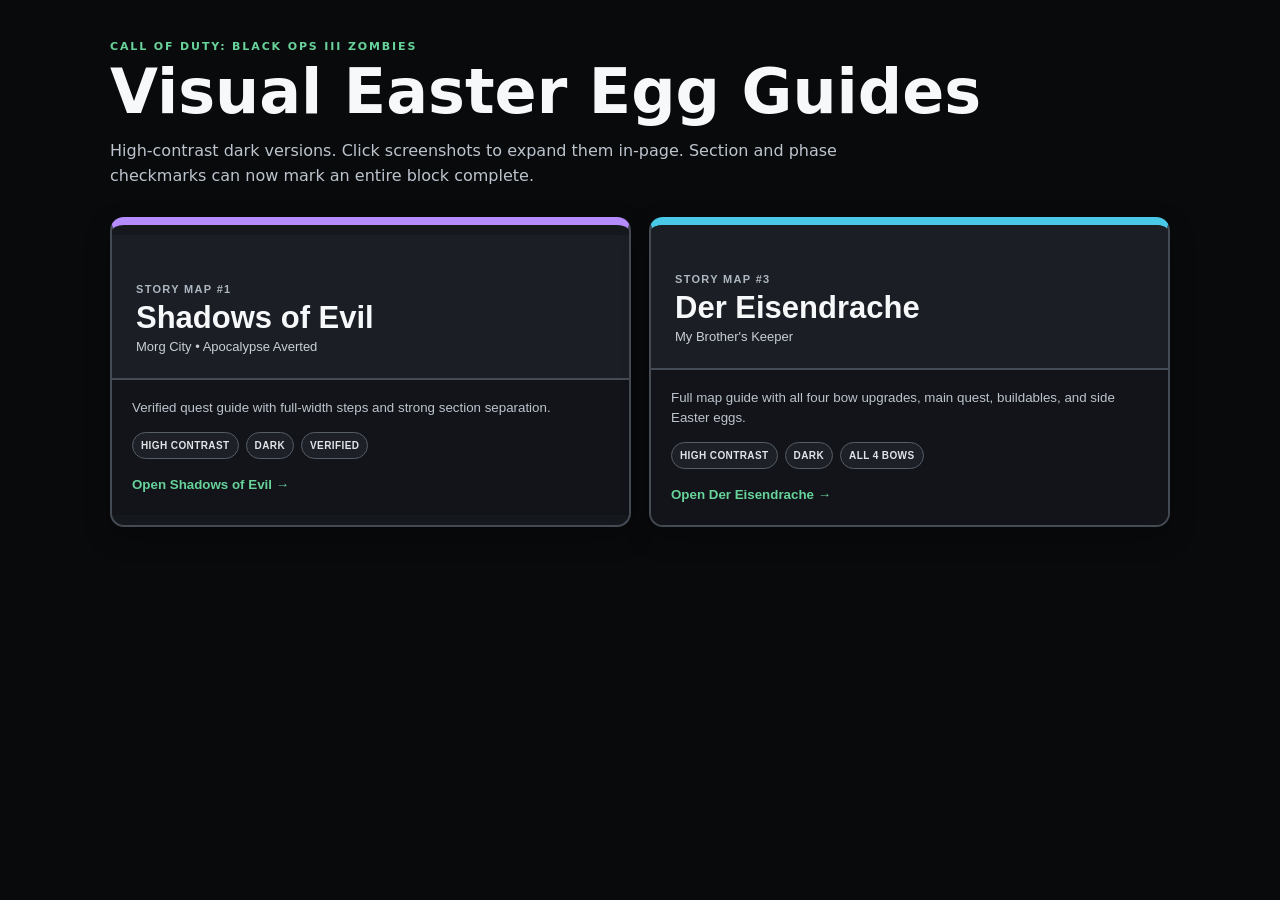
<file: index.html>
<!doctype html>
<html lang="en">
<head>
<meta charset="utf-8"><meta name="viewport" content="width=device-width,initial-scale=1">
<title>BO3 Zombies Visual Easter Egg Guides — High Contrast v6</title>
<style>
:root{--bg:#090a0c;--panel:#15181d;--panel2:#20242b;--line:#444b55;--text:#f7f8fa;--muted:#bcc4cd;--cyan:#49c8e8;--purple:#b58cff;--green:#67d39a}
*{box-sizing:border-box}
html,body{margin:0;min-height:100%;background:var(--bg);color:var(--text);font-family:Inter,system-ui,-apple-system,"Segoe UI",Arial,sans-serif}
body{overflow:hidden}
#chooser{height:100vh;overflow:auto;background:#090a0c}
.wrap{max-width:1100px;margin:auto;padding:40px 20px 70px}
.eyebrow{font-size:11px;letter-spacing:.17em;text-transform:uppercase;color:var(--green);font-weight:900}
h1{font-size:clamp(36px,6vw,62px);line-height:1;margin:8px 0 12px}
.lead{max-width:760px;color:var(--muted);font-size:16px;line-height:1.55}
.grid{display:grid;grid-template-columns:repeat(2,minmax(0,1fr));gap:18px;margin-top:28px}
.mapbtn{width:100%;text-align:left;cursor:pointer;color:var(--text);border:2px solid var(--line);border-radius:14px;background:var(--panel);padding:0;overflow:hidden;box-shadow:0 10px 26px rgba(0,0,0,.28);transition:.15s}
.mapbtn:hover{transform:translateY(-3px);border-color:#78828d}
.mapbtn.soe{border-top:8px solid var(--purple)}.mapbtn.de{border-top:8px solid var(--cyan)}
.top{min-height:145px;padding:24px;display:flex;flex-direction:column;justify-content:flex-end;background:#1b1f25;border-bottom:2px solid var(--line)}
.order{font-size:11px;text-transform:uppercase;letter-spacing:.12em;font-weight:900;color:#aeb7c1}
.mapbtn h2{font-size:31px;line-height:1.05;margin:7px 0 4px}
.tagline{color:#c8cfd6;font-size:13px}
.body{padding:18px 20px 20px;color:var(--muted);line-height:1.5;background:#121419}
.pills{display:flex;flex-wrap:wrap;gap:7px;margin:14px 0 16px}
.pill{font-size:10px;font-weight:800;letter-spacing:.04em;text-transform:uppercase;border:1px solid #555d67;border-radius:999px;padding:5px 8px;color:#e0e4e8;background:#1d2026}
.open{font-weight:900;color:var(--green)}
#viewer{display:none;height:100vh;background:#000}
.viewerbar{height:52px;display:flex;align-items:center;gap:10px;padding:8px 12px;background:#0d0f12;border-bottom:2px solid var(--line)}
.back{border:1px solid #555d67;background:#191c21;color:#fff;border-radius:7px;padding:8px 11px;font-weight:850;cursor:pointer}
#viewtitle{font-weight:900}
iframe{width:100%;height:calc(100vh - 52px);border:0;background:#090a0c}
@media(max-width:760px){.grid{grid-template-columns:1fr}}
</style>
</head>
<body>
<section id="chooser"><div class="wrap">
  <div class="eyebrow">Call of Duty: Black Ops III Zombies</div>
  <h1>Visual Easter Egg Guides</h1>
  <p class="lead">High-contrast dark versions. Click screenshots to expand them in-page. Section and phase checkmarks can now mark an entire block complete.</p>
  <div class="grid">
    <button class="mapbtn soe" onclick="openGuide('soe')">
      <div class="top"><div class="order">Story Map #1</div><h2>Shadows of Evil</h2><div class="tagline">Morg City • Apocalypse Averted</div></div>
      <div class="body">Verified quest guide with full-width steps and strong section separation.
        <div class="pills"><span class="pill">High Contrast</span><span class="pill">Dark</span><span class="pill">Verified</span></div>
        <div class="open">Open Shadows of Evil →</div>
      </div>
    </button>
    <button class="mapbtn de" onclick="openGuide('de')">
      <div class="top"><div class="order">Story Map #3</div><h2>Der Eisendrache</h2><div class="tagline">My Brother's Keeper</div></div>
      <div class="body">Full map guide with all four bow upgrades, main quest, buildables, and side Easter eggs.
        <div class="pills"><span class="pill">High Contrast</span><span class="pill">Dark</span><span class="pill">All 4 Bows</span></div>
        <div class="open">Open Der Eisendrache →</div>
      </div>
    </button>
  </div>
</div></section>

<section id="viewer">
  <div class="viewerbar"><button class="back" onclick="backToMaps()">← All Maps</button><div id="viewtitle"></div></div>
  <iframe id="guideframe" sandbox="allow-scripts allow-same-origin allow-popups"></iframe>
</section>

<template id="soe-template">&lt;!doctype html&gt;
&lt;html lang=&quot;en&quot;&gt;&lt;head&gt;
&lt;meta charset=&quot;utf-8&quot;&gt;&lt;meta name=&quot;viewport&quot; content=&quot;width=device-width,initial-scale=1&quot;&gt;
&lt;title&gt;Shadows of Evil Visual Easter Egg Guide — High Contrast v6&lt;/title&gt;
&lt;style&gt;
:root{
 --bg:#080c11;--panel:#101820;--panel2:#17212b;--zebra1:#101820;--zebra2:#1a2530;
 --sub1:#0d151d;--sub2:#141e27;--line:#2a3b4a;--text:#f2f5f7;--muted:#aab5c0;
 --accent:#88cfff;--green:#8fe3b3;--gold:#e9c878;--red:#ff9a8e;--shadow:0 10px 28px rgba(0,0,0,.25)
}
*{box-sizing:border-box}html{scroll-behavior:smooth}
body{margin:0;background:linear-gradient(#080c11,#0b1117 42%,#070a0e);color:var(--text);font-family:Inter,system-ui,-apple-system,Segoe UI,Arial,sans-serif;line-height:1.48}
a{color:#8ed6ff}header{position:sticky;top:0;z-index:40;background:rgba(8,12,17,.95);backdrop-filter:blur(12px);border-bottom:1px solid var(--line)}
.top{max-width:1500px;margin:auto;padding:15px 18px 11px}.eyebrow{font-size:11px;letter-spacing:.16em;text-transform:uppercase;color:var(--green);font-weight:900}
h1{margin:3px 0 6px;font-size:clamp(28px,4vw,44px);line-height:1}.sub{font-size:13px;color:var(--muted);margin-bottom:10px}
.controls{display:flex;gap:7px;flex-wrap:wrap}.search{flex:1;min-width:230px;padding:10px 12px;border:1px solid var(--line);border-radius:10px;background:#090f15;color:var(--text)}
button{font:inherit}.btn{border:1px solid var(--line);background:#111a23;color:var(--text);border-radius:10px;padding:9px 11px;cursor:pointer;font-weight:780}.btn:hover{border-color:var(--accent)}
.progressbar{height:3px;background:#161b22}.progressfill{height:100%;width:0;background:linear-gradient(90deg,var(--accent),var(--green))}
main{max-width:1500px;margin:auto;padding:20px 18px 70px}.callout{padding:14px 16px;border:1px solid #365064;border-radius:13px;background:#101922;color:#c9d6df;margin-bottom:13px}
.callout strong{color:#fff}.warning{border-color:#76523f;background:#231913;color:#efd2c0}.verified{border-color:#39634d;background:#102119;color:#cce7d6}

details.section,details.group,details.quick{border:1px solid var(--line);border-radius:14px;margin:12px 0;overflow:hidden;background:#0d141b}
summary{list-style:none;cursor:pointer}summary::-webkit-details-marker{display:none}
.sectionhead,.grouphead,.quickhead{display:flex;justify-content:space-between;gap:14px;align-items:center;padding:15px}
#content &gt; details.section:nth-of-type(odd) &gt; .sectionhead{background:var(--zebra1);border-left:5px solid #55728b}
#content &gt; details.section:nth-of-type(even) &gt; .sectionhead{background:var(--zebra2);border-left:5px solid #788995}
#content &gt; details.section:nth-of-type(odd)[open] &gt; .sectionhead,
#content &gt; details.section:nth-of-type(even)[open] &gt; .sectionhead{border-bottom:1px solid var(--line)}
.sectionbody &gt; details.group:nth-of-type(odd) &gt; .grouphead{background:var(--sub1)}
.sectionbody &gt; details.group:nth-of-type(even) &gt; .grouphead{background:var(--sub2)}
.sectionhead:hover,.grouphead:hover,.quickhead:hover{filter:brightness(1.08)}
.quickhead{background:#111a23;border-left:5px solid #55728b}
.sectionname{font-size:clamp(21px,2.5vw,30px);font-weight:900}.num{color:var(--accent);margin-right:8px}.desc{font-size:13px;color:var(--muted);margin-top:3px}
.chev{font-size:23px;color:var(--accent);transition:.18s}details[open]&gt;.sectionhead .chev,details[open]&gt;.grouphead .chev,details[open]&gt;.quickhead .chev{transform:rotate(90deg)}
.sectionbody{padding:0 11px 13px;background:#0a1117}.groupbody{padding:0 11px 11px;background:#0b1218}.grouptitle{font-size:18px;font-weight:880}
.effect{margin-top:7px;padding:8px 10px;border-left:3px solid var(--green);background:#102019;border-radius:0 8px 8px 0;color:#cce9d8;font-size:12.5px}

.cards{display:grid;grid-template-columns:repeat(auto-fit,minmax(310px,1fr));gap:11px;padding-top:11px}
.card{border:1px solid #263746;border-radius:12px;background:#111a23;overflow:hidden;box-shadow:var(--shadow)}
.cards .card:nth-child(even){background:#17212a}.card.done{opacity:.62;border-color:#31674d}
.cardhead{display:flex;gap:10px;padding:13px 13px 8px}.cbwrap{width:23px;height:23px;min-width:23px;position:relative}.cbwrap input{position:absolute;opacity:0}
.fake{width:23px;height:23px;border:2px solid #5a6f82;border-radius:7px;display:block}.cbwrap input:checked+.fake{border-color:var(--green);background:#153526}
.cbwrap input:checked+.fake:after{content:&quot;✓&quot;;position:absolute;left:3px;top:-5px;font-size:22px;color:var(--green);font-weight:900}
.code{font-size:10px;color:#90cbff;font-weight:900;letter-spacing:.12em}.card h3{font-size:17px;line-height:1.25;margin:2px 0}.card.done h3{text-decoration:line-through}
.badge{display:inline-block;margin-top:6px;border:1px solid var(--line);border-radius:999px;padding:2px 7px;font-size:9.5px;text-transform:uppercase;letter-spacing:.08em;color:var(--gold)}
.body{padding:0 13px 13px}.label{font-size:10px;text-transform:uppercase;letter-spacing:.12em;color:#8497a8;font-weight:900;margin-top:8px}
.todo{padding-left:20px;margin:4px 0}.todo li{margin:5px 0;font-size:13.5px}.todo li::marker{color:var(--green)}.look{color:var(--muted);font-size:13px;margin:4px 0}
.warn,.note{padding:8px 10px;border-radius:8px;margin-top:9px;font-size:12.5px}.warn{border:1px solid #76483f;background:#251513;color:#ffd0c6}.note{border:1px solid #405568;background:#101b25;color:#cce0f0}
.img{display:block;border-top:1px solid #1b2a38;background:#05080c}.img img{display:block;width:100%;aspect-ratio:16/9;object-fit:cover}
.img .fallback{display:none;padding:30px;text-align:center;color:#ffb4aa}.img.failed img{display:none}.img.failed .fallback{display:block}.credit{display:flex;justify-content:space-between;padding:7px 9px;font-size:10px;color:#74889b;background:#081019}.credit span:last-child{color:#8bd8ff}
.quickgrid{display:grid;grid-template-columns:repeat(auto-fit,minmax(290px,1fr));gap:3px 18px;padding:0 15px 15px;background:#0b1218}.q{display:flex;gap:8px;color:var(--muted);font-size:14px;padding:4px}.qn{color:var(--green);font-weight:900}
.sources{border-top:1px solid var(--line);margin-top:36px;padding-top:22px}.source{padding:12px;border:1px solid var(--line);border-radius:10px;background:#111a23;margin:8px 0}.source:nth-child(even){background:#18232d}.source h3{margin:0 0 3px;font-size:15px}.source p{margin:0;color:var(--muted);font-size:13px}.hidden{display:none!important}
@media(max-width:750px){header{position:relative}.cards{grid-template-columns:1fr}.quickgrid{grid-template-columns:1fr}}
&lt;/style&gt;
&lt;style id=&quot;readability-v3&quot;&gt;
/* ===== Readability v3: stronger hierarchy, full-width steps, light theme ===== */
:root{
  --bg:#eef2f5 !important;
  --panel:#ffffff !important;
  --panel2:#f7f9fb !important;
  --zebra1:#ffffff !important;
  --zebra2:#e9eef3 !important;
  --sub1:#f4f7f9 !important;
  --sub2:#e8eef3 !important;
  --line:#c7d0d8 !important;
  --text:#17212b !important;
  --muted:#566675 !important;
  --accent:#1769aa !important;
  --green:#276d49 !important;
  --gold:#7b5b13 !important;
  --red:#9b302b !important;
  --shadow:0 3px 12px rgba(20,35,50,.10) !important;
}
body{
  background:#eef2f5 !important;
  color:var(--text) !important;
}
header{
  background:rgba(255,255,255,.97) !important;
  border-bottom:1px solid var(--line) !important;
  box-shadow:0 2px 8px rgba(20,35,50,.08);
}
.eyebrow{color:#1769aa !important}
.sub{color:#566675 !important}
.search,.btn{
  background:#fff !important;
  color:#17212b !important;
  border-color:#bfc9d2 !important;
}
.progressbar{background:#dfe5ea !important}
.progressfill{background:#1769aa !important}

main{max-width:1280px !important}

.callout{
  background:#fff !important;
  color:#283745 !important;
  border:1px solid #c7d0d8 !important;
  border-left:6px solid #1769aa !important;
  box-shadow:0 2px 8px rgba(20,35,50,.07);
}
.callout.warning{
  background:#fff4d6 !important;
  border-left-color:#d2a51f !important;
  color:#553f12 !important;
}
.callout.verified{
  background:#eaf6ef !important;
  border-left-color:#4d986d !important;
  color:#234d36 !important;
}

/* FAST RUN: make it read like a numbered checklist instead of a loose grid */
details.quick{
  background:#fff !important;
  border:1px solid #c7d0d8 !important;
  box-shadow:0 3px 12px rgba(20,35,50,.08) !important;
}
.quickhead{
  background:#1d2b38 !important;
  color:#fff !important;
  border-left:0 !important;
}
.quickhead .sectionname,.quickhead .desc{color:#fff !important}
.quickgrid{
  display:block !important;
  padding:0 !important;
  background:#fff !important;
}
.q{
  display:grid !important;
  grid-template-columns:46px 1fr !important;
  gap:10px !important;
  padding:12px 16px !important;
  border-top:1px solid #d5dde4 !important;
  color:#263746 !important;
  font-size:14px !important;
}
.q:nth-child(even){background:#eef2f5 !important}
.qn{
  display:grid !important;
  place-items:center !important;
  width:30px !important;height:30px !important;
  border-radius:50% !important;
  background:#1769aa !important;color:#fff !important;
}

/* MAIN SECTION HEADERS: solid, unmistakable bands */
details.section{
  background:#fff !important;
  border:1px solid #bfc9d2 !important;
  box-shadow:0 4px 14px rgba(20,35,50,.09) !important;
  margin:20px 0 !important;
}
#content &gt; details.section &gt; .sectionhead{
  background:#1d2b38 !important;
  border-left:0 !important;
  color:#fff !important;
  padding:20px !important;
}
#content &gt; details.section:nth-of-type(even) &gt; .sectionhead{
  background:#294155 !important;
}
.sectionhead .sectionname{color:#fff !important}
.sectionhead .desc{color:#d7e1e8 !important}
.sectionhead .num{
  display:inline-grid !important;
  place-items:center !important;
  width:34px !important;height:34px !important;
  margin-right:10px !important;
  border-radius:7px !important;
  background:#fff !important;
  color:#1d2b38 !important;
}
.sectionhead .chev{color:#fff !important}
.sectionbody{
  background:#f3f6f8 !important;
  padding:16px !important;
}

/* SUBSECTION HEADERS: another strong visual level */
details.group{
  background:#fff !important;
  border:1px solid #c5cfd7 !important;
  margin:0 0 18px !important;
  box-shadow:none !important;
}
.sectionbody &gt; details.group &gt; .grouphead{
  background:#dfe7ed !important;
  padding:15px 17px !important;
  border-left:6px solid #57748a !important;
}
.sectionbody &gt; details.group:nth-of-type(even) &gt; .grouphead{
  background:#cfdbe4 !important;
  border-left-color:#7b8f9d !important;
}
.grouptitle{
  color:#17212b !important;
  font-size:19px !important;
}
.grouphead .desc{color:#4f6070 !important}
.grouphead .chev{color:#294155 !important}
.effect{
  background:#e7f5ec !important;
  color:#254f38 !important;
  border-left-color:#4b9a6a !important;
}
.groupbody{
  background:#fff !important;
  padding:0 !important;
}

/* BIG CHANGE: one full-width step per row, no dense card grid */
.cards{
  display:block !important;
  padding:0 !important;
}
.card{
  display:grid !important;
  grid-template-columns:minmax(0,1fr) minmax(280px,390px) !important;
  grid-template-rows:auto 1fr !important;
  column-gap:22px !important;
  margin:0 !important;
  border:0 !important;
  border-top:1px solid #cbd4dc !important;
  border-radius:0 !important;
  background:#fff !important;
  box-shadow:none !important;
  overflow:hidden !important;
}
.card:first-child{border-top:0 !important}
.card:nth-child(even){background:#edf2f6 !important}
.card:not(:has(.img)){
  grid-template-columns:1fr !important;
}
.cardhead{
  grid-column:1 !important;
  grid-row:1 !important;
  padding:18px 18px 6px !important;
  gap:12px !important;
}
.body{
  grid-column:1 !important;
  grid-row:2 !important;
  padding:0 18px 20px !important;
}
.img{
  grid-column:2 !important;
  grid-row:1 / span 2 !important;
  align-self:center !important;
  margin:18px !important;
  border:1px solid #bdc8d1 !important;
  border-radius:9px !important;
  overflow:hidden !important;
  background:#fff !important;
  box-shadow:0 2px 7px rgba(20,35,50,.10) !important;
}
.img img{
  aspect-ratio:16/9 !important;
}
.credit{
  background:#fff !important;
  color:#5c6d7c !important;
  border-top:1px solid #d4dce2 !important;
}
.credit span:last-child{color:#1769aa !important}

.code{
  display:inline-block !important;
  background:#1769aa !important;
  color:#fff !important;
  padding:3px 7px !important;
  border-radius:5px !important;
  letter-spacing:.08em !important;
  margin-bottom:4px !important;
}
.card h3{
  color:#17212b !important;
  font-size:19px !important;
  margin:3px 0 !important;
}
.badge{
  background:#fff !important;
  border-color:#bac5ce !important;
  color:#5a4a1c !important;
}
.label{
  color:#50606f !important;
  margin-top:14px !important;
}
.todo li{
  font-size:14px !important;
  margin:8px 0 !important;
  color:#1c2833 !important;
}
.todo li::marker{color:#276d49 !important}
.look{color:#4f6070 !important}
.warn{
  background:#fff4d6 !important;
  color:#5d4512 !important;
  border:0 !important;
  border-left:5px solid #d2a51f !important;
}
.note{
  background:#e9f3fa !important;
  color:#294b60 !important;
  border:0 !important;
  border-left:5px solid #68a6cc !important;
}
.card.done{
  opacity:.55 !important;
}
.card.done h3{color:#53616c !important}

/* SOURCES */
.sources{color:#17212b !important}
.source{
  background:#fff !important;
  border-color:#c5cfd7 !important;
  color:#17212b !important;
}
.source:nth-child(even){background:#edf2f6 !important}
.source p{color:#566675 !important}

/* Mobile: keep the same strong hierarchy, put image below text */
@media(max-width:820px){
  header{position:relative !important}
  .card,.card:not(:has(.img)){
    grid-template-columns:1fr !important;
  }
  .cardhead{grid-column:1 !important;grid-row:1 !important}
  .body{grid-column:1 !important;grid-row:2 !important}
  .img{
    grid-column:1 !important;
    grid-row:3 !important;
    margin:0 18px 18px !important;
  }
}
&lt;/style&gt;


&lt;style id=&quot;high-contrast-v4&quot;&gt;
/* HIGH-CONTRAST DARK READABILITY PASS
   One section = one accent color. Neutral content areas. Hard visual separators. */
:root{
  --hc-bg:#090a0c;
  --hc-surface:#131519;
  --hc-surface2:#1d2026;
  --hc-surface3:#262a31;
  --hc-line:#444a53;
  --hc-line-strong:#606874;
  --hc-text:#f7f8fa;
  --hc-muted:#c2c8d0;
  --hc-dim:#9099a4;
  --hc-cyan:#49c8e8;
  --hc-amber:#f0b84b;
  --hc-green:#67d39a;
  --hc-purple:#b58cff;
  --hc-coral:#ff8178;
  --hc-yellow:#ffd86b;
  --hc-blue:#79cfff;
}
html{background:var(--hc-bg)!important}
body{
  background:var(--hc-bg)!important;
  color:var(--hc-text)!important;
  font-size:15px!important;
}
header{
  background:rgba(9,10,12,.97)!important;
  border-bottom:2px solid var(--hc-line)!important;
  box-shadow:0 3px 12px rgba(0,0,0,.35)!important;
}
h1{color:#fff!important}
.search{
  background:#101216!important;
  color:#fff!important;
  border:1px solid #59616c!important;
}
.search::placeholder{color:#8e98a4!important}
.btn,.navbtn,.toolbtn{
  background:#171a1f!important;
  color:#f4f6f8!important;
  border:1px solid #505761!important;
  box-shadow:none!important;
}
.btn:hover,.navbtn:hover,.toolbtn:hover{background:#22262d!important}
button[data-go=&quot;setup&quot;]{border-bottom:4px solid var(--hc-cyan)!important}
button[data-go=&quot;pap&quot;],button[data-go=&quot;buildables&quot;]{border-bottom:4px solid var(--hc-amber)!important}
button[data-go=&quot;bows&quot;]{border-bottom:4px solid var(--hc-green)!important}
button[data-go=&quot;main&quot;]{border-bottom:4px solid var(--hc-purple)!important}
button[data-go=&quot;side&quot;]{border-bottom:4px solid var(--hc-coral)!important}
.progressbar{background:#20242a!important;height:5px!important}
.progressfill{background:#79cfff!important}

main{max-width:1320px!important}

/* Keep the opening area quiet. Technical/meta boxes are hidden so the quest starts sooner. */
.readability-key{
  display:flex;flex-wrap:wrap;gap:8px 14px;
  margin:2px 0 18px;padding:11px 13px;
  background:#111318;border:1px solid #3d434c;border-radius:10px;
  color:#c8ced5;font-size:12px;font-weight:750
}
.readability-key span{display:inline-flex;align-items:center;gap:6px}
.readability-key i{width:10px;height:10px;border-radius:3px;display:inline-block}
.readability-key .c1 i{background:var(--hc-cyan)}
.readability-key .c2 i{background:var(--hc-amber)}
.readability-key .c3 i{background:var(--hc-green)}
.readability-key .c4 i{background:var(--hc-purple)}
.readability-key .c5 i{background:var(--hc-coral)}

/* Fast route: a real numbered list instead of floating tiles */
details.quick{
  background:#111318!important;
  border:2px solid #414751!important;
  box-shadow:none!important;
  border-radius:12px!important
}
.quick-summary,.quickhead{
  background:#181b20!important;
  color:#fff!important;
  border:0!important;
  padding:16px 18px!important
}
.quick-grid,.quickgrid{
  display:block!important;
  background:#0f1114!important;
  padding:0!important
}
.quick-item,.q{
  display:grid!important;
  grid-template-columns:48px 1fr!important;
  gap:10px!important;
  align-items:start!important;
  margin:0!important;
  padding:11px 16px!important;
  color:#e8ebef!important;
  border-top:1px solid #3a4048!important
}
.quick-item:nth-child(even),.q:nth-child(even){background:#191c21!important}
.quick-num,.qn{
  display:grid!important;place-items:center!important;
  width:31px!important;height:31px!important;
  border-radius:7px!important;
  background:#303640!important;
  color:#fff!important;font-weight:900!important
}

/* Notes and warnings are deliberately different from normal content */
.warn{
  background:#332a12!important;
  color:#ffe7a5!important;
  border:1px solid #8c7022!important;
  border-left:6px solid var(--hc-yellow)!important;
  border-radius:7px!important
}
.note{
  background:#112637!important;
  color:#d5edff!important;
  border:1px solid #345c79!important;
  border-left:6px solid var(--hc-blue)!important;
  border-radius:7px!important
}
.group-effect,.effect{
  background:#12291f!important;
  color:#d6f3e2!important;
  border-left:6px solid var(--hc-green)!important;
  border-radius:7px!important
}

/* Stronger text hierarchy */
.label{
  color:#b9c1ca!important;
  font-size:11px!important;
  letter-spacing:.13em!important;
  font-weight:900!important;
  margin-top:14px!important
}
.todo li{
  color:#f2f4f6!important;
  font-size:14.5px!important;
  margin:8px 0!important;
  line-height:1.52!important
}
.look{
  color:#c4cbd3!important;
  line-height:1.5!important
}
.badge{background:#0f1114!important;border-color:#59616c!important;color:#e5e8eb!important}
.fake{border-color:#77818c!important}
.card.done{opacity:.55!important}

/* Mobile */
@media(max-width:850px){
  header{position:relative!important}
}
&lt;/style&gt;

&lt;style&gt;
main &gt; .callout:not(.warning){display:none!important}
.sitebar{display:none!important}
&lt;/style&gt;

&lt;style id=&quot;soe-high-contrast-layout&quot;&gt;
/* Per-section accent identity */
#content &gt; details.section:nth-of-type(1){--section-accent:var(--hc-cyan)}
#content &gt; details.section:nth-of-type(2){--section-accent:var(--hc-amber)}
#content &gt; details.section:nth-of-type(3){--section-accent:var(--hc-green)}
#content &gt; details.section:nth-of-type(4){--section-accent:var(--hc-purple)}
#content &gt; details.section:nth-of-type(5){--section-accent:var(--hc-coral)}

details.section{
  background:#0e1013!important;
  border:2px solid #40464f!important;
  box-shadow:0 6px 18px rgba(0,0,0,.28)!important;
  border-radius:12px!important;
  margin:20px 0!important
}
#content &gt; details.section &gt; .sectionhead{
  background:#15181d!important;
  border:0!important;
  border-left:9px solid var(--section-accent)!important;
  padding:19px 20px!important
}
.sectionname{color:#fff!important;font-size:clamp(22px,2.4vw,30px)!important}
.sectionhead .desc{color:#bcc4cd!important}
.num{
  display:inline-grid!important;place-items:center!important;
  width:34px!important;height:34px!important;
  border-radius:7px!important;margin-right:10px!important;
  background:var(--section-accent)!important;color:#08090b!important;
  font-weight:950!important
}
.sectionhead .chev{color:var(--section-accent)!important}
.sectionbody{background:#0b0d10!important;padding:16px!important}

details.group{
  background:#121419!important;
  border:1px solid #464d56!important;
  border-radius:10px!important;
  margin:0 0 18px!important;
  overflow:hidden!important
}
.sectionbody &gt; details.group &gt; .grouphead,
.sectionbody &gt; details.group:nth-of-type(even) &gt; .grouphead{
  background:#22262c!important;
  border:0!important;
  border-left:5px solid var(--section-accent)!important;
  padding:14px 16px!important
}
.grouptitle{color:#fff!important;font-size:18px!important}
.grouphead .desc{color:#b8c0c9!important}
.grouphead .chev{color:var(--section-accent)!important}
.groupbody{background:#0d0f12!important;padding:0!important}

/* One step per horizontal row */
.cards{display:block!important;padding:0!important}
.card{
  display:grid!important;
  grid-template-columns:minmax(0,1fr) minmax(280px,400px)!important;
  grid-template-rows:auto 1fr!important;
  column-gap:22px!important;
  border:0!important;
  border-left:6px solid var(--section-accent)!important;
  border-top:2px solid #383e46!important;
  border-radius:0!important;
  background:#131519!important;
  box-shadow:none!important;
  transform:none!important
}
.card:first-child{border-top:0!important}
.card:nth-child(even){background:#1d2026!important}
.cardhead{
  grid-column:1!important;grid-row:1!important;
  padding:18px 18px 6px!important
}
.body{
  grid-column:1!important;grid-row:2!important;
  padding:0 18px 20px!important
}
.img{
  grid-column:2!important;grid-row:1 / span 2!important;
  align-self:center!important;
  margin:18px!important;
  border:2px solid #4d555f!important;
  border-radius:8px!important;
  overflow:hidden!important;
  background:#08090b!important
}
.credit{background:#101216!important;color:#aeb7c1!important;border-top:1px solid #3d444d!important}
.code{
  display:inline-block!important;
  background:var(--section-accent)!important;
  color:#08090b!important;
  border-radius:5px!important;
  padding:3px 7px!important;
  margin-bottom:4px!important;
  font-weight:950!important
}
.card h3{color:#fff!important;font-size:19px!important}
.card:not(:has(.img)){grid-template-columns:1fr!important}

@media(max-width:850px){
  .card,.card:not(:has(.img)){grid-template-columns:1fr!important}
  .cardhead{grid-column:1!important;grid-row:1!important}
  .body{grid-column:1!important;grid-row:2!important}
  .img{grid-column:1!important;grid-row:3!important;margin:0 18px 18px!important}
}
&lt;/style&gt;


&lt;style id=&quot;image-lightbox-v5&quot;&gt;
/* In-page image expansion */
.img, .imgwrap {
  cursor: zoom-in !important;
}
.img .credit span:last-child,
.imgwrap .imgcredit span:last-child {
  color: #aeb8c2 !important;
}
.image-lightbox {
  position: fixed;
  inset: 0;
  z-index: 99999;
  display: none;
  align-items: center;
  justify-content: center;
  padding: 26px;
  background: rgba(0,0,0,.90);
  backdrop-filter: blur(5px);
}
.image-lightbox.open { display: flex; }
.image-lightbox-inner {
  position: relative;
  width: min(96vw, 1500px);
  height: min(94vh, 1000px);
  display: flex;
  align-items: center;
  justify-content: center;
}
.image-lightbox-img {
  display: block;
  max-width: 100%;
  max-height: 100%;
  width: auto;
  height: auto;
  object-fit: contain;
  border: 2px solid #626b76;
  border-radius: 10px;
  background: #07080a;
  box-shadow: 0 18px 60px rgba(0,0,0,.65);
  cursor: zoom-out;
}
.image-lightbox-close {
  position: fixed;
  top: 16px;
  right: 20px;
  z-index: 100000;
  width: 44px;
  height: 44px;
  border: 1px solid #6b747f;
  border-radius: 50%;
  background: #16191e;
  color: #fff;
  font-size: 28px;
  line-height: 1;
  font-weight: 700;
  cursor: pointer;
}
.image-lightbox-close:hover { background: #292e35; }
.image-lightbox-hint {
  position: fixed;
  left: 50%;
  bottom: 14px;
  transform: translateX(-50%);
  padding: 7px 11px;
  border: 1px solid #4e5660;
  border-radius: 999px;
  background: rgba(17,20,24,.92);
  color: #c9d0d7;
  font-size: 12px;
  white-space: nowrap;
}
body.lightbox-open { overflow: hidden !important; }

@media (max-width: 700px) {
  .image-lightbox { padding: 12px; }
  .image-lightbox-inner {
    width: 100vw;
    height: 90vh;
  }
  .image-lightbox-close {
    top: 10px;
    right: 10px;
  }
}
&lt;/style&gt;


&lt;style id=&quot;bulk-check-zebra-v6&quot;&gt;
/* ===== v6: zebra subsection headers + whole-section / whole-phase checkboxes ===== */

/* Stronger zebra separation for subsection / phase headers */
.sectionbody &gt; details.group:nth-of-type(odd) &gt; .grouphead,
.section-inner &gt; details.group:nth-of-type(odd) &gt; .group-head {
  background:#20242a !important;
}
.sectionbody &gt; details.group:nth-of-type(even) &gt; .grouphead,
.section-inner &gt; details.group:nth-of-type(even) &gt; .group-head {
  background:#2c3138 !important;
}

/* Main Quest phases get a subtle purple zebra identity instead of one flat purple look */
#content &gt; details.section:nth-of-type(4) .sectionbody &gt; details.group:nth-of-type(odd) &gt; .grouphead,
#content &gt; details.big-section:nth-of-type(4) .section-inner &gt; details.group:nth-of-type(odd) &gt; .group-head {
  background:#26202f !important;
}
#content &gt; details.section:nth-of-type(4) .sectionbody &gt; details.group:nth-of-type(even) &gt; .grouphead,
#content &gt; details.big-section:nth-of-type(4) .section-inner &gt; details.group:nth-of-type(even) &gt; .group-head {
  background:#342a40 !important;
}

/* Bulk check control used in top-level sections and subsection/phase headers */
.bulk-check-wrap {
  display:inline-flex;
  align-items:center;
  gap:7px;
  flex:0 0 auto;
  padding:6px 9px;
  border:1px solid #626b76;
  border-radius:8px;
  background:#101216;
  color:#e6ebef;
  font-size:11px;
  font-weight:900;
  letter-spacing:.04em;
  text-transform:uppercase;
  cursor:pointer;
  user-select:none;
}
.bulk-check-wrap:hover {
  background:#1b1f24;
  border-color:#89939e;
}
.bulk-check-wrap input {
  appearance:none;
  -webkit-appearance:none;
  width:19px;
  height:19px;
  margin:0;
  border:2px solid #89939e;
  border-radius:5px;
  background:#08090b;
  display:grid;
  place-content:center;
  cursor:pointer;
}
.bulk-check-wrap input::before {
  content:&quot;&quot;;
  width:10px;
  height:10px;
  transform:scale(0);
  transition:transform .08s ease-in-out;
  clip-path:polygon(14% 44%,0 59%,39% 100%,100% 18%,84% 3%,37% 70%);
  background:#08100b;
}
.bulk-check-wrap input:checked {
  background:#77dda3;
  border-color:#77dda3;
}
.bulk-check-wrap input:checked::before {
  transform:scale(1);
}
.bulk-check-wrap input:indeterminate {
  background:#f0b84b;
  border-color:#f0b84b;
}
.bulk-check-wrap input:indeterminate::before {
  transform:scale(1);
  clip-path:none;
  width:10px;
  height:3px;
  background:#17120a;
}
.bulk-check-wrap.complete {
  border-color:#5ca77a;
  background:#13261c;
  color:#bde9cd;
}
.bulk-check-wrap.partial {
  border-color:#997c35;
  background:#292313;
  color:#f3dda6;
}

/* Keep controls and chevrons visually separated */
.bulk-right {
  display:flex;
  align-items:center;
  gap:9px;
  flex:0 0 auto;
}

/* On narrow screens, do not let the header controls crush the title */
@media(max-width:720px){
  .bulk-check-wrap .bulk-label-text { display:none; }
  .bulk-check-wrap { padding:6px; }
  .bulk-right { gap:6px; }
}
&lt;/style&gt;

&lt;/head&gt;&lt;body&gt;
&lt;header&gt;&lt;div class=&quot;top&quot;&gt;&lt;div class=&quot;eyebrow&quot;&gt;Black Ops III Zombies • Morg City&lt;/div&gt;&lt;h1&gt;Shadows of Evil Visual Easter Egg Guide&lt;/h1&gt;
&lt;div class=&quot;sub&quot;&gt;Readability v3 • full-width steps • strong hierarchy • zebra rows&lt;/div&gt;
&lt;div class=&quot;controls&quot;&gt;&lt;input id=&quot;search&quot; class=&quot;search&quot; placeholder=&quot;Search: ritual, sword, flag, Margwa, Shield...&quot;&gt;
&lt;button class=&quot;btn nav&quot; data-go=&quot;setup&quot;&gt;1 Setup&lt;/button&gt;&lt;button class=&quot;btn nav&quot; data-go=&quot;pap&quot;&gt;2 PaP&lt;/button&gt;&lt;button class=&quot;btn nav&quot; data-go=&quot;buildables&quot;&gt;3 Gear&lt;/button&gt;
&lt;button class=&quot;btn nav&quot; data-go=&quot;main&quot;&gt;4 Main EE&lt;/button&gt;&lt;button class=&quot;btn nav&quot; data-go=&quot;side&quot;&gt;5 Side EEs&lt;/button&gt;&lt;button id=&quot;expand&quot; class=&quot;btn&quot;&gt;Expand all&lt;/button&gt;&lt;button id=&quot;reset&quot; class=&quot;btn&quot;&gt;Reset checks&lt;/button&gt;&lt;/div&gt;&lt;/div&gt;
&lt;div class=&quot;progressbar&quot;&gt;&lt;div id=&quot;progress&quot; class=&quot;progressfill&quot;&gt;&lt;/div&gt;&lt;/div&gt;&lt;/header&gt;
&lt;main&gt;

&lt;div class=&quot;readability-key&quot; aria-label=&quot;Section color key&quot;&gt;
  &lt;span class=&quot;c1&quot;&gt;&lt;i&gt;&lt;/i&gt;1 Setup&lt;/span&gt;
  &lt;span class=&quot;c2&quot;&gt;&lt;i&gt;&lt;/i&gt;2 Pack-a-Punch&lt;/span&gt;
  &lt;span class=&quot;c3&quot;&gt;&lt;i&gt;&lt;/i&gt;3 Gear&lt;/span&gt;
  &lt;span class=&quot;c4&quot;&gt;&lt;i&gt;&lt;/i&gt;4 Main Easter Egg&lt;/span&gt;
  &lt;span class=&quot;c5&quot;&gt;&lt;i&gt;&lt;/i&gt;5 Side Easter Eggs&lt;/span&gt;
&lt;/div&gt;

&lt;div class=&quot;callout&quot;&gt;&lt;strong&gt;READABILITY REDESIGN:&lt;/strong&gt; One step now uses one full-width row. Main sections use solid dark headers, subsections use gray headers, and individual steps alternate white/gray so your eye has a clear place to land.&lt;/div&gt;
&lt;div class=&quot;callout verified&quot;&gt;&lt;strong&gt;VERIFICATION PASS COMPLETE:&lt;/strong&gt; Core quest flow, PaP rituals, Sword + upgrade, Shield/Civil Protector, Flag mechanics, Shadowman fight, 4-player finale, and the listed side Easter eggs were cross-checked against the current MMMR Kennedy visual guide, the Steam 2024-updated community guide, CallOfDutyZombies, and a July 2026 Shadows main-quest guide.&lt;/div&gt;
&lt;div class=&quot;callout warning&quot;&gt;&lt;strong&gt;FULL STORY ENDING:&lt;/strong&gt; You still need &lt;strong&gt;4 players&lt;/strong&gt; for the Giant Gateworm finale and ending cutscene. With 1–3 players, the quest stops after capturing the Shadowman.&lt;/div&gt;
&lt;div class=&quot;callout&quot;&gt;&lt;strong&gt;Important verified clarifications:&lt;/strong&gt; the four PaP character rituals can be done in any order; the four Flag districts can also be completed in any order; a failed Flag can be retried immediately in the same round; only a successfully completed Flag district forces the next round.&lt;/div&gt;
&lt;details class=&quot;quick&quot;&gt;&lt;summary class=&quot;quickhead&quot;&gt;&lt;div&gt;&lt;div class=&quot;sectionname&quot;&gt;Fast Run Order&lt;/div&gt;&lt;div class=&quot;desc&quot;&gt;High-level verified route.&lt;/div&gt;&lt;/div&gt;&lt;div class=&quot;chev&quot;&gt;›&lt;/div&gt;&lt;/summary&gt;&lt;div id=&quot;quick&quot; class=&quot;quickgrid&quot;&gt;&lt;/div&gt;&lt;/details&gt;
&lt;div id=&quot;content&quot;&gt;&lt;/div&gt;
&lt;section class=&quot;sources&quot;&gt;&lt;h2&gt;Sources &amp; Cross-References&lt;/h2&gt;&lt;div id=&quot;sources&quot;&gt;&lt;/div&gt;&lt;/section&gt;
&lt;/main&gt;
&lt;script&gt;
const DATA=[{&quot;id&quot;: &quot;setup&quot;, &quot;number&quot;: &quot;1&quot;, &quot;title&quot;: &quot;Map Setup — Beast Mode, Power &amp; Travel&quot;, &quot;subtitle&quot;: &quot;Shadows of Evil has NO normal power switch. You power individual machines/doors with Beast Mode.&quot;, &quot;groups&quot;: [{&quot;title&quot;: &quot;How Power Works&quot;, &quot;summary&quot;: &quot;Use Beast Mode to shock fuse boxes beside perks and special doors.&quot;, &quot;effect&quot;: &quot;This is the map&#x27;s power system. Once you shock a fuse box, that perk/door stays powered for the rest of the game.&quot;, &quot;steps&quot;: [{&quot;id&quot;: &quot;SET-01&quot;, &quot;title&quot;: &quot;Enter Beast Mode&quot;, &quot;do&quot;: [&quot;Interact with a flaming purple Beast Mode chalice.&quot;, &quot;Beast Mode lasts about 25 seconds.&quot;, &quot;Use SHOCK on fuse boxes.&quot;, &quot;Use MELEE on Beast-marked crates and doors.&quot;, &quot;Use GRAPPLE on glowing grapple points.&quot;], &quot;look&quot;: &quot;A purple-flamed chalice like this one.&quot;, &quot;image&quot;: &quot;https://mmmrkennedy.com/games/BO3/shadows_of_evil/pictures/beast_mode/beast_mode_chalice.webp&quot;, &quot;tag&quot;: &quot;required&quot;, &quot;warn&quot;: &quot;&quot;, &quot;note&quot;: &quot;Verified charge rule: in co-op, a player normally gets one Beast charge per round. In solo you can hold up to 3 charges, but only 1 charge is replenished at the start of each round. A chalice that has been used stays inactive for the rest of that round.&quot;, &quot;source&quot;: &quot;MMMR Kennedy&quot;, &quot;asset&quot;: &quot;assets/soe_001_82f4a45e.webp&quot;}, {&quot;id&quot;: &quot;SET-02&quot;, &quot;title&quot;: &quot;Power each perk machine individually&quot;, &quot;do&quot;: [&quot;Find the fuse box beside the perk machine.&quot;, &quot;Enter Beast Mode.&quot;, &quot;Shock the fuse box.&quot;, &quot;The perk is now powered permanently for that game.&quot;], &quot;look&quot;: &quot;A small electrical box with a lightning-bolt symbol.&quot;, &quot;image&quot;: &quot;https://mmmrkennedy.com/games/BO3/shadows_of_evil/pictures/power/fuse_box.webp&quot;, &quot;tag&quot;: &quot;required&quot;, &quot;warn&quot;: &quot;&quot;, &quot;note&quot;: &quot;Juggernog, Speed Cola, and Double Tap rotate between Canals / Waterfront / Footlight. The broken bottle sign at each district entrance tells you which perk is there: red = Jug, green = Speed, orange = Double Tap.&quot;, &quot;source&quot;: &quot;MMMR Kennedy&quot;, &quot;asset&quot;: &quot;assets/soe_002_009d9d8b.webp&quot;}, {&quot;id&quot;: &quot;SET-03&quot;, &quot;title&quot;: &quot;Open the district power staircases&quot;, &quot;do&quot;: [&quot;Each major district has a staircase/door that only Beast Mode can power.&quot;, &quot;Grapple to the upper route.&quot;, &quot;Shock the district fuse box.&quot;, &quot;The staircase opens permanently.&quot;], &quot;look&quot;: &quot;These powered routes are important for Shield pieces, Fumigators, perk access, and side quests.&quot;, &quot;image&quot;: &quot;https://mmmrkennedy.com/games/BO3/shadows_of_evil/pictures/power/fuse_box.webp&quot;, &quot;tag&quot;: &quot;required&quot;, &quot;warn&quot;: &quot;&quot;, &quot;note&quot;: &quot;&quot;, &quot;source&quot;: &quot;MMMR Kennedy&quot;, &quot;asset&quot;: &quot;assets/soe_002_009d9d8b.webp&quot;}]}, {&quot;title&quot;: &quot;Rift Portals / Underground Access&quot;, &quot;summary&quot;: &quot;Open each Rift door in Beast Mode, then activate the portal normally.&quot;, &quot;effect&quot;: &quot;Rifts connect Canals, Waterfront, and Footlight directly to the Underground / Pack-a-Punch area.&quot;, &quot;steps&quot;: [{&quot;id&quot;: &quot;SET-R1&quot;, &quot;title&quot;: &quot;Canals Rift&quot;, &quot;do&quot;: [&quot;Go into the canal near the Mystery Box location.&quot;, &quot;In Beast Mode, melee the Rift door open.&quot;, &quot;Return to normal and interact with the portal to activate it.&quot;], &quot;look&quot;: &quot;Orange circular Rift portal.&quot;, &quot;image&quot;: &quot;https://mmmrkennedy.com/games/BO3/shadows_of_evil/pictures/rift_portals/rift.webp&quot;, &quot;tag&quot;: &quot;required&quot;, &quot;warn&quot;: &quot;&quot;, &quot;note&quot;: &quot;&quot;, &quot;source&quot;: &quot;MMMR Kennedy&quot;, &quot;asset&quot;: &quot;assets/soe_003_1b86ef3a.webp&quot;}, {&quot;id&quot;: &quot;SET-R2&quot;, &quot;title&quot;: &quot;Waterfront Rift&quot;, &quot;do&quot;: [&quot;Find the alley to the right of the Waterfront Mystery Box area.&quot;, &quot;Melee the Rift door open in Beast Mode.&quot;, &quot;Activate the Rift normally.&quot;], &quot;look&quot;: &quot;Orange circular Rift portal.&quot;, &quot;image&quot;: &quot;https://mmmrkennedy.com/games/BO3/shadows_of_evil/pictures/rift_portals/rift.webp&quot;, &quot;tag&quot;: &quot;required&quot;, &quot;warn&quot;: &quot;&quot;, &quot;note&quot;: &quot;&quot;, &quot;source&quot;: &quot;MMMR Kennedy&quot;, &quot;asset&quot;: &quot;assets/soe_003_1b86ef3a.webp&quot;}, {&quot;id&quot;: &quot;SET-R3&quot;, &quot;title&quot;: &quot;Footlight Rift&quot;, &quot;do&quot;: [&quot;Find the Rift door near where Jessica&#x27;s ritual-item box falls.&quot;, &quot;Melee the door open in Beast Mode.&quot;, &quot;Activate the Rift normally.&quot;], &quot;look&quot;: &quot;Orange circular Rift portal.&quot;, &quot;image&quot;: &quot;https://mmmrkennedy.com/games/BO3/shadows_of_evil/pictures/rift_portals/rift.webp&quot;, &quot;tag&quot;: &quot;required&quot;, &quot;warn&quot;: &quot;&quot;, &quot;note&quot;: &quot;&quot;, &quot;source&quot;: &quot;MMMR Kennedy&quot;, &quot;asset&quot;: &quot;assets/soe_003_1b86ef3a.webp&quot;}]}, {&quot;title&quot;: &quot;Fumigator &amp; Harvest Pods&quot;, &quot;summary&quot;: &quot;Each player needs a Fumigator to open Harvest Pods.&quot;, &quot;effect&quot;: &quot;Purple pods can give weapons, power-ups, and the Margwa Tentacle required for the Apothicon Servant.&quot;, &quot;steps&quot;: [{&quot;id&quot;: &quot;SET-F1&quot;, &quot;title&quot;: &quot;Find a Fumigator&quot;, &quot;do&quot;: [&quot;Pick up one Fumigator per player.&quot;, &quot;There are multiple possible spawn points around Spawn/Junction and the districts.&quot;], &quot;look&quot;: &quot;It is a small handheld fumigation device. Common early spawns include the truck near Quick Revive and the metal grate by Nero&#x27;s stairs.&quot;, &quot;image&quot;: &quot;https://mmmrkennedy.com/games/BO3/shadows_of_evil/pictures/fumigator_pods/spawn_quick.webp&quot;, &quot;tag&quot;: &quot;utility&quot;, &quot;warn&quot;: &quot;&quot;, &quot;note&quot;: &quot;&quot;, &quot;source&quot;: &quot;MMMR Kennedy&quot;, &quot;asset&quot;: &quot;assets/soe_004_da177377.webp&quot;}, {&quot;id&quot;: &quot;SET-F2&quot;, &quot;title&quot;: &quot;Let pods grow for better loot&quot;, &quot;do&quot;: [&quot;Green pods are the lowest tier.&quot;, &quot;Red pods are better.&quot;, &quot;Purple pods give the best loot and are the only ones that can drop the Margwa Tentacle.&quot;, &quot;Use the Fumigator to open the pod.&quot;], &quot;look&quot;: &quot;Harvest Pods change color as they mature.&quot;, &quot;image&quot;: &quot;https://mmmrkennedy.com/games/BO3/shadows_of_evil/pictures/fumigator_pods/purple_pod.webp&quot;, &quot;tag&quot;: &quot;utility&quot;, &quot;warn&quot;: &quot;&quot;, &quot;note&quot;: &quot;&quot;, &quot;source&quot;: &quot;MMMR Kennedy&quot;, &quot;asset&quot;: &quot;assets/soe_005_0edc05e8.webp&quot;}]}]}, {&quot;id&quot;: &quot;pap&quot;, &quot;number&quot;: &quot;2&quot;, &quot;title&quot;: &quot;Unlock Pack-a-Punch — All 5 Rituals&quot;, &quot;subtitle&quot;: &quot;Summoning Key → 4 character rituals (ANY order) → 4 Gateworms → final Underground ritual. This guide lists a clean route; the four character rituals are not order-locked.&quot;, &quot;groups&quot;: [{&quot;title&quot;: &quot;Start — Get the Summoning Key&quot;, &quot;summary&quot;: &quot;You need the Summoning Key before ANY ritual can be started.&quot;, &quot;steps&quot;: [{&quot;id&quot;: &quot;PAP-00&quot;, &quot;title&quot;: &quot;Ritual order — what is actually fixed&quot;, &quot;do&quot;: [&quot;Get the Summoning Key before starting any ritual.&quot;, &quot;Complete the four character rituals in ANY order.&quot;, &quot;Only one ritual can be active on the map at a time.&quot;, &quot;A Margwa spawns after the 2nd completed character ritual.&quot;, &quot;Another Margwa spawns after the 4th completed character ritual.&quot;, &quot;A third Margwa spawns after the final Underground Pack-a-Punch ritual.&quot;], &quot;look&quot;: &quot;The guide uses Nero → Jack → Floyd → Jessica only to keep the walkthrough easy to follow.&quot;, &quot;image&quot;: &quot;&quot;, &quot;tag&quot;: &quot;verified&quot;, &quot;warn&quot;: &quot;&quot;, &quot;note&quot;: &quot;The order shown below is a recommended organizational route, not a quest requirement.&quot;, &quot;source&quot;: &quot;Verified cross-reference&quot;}, {&quot;id&quot;: &quot;PAP-01&quot;, &quot;title&quot;: &quot;Open the Summoning Key crate&quot;, &quot;do&quot;: [&quot;In Spawn, enter Beast Mode.&quot;, &quot;Go to the truck left of the RK5 wallbuy.&quot;, &quot;Melee the marked crate on the back of the truck.&quot;], &quot;look&quot;: &quot;The chained/marked crate on the truck.&quot;, &quot;image&quot;: &quot;https://mmmrkennedy.com/games/BO3/shadows_of_evil/pictures/pap/summoning_key_crate.webp&quot;, &quot;tag&quot;: &quot;required&quot;, &quot;warn&quot;: &quot;&quot;, &quot;note&quot;: &quot;&quot;, &quot;source&quot;: &quot;MMMR Kennedy&quot;, &quot;asset&quot;: &quot;assets/soe_006_8f306569.webp&quot;}, {&quot;id&quot;: &quot;PAP-02&quot;, &quot;title&quot;: &quot;Pick up the Summoning Key&quot;, &quot;do&quot;: [&quot;Return to normal form.&quot;, &quot;Pick up the glowing Summoning Key from the opened crate.&quot;], &quot;look&quot;: &quot;Small glowing orb/key in the truck crate.&quot;, &quot;image&quot;: &quot;https://mmmrkennedy.com/games/BO3/shadows_of_evil/pictures/pap/summoning_key.webp&quot;, &quot;tag&quot;: &quot;required&quot;, &quot;warn&quot;: &quot;&quot;, &quot;note&quot;: &quot;&quot;, &quot;source&quot;: &quot;MMMR Kennedy&quot;, &quot;asset&quot;: &quot;assets/soe_007_2cbbe714.webp&quot;}]}, {&quot;title&quot;: &quot;Ritual 1 — Nero / Junction — Lawyer&#x27;s Pen&quot;, &quot;summary&quot;: &quot;Crane fuse → Pen → Nero&#x27;s ritual room → Gateworm.&quot;, &quot;steps&quot;: [{&quot;id&quot;: &quot;PAP-N1&quot;, &quot;title&quot;: &quot;Shock the crane fuse&quot;, &quot;do&quot;: [&quot;Enter Beast Mode in Junction.&quot;, &quot;Shock the crane&#x27;s fuse box.&quot;, &quot;The crane moves and drops the Lawyer&#x27;s Pen box.&quot;], &quot;look&quot;: &quot;Fuse box in the Junction tied to the crane.&quot;, &quot;image&quot;: &quot;https://mmmrkennedy.com/games/BO3/shadows_of_evil/pictures/pap/nero_spawn/crane_fuse.webp&quot;, &quot;tag&quot;: &quot;required&quot;, &quot;warn&quot;: &quot;&quot;, &quot;note&quot;: &quot;&quot;, &quot;source&quot;: &quot;MMMR Kennedy&quot;, &quot;asset&quot;: &quot;assets/soe_008_6710854d.webp&quot;}, {&quot;id&quot;: &quot;PAP-N2&quot;, &quot;title&quot;: &quot;Open Nero&#x27;s route&quot;, &quot;do&quot;: [&quot;While still in Beast Mode, grapple to Nero&#x27;s upper room.&quot;, &quot;Shock the fuse box outside his room to open the staircase from Spawn.&quot;], &quot;look&quot;: &quot;The fire escape / upper route above the Spawn exit.&quot;, &quot;image&quot;: &quot;https://mmmrkennedy.com/games/BO3/shadows_of_evil/pictures/power/spawn_grapple.webp&quot;, &quot;tag&quot;: &quot;required&quot;, &quot;warn&quot;: &quot;&quot;, &quot;note&quot;: &quot;&quot;, &quot;source&quot;: &quot;MMMR Kennedy&quot;, &quot;asset&quot;: &quot;assets/soe_009_3e4684c5.webp&quot;}, {&quot;id&quot;: &quot;PAP-N3&quot;, &quot;title&quot;: &quot;Pick up the Lawyer&#x27;s Pen&quot;, &quot;do&quot;: [&quot;Return to normal.&quot;, &quot;Pick up the Lawyer&#x27;s Pen from the box dropped by the crane.&quot;], &quot;look&quot;: &quot;Glowing ritual item in the fallen box.&quot;, &quot;image&quot;: &quot;https://mmmrkennedy.com/games/BO3/shadows_of_evil/pictures/pap/nero_spawn/lawyers_pen.webp&quot;, &quot;tag&quot;: &quot;required&quot;, &quot;warn&quot;: &quot;&quot;, &quot;note&quot;: &quot;&quot;, &quot;source&quot;: &quot;MMMR Kennedy&quot;, &quot;asset&quot;: &quot;assets/soe_010_c4386b30.webp&quot;}, {&quot;id&quot;: &quot;PAP-N4&quot;, &quot;title&quot;: &quot;Complete Nero&#x27;s ritual&quot;, &quot;do&quot;: [&quot;Bring the Pen to Nero&#x27;s ritual table.&quot;, &quot;Place the item.&quot;, &quot;Start the ritual.&quot;, &quot;Survive the Keepers until the ritual ends.&quot;, &quot;Pick up the Gateworm.&quot;], &quot;look&quot;: &quot;Ritual table in Nero&#x27;s room.&quot;, &quot;image&quot;: &quot;https://mmmrkennedy.com/games/BO3/shadows_of_evil/pictures/pap/nero_spawn/ritual_table.webp&quot;, &quot;tag&quot;: &quot;required&quot;, &quot;warn&quot;: &quot;Players cannot enter the ritual room after the ritual starts. Get everyone inside first.&quot;, &quot;note&quot;: &quot;&quot;, &quot;source&quot;: &quot;MMMR Kennedy&quot;, &quot;asset&quot;: &quot;assets/soe_011_952e6a39.webp&quot;}]}, {&quot;title&quot;: &quot;Ritual 2 — Jack Vincent / Canals — Detective&#x27;s Badge&quot;, &quot;summary&quot;: &quot;Ethereal-wall fuse → Badge box → Ruby Rabbit → Gateworm.&quot;, &quot;steps&quot;: [{&quot;id&quot;: &quot;PAP-C1&quot;, &quot;title&quot;: &quot;Shock the fuse through the ethereal wall&quot;, &quot;do&quot;: [&quot;Go to the far end of Canals.&quot;, &quot;Enter Beast Mode.&quot;, &quot;Shock the fuse box through the see-through ethereal wall.&quot;], &quot;look&quot;: &quot;Fuse visible through the wall while in Beast Mode.&quot;, &quot;image&quot;: &quot;https://mmmrkennedy.com/games/BO3/shadows_of_evil/pictures/pap/jack_canals/ethereal_wall.webp&quot;, &quot;tag&quot;: &quot;required&quot;, &quot;warn&quot;: &quot;&quot;, &quot;note&quot;: &quot;&quot;, &quot;source&quot;: &quot;MMMR Kennedy&quot;, &quot;asset&quot;: &quot;assets/soe_012_310bb455.webp&quot;}, {&quot;id&quot;: &quot;PAP-C2&quot;, &quot;title&quot;: &quot;Melee the Badge box&quot;, &quot;do&quot;: [&quot;While still in Beast Mode, go toward the Rift area.&quot;, &quot;Melee the marked box in the canal wall.&quot;], &quot;look&quot;: &quot;The marked box embedded in the canal wall.&quot;, &quot;image&quot;: &quot;https://mmmrkennedy.com/games/BO3/shadows_of_evil/pictures/pap/jack_canals/badge_box.webp&quot;, &quot;tag&quot;: &quot;required&quot;, &quot;warn&quot;: &quot;&quot;, &quot;note&quot;: &quot;&quot;, &quot;source&quot;: &quot;MMMR Kennedy&quot;, &quot;asset&quot;: &quot;assets/soe_013_2afb8503.webp&quot;}, {&quot;id&quot;: &quot;PAP-C3&quot;, &quot;title&quot;: &quot;Open the Ruby Rabbit stairs&quot;, &quot;do&quot;: [&quot;Grapple to the top of the Ruby Rabbit.&quot;, &quot;Run down inside.&quot;, &quot;Shock the fuse box to open the normal staircase.&quot;], &quot;look&quot;: &quot;Ruby Rabbit grapple route and fuse box.&quot;, &quot;image&quot;: &quot;https://mmmrkennedy.com/games/BO3/shadows_of_evil/pictures/pap/jack_canals/ruby_fuse.webp&quot;, &quot;tag&quot;: &quot;required&quot;, &quot;warn&quot;: &quot;&quot;, &quot;note&quot;: &quot;&quot;, &quot;source&quot;: &quot;MMMR Kennedy&quot;, &quot;asset&quot;: &quot;assets/soe_014_cc9e1ed6.webp&quot;}, {&quot;id&quot;: &quot;PAP-C4&quot;, &quot;title&quot;: &quot;Pick up the Detective&#x27;s Badge&quot;, &quot;do&quot;: [&quot;Return to normal.&quot;, &quot;Pick up the Badge from the broken box in the canal.&quot;], &quot;look&quot;: &quot;Glowing Badge in the opened wall box.&quot;, &quot;image&quot;: &quot;https://mmmrkennedy.com/games/BO3/shadows_of_evil/pictures/pap/jack_canals/badge_pickup.webp&quot;, &quot;tag&quot;: &quot;required&quot;, &quot;warn&quot;: &quot;&quot;, &quot;note&quot;: &quot;&quot;, &quot;source&quot;: &quot;MMMR Kennedy&quot;, &quot;asset&quot;: &quot;assets/soe_015_0307c1ce.webp&quot;}, {&quot;id&quot;: &quot;PAP-C5&quot;, &quot;title&quot;: &quot;Complete Jack&#x27;s ritual&quot;, &quot;do&quot;: [&quot;Take the Badge to the top floor of the Ruby Rabbit.&quot;, &quot;Place it on the ritual table.&quot;, &quot;Start the ritual.&quot;, &quot;Survive the Keepers.&quot;, &quot;Pick up the Gateworm.&quot;], &quot;look&quot;: &quot;Ruby Rabbit ritual table.&quot;, &quot;image&quot;: &quot;https://mmmrkennedy.com/games/BO3/shadows_of_evil/pictures/pap/jack_canals/ritual_table.webp&quot;, &quot;tag&quot;: &quot;required&quot;, &quot;warn&quot;: &quot;&quot;, &quot;note&quot;: &quot;&quot;, &quot;source&quot;: &quot;MMMR Kennedy&quot;, &quot;asset&quot;: &quot;assets/soe_016_be90f7b7.webp&quot;}]}, {&quot;title&quot;: &quot;Ritual 3 — Floyd / Waterfront — Championship Belt&quot;, &quot;summary&quot;: &quot;Grapple → knock Belt box down → open Boxing Gym → ritual → Gateworm.&quot;, &quot;steps&quot;: [{&quot;id&quot;: &quot;PAP-W1&quot;, &quot;title&quot;: &quot;Grapple to the Belt box&quot;, &quot;do&quot;: [&quot;Enter Beast Mode in Waterfront.&quot;, &quot;Grapple to the fire escape above the Mystery Box area.&quot;, &quot;Melee the marked Belt box.&quot;], &quot;look&quot;: &quot;Upper Waterfront grapple point.&quot;, &quot;image&quot;: &quot;https://mmmrkennedy.com/games/BO3/shadows_of_evil/pictures/pap/floyd_waterfront/grapple.webp&quot;, &quot;tag&quot;: &quot;required&quot;, &quot;warn&quot;: &quot;&quot;, &quot;note&quot;: &quot;&quot;, &quot;source&quot;: &quot;MMMR Kennedy&quot;, &quot;asset&quot;: &quot;assets/soe_017_c2161ddb.webp&quot;}, {&quot;id&quot;: &quot;PAP-W2&quot;, &quot;title&quot;: &quot;Open the Boxing Gym&quot;, &quot;do&quot;: [&quot;Drop back down toward the water.&quot;, &quot;Run to the Boxing Gym.&quot;, &quot;Melee the Beast-only gym door open.&quot;], &quot;look&quot;: &quot;Marked door at the front of the Boxing Gym.&quot;, &quot;image&quot;: &quot;https://mmmrkennedy.com/games/BO3/shadows_of_evil/pictures/pap/floyd_waterfront/gym_door.webp&quot;, &quot;tag&quot;: &quot;required&quot;, &quot;warn&quot;: &quot;&quot;, &quot;note&quot;: &quot;&quot;, &quot;source&quot;: &quot;MMMR Kennedy&quot;, &quot;asset&quot;: &quot;assets/soe_018_b6c4ab87.webp&quot;}, {&quot;id&quot;: &quot;PAP-W3&quot;, &quot;title&quot;: &quot;Pick up the Championship Belt&quot;, &quot;do&quot;: [&quot;Return to normal.&quot;, &quot;Pick up the Belt from the fallen box.&quot;], &quot;look&quot;: &quot;Glowing Belt pickup in Waterfront.&quot;, &quot;image&quot;: &quot;https://mmmrkennedy.com/games/BO3/shadows_of_evil/pictures/pap/floyd_waterfront/belt.webp&quot;, &quot;tag&quot;: &quot;required&quot;, &quot;warn&quot;: &quot;&quot;, &quot;note&quot;: &quot;&quot;, &quot;source&quot;: &quot;MMMR Kennedy&quot;, &quot;asset&quot;: &quot;assets/soe_019_ddf7d2e5.webp&quot;}, {&quot;id&quot;: &quot;PAP-W4&quot;, &quot;title&quot;: &quot;Complete Floyd&#x27;s ritual&quot;, &quot;do&quot;: [&quot;Bring the Belt into the Boxing Gym.&quot;, &quot;Place it on the ritual table in the ring.&quot;, &quot;Start the ritual.&quot;, &quot;Survive the Keepers.&quot;, &quot;Pick up the Gateworm.&quot;], &quot;look&quot;: &quot;Ritual table in the boxing ring.&quot;, &quot;image&quot;: &quot;https://mmmrkennedy.com/games/BO3/shadows_of_evil/pictures/pap/floyd_waterfront/ritual_table.webp&quot;, &quot;tag&quot;: &quot;required&quot;, &quot;warn&quot;: &quot;&quot;, &quot;note&quot;: &quot;&quot;, &quot;source&quot;: &quot;MMMR Kennedy&quot;, &quot;asset&quot;: &quot;assets/soe_020_50656d94.webp&quot;}]}, {&quot;title&quot;: &quot;Ritual 4 — Jessica / Footlight — Producer&#x27;s Toupee&quot;, &quot;summary&quot;: &quot;Upper route → knock Toupee box down → power Black Lace → ritual → Gateworm.&quot;, &quot;steps&quot;: [{&quot;id&quot;: &quot;PAP-F1&quot;, &quot;title&quot;: &quot;Reach the upper Footlight route&quot;, &quot;do&quot;: [&quot;Enter Beast Mode near the district entrance.&quot;, &quot;Grapple to the upper level.&quot;, &quot;Use the ramp to jump to the ledge holding the ritual-item box.&quot;], &quot;look&quot;: &quot;Upper Footlight ledge beside the Mystery Box route.&quot;, &quot;image&quot;: &quot;https://mmmrkennedy.com/games/BO3/shadows_of_evil/pictures/pap/jessica_footlight/box.webp&quot;, &quot;tag&quot;: &quot;required&quot;, &quot;warn&quot;: &quot;&quot;, &quot;note&quot;: &quot;&quot;, &quot;source&quot;: &quot;MMMR Kennedy&quot;, &quot;asset&quot;: &quot;assets/soe_021_d91eeea2.webp&quot;}, {&quot;id&quot;: &quot;PAP-F2&quot;, &quot;title&quot;: &quot;Knock down the Toupee box&quot;, &quot;do&quot;: [&quot;Melee the marked box while in Beast Mode.&quot;, &quot;The box falls to street level.&quot;], &quot;look&quot;: &quot;Marked ritual-item box on the ledge.&quot;, &quot;image&quot;: &quot;https://mmmrkennedy.com/games/BO3/shadows_of_evil/pictures/pap/jessica_footlight/box.webp&quot;, &quot;tag&quot;: &quot;required&quot;, &quot;warn&quot;: &quot;&quot;, &quot;note&quot;: &quot;&quot;, &quot;source&quot;: &quot;MMMR Kennedy&quot;, &quot;asset&quot;: &quot;assets/soe_021_d91eeea2.webp&quot;}, {&quot;id&quot;: &quot;PAP-F3&quot;, &quot;title&quot;: &quot;Power/open Black Lace&quot;, &quot;do&quot;: [&quot;Jump back across.&quot;, &quot;Go toward Black Lace Burlesque.&quot;, &quot;Grapple over.&quot;, &quot;Shock the fuse box on the back of the sign.&quot;], &quot;look&quot;: &quot;Electrical box behind the Black Lace sign.&quot;, &quot;image&quot;: &quot;https://mmmrkennedy.com/games/BO3/shadows_of_evil/pictures/pap/jessica_footlight/black_lace_fuse_box.webp&quot;, &quot;tag&quot;: &quot;required&quot;, &quot;warn&quot;: &quot;&quot;, &quot;note&quot;: &quot;&quot;, &quot;source&quot;: &quot;MMMR Kennedy&quot;, &quot;asset&quot;: &quot;assets/soe_022_d594707a.webp&quot;}, {&quot;id&quot;: &quot;PAP-F4&quot;, &quot;title&quot;: &quot;Pick up the Producer&#x27;s Toupee&quot;, &quot;do&quot;: [&quot;Return to normal.&quot;, &quot;Pick up the Toupee from the fallen box.&quot;], &quot;look&quot;: &quot;Glowing Toupee ritual item.&quot;, &quot;image&quot;: &quot;https://mmmrkennedy.com/games/BO3/shadows_of_evil/pictures/pap/jessica_footlight/toupee.webp&quot;, &quot;tag&quot;: &quot;required&quot;, &quot;warn&quot;: &quot;&quot;, &quot;note&quot;: &quot;&quot;, &quot;source&quot;: &quot;MMMR Kennedy&quot;, &quot;asset&quot;: &quot;assets/soe_023_fe75e4ad.webp&quot;}, {&quot;id&quot;: &quot;PAP-F5&quot;, &quot;title&quot;: &quot;Complete Jessica&#x27;s ritual&quot;, &quot;do&quot;: [&quot;Take the Toupee onto the Black Lace stage.&quot;, &quot;Place it on the ritual table.&quot;, &quot;Start the ritual.&quot;, &quot;Survive the Keepers.&quot;, &quot;Pick up the Gateworm.&quot;], &quot;look&quot;: &quot;Black Lace ritual table on the stage.&quot;, &quot;image&quot;: &quot;https://mmmrkennedy.com/games/BO3/shadows_of_evil/pictures/pap/jessica_footlight/ritual_table.webp&quot;, &quot;tag&quot;: &quot;required&quot;, &quot;warn&quot;: &quot;&quot;, &quot;note&quot;: &quot;&quot;, &quot;source&quot;: &quot;MMMR Kennedy&quot;, &quot;asset&quot;: &quot;assets/soe_024_9007ce1d.webp&quot;}]}, {&quot;title&quot;: &quot;Final Ritual — Underground&quot;, &quot;summary&quot;: &quot;Use all 4 Gateworms to rebuild the room and activate Pack-a-Punch.&quot;, &quot;steps&quot;: [{&quot;id&quot;: &quot;PAP-X1&quot;, &quot;title&quot;: &quot;Enter the Underground with all 4 Gateworms&quot;, &quot;do&quot;: [&quot;Use any Rift portal to reach the Underground.&quot;, &quot;Approach the wall covered in glowing symbols.&quot;, &quot;The wall dissolves once the four district rituals are complete.&quot;], &quot;look&quot;: &quot;Glowing-symbol wall leading to the final ritual room.&quot;, &quot;image&quot;: &quot;https://mmmrkennedy.com/games/BO3/shadows_of_evil/pictures/pap/glowing_symbols.webp&quot;, &quot;tag&quot;: &quot;required&quot;, &quot;warn&quot;: &quot;&quot;, &quot;note&quot;: &quot;&quot;, &quot;source&quot;: &quot;MMMR Kennedy&quot;, &quot;asset&quot;: &quot;assets/soe_025_b442ad44.webp&quot;}, {&quot;id&quot;: &quot;PAP-X2&quot;, &quot;title&quot;: &quot;Place all 4 Gateworms&quot;, &quot;do&quot;: [&quot;Place one Gateworm on each pedestal.&quot;, &quot;Two repair the wall-run sections.&quot;, &quot;Two repair the center bridge.&quot;], &quot;look&quot;: &quot;Follow the blue energy beams to the four pedestals.&quot;, &quot;image&quot;: &quot;https://mmmrkennedy.com/games/BO3/shadows_of_evil/pictures/pap/gateworm_pedistals.webp&quot;, &quot;tag&quot;: &quot;required&quot;, &quot;warn&quot;: &quot;You can fall into the pit while wall-running. Keep moving and jump the final gap.&quot;, &quot;note&quot;: &quot;&quot;, &quot;source&quot;: &quot;MMMR Kennedy&quot;, &quot;asset&quot;: &quot;assets/soe_026_7d6bba95.webp&quot;}, {&quot;id&quot;: &quot;PAP-X3&quot;, &quot;title&quot;: &quot;Start the final ritual&quot;, &quot;do&quot;: [&quot;Cross to the ritual table near the entrance side.&quot;, &quot;Interact to start the fifth ritual.&quot;, &quot;Survive the Keepers until it completes.&quot;], &quot;look&quot;: &quot;Final ritual table in the Pack-a-Punch room.&quot;, &quot;image&quot;: &quot;https://mmmrkennedy.com/games/BO3/shadows_of_evil/pictures/pap/ritual_table.webp&quot;, &quot;tag&quot;: &quot;required&quot;, &quot;warn&quot;: &quot;&quot;, &quot;note&quot;: &quot;&quot;, &quot;source&quot;: &quot;MMMR Kennedy&quot;, &quot;asset&quot;: &quot;assets/soe_027_09c771fd.webp&quot;}, {&quot;id&quot;: &quot;PAP-X4&quot;, &quot;title&quot;: &quot;Pack-a-Punch unlocked&quot;, &quot;do&quot;: [&quot;After the final ritual, a Margwa spawns.&quot;, &quot;The blue Pack-a-Punch Rift becomes usable on the far side of the room.&quot;], &quot;look&quot;: &quot;Large blue Rift used as Pack-a-Punch.&quot;, &quot;image&quot;: &quot;https://mmmrkennedy.com/games/BO3/shadows_of_evil/pictures/pap/pap.webp&quot;, &quot;tag&quot;: &quot;required&quot;, &quot;warn&quot;: &quot;&quot;, &quot;note&quot;: &quot;This completion is also required before obtaining the Apothicon Sword.&quot;, &quot;source&quot;: &quot;MMMR Kennedy&quot;, &quot;asset&quot;: &quot;assets/soe_028_d72f2902.webp&quot;}]}]}, {&quot;id&quot;: &quot;buildables&quot;, &quot;number&quot;: &quot;3&quot;, &quot;title&quot;: &quot;Weapons &amp; Buildables&quot;, &quot;subtitle&quot;: &quot;Apothicon Sword • Keeper Sword upgrade • Rocket Shield • Civil Protector • Apothicon Servant&quot;, &quot;groups&quot;: [{&quot;title&quot;: &quot;Apothicon Sword — Every Player Needs One&quot;, &quot;summary&quot;: &quot;Ride the train to read 3 symbols → open the Sword wall → charge an Egg at 4 statues.&quot;, &quot;effect&quot;: &quot;Required for the main quest. The Sword is a rechargeable Specialist weapon with powerful melee and slam attacks.&quot;, &quot;steps&quot;: [{&quot;id&quot;: &quot;SW-01&quot;, &quot;title&quot;: &quot;Train Ride 1 — Waterfront → Footlight — get TWO symbols&quot;, &quot;do&quot;: [&quot;Start at the Waterfront train station.&quot;, &quot;Send the train to Footlight.&quot;, &quot;Face the direction the train is moving.&quot;, &quot;Watch out the RIGHT side.&quot;, &quot;Record the Waterfront symbol.&quot;, &quot;Keep watching the RIGHT side and record the Footlight symbol before the train stops.&quot;], &quot;look&quot;: &quot;Two separate red Apothicon symbols appear in building windows during this single ride.&quot;, &quot;image&quot;: &quot;https://mmmrkennedy.com/games/BO3/shadows_of_evil/pictures/apothicon_sword/symbol_canals.webp&quot;, &quot;tag&quot;: &quot;sword&quot;, &quot;warn&quot;: &quot;&quot;, &quot;note&quot;: &quot;This two-ride route is easier for a first-time player than trying to associate every symbol with a separate train ride.&quot;, &quot;source&quot;: &quot;MMMR Kennedy&quot;, &quot;asset&quot;: &quot;assets/soe_029_6aab6315.webp&quot;}, {&quot;id&quot;: &quot;SW-02&quot;, &quot;title&quot;: &quot;Train Ride 2 — Footlight → Canals — get the LAST symbol&quot;, &quot;do&quot;: [&quot;From Footlight, send the train to Canals.&quot;, &quot;Face the direction of travel.&quot;, &quot;Watch out the RIGHT side.&quot;, &quot;Record the remaining Canals symbol.&quot;], &quot;look&quot;: &quot;You should now have all 3 red symbols written down.&quot;, &quot;image&quot;: &quot;https://mmmrkennedy.com/games/BO3/shadows_of_evil/pictures/apothicon_sword/symbol_waterfront.webp&quot;, &quot;tag&quot;: &quot;sword&quot;, &quot;warn&quot;: &quot;&quot;, &quot;note&quot;: &quot;&quot;, &quot;source&quot;: &quot;MMMR Kennedy&quot;, &quot;asset&quot;: &quot;assets/soe_030_81d5485c.webp&quot;}, {&quot;id&quot;: &quot;SW-03&quot;, &quot;title&quot;: &quot;Verify all 3 symbols before leaving the train system&quot;, &quot;do&quot;: [&quot;Confirm you wrote down 3 different symbol shapes.&quot;, &quot;Do NOT copy symbols from the screenshots — they randomize every match.&quot;, &quot;Only one player needs to identify the symbols and open the Egg chamber for the team.&quot;], &quot;look&quot;: &quot;Your three recorded symbols will be selected from the 9-symbol wall Underground.&quot;, &quot;image&quot;: &quot;https://mmmrkennedy.com/games/BO3/shadows_of_evil/pictures/apothicon_sword/symbol_footlight.webp&quot;, &quot;tag&quot;: &quot;sword&quot;, &quot;warn&quot;: &quot;The screenshots are location references only. The actual symbol shapes in your match will be different.&quot;, &quot;note&quot;: &quot;&quot;, &quot;source&quot;: &quot;MMMR Kennedy&quot;, &quot;asset&quot;: &quot;assets/soe_031_069d6ef3.webp&quot;}, {&quot;id&quot;: &quot;SW-04&quot;, &quot;title&quot;: &quot;Shock the 3 matching symbols underground&quot;, &quot;do&quot;: [&quot;Go to the Underground.&quot;, &quot;Enter Beast Mode.&quot;, &quot;Shock ONLY the 3 symbols you saw from the train.&quot;], &quot;look&quot;: &quot;Symbol wall left of the GobbleGum machine.&quot;, &quot;image&quot;: &quot;https://mmmrkennedy.com/games/BO3/shadows_of_evil/pictures/apothicon_sword/wall_with_symbols.webp&quot;, &quot;tag&quot;: &quot;sword&quot;, &quot;warn&quot;: &quot;If you shock a wrong symbol, the board resets. Retry on the next round.&quot;, &quot;note&quot;: &quot;&quot;, &quot;source&quot;: &quot;MMMR Kennedy&quot;, &quot;asset&quot;: &quot;assets/soe_032_a314b296.webp&quot;}, {&quot;id&quot;: &quot;SW-05&quot;, &quot;title&quot;: &quot;Pick up your Egg&quot;, &quot;do&quot;: [&quot;The symbol wall disappears.&quot;, &quot;Approach the stone Sword structure.&quot;, &quot;Each player takes their own Egg.&quot;], &quot;look&quot;: &quot;Stone structure containing the Sword Eggs.&quot;, &quot;image&quot;: &quot;https://mmmrkennedy.com/games/BO3/shadows_of_evil/pictures/apothicon_sword/stone_structure.webp&quot;, &quot;tag&quot;: &quot;sword&quot;, &quot;warn&quot;: &quot;&quot;, &quot;note&quot;: &quot;&quot;, &quot;source&quot;: &quot;MMMR Kennedy&quot;, &quot;asset&quot;: &quot;assets/soe_033_e8452afe.webp&quot;}, {&quot;id&quot;: &quot;SW-06A&quot;, &quot;title&quot;: &quot;Charge Statue 1 — Underground&quot;, &quot;do&quot;: [&quot;Melee open the tall wooden box in Beast Mode.&quot;, &quot;Place the Egg on the Apothicon statue.&quot;, &quot;Kill about 12 zombies near it.&quot;, &quot;Pick the Egg back up when it stops taking souls.&quot;], &quot;look&quot;: &quot;Statue directly in front of the Sword area.&quot;, &quot;image&quot;: &quot;https://mmmrkennedy.com/games/BO3/shadows_of_evil/pictures/apothicon_sword/wooden_box_underground.webp&quot;, &quot;tag&quot;: &quot;sword&quot;, &quot;warn&quot;: &quot;&quot;, &quot;note&quot;: &quot;&quot;, &quot;source&quot;: &quot;MMMR Kennedy&quot;, &quot;asset&quot;: &quot;assets/soe_034_c1eb3c09.webp&quot;}, {&quot;id&quot;: &quot;SW-06B&quot;, &quot;title&quot;: &quot;Charge Statue 2 — Canals&quot;, &quot;do&quot;: [&quot;Open the tall wooden box behind the Ruby Rabbit.&quot;, &quot;Place the Egg.&quot;, &quot;Feed it zombie souls.&quot;, &quot;Pick it back up.&quot;], &quot;look&quot;: &quot;Wooden box at the back of Canals.&quot;, &quot;image&quot;: &quot;https://mmmrkennedy.com/games/BO3/shadows_of_evil/pictures/apothicon_sword/wooden_box_canals.webp&quot;, &quot;tag&quot;: &quot;sword&quot;, &quot;warn&quot;: &quot;&quot;, &quot;note&quot;: &quot;&quot;, &quot;source&quot;: &quot;MMMR Kennedy&quot;, &quot;asset&quot;: &quot;assets/soe_035_73520398.webp&quot;}, {&quot;id&quot;: &quot;SW-06C&quot;, &quot;title&quot;: &quot;Charge Statue 3 — Waterfront&quot;, &quot;do&quot;: [&quot;Open the tall wooden box in the destroyed building at the front of Waterfront.&quot;, &quot;Place the Egg and charge it with zombie kills.&quot;], &quot;look&quot;: &quot;Upper ruined Waterfront building.&quot;, &quot;image&quot;: &quot;https://mmmrkennedy.com/games/BO3/shadows_of_evil/pictures/apothicon_sword/wooden_box_waterfront.webp&quot;, &quot;tag&quot;: &quot;sword&quot;, &quot;warn&quot;: &quot;&quot;, &quot;note&quot;: &quot;&quot;, &quot;source&quot;: &quot;MMMR Kennedy&quot;, &quot;asset&quot;: &quot;assets/soe_036_a2e7fde3.webp&quot;}, {&quot;id&quot;: &quot;SW-06D&quot;, &quot;title&quot;: &quot;Charge Statue 4 — Footlight&quot;, &quot;do&quot;: [&quot;Open the tall wooden box in the covered area near the Vesper wallbuy.&quot;, &quot;Place the Egg and charge it with zombie kills.&quot;], &quot;look&quot;: &quot;Wooden box at the front of Footlight.&quot;, &quot;image&quot;: &quot;https://mmmrkennedy.com/games/BO3/shadows_of_evil/pictures/apothicon_sword/wooden_box_footlight.webp&quot;, &quot;tag&quot;: &quot;sword&quot;, &quot;warn&quot;: &quot;&quot;, &quot;note&quot;: &quot;&quot;, &quot;source&quot;: &quot;MMMR Kennedy&quot;, &quot;asset&quot;: &quot;assets/soe_037_95e383aa.webp&quot;}, {&quot;id&quot;: &quot;SW-07&quot;, &quot;title&quot;: &quot;Claim the Apothicon Sword&quot;, &quot;do&quot;: [&quot;Return the fully charged Egg to the Sword structure Underground.&quot;, &quot;Wait for the animation.&quot;, &quot;Pick up your Sword.&quot;], &quot;look&quot;: &quot;Your character&#x27;s Sword becomes available from the stone structure.&quot;, &quot;image&quot;: &quot;https://mmmrkennedy.com/games/BO3/shadows_of_evil/pictures/apothicon_sword/stone_structure.webp&quot;, &quot;tag&quot;: &quot;sword&quot;, &quot;warn&quot;: &quot;&quot;, &quot;note&quot;: &quot;&quot;, &quot;source&quot;: &quot;MMMR Kennedy&quot;, &quot;asset&quot;: &quot;assets/soe_033_e8452afe.webp&quot;}]}, {&quot;title&quot;: &quot;Upgrade the Sword → Keeper Sword&quot;, &quot;summary&quot;: &quot;Character ritual table → 4 Margwa challenges → return Sword to Ghost Keeper.&quot;, &quot;effect&quot;: &quot;REQUIRED for the main quest. Upgraded secondary attack summons a floating sword that attacks enemies by itself.&quot;, &quot;steps&quot;: [{&quot;id&quot;: &quot;USW-01&quot;, &quot;title&quot;: &quot;Get the upgrade Egg from your character&#x27;s Ghost Keeper&quot;, &quot;do&quot;: [&quot;Go to YOUR character&#x27;s original ritual room.&quot;, &quot;Interact with the Ghost Keeper above/on the ritual table.&quot;, &quot;Take the new Egg.&quot;], &quot;look&quot;: &quot;Ghost Keeper hovering at the ritual table.&quot;, &quot;image&quot;: &quot;https://mmmrkennedy.com/games/BO3/shadows_of_evil/pictures/apothicon_sword/keeper_sword/ghost_keeper.webp&quot;, &quot;tag&quot;: &quot;sword&quot;, &quot;warn&quot;: &quot;&quot;, &quot;note&quot;: &quot;Nero = Junction • Jack = Canals • Floyd = Waterfront • Jessica = Footlight.&quot;, &quot;source&quot;: &quot;MMMR Kennedy&quot;, &quot;asset&quot;: &quot;assets/soe_038_bf658b9c.webp&quot;}, {&quot;id&quot;: &quot;USW-02&quot;, &quot;title&quot;: &quot;Complete 4 Margwa ritual circles&quot;, &quot;do&quot;: [&quot;Place the upgrade Egg on a glowing ritual symbol in a district.&quot;, &quot;A Margwa spawns.&quot;, &quot;Kill the Margwa(s) to charge that location.&quot;, &quot;Repeat for Junction, Canals, Waterfront, and Footlight.&quot;, &quot;Only one upgrade ritual per player can be completed each round.&quot;], &quot;look&quot;: &quot;Ground ritual symbols are near: Junction crane area, Ruby Rabbit entrance, Boxing Gym entrance, and Black Lace entrance.&quot;, &quot;image&quot;: &quot;https://mmmrkennedy.com/games/BO3/shadows_of_evil/pictures/apothicon_sword/keeper_sword/symbol_junction.webp&quot;, &quot;tag&quot;: &quot;sword&quot;, &quot;warn&quot;: &quot;A later ritual can spawn TWO Margwas.&quot;, &quot;note&quot;: &quot;&quot;, &quot;source&quot;: &quot;MMMR Kennedy&quot;, &quot;asset&quot;: &quot;assets/soe_039_0eda9365.webp&quot;}, {&quot;id&quot;: &quot;USW-03&quot;, &quot;title&quot;: &quot;Return the Sword to the Ghost Keeper&quot;, &quot;do&quot;: [&quot;After all 4 upgrade rituals, return to your character&#x27;s ritual room.&quot;, &quot;Interact with the Ghost Keeper to give it your Sword.&quot;, &quot;Wait a few seconds.&quot;, &quot;Take the upgraded Keeper Sword.&quot;], &quot;look&quot;: &quot;Ghost Keeper at your character&#x27;s ritual table.&quot;, &quot;image&quot;: &quot;https://mmmrkennedy.com/games/BO3/shadows_of_evil/pictures/apothicon_sword/keeper_sword/ghost_keeper.webp&quot;, &quot;tag&quot;: &quot;sword&quot;, &quot;warn&quot;: &quot;Do NOT use the upgraded Sword&#x27;s floating-sword secondary inside the Pack-a-Punch room; the visual guide warns this can crash the game.&quot;, &quot;note&quot;: &quot;&quot;, &quot;source&quot;: &quot;MMMR Kennedy&quot;, &quot;asset&quot;: &quot;assets/soe_038_bf658b9c.webp&quot;}]}, {&quot;title&quot;: &quot;Rocket Shield — Part 1: Window — Footlight&quot;, &quot;summary&quot;: &quot;The Window spawns in ONE of these 3 powered upper-Footlight spots.&quot;, &quot;steps&quot;: [{&quot;id&quot;: &quot;SH-F1&quot;, &quot;title&quot;: &quot;Window spawn A — bench across from perk&quot;, &quot;do&quot;: [&quot;Check the bench across from the rotating perk machine.&quot;], &quot;look&quot;: &quot;Upper Footlight perk area.&quot;, &quot;image&quot;: &quot;https://mmmrkennedy.com/games/BO3/shadows_of_evil/pictures/rocket_shield/window_bench.webp&quot;, &quot;tag&quot;: &quot;buildable&quot;, &quot;warn&quot;: &quot;&quot;, &quot;note&quot;: &quot;&quot;, &quot;source&quot;: &quot;MMMR Kennedy&quot;, &quot;asset&quot;: &quot;assets/soe_040_7b70df06.webp&quot;}, {&quot;id&quot;: &quot;SH-F2&quot;, &quot;title&quot;: &quot;Window spawn B — fence left of perk&quot;, &quot;do&quot;: [&quot;Check along the fence to the left of the perk machine.&quot;], &quot;look&quot;: &quot;Upper Footlight.&quot;, &quot;image&quot;: &quot;https://mmmrkennedy.com/games/BO3/shadows_of_evil/pictures/rocket_shield/window_perk.webp&quot;, &quot;tag&quot;: &quot;buildable&quot;, &quot;warn&quot;: &quot;&quot;, &quot;note&quot;: &quot;&quot;, &quot;source&quot;: &quot;MMMR Kennedy&quot;, &quot;asset&quot;: &quot;assets/soe_041_09582d9a.webp&quot;}, {&quot;id&quot;: &quot;SH-F3&quot;, &quot;title&quot;: &quot;Window spawn C — chair in stair room&quot;, &quot;do&quot;: [&quot;Check the chair in the stair room right of the Mystery Box area.&quot;], &quot;look&quot;: &quot;Powered Footlight staircase room.&quot;, &quot;image&quot;: &quot;https://mmmrkennedy.com/games/BO3/shadows_of_evil/pictures/rocket_shield/window_chair.webp&quot;, &quot;tag&quot;: &quot;buildable&quot;, &quot;warn&quot;: &quot;&quot;, &quot;note&quot;: &quot;&quot;, &quot;source&quot;: &quot;MMMR Kennedy&quot;, &quot;asset&quot;: &quot;assets/soe_042_e0fbb898.webp&quot;}]}, {&quot;title&quot;: &quot;Rocket Shield — Part 2: Base — Canals&quot;, &quot;summary&quot;: &quot;The Base spawns in ONE of these 3 powered upper-Canals spots.&quot;, &quot;steps&quot;: [{&quot;id&quot;: &quot;SH-C1&quot;, &quot;title&quot;: &quot;Base spawn A — Lion statue room&quot;, &quot;do&quot;: [&quot;Check the wall left of the Harvest Pod in the room with the lion statues.&quot;], &quot;look&quot;: &quot;Powered Canals room.&quot;, &quot;image&quot;: &quot;https://mmmrkennedy.com/games/BO3/shadows_of_evil/pictures/rocket_shield/base_stairs.webp&quot;, &quot;tag&quot;: &quot;buildable&quot;, &quot;warn&quot;: &quot;&quot;, &quot;note&quot;: &quot;&quot;, &quot;source&quot;: &quot;MMMR Kennedy&quot;, &quot;asset&quot;: &quot;assets/soe_043_75bb559b.webp&quot;}, {&quot;id&quot;: &quot;SH-C2&quot;, &quot;title&quot;: &quot;Base spawn B — elevated bridge&quot;, &quot;do&quot;: [&quot;Check the bridge leading to the perk-machine room.&quot;], &quot;look&quot;: &quot;Upper Canals bridge.&quot;, &quot;image&quot;: &quot;https://mmmrkennedy.com/games/BO3/shadows_of_evil/pictures/rocket_shield/base_bridge.webp&quot;, &quot;tag&quot;: &quot;buildable&quot;, &quot;warn&quot;: &quot;&quot;, &quot;note&quot;: &quot;&quot;, &quot;source&quot;: &quot;MMMR Kennedy&quot;, &quot;asset&quot;: &quot;assets/soe_044_e08de4a3.webp&quot;}, {&quot;id&quot;: &quot;SH-C3&quot;, &quot;title&quot;: &quot;Base spawn C — perk room window&quot;, &quot;do&quot;: [&quot;Check the window inside the perk-machine room.&quot;], &quot;look&quot;: &quot;Upper Canals perk room.&quot;, &quot;image&quot;: &quot;https://mmmrkennedy.com/games/BO3/shadows_of_evil/pictures/rocket_shield/base_window.webp&quot;, &quot;tag&quot;: &quot;buildable&quot;, &quot;warn&quot;: &quot;&quot;, &quot;note&quot;: &quot;&quot;, &quot;source&quot;: &quot;MMMR Kennedy&quot;, &quot;asset&quot;: &quot;assets/soe_045_64a83d9e.webp&quot;}]}, {&quot;title&quot;: &quot;Rocket Shield — Part 3: Rockets — Waterfront&quot;, &quot;summary&quot;: &quot;The Rockets spawn in ONE of these 3 powered upper-Waterfront spots.&quot;, &quot;steps&quot;: [{&quot;id&quot;: &quot;SH-W1&quot;, &quot;title&quot;: &quot;Rockets spawn A — top of powered stairs&quot;, &quot;do&quot;: [&quot;Check immediately at the top of the powered Waterfront staircase.&quot;], &quot;look&quot;: &quot;Upper Waterfront.&quot;, &quot;image&quot;: &quot;https://mmmrkennedy.com/games/BO3/shadows_of_evil/pictures/rocket_shield/rocket_stairs.webp&quot;, &quot;tag&quot;: &quot;buildable&quot;, &quot;warn&quot;: &quot;&quot;, &quot;note&quot;: &quot;&quot;, &quot;source&quot;: &quot;MMMR Kennedy&quot;, &quot;asset&quot;: &quot;assets/soe_046_91c64e7b.webp&quot;}, {&quot;id&quot;: &quot;SH-W2&quot;, &quot;title&quot;: &quot;Rockets spawn B — perk room window&quot;, &quot;do&quot;: [&quot;Check under the window across from the Beast Mode chalice inside the perk room.&quot;], &quot;look&quot;: &quot;Upper Waterfront perk room.&quot;, &quot;image&quot;: &quot;https://mmmrkennedy.com/games/BO3/shadows_of_evil/pictures/rocket_shield/rocket_window.webp&quot;, &quot;tag&quot;: &quot;buildable&quot;, &quot;warn&quot;: &quot;&quot;, &quot;note&quot;: &quot;&quot;, &quot;source&quot;: &quot;MMMR Kennedy&quot;, &quot;asset&quot;: &quot;assets/soe_047_e80f4943.webp&quot;}, {&quot;id&quot;: &quot;SH-W3&quot;, &quot;title&quot;: &quot;Rockets spawn C — ruined room by outside door&quot;, &quot;do&quot;: [&quot;Check the room with the tall wooden Sword-statue box, left of the door outside.&quot;], &quot;look&quot;: &quot;Destroyed upper Waterfront building.&quot;, &quot;image&quot;: &quot;https://mmmrkennedy.com/games/BO3/shadows_of_evil/pictures/rocket_shield/rockets_door.webp&quot;, &quot;tag&quot;: &quot;buildable&quot;, &quot;warn&quot;: &quot;&quot;, &quot;note&quot;: &quot;&quot;, &quot;source&quot;: &quot;MMMR Kennedy&quot;, &quot;asset&quot;: &quot;assets/soe_048_ac280b5c.webp&quot;}, {&quot;id&quot;: &quot;SH-BUILD&quot;, &quot;title&quot;: &quot;Build the Rocket Shield&quot;, &quot;do&quot;: [&quot;Take Window + Base + Rockets to any crafting table.&quot;, &quot;Craft it in Waterfront, Canals, or Footlight.&quot;], &quot;look&quot;: &quot;Rocket Shield blocks hits from behind and has a powerful boost attack.&quot;, &quot;image&quot;: &quot;https://mmmrkennedy.com/games/BO3/shadows_of_evil/pictures/rocket_shield/rockets_door.webp&quot;, &quot;tag&quot;: &quot;buildable&quot;, &quot;warn&quot;: &quot;&quot;, &quot;note&quot;: &quot;&quot;, &quot;source&quot;: &quot;MMMR Kennedy&quot;, &quot;asset&quot;: &quot;assets/soe_048_ac280b5c.webp&quot;}]}, {&quot;title&quot;: &quot;Civil Protector — All Fuse Spawns&quot;, &quot;summary&quot;: &quot;Collect ONE blue fuse from each district, then install them Underground.&quot;, &quot;effect&quot;: &quot;After all 3 fuses are installed, pay 2,000 points at a Civil Protector call box. The robot follows players, kills enemies, and can revive downed players before it eventually expires.&quot;, &quot;steps&quot;: [{&quot;id&quot;: &quot;CP-F1&quot;, &quot;title&quot;: &quot;Footlight fuse A — HVK/crafting-table corner&quot;, &quot;do&quot;: [&quot;Check the corner between the crafting table and HVK-30 wallbuy.&quot;], &quot;look&quot;: &quot;Upper Footlight near train station.&quot;, &quot;image&quot;: &quot;https://mmmrkennedy.com/games/BO3/shadows_of_evil/pictures/civil_protector/footlight_hvk.webp&quot;, &quot;tag&quot;: &quot;buildable&quot;, &quot;warn&quot;: &quot;&quot;, &quot;note&quot;: &quot;&quot;, &quot;source&quot;: &quot;MMMR Kennedy&quot;, &quot;asset&quot;: &quot;assets/soe_049_66b9f793.webp&quot;}, {&quot;id&quot;: &quot;CP-F2&quot;, &quot;title&quot;: &quot;Footlight fuse B — bridge pillar&quot;, &quot;do&quot;: [&quot;Check the pillar on the bridge left of the crafting table.&quot;], &quot;look&quot;: &quot;Upper Footlight bridge.&quot;, &quot;image&quot;: &quot;https://mmmrkennedy.com/games/BO3/shadows_of_evil/pictures/civil_protector/footlight_bridge.webp&quot;, &quot;tag&quot;: &quot;buildable&quot;, &quot;warn&quot;: &quot;&quot;, &quot;note&quot;: &quot;&quot;, &quot;source&quot;: &quot;MMMR Kennedy&quot;, &quot;asset&quot;: &quot;assets/soe_050_b351d095.webp&quot;}, {&quot;id&quot;: &quot;CP-F3&quot;, &quot;title&quot;: &quot;Footlight fuse C — covered barrel&quot;, &quot;do&quot;: [&quot;Check the cloth-covered barrel up the stairs on the perk-machine side.&quot;], &quot;look&quot;: &quot;Upper Footlight.&quot;, &quot;image&quot;: &quot;https://mmmrkennedy.com/games/BO3/shadows_of_evil/pictures/civil_protector/footlight_barrel.webp&quot;, &quot;tag&quot;: &quot;buildable&quot;, &quot;warn&quot;: &quot;&quot;, &quot;note&quot;: &quot;&quot;, &quot;source&quot;: &quot;MMMR Kennedy&quot;, &quot;asset&quot;: &quot;assets/soe_051_5cad5adc.webp&quot;}, {&quot;id&quot;: &quot;CP-C1&quot;, &quot;title&quot;: &quot;Canals fuse A — KN-44 bridge side&quot;, &quot;do&quot;: [&quot;Check the bridge near the train station across from the KN-44 wallbuy.&quot;], &quot;look&quot;: &quot;Upper Canals.&quot;, &quot;image&quot;: &quot;https://mmmrkennedy.com/games/BO3/shadows_of_evil/pictures/civil_protector/canals_kn44.webp&quot;, &quot;tag&quot;: &quot;buildable&quot;, &quot;warn&quot;: &quot;&quot;, &quot;note&quot;: &quot;&quot;, &quot;source&quot;: &quot;MMMR Kennedy&quot;, &quot;asset&quot;: &quot;assets/soe_052_9a34df86.webp&quot;}, {&quot;id&quot;: &quot;CP-C2&quot;, &quot;title&quot;: &quot;Canals fuse B — fruit cart&quot;, &quot;do&quot;: [&quot;Check the fruit cart in the middle of the same bridge.&quot;], &quot;look&quot;: &quot;Upper Canals bridge.&quot;, &quot;image&quot;: &quot;https://mmmrkennedy.com/games/BO3/shadows_of_evil/pictures/civil_protector/canals_bridge.webp&quot;, &quot;tag&quot;: &quot;buildable&quot;, &quot;warn&quot;: &quot;&quot;, &quot;note&quot;: &quot;&quot;, &quot;source&quot;: &quot;MMMR Kennedy&quot;, &quot;asset&quot;: &quot;assets/soe_053_0254c306.webp&quot;}, {&quot;id&quot;: &quot;CP-C3&quot;, &quot;title&quot;: &quot;Canals fuse C — perk-side box&quot;, &quot;do&quot;: [&quot;Check the box on the perk-machine-room side of the bridge.&quot;], &quot;look&quot;: &quot;Upper Canals.&quot;, &quot;image&quot;: &quot;https://mmmrkennedy.com/games/BO3/shadows_of_evil/pictures/civil_protector/canals_perk.webp&quot;, &quot;tag&quot;: &quot;buildable&quot;, &quot;warn&quot;: &quot;&quot;, &quot;note&quot;: &quot;&quot;, &quot;source&quot;: &quot;MMMR Kennedy&quot;, &quot;asset&quot;: &quot;assets/soe_054_d91f13a3.webp&quot;}, {&quot;id&quot;: &quot;CP-W1&quot;, &quot;title&quot;: &quot;Waterfront fuse A — box by Mystery Box&quot;, &quot;do&quot;: [&quot;Check the box left of the Mystery Box location near the train station.&quot;], &quot;look&quot;: &quot;Upper Waterfront.&quot;, &quot;image&quot;: &quot;https://mmmrkennedy.com/games/BO3/shadows_of_evil/pictures/civil_protector/waterfront_box.webp&quot;, &quot;tag&quot;: &quot;buildable&quot;, &quot;warn&quot;: &quot;&quot;, &quot;note&quot;: &quot;&quot;, &quot;source&quot;: &quot;MMMR Kennedy&quot;, &quot;asset&quot;: &quot;assets/soe_055_d630f25e.webp&quot;}, {&quot;id&quot;: &quot;CP-W2&quot;, &quot;title&quot;: &quot;Waterfront fuse B — railing&quot;, &quot;do&quot;: [&quot;Check the railing across from the Mystery Box location.&quot;], &quot;look&quot;: &quot;Upper Waterfront.&quot;, &quot;image&quot;: &quot;https://mmmrkennedy.com/games/BO3/shadows_of_evil/pictures/civil_protector/waterfront_railing.webp&quot;, &quot;tag&quot;: &quot;buildable&quot;, &quot;warn&quot;: &quot;&quot;, &quot;note&quot;: &quot;&quot;, &quot;source&quot;: &quot;MMMR Kennedy&quot;, &quot;asset&quot;: &quot;assets/soe_056_7392fc8c.webp&quot;}, {&quot;id&quot;: &quot;CP-W3&quot;, &quot;title&quot;: &quot;Waterfront fuse C — barrel by Beast chalice&quot;, &quot;do&quot;: [&quot;Check the barrel near the Beast Mode chalice across the M8A7 bridge.&quot;], &quot;look&quot;: &quot;Upper Waterfront.&quot;, &quot;image&quot;: &quot;https://mmmrkennedy.com/games/BO3/shadows_of_evil/pictures/civil_protector/waterfront_barrel.webp&quot;, &quot;tag&quot;: &quot;buildable&quot;, &quot;warn&quot;: &quot;&quot;, &quot;note&quot;: &quot;&quot;, &quot;source&quot;: &quot;MMMR Kennedy&quot;, &quot;asset&quot;: &quot;assets/soe_057_c48595cc.webp&quot;}, {&quot;id&quot;: &quot;CP-10&quot;, &quot;title&quot;: &quot;Install all 3 fuses Underground&quot;, &quot;do&quot;: [&quot;Go Underground.&quot;, &quot;Find the fuse box right of the Footlight Rift.&quot;, &quot;Insert all 3 district fuses.&quot;, &quot;Civil Protector call boxes are now active.&quot;], &quot;look&quot;: &quot;Fuse panel in the Underground.&quot;, &quot;image&quot;: &quot;https://mmmrkennedy.com/games/BO3/shadows_of_evil/pictures/civil_protector/fuse_box.webp&quot;, &quot;tag&quot;: &quot;buildable&quot;, &quot;warn&quot;: &quot;&quot;, &quot;note&quot;: &quot;&quot;, &quot;source&quot;: &quot;MMMR Kennedy&quot;, &quot;asset&quot;: &quot;assets/soe_058_acec447b.webp&quot;}]}, {&quot;title&quot;: &quot;Apothicon Servant&quot;, &quot;summary&quot;: &quot;Margwa Heart + Xenomatter + Margwa Tentacle.&quot;, &quot;effect&quot;: &quot;Wonder Weapon that creates a purple vortex and instantly kills normal zombies sucked into it regardless of round.&quot;, &quot;steps&quot;: [{&quot;id&quot;: &quot;AS-01&quot;, &quot;title&quot;: &quot;Part 1 — Margwa Heart&quot;, &quot;do&quot;: [&quot;Kill your first Margwa.&quot;, &quot;Pick up the Heart it drops.&quot;], &quot;look&quot;: &quot;Heart on the ground after the Margwa dies.&quot;, &quot;image&quot;: &quot;https://mmmrkennedy.com/games/BO3/shadows_of_evil/pictures/apothicon_servant/margwa_heart.webp&quot;, &quot;tag&quot;: &quot;wonder&quot;, &quot;warn&quot;: &quot;&quot;, &quot;note&quot;: &quot;&quot;, &quot;source&quot;: &quot;MMMR Kennedy&quot;, &quot;asset&quot;: &quot;assets/soe_059_d3ee86a8.webp&quot;}, {&quot;id&quot;: &quot;AS-02&quot;, &quot;title&quot;: &quot;Part 2 — Xenomatter&quot;, &quot;do&quot;: [&quot;Starting on Round 13, kill Parasites and Insanity Elementals (Meatballs).&quot;, &quot;Each eligible kill has roughly a 10% chance to drop Xenomatter.&quot;, &quot;Pick up the green Xenomatter before it disappears.&quot;], &quot;look&quot;: &quot;Small alien-material pickup.&quot;, &quot;image&quot;: &quot;https://mmmrkennedy.com/games/BO3/shadows_of_evil/pictures/apothicon_servant/xenomatter.webp&quot;, &quot;tag&quot;: &quot;wonder&quot;, &quot;warn&quot;: &quot;&quot;, &quot;note&quot;: &quot;Cross-checked against the current visual guide and current map references: use Round 13+ as the reliable rule.&quot;, &quot;source&quot;: &quot;MMMR Kennedy&quot;, &quot;asset&quot;: &quot;assets/soe_060_8e1d6e3f.webp&quot;}, {&quot;id&quot;: &quot;AS-03&quot;, &quot;title&quot;: &quot;Part 3 — Margwa Tentacle&quot;, &quot;do&quot;: [&quot;Let Harvest Pods mature to PURPLE.&quot;, &quot;Open purple pods with a Fumigator until a Tentacle drops.&quot;], &quot;look&quot;: &quot;Tentacle reward from a purple pod.&quot;, &quot;image&quot;: &quot;https://mmmrkennedy.com/games/BO3/shadows_of_evil/pictures/apothicon_servant/tentacle.webp&quot;, &quot;tag&quot;: &quot;wonder&quot;, &quot;warn&quot;: &quot;&quot;, &quot;note&quot;: &quot;&quot;, &quot;source&quot;: &quot;MMMR Kennedy&quot;, &quot;asset&quot;: &quot;assets/soe_061_040c5675.webp&quot;}, {&quot;id&quot;: &quot;AS-04&quot;, &quot;title&quot;: &quot;Build the Apothicon Servant&quot;, &quot;do&quot;: [&quot;Craft it at the Waterfront, Canals, or Footlight crafting table.&quot;], &quot;look&quot;: &quot;Only one player can hold the built Servant at a time; additional players can obtain it from the Mystery Box after it has been built.&quot;, &quot;image&quot;: &quot;https://mmmrkennedy.com/games/BO3/shadows_of_evil/pictures/apothicon_servant/tentacle.webp&quot;, &quot;tag&quot;: &quot;wonder&quot;, &quot;warn&quot;: &quot;&quot;, &quot;note&quot;: &quot;On Shadows of Evil it cannot be Pack-a-Punched through normal gameplay.&quot;, &quot;source&quot;: &quot;MMMR Kennedy&quot;, &quot;asset&quot;: &quot;assets/soe_061_040c5675.webp&quot;}]}]}, {&quot;id&quot;: &quot;main&quot;, &quot;number&quot;: &quot;4&quot;, &quot;title&quot;: &quot;Main Quest — Apocalypse Averted&quot;, &quot;subtitle&quot;: &quot;Verified flow: upgraded Swords → Nero&#x27;s book → 4 district Flag completions → Shadowman → 4-player Giant Gateworm finale. Flag DISTRICT order is flexible.&quot;, &quot;groups&quot;: [{&quot;title&quot;: &quot;Prerequisites&quot;, &quot;summary&quot;: &quot;Do these before touching Nero&#x27;s book.&quot;, &quot;steps&quot;: [{&quot;id&quot;: &quot;MQ-00&quot;, &quot;title&quot;: &quot;Have 4 players for the full Easter Egg&quot;, &quot;do&quot;: [&quot;If you want the actual final step and ending cutscene, start with FOUR players.&quot;, &quot;With fewer than 4, you can still complete Pack-a-Punch, upgrade swords, defend flags, and defeat/capture the Shadowman.&quot;, &quot;The quest ends there without the final Gateworm sequence.&quot;], &quot;look&quot;: &quot;&quot;, &quot;image&quot;: &quot;&quot;, &quot;tag&quot;: &quot;required&quot;, &quot;warn&quot;: &quot;For your friend&#x27;s story run, use 4 players.&quot;, &quot;note&quot;: &quot;&quot;, &quot;source&quot;: &quot;MMMR Kennedy&quot;}, {&quot;id&quot;: &quot;MQ-01&quot;, &quot;title&quot;: &quot;Unlock Pack-a-Punch&quot;, &quot;do&quot;: [&quot;Complete all 5 rituals in Section 2.&quot;], &quot;look&quot;: &quot;Pack-a-Punch blue Rift should be active.&quot;, &quot;image&quot;: &quot;https://mmmrkennedy.com/games/BO3/shadows_of_evil/pictures/pap/pap.webp&quot;, &quot;tag&quot;: &quot;required&quot;, &quot;warn&quot;: &quot;&quot;, &quot;note&quot;: &quot;&quot;, &quot;source&quot;: &quot;MMMR Kennedy&quot;, &quot;asset&quot;: &quot;assets/soe_028_d72f2902.webp&quot;}, {&quot;id&quot;: &quot;MQ-02&quot;, &quot;title&quot;: &quot;EVERY player gets an Upgraded Keeper Sword&quot;, &quot;do&quot;: [&quot;Each player must obtain an Apothicon Sword.&quot;, &quot;Each player must complete their own 4 Margwa sword-upgrade rituals.&quot;, &quot;Each player must claim their upgraded Keeper Sword.&quot;], &quot;look&quot;: &quot;All player HUDs should show the upgraded Sword ready.&quot;, &quot;image&quot;: &quot;https://mmmrkennedy.com/games/BO3/shadows_of_evil/pictures/apothicon_sword/keeper_sword/ghost_keeper.webp&quot;, &quot;tag&quot;: &quot;required&quot;, &quot;warn&quot;: &quot;&quot;, &quot;note&quot;: &quot;&quot;, &quot;source&quot;: &quot;MMMR Kennedy&quot;, &quot;asset&quot;: &quot;assets/soe_038_bf658b9c.webp&quot;}]}, {&quot;title&quot;: &quot;Phase 1 — Start the Flag Step&quot;, &quot;summary&quot;: &quot;Nero&#x27;s book → flag drops Underground.&quot;, &quot;steps&quot;: [{&quot;id&quot;: &quot;MQ-03&quot;, &quot;title&quot;: &quot;Interact with Nero&#x27;s floating book&quot;, &quot;do&quot;: [&quot;Go to Nero&#x27;s ritual room.&quot;, &quot;Find the open book on the floor in front of the large bookshelf.&quot;, &quot;Interact with it.&quot;, &quot;The book begins floating.&quot;], &quot;look&quot;: &quot;Open book on the carpet near the bookshelf.&quot;, &quot;image&quot;: &quot;https://mmmrkennedy.com/games/BO3/shadows_of_evil/pictures/main_ee/book.webp&quot;, &quot;tag&quot;: &quot;required&quot;, &quot;warn&quot;: &quot;&quot;, &quot;note&quot;: &quot;&quot;, &quot;source&quot;: &quot;MMMR Kennedy&quot;, &quot;asset&quot;: &quot;assets/soe_062_e63b0d7f.webp&quot;}, {&quot;id&quot;: &quot;MQ-04&quot;, &quot;title&quot;: &quot;Pick up the Flag Underground&quot;, &quot;do&quot;: [&quot;Go Underground near Widow&#x27;s Wine.&quot;, &quot;Pick up the Flag.&quot;, &quot;Normal zombies despawn.&quot;, &quot;Meatballs and Parasites begin spawning rapidly.&quot;, &quot;Choose ANY district that still needs its two Flag defenses.&quot;], &quot;look&quot;: &quot;The Flag falls from the ceiling near Widow&#x27;s Wine.&quot;, &quot;image&quot;: &quot;https://mmmrkennedy.com/games/BO3/shadows_of_evil/pictures/main_ee/flag.webp&quot;, &quot;tag&quot;: &quot;required&quot;, &quot;warn&quot;: &quot;Picking up the Flag despawns normal enemies and starts Meatball + Parasite attacks.&quot;, &quot;note&quot;: &quot;Verified: the 8 spark locations can be tackled in any order. The easiest method is to do BOTH spots in one district, deliver the Flag to that district&#x27;s ritual Keeper, then finish the round.&quot;, &quot;source&quot;: &quot;MMMR Kennedy&quot;, &quot;asset&quot;: &quot;assets/soe_063_be8d706c.webp&quot;}]}, {&quot;title&quot;: &quot;Flag District — Junction (guide order only)&quot;, &quot;summary&quot;: &quot;Two Junction markers → Nero&#x27;s Ghost Keeper. You may do another district first.&quot;, &quot;steps&quot;: [{&quot;id&quot;: &quot;MQ-J1&quot;, &quot;title&quot;: &quot;Junction defense 1 — Footlight entrance&quot;, &quot;do&quot;: [&quot;Place the Flag on the lightning marker.&quot;, &quot;Defend it for about 30 seconds.&quot;, &quot;Kill Meatballs before they reach it.&quot;, &quot;Shoot the Shadowman whenever he appears.&quot;], &quot;look&quot;: &quot;Lightning marker in front of the Footlight entrance.&quot;, &quot;image&quot;: &quot;https://mmmrkennedy.com/games/BO3/shadows_of_evil/pictures/main_ee/footlight_entrance.webp&quot;, &quot;tag&quot;: &quot;flag&quot;, &quot;warn&quot;: &quot;Shoot the Shadowman as soon as he appears; leaving him active makes the defense much harder.&quot;, &quot;note&quot;: &quot;If the Flag is destroyed or the carrier goes down, the Flag reappears Underground and you can retry IMMEDIATELY in the same round. Only a SUCCESSFUL district completion forces you to advance the round.&quot;, &quot;source&quot;: &quot;MMMR Kennedy&quot;, &quot;asset&quot;: &quot;assets/soe_064_139697d6.webp&quot;}, {&quot;id&quot;: &quot;MQ-J2&quot;, &quot;title&quot;: &quot;Junction defense 2 — GobbleGum side&quot;, &quot;do&quot;: [&quot;Move the Flag to the second Junction lightning marker.&quot;, &quot;Defend it again until it pulses red.&quot;], &quot;look&quot;: &quot;Marker near the Junction GobbleGum machine / Stamin-Up side.&quot;, &quot;image&quot;: &quot;https://mmmrkennedy.com/games/BO3/shadows_of_evil/pictures/main_ee/junction_stamin.webp&quot;, &quot;tag&quot;: &quot;flag&quot;, &quot;warn&quot;: &quot;&quot;, &quot;note&quot;: &quot;&quot;, &quot;source&quot;: &quot;MMMR Kennedy&quot;, &quot;asset&quot;: &quot;assets/soe_065_a4609511.webp&quot;}, {&quot;id&quot;: &quot;MQ-J3&quot;, &quot;title&quot;: &quot;Give the Flag to Nero&#x27;s Ghost Keeper&quot;, &quot;do&quot;: [&quot;Carry the charged Flag to Nero&#x27;s ritual room.&quot;, &quot;Place it at the Ghost Keeper.&quot;, &quot;End the current round before the next district Flag will spawn.&quot;], &quot;look&quot;: &quot;Ghost Keeper above Nero&#x27;s ritual table.&quot;, &quot;image&quot;: &quot;https://mmmrkennedy.com/games/BO3/shadows_of_evil/pictures/main_ee/ghost_keeper.webp&quot;, &quot;tag&quot;: &quot;flag&quot;, &quot;warn&quot;: &quot;&quot;, &quot;note&quot;: &quot;&quot;, &quot;source&quot;: &quot;MMMR Kennedy&quot;, &quot;asset&quot;: &quot;assets/soe_066_d6e742d1.webp&quot;}]}, {&quot;title&quot;: &quot;Flag District — Footlight (guide order only)&quot;, &quot;summary&quot;: &quot;Two Footlight markers → Jessica&#x27;s Ghost Keeper. District order is flexible.&quot;, &quot;steps&quot;: [{&quot;id&quot;: &quot;MQ-F1&quot;, &quot;title&quot;: &quot;Footlight defense 1 — Vesper/front entrance&quot;, &quot;do&quot;: [&quot;Defend the Flag on the marker near the Vesper wallbuy at the front of the district.&quot;], &quot;look&quot;: &quot;Lightning marker at the Footlight entrance.&quot;, &quot;image&quot;: &quot;https://mmmrkennedy.com/games/BO3/shadows_of_evil/pictures/main_ee/footlight_entrance.webp&quot;, &quot;tag&quot;: &quot;flag&quot;, &quot;warn&quot;: &quot;&quot;, &quot;note&quot;: &quot;&quot;, &quot;source&quot;: &quot;MMMR Kennedy&quot;, &quot;asset&quot;: &quot;assets/soe_064_139697d6.webp&quot;}, {&quot;id&quot;: &quot;MQ-F2&quot;, &quot;title&quot;: &quot;Footlight defense 2 — KN-44 / Black Lace street&quot;, &quot;do&quot;: [&quot;Move the Flag to the street marker near the KN-44 wallbuy / Black Lace.&quot;, &quot;Defend until it pulses red.&quot;], &quot;look&quot;: &quot;Second Footlight marker.&quot;, &quot;image&quot;: &quot;https://mmmrkennedy.com/games/BO3/shadows_of_evil/pictures/main_ee/footlight_kn44.webp&quot;, &quot;tag&quot;: &quot;flag&quot;, &quot;warn&quot;: &quot;&quot;, &quot;note&quot;: &quot;&quot;, &quot;source&quot;: &quot;MMMR Kennedy&quot;, &quot;asset&quot;: &quot;assets/soe_067_a3c6b56f.webp&quot;}, {&quot;id&quot;: &quot;MQ-F3&quot;, &quot;title&quot;: &quot;Give Flag to Jessica&#x27;s Keeper&quot;, &quot;do&quot;: [&quot;Take it to the Black Lace ritual table.&quot;, &quot;Place it at Jessica&#x27;s Ghost Keeper.&quot;, &quot;End the round.&quot;], &quot;look&quot;: &quot;Black Lace ritual room.&quot;, &quot;image&quot;: &quot;https://mmmrkennedy.com/games/BO3/shadows_of_evil/pictures/pap/jessica_footlight/ritual_table.webp&quot;, &quot;tag&quot;: &quot;flag&quot;, &quot;warn&quot;: &quot;&quot;, &quot;note&quot;: &quot;&quot;, &quot;source&quot;: &quot;MMMR Kennedy&quot;, &quot;asset&quot;: &quot;assets/soe_024_9007ce1d.webp&quot;}]}, {&quot;title&quot;: &quot;Flag District — Waterfront (guide order only)&quot;, &quot;summary&quot;: &quot;Two Waterfront markers → Floyd&#x27;s Ghost Keeper. District order is flexible.&quot;, &quot;steps&quot;: [{&quot;id&quot;: &quot;MQ-W1&quot;, &quot;title&quot;: &quot;Waterfront defense 1 — district entrance&quot;, &quot;do&quot;: [&quot;Defend the Flag immediately inside Waterfront from Junction.&quot;], &quot;look&quot;: &quot;Entrance marker.&quot;, &quot;image&quot;: &quot;https://mmmrkennedy.com/games/BO3/shadows_of_evil/pictures/main_ee/waterfront_stairs.webp&quot;, &quot;tag&quot;: &quot;flag&quot;, &quot;warn&quot;: &quot;&quot;, &quot;note&quot;: &quot;&quot;, &quot;source&quot;: &quot;MMMR Kennedy&quot;, &quot;asset&quot;: &quot;assets/soe_068_594f55d3.webp&quot;}, {&quot;id&quot;: &quot;MQ-W2&quot;, &quot;title&quot;: &quot;Waterfront defense 2 — train-station stairs&quot;, &quot;do&quot;: [&quot;Move to the second marker near the bottom of the train-station stairs.&quot;, &quot;Defend until it pulses red.&quot;], &quot;look&quot;: &quot;Waterfront Mystery Box / station-side marker.&quot;, &quot;image&quot;: &quot;https://mmmrkennedy.com/games/BO3/shadows_of_evil/pictures/main_ee/waterfront_mystery_box.webp&quot;, &quot;tag&quot;: &quot;flag&quot;, &quot;warn&quot;: &quot;&quot;, &quot;note&quot;: &quot;&quot;, &quot;source&quot;: &quot;MMMR Kennedy&quot;, &quot;asset&quot;: &quot;assets/soe_069_a10e9ff9.webp&quot;}, {&quot;id&quot;: &quot;MQ-W3&quot;, &quot;title&quot;: &quot;Give Flag to Floyd&#x27;s Keeper&quot;, &quot;do&quot;: [&quot;Take it to the Boxing Gym ritual table.&quot;, &quot;Give it to Floyd&#x27;s Ghost Keeper.&quot;, &quot;End the round.&quot;], &quot;look&quot;: &quot;Boxing Gym ritual table.&quot;, &quot;image&quot;: &quot;https://mmmrkennedy.com/games/BO3/shadows_of_evil/pictures/pap/floyd_waterfront/ritual_table.webp&quot;, &quot;tag&quot;: &quot;flag&quot;, &quot;warn&quot;: &quot;&quot;, &quot;note&quot;: &quot;&quot;, &quot;source&quot;: &quot;MMMR Kennedy&quot;, &quot;asset&quot;: &quot;assets/soe_020_50656d94.webp&quot;}]}, {&quot;title&quot;: &quot;Flag District — Canals (guide order only)&quot;, &quot;summary&quot;: &quot;Two Canals markers → Jack&#x27;s Ghost Keeper. District order is flexible.&quot;, &quot;steps&quot;: [{&quot;id&quot;: &quot;MQ-C1&quot;, &quot;title&quot;: &quot;Canals defense 1 — district entrance&quot;, &quot;do&quot;: [&quot;Defend the Flag at the marker right inside the Canals entrance from Junction.&quot;], &quot;look&quot;: &quot;Canals entrance marker.&quot;, &quot;image&quot;: &quot;https://mmmrkennedy.com/games/BO3/shadows_of_evil/pictures/main_ee/canals_entrance.webp&quot;, &quot;tag&quot;: &quot;flag&quot;, &quot;warn&quot;: &quot;&quot;, &quot;note&quot;: &quot;&quot;, &quot;source&quot;: &quot;MMMR Kennedy&quot;, &quot;asset&quot;: &quot;assets/soe_070_e3970f4f.webp&quot;}, {&quot;id&quot;: &quot;MQ-C2&quot;, &quot;title&quot;: &quot;Canals defense 2 — across from Ruby Rabbit&quot;, &quot;do&quot;: [&quot;Move to the second marker across the canal from Ruby Rabbit.&quot;, &quot;Defend until the Flag pulses red.&quot;], &quot;look&quot;: &quot;Ruby Rabbit-side Canals marker.&quot;, &quot;image&quot;: &quot;https://mmmrkennedy.com/games/BO3/shadows_of_evil/pictures/main_ee/canals_rabbit.webp&quot;, &quot;tag&quot;: &quot;flag&quot;, &quot;warn&quot;: &quot;&quot;, &quot;note&quot;: &quot;&quot;, &quot;source&quot;: &quot;MMMR Kennedy&quot;, &quot;asset&quot;: &quot;assets/soe_071_ed17b4f2.webp&quot;}, {&quot;id&quot;: &quot;MQ-C3&quot;, &quot;title&quot;: &quot;Give Flag to Jack&#x27;s Keeper&quot;, &quot;do&quot;: [&quot;Take it to the Ruby Rabbit ritual table.&quot;, &quot;Give it to Jack&#x27;s Ghost Keeper.&quot;], &quot;look&quot;: &quot;Ruby Rabbit ritual room.&quot;, &quot;image&quot;: &quot;https://mmmrkennedy.com/games/BO3/shadows_of_evil/pictures/pap/jack_canals/ritual_table.webp&quot;, &quot;tag&quot;: &quot;flag&quot;, &quot;warn&quot;: &quot;&quot;, &quot;note&quot;: &quot;&quot;, &quot;source&quot;: &quot;MMMR Kennedy&quot;, &quot;asset&quot;: &quot;assets/soe_016_be90f7b7.webp&quot;}]}, {&quot;title&quot;: &quot;Phase 6 — Give the Keepers Your Swords&quot;, &quot;summary&quot;: &quot;All 4 Keepers appear in the Pack-a-Punch room.&quot;, &quot;steps&quot;: [{&quot;id&quot;: &quot;MQ-20&quot;, &quot;title&quot;: &quot;Return to Pack-a-Punch&quot;, &quot;do&quot;: [&quot;After all four district Keepers receive a Flag, go to the Pack-a-Punch room.&quot;, &quot;Four Ghost Keepers appear beside the Gateworm pedestals.&quot;], &quot;look&quot;: &quot;Keepers around the Pack-a-Punch room.&quot;, &quot;image&quot;: &quot;https://mmmrkennedy.com/games/BO3/shadows_of_evil/pictures/main_ee/keeper_pap_room.webp&quot;, &quot;tag&quot;: &quot;required&quot;, &quot;warn&quot;: &quot;&quot;, &quot;note&quot;: &quot;&quot;, &quot;source&quot;: &quot;MMMR Kennedy&quot;, &quot;asset&quot;: &quot;assets/soe_072_c6c3a7ce.webp&quot;}, {&quot;id&quot;: &quot;MQ-21&quot;, &quot;title&quot;: &quot;Each player gives one Keeper their upgraded Sword&quot;, &quot;do&quot;: [&quot;Each of the four players chooses a Keeper.&quot;, &quot;Interact to hand over your upgraded Keeper Sword.&quot;, &quot;When the fourth Sword is given, the Shadowman fight starts.&quot;], &quot;look&quot;: &quot;Keeper/Gateworm pedestal positions around the room.&quot;, &quot;image&quot;: &quot;https://mmmrkennedy.com/games/BO3/shadows_of_evil/pictures/main_ee/keeper_pap_room.webp&quot;, &quot;tag&quot;: &quot;required&quot;, &quot;warn&quot;: &quot;&quot;, &quot;note&quot;: &quot;&quot;, &quot;source&quot;: &quot;MMMR Kennedy&quot;, &quot;asset&quot;: &quot;assets/soe_072_c6c3a7ce.webp&quot;}]}, {&quot;title&quot;: &quot;Phase 7 — Shadowman Boss Fight&quot;, &quot;summary&quot;: &quot;Break shield → shoot him around the room → force him above the ritual table → capture him.&quot;, &quot;steps&quot;: [{&quot;id&quot;: &quot;MQ-22&quot;, &quot;title&quot;: &quot;Activate Keepers / break the Shadowman&#x27;s shield&quot;, &quot;do&quot;: [&quot;The Keepers beam the Shadowman and remove his shield.&quot;, &quot;When he is stunned, everyone shoots him immediately.&quot;], &quot;look&quot;: &quot;Shadowman in the center with Keepers firing at him.&quot;, &quot;image&quot;: &quot;https://mmmrkennedy.com/games/BO3/shadows_of_evil/pictures/main_ee/keeper_pap_room.webp&quot;, &quot;tag&quot;: &quot;required&quot;, &quot;warn&quot;: &quot;&quot;, &quot;note&quot;: &quot;&quot;, &quot;source&quot;: &quot;MMMR Kennedy&quot;, &quot;asset&quot;: &quot;assets/soe_072_c6c3a7ce.webp&quot;}, {&quot;id&quot;: &quot;MQ-23&quot;, &quot;title&quot;: &quot;Shoot the Shadowman toward the ritual table&quot;, &quot;do&quot;: [&quot;As soon as the Keepers break his shield, focus-fire the Shadowman.&quot;, &quot;Keep shooting him as he teleports backward around the room.&quot;, &quot;Force him directly above the ritual table near the entrance.&quot;, &quot;You initially have about 9 seconds before he resets.&quot;], &quot;look&quot;: &quot;Shadowman hovering over the table.&quot;, &quot;image&quot;: &quot;https://mmmrkennedy.com/games/BO3/shadows_of_evil/pictures/main_ee/shadowman_above_table.webp&quot;, &quot;tag&quot;: &quot;required&quot;, &quot;warn&quot;: &quot;If the window expires, he returns to the center with his shield and a Margwa spawns.&quot;, &quot;note&quot;: &quot;&quot;, &quot;source&quot;: &quot;MMMR Kennedy&quot;, &quot;asset&quot;: &quot;assets/soe_073_29b08d5e.webp&quot;}, {&quot;id&quot;: &quot;MQ-24&quot;, &quot;title&quot;: &quot;Capture the Shadowman&quot;, &quot;do&quot;: [&quot;When he is directly above the ritual table, interact with the table.&quot;, &quot;The Shadowman is pulled into the Summoning Key.&quot;], &quot;look&quot;: &quot;Ritual table under the Shadowman.&quot;, &quot;image&quot;: &quot;https://mmmrkennedy.com/games/BO3/shadows_of_evil/pictures/main_ee/shadowman_above_table.webp&quot;, &quot;tag&quot;: &quot;required&quot;, &quot;warn&quot;: &quot;&quot;, &quot;note&quot;: &quot;If you fail a capture attempt, reactivate all four Keepers to break his shield again. The game gives roughly 2 additional seconds on each later attempt.&quot;, &quot;source&quot;: &quot;MMMR Kennedy&quot;, &quot;asset&quot;: &quot;assets/soe_073_29b08d5e.webp&quot;}]}, {&quot;title&quot;: &quot;Phase 8 — FINAL 4-Player Gateworm Sequence&quot;, &quot;summary&quot;: &quot;Cleanse corruption → kill purple Margwas → infinite Beast Mode → hit Gateworm with train → electrify rails + all 3 Keepers.&quot;, &quot;effect&quot;: &quot;Completing this step triggers the full ending cutscene and gives the Shadows of Evil Gateworm completion icon.&quot;, &quot;steps&quot;: [{&quot;id&quot;: &quot;MQ-25&quot;, &quot;title&quot;: &quot;Cleanse the red corruption&quot;, &quot;do&quot;: [&quot;After the Shadowman is captured, all four players become corrupted.&quot;, &quot;When red mist appears, find and walk through a WHITE ORB.&quot;, &quot;A white orb always appears on the Pack-a-Punch ritual table.&quot;, &quot;Cleanse within about 15 seconds or you will be downed.&quot;, &quot;Corruption returns roughly every 30–45 seconds until the finale is completed.&quot;], &quot;look&quot;: &quot;Bright white orb in the Underground / ritual area.&quot;, &quot;image&quot;: &quot;https://mmmrkennedy.com/games/BO3/shadows_of_evil/pictures/main_ee/white_orb.webp&quot;, &quot;tag&quot;: &quot;required&quot;, &quot;warn&quot;: &quot;If you fail to cleanse within about 15 seconds, you are downed. Corruption returns periodically.&quot;, &quot;note&quot;: &quot;If corrupted while in Beast Mode and you fail to cleanse, the current visual guide documents a 40% loss to the Beast meter instead of an immediate human-form down.&quot;, &quot;source&quot;: &quot;MMMR Kennedy&quot;, &quot;asset&quot;: &quot;assets/soe_074_c0f4cf60.webp&quot;}, {&quot;id&quot;: &quot;MQ-26&quot;, &quot;title&quot;: &quot;Kill a purple-mouth Margwa to activate Beast chalices&quot;, &quot;do&quot;: [&quot;Normal zombies stop spawning.&quot;, &quot;Purple-mouth Margwas spawn instead.&quot;, &quot;Kill one to activate Beast Mode chalices around the map.&quot;], &quot;look&quot;: &quot;Special purple-mouth Margwa.&quot;, &quot;image&quot;: &quot;https://mmmrkennedy.com/games/BO3/shadows_of_evil/pictures/main_ee/purple_margwa.webp&quot;, &quot;tag&quot;: &quot;required&quot;, &quot;warn&quot;: &quot;&quot;, &quot;note&quot;: &quot;&quot;, &quot;source&quot;: &quot;MMMR Kennedy&quot;, &quot;asset&quot;: &quot;assets/soe_075_945b4a34.webp&quot;}, {&quot;id&quot;: &quot;MQ-27&quot;, &quot;title&quot;: &quot;Use infinite-duration Beast Mode&quot;, &quot;do&quot;: [&quot;During this phase, Beast Mode does not expire from time.&quot;, &quot;Margwas CAN still attack and damage your Beast meter.&quot;, &quot;Position players before calling the train.&quot;], &quot;look&quot;: &quot;Beast Mode is used for rail and Keeper shocks.&quot;, &quot;image&quot;: &quot;https://mmmrkennedy.com/games/BO3/shadows_of_evil/pictures/beast_mode/beast_mode_chalice.webp&quot;, &quot;tag&quot;: &quot;required&quot;, &quot;warn&quot;: &quot;&quot;, &quot;note&quot;: &quot;&quot;, &quot;source&quot;: &quot;MMMR Kennedy&quot;, &quot;asset&quot;: &quot;assets/soe_001_82f4a45e.webp&quot;}, {&quot;id&quot;: &quot;MQ-28&quot;, &quot;title&quot;: &quot;Know the target — Giant Gateworm + 3 Keepers&quot;, &quot;do&quot;: [&quot;The Giant Gateworm sits where the three train tracks meet in Junction.&quot;, &quot;Three Keepers surround it.&quot;, &quot;The train must physically hit and remove the Giant Gateworm.&quot;, &quot;While the Gateworm is gone, ALL 3 train rails must be electrified.&quot;, &quot;At the same time, ALL 3 Keepers must be shocked in Beast Mode.&quot;, &quot;If all conditions overlap, the Keepers fire the final beam.&quot;], &quot;look&quot;: &quot;Giant Gateworm and Keeper setup in Junction.&quot;, &quot;image&quot;: &quot;https://mmmrkennedy.com/games/BO3/shadows_of_evil/pictures/main_ee/keepers_and_big_gateworm.webp&quot;, &quot;tag&quot;: &quot;required&quot;, &quot;warn&quot;: &quot;&quot;, &quot;note&quot;: &quot;If the timing fails, the Giant Gateworm respawns and you can set up another attempt.&quot;, &quot;source&quot;: &quot;MMMR Kennedy&quot;, &quot;asset&quot;: &quot;assets/soe_076_c824f101.webp&quot;}, {&quot;id&quot;: &quot;MQ-29&quot;, &quot;title&quot;: &quot;Players 1 &amp; 2 — wait in train stations in Beast Mode&quot;, &quot;do&quot;: [&quot;Take Beast Mode at two train stations.&quot;, &quot;Wait beside the station rail fuse box.&quot;, &quot;When the train starts moving, repeatedly shock the fuse box.&quot;], &quot;look&quot;: &quot;Station fuse box above/near the train doors.&quot;, &quot;image&quot;: &quot;https://mmmrkennedy.com/games/BO3/shadows_of_evil/pictures/main_ee/train_fuse_example.webp&quot;, &quot;tag&quot;: &quot;role&quot;, &quot;warn&quot;: &quot;&quot;, &quot;note&quot;: &quot;&quot;, &quot;source&quot;: &quot;MMMR Kennedy&quot;, &quot;asset&quot;: &quot;assets/soe_077_01f988b1.webp&quot;}, {&quot;id&quot;: &quot;MQ-30&quot;, &quot;title&quot;: &quot;Player 3 — CALL THE TRAIN, then shock your station&quot;, &quot;do&quot;: [&quot;Stay human until everyone is ready.&quot;, &quot;Call the train from your station.&quot;, &quot;Immediately enter Beast Mode.&quot;, &quot;Shock your rail fuse box while the train is moving.&quot;], &quot;look&quot;: &quot;The rails glow blue when successfully electrified.&quot;, &quot;image&quot;: &quot;https://mmmrkennedy.com/games/BO3/shadows_of_evil/pictures/main_ee/electric_rails.webp&quot;, &quot;tag&quot;: &quot;role&quot;, &quot;warn&quot;: &quot;&quot;, &quot;note&quot;: &quot;&quot;, &quot;source&quot;: &quot;MMMR Kennedy&quot;, &quot;asset&quot;: &quot;assets/soe_078_20751d49.webp&quot;}, {&quot;id&quot;: &quot;MQ-31&quot;, &quot;title&quot;: &quot;Player 4 — shock all 3 Keepers&quot;, &quot;do&quot;: [&quot;Enter Beast Mode.&quot;, &quot;Wait in the Canals below the Giant Gateworm.&quot;, &quot;As soon as the train is called, repeatedly shock the bottom of ALL THREE Keepers.&quot;, &quot;Keep shocking until they fire the final beam.&quot;], &quot;look&quot;: &quot;Canals position below the Junction Gateworm.&quot;, &quot;image&quot;: &quot;https://mmmrkennedy.com/games/BO3/shadows_of_evil/pictures/main_ee/where_to_stand_junction.webp&quot;, &quot;tag&quot;: &quot;role&quot;, &quot;warn&quot;: &quot;&quot;, &quot;note&quot;: &quot;&quot;, &quot;source&quot;: &quot;MMMR Kennedy&quot;, &quot;asset&quot;: &quot;assets/soe_079_e63c30bf.webp&quot;}, {&quot;id&quot;: &quot;MQ-32&quot;, &quot;title&quot;: &quot;Train Station rail fuse — Canals&quot;, &quot;do&quot;: [&quot;Shock the fuse above the back train door while the train is moving.&quot;], &quot;look&quot;: &quot;Canals train fuse box.&quot;, &quot;image&quot;: &quot;https://mmmrkennedy.com/games/BO3/shadows_of_evil/pictures/main_ee/train_fuse_canals.webp&quot;, &quot;tag&quot;: &quot;role&quot;, &quot;warn&quot;: &quot;&quot;, &quot;note&quot;: &quot;&quot;, &quot;source&quot;: &quot;MMMR Kennedy&quot;, &quot;asset&quot;: &quot;assets/soe_080_0ea0442b.webp&quot;}, {&quot;id&quot;: &quot;MQ-33&quot;, &quot;title&quot;: &quot;Train Station rail fuse — Waterfront&quot;, &quot;do&quot;: [&quot;Shock the fuse above the back train door while the train is moving.&quot;], &quot;look&quot;: &quot;Waterfront train fuse box.&quot;, &quot;image&quot;: &quot;https://mmmrkennedy.com/games/BO3/shadows_of_evil/pictures/main_ee/train_fuse_waterfront.webp&quot;, &quot;tag&quot;: &quot;role&quot;, &quot;warn&quot;: &quot;&quot;, &quot;note&quot;: &quot;&quot;, &quot;source&quot;: &quot;MMMR Kennedy&quot;, &quot;asset&quot;: &quot;assets/soe_081_5b6b22eb.webp&quot;}, {&quot;id&quot;: &quot;MQ-34&quot;, &quot;title&quot;: &quot;Train Station rail fuse — Footlight&quot;, &quot;do&quot;: [&quot;Shock the fuse between the train doors while the train is moving.&quot;], &quot;look&quot;: &quot;Footlight train fuse box.&quot;, &quot;image&quot;: &quot;https://mmmrkennedy.com/games/BO3/shadows_of_evil/pictures/main_ee/train_fuse_footlight.webp&quot;, &quot;tag&quot;: &quot;role&quot;, &quot;warn&quot;: &quot;&quot;, &quot;note&quot;: &quot;&quot;, &quot;source&quot;: &quot;MMMR Kennedy&quot;, &quot;asset&quot;: &quot;assets/soe_082_0b1d9954.webp&quot;}, {&quot;id&quot;: &quot;MQ-35&quot;, &quot;title&quot;: &quot;Final beam → cutscene&quot;, &quot;do&quot;: [&quot;If the train destroys the Giant Gateworm while the rails and all three Keepers are electrified, the Keepers fire a beam into the sky.&quot;, &quot;A few seconds later, the ending cutscene starts.&quot;], &quot;look&quot;: &quot;This is the full Shadows of Evil story ending.&quot;, &quot;image&quot;: &quot;https://mmmrkennedy.com/games/BO3/shadows_of_evil/pictures/main_ee/keepers_and_big_gateworm.webp&quot;, &quot;tag&quot;: &quot;required&quot;, &quot;warn&quot;: &quot;&quot;, &quot;note&quot;: &quot;&quot;, &quot;source&quot;: &quot;MMMR Kennedy&quot;, &quot;asset&quot;: &quot;assets/soe_076_c824f101.webp&quot;}]}]}, {&quot;id&quot;: &quot;side&quot;, &quot;number&quot;: &quot;5&quot;, &quot;title&quot;: &quot;Side Easter Eggs &amp; Upgrades&quot;, &quot;subtitle&quot;: &quot;Each section explains WHAT IT DOES before the steps.&quot;, &quot;groups&quot;: [{&quot;title&quot;: &quot;Goddard Apparatus — Upgraded Rocket Shield&quot;, &quot;summary&quot;: &quot;Get 12 consecutive &#x27;bowling strikes&#x27; with the Shield boost.&quot;, &quot;effect&quot;: &quot;Upgrades the Rocket Shield with more durability and FOUR rocket boosts instead of three.&quot;, &quot;steps&quot;: [{&quot;id&quot;: &quot;SE-SH1&quot;, &quot;title&quot;: &quot;Get a 10+ zombie Shield strike&quot;, &quot;do&quot;: [&quot;Line up a large horde.&quot;, &quot;Use the Rocket Shield boost through at least 10 zombies in one charge.&quot;, &quot;Listen for the bowling-strike sound.&quot;], &quot;look&quot;: &quot;A successful charge must kill/hit at least 10 zombies.&quot;, &quot;image&quot;: &quot;https://mmmrkennedy.com/games/BO3/shadows_of_evil/pictures/rocket_shield/rockets_door.webp&quot;, &quot;tag&quot;: &quot;optional&quot;, &quot;warn&quot;: &quot;&quot;, &quot;note&quot;: &quot;&quot;, &quot;source&quot;: &quot;MMMR Kennedy&quot;, &quot;asset&quot;: &quot;assets/soe_048_ac280b5c.webp&quot;}, {&quot;id&quot;: &quot;SE-SH2&quot;, &quot;title&quot;: &quot;Repeat 12 times without failing&quot;, &quot;do&quot;: [&quot;Repeat the 10+ zombie strike 12 times.&quot;, &quot;If a charge hits fewer than 10, the streak resets.&quot;, &quot;After the 12th success, the Shield upgrades automatically.&quot;], &quot;look&quot;: &quot;A cheering sound confirms the upgrade.&quot;, &quot;image&quot;: &quot;https://mmmrkennedy.com/games/BO3/shadows_of_evil/pictures/rocket_shield/rockets_door.webp&quot;, &quot;tag&quot;: &quot;optional&quot;, &quot;warn&quot;: &quot;&quot;, &quot;note&quot;: &quot;&quot;, &quot;source&quot;: &quot;MMMR Kennedy&quot;, &quot;asset&quot;: &quot;assets/soe_048_ac280b5c.webp&quot;}]}, {&quot;title&quot;: &quot;Margwa Mask&quot;, &quot;summary&quot;: &quot;Kill 6 Margwas → shoot 6 hidden hearts from the train in only 2 rides → collect the invisible mask.&quot;, &quot;effect&quot;: &quot;You take 25% LESS damage from Margwa slam attacks and deal 15% MORE damage to Margwas.&quot;, &quot;steps&quot;: [{&quot;id&quot;: &quot;SE-MM1&quot;, &quot;title&quot;: &quot;Kill 6 Margwas&quot;, &quot;do&quot;: [&quot;Accumulate six Margwa kills in the match.&quot;], &quot;look&quot;: &quot;Main quest and Sword upgrades can spawn enough Margwas.&quot;, &quot;image&quot;: &quot;https://mmmrkennedy.com/games/BO3/shadows_of_evil/pictures/main_ee/purple_margwa.webp&quot;, &quot;tag&quot;: &quot;optional&quot;, &quot;warn&quot;: &quot;&quot;, &quot;note&quot;: &quot;&quot;, &quot;source&quot;: &quot;MMMR Kennedy&quot;, &quot;asset&quot;: &quot;assets/soe_075_945b4a34.webp&quot;}, {&quot;id&quot;: &quot;SE-MM2&quot;, &quot;title&quot;: &quot;Shoot all 6 Margwa hearts from the moving train&quot;, &quot;do&quot;: [&quot;The six hearts appear after the kill requirement.&quot;, &quot;Shoot all six within TWO train rides.&quot;, &quot;Recommended route: Waterfront → Footlight, then Footlight → Canals.&quot;], &quot;look&quot;: &quot;Hearts are placed on signs/buildings around the train route.&quot;, &quot;image&quot;: &quot;https://mmmrkennedy.com/games/BO3/shadows_of_evil/pictures/margwa_mask/heart_gas_electric.webp&quot;, &quot;tag&quot;: &quot;optional&quot;, &quot;warn&quot;: &quot;If you do not get all six within two rides, they reset and must all be shot again.&quot;, &quot;note&quot;: &quot;&quot;, &quot;source&quot;: &quot;MMMR Kennedy&quot;, &quot;asset&quot;: &quot;assets/soe_083_8aac62c4.webp&quot;}, {&quot;id&quot;: &quot;SE-MM3&quot;, &quot;title&quot;: &quot;Pick up the invisible Mask&quot;, &quot;do&quot;: [&quot;A Mask spawns in a ritual room.&quot;, &quot;Look for a flashing/glinting spot.&quot;, &quot;Interact with the flash to equip it.&quot;], &quot;look&quot;: &quot;You may need a teammate or your shadow to confirm the mask visually.&quot;, &quot;image&quot;: &quot;https://mmmrkennedy.com/games/BO3/shadows_of_evil/pictures/margwa_mask/mask_flash.webp&quot;, &quot;tag&quot;: &quot;optional&quot;, &quot;warn&quot;: &quot;&quot;, &quot;note&quot;: &quot;&quot;, &quot;source&quot;: &quot;MMMR Kennedy&quot;, &quot;asset&quot;: &quot;assets/soe_084_426f6c87.webp&quot;}]}, {&quot;title&quot;: &quot;Upgraded Lil&#x27; Arnies&quot;, &quot;summary&quot;: &quot;100 Arnie kills → sacrifice Top Hat, Cane, Bow Tie → finish at Black Lace.&quot;, &quot;effect&quot;: &quot;Upgraded Arnies are purple, last longer, deal more damage, and take more damage from Margwas; Max Ammo refills the upgraded version afterward.&quot;, &quot;steps&quot;: [{&quot;id&quot;: &quot;SE-LA1&quot;, &quot;title&quot;: &quot;Get 100 Lil&#x27; Arnie kills&quot;, &quot;do&quot;: [&quot;Obtain Lil&#x27; Arnies from the Mystery Box.&quot;, &quot;Get 100 total Arnie kills across the team.&quot;], &quot;look&quot;: &quot;There is no on-screen confirmation at 100.&quot;, &quot;image&quot;: &quot;https://mmmrkennedy.com/games/BO3/shadows_of_evil/pictures/lil_arnies/top_hat.webp&quot;, &quot;tag&quot;: &quot;optional&quot;, &quot;warn&quot;: &quot;&quot;, &quot;note&quot;: &quot;&quot;, &quot;source&quot;: &quot;MMMR Kennedy&quot;, &quot;asset&quot;: &quot;assets/soe_085_a917acbb.webp&quot;}, {&quot;id&quot;: &quot;SE-LA2&quot;, &quot;title&quot;: &quot;Throw an Arnie at Nero&#x27;s Top Hat&quot;, &quot;do&quot;: [&quot;Find the Top Hat on a mannequin head in Nero&#x27;s room.&quot;, &quot;Throw a Lil&#x27; Arnie directly at it.&quot;], &quot;look&quot;: &quot;The item disappears when accepted.&quot;, &quot;image&quot;: &quot;https://mmmrkennedy.com/games/BO3/shadows_of_evil/pictures/lil_arnies/top_hat.webp&quot;, &quot;tag&quot;: &quot;optional&quot;, &quot;warn&quot;: &quot;&quot;, &quot;note&quot;: &quot;&quot;, &quot;source&quot;: &quot;MMMR Kennedy&quot;, &quot;asset&quot;: &quot;assets/soe_085_a917acbb.webp&quot;}, {&quot;id&quot;: &quot;SE-LA3&quot;, &quot;title&quot;: &quot;Throw an Arnie at the Cane in Ruby Rabbit&quot;, &quot;do&quot;: [&quot;Find the Cane leaning against the green couch on the bottom floor.&quot;, &quot;Throw a Lil&#x27; Arnie at it.&quot;], &quot;look&quot;: &quot;The Cane disappears.&quot;, &quot;image&quot;: &quot;https://mmmrkennedy.com/games/BO3/shadows_of_evil/pictures/lil_arnies/cane.webp&quot;, &quot;tag&quot;: &quot;optional&quot;, &quot;warn&quot;: &quot;&quot;, &quot;note&quot;: &quot;&quot;, &quot;source&quot;: &quot;MMMR Kennedy&quot;, &quot;asset&quot;: &quot;assets/soe_086_4c618b96.webp&quot;}, {&quot;id&quot;: &quot;SE-LA4&quot;, &quot;title&quot;: &quot;Throw an Arnie at the Bow Tie in Boxing Gym&quot;, &quot;do&quot;: [&quot;Find the Bow Tie on a shelf in the back changing room.&quot;, &quot;Throw a Lil&#x27; Arnie at it.&quot;], &quot;look&quot;: &quot;The Bow Tie disappears.&quot;, &quot;image&quot;: &quot;https://mmmrkennedy.com/games/BO3/shadows_of_evil/pictures/lil_arnies/bow_tie.webp&quot;, &quot;tag&quot;: &quot;optional&quot;, &quot;warn&quot;: &quot;&quot;, &quot;note&quot;: &quot;&quot;, &quot;source&quot;: &quot;MMMR Kennedy&quot;, &quot;asset&quot;: &quot;assets/soe_087_c966b407.webp&quot;}, {&quot;id&quot;: &quot;SE-LA5&quot;, &quot;title&quot;: &quot;Finish at Black Lace ritual table&quot;, &quot;do&quot;: [&quot;Throw a Lil&#x27; Arnie at Jessica&#x27;s ritual table in Black Lace.&quot;, &quot;After the animation, collect the three upgraded Arnies.&quot;], &quot;look&quot;: &quot;Upgraded Arnies appear purple.&quot;, &quot;image&quot;: &quot;https://mmmrkennedy.com/games/BO3/shadows_of_evil/pictures/pap/jessica_footlight/ritual_table.webp&quot;, &quot;tag&quot;: &quot;optional&quot;, &quot;warn&quot;: &quot;&quot;, &quot;note&quot;: &quot;&quot;, &quot;source&quot;: &quot;MMMR Kennedy&quot;, &quot;asset&quot;: &quot;assets/soe_024_9007ce1d.webp&quot;}]}, {&quot;title&quot;: &quot;Upgraded Trip Mines — Devil-O-Donuts or Holly&#x27;s Cream Cakes&quot;, &quot;summary&quot;: &quot;Choose a side and destroy the OPPOSING carts with Trip Mine explosions.&quot;, &quot;effect&quot;: &quot;Trip Mines get a stronger, larger explosion and visually turn into donuts or cream cakes. Both paths perform the same; the difference is cosmetic.&quot;, &quot;steps&quot;: [{&quot;id&quot;: &quot;SE-TM1&quot;, &quot;title&quot;: &quot;Buy Trip Mines&quot;, &quot;do&quot;: [&quot;Buy Trip Mines from the wall outside the Boxing Gym in Waterfront.&quot;], &quot;look&quot;: &quot;Trip Mine wallbuy.&quot;, &quot;image&quot;: &quot;https://mmmrkennedy.com/games/BO3/shadows_of_evil/pictures/trip_mines/trip_mine_wallbuy.webp&quot;, &quot;tag&quot;: &quot;optional&quot;, &quot;warn&quot;: &quot;&quot;, &quot;note&quot;: &quot;&quot;, &quot;source&quot;: &quot;MMMR Kennedy&quot;, &quot;asset&quot;: &quot;assets/soe_088_bf1ea58e.webp&quot;}, {&quot;id&quot;: &quot;SE-TM2&quot;, &quot;title&quot;: &quot;Choose your side&quot;, &quot;do&quot;: [&quot;To help DEVIL-O-DONUTS: damage Holly&#x27;s carts.&quot;, &quot;To help HOLLY&#x27;S: damage Devil-O-Donuts carts.&quot;, &quot;Do not damage a cart belonging to the side you are helping.&quot;], &quot;look&quot;: &quot;Correct hits play an audio cue.&quot;, &quot;image&quot;: &quot;https://mmmrkennedy.com/games/BO3/shadows_of_evil/pictures/trip_mines/hollys_cart.webp&quot;, &quot;tag&quot;: &quot;optional&quot;, &quot;warn&quot;: &quot;Hitting your own side&#x27;s cart permanently locks you out of the upgrade for that game.&quot;, &quot;note&quot;: &quot;&quot;, &quot;source&quot;: &quot;MMMR Kennedy&quot;, &quot;asset&quot;: &quot;assets/soe_089_64277238.webp&quot;}, {&quot;id&quot;: &quot;SE-TM3&quot;, &quot;title&quot;: &quot;Destroy all required opposing carts&quot;, &quot;do&quot;: [&quot;Use Trip Mine explosions beside each opposing cart.&quot;, &quot;After the final correct cart, your Trip Mines upgrade automatically.&quot;], &quot;look&quot;: &quot;The placed mines visually become the chosen pastry.&quot;, &quot;image&quot;: &quot;https://mmmrkennedy.com/games/BO3/shadows_of_evil/pictures/trip_mines/devil_cart.webp&quot;, &quot;tag&quot;: &quot;optional&quot;, &quot;warn&quot;: &quot;&quot;, &quot;note&quot;: &quot;&quot;, &quot;source&quot;: &quot;MMMR Kennedy&quot;, &quot;asset&quot;: &quot;assets/soe_090_14f24b46.webp&quot;}]}, {&quot;title&quot;: &quot;Free Mega GobbleGum&quot;, &quot;summary&quot;: &quot;Widow&#x27;s Wine grenades into 4 lion mouths → white gum → Ice Cream Shop → wait 1 round.&quot;, &quot;effect&quot;: &quot;Awards one free random Mega GobbleGum.&quot;, &quot;steps&quot;: [{&quot;id&quot;: &quot;SE-GG1&quot;, &quot;title&quot;: &quot;Get Widow&#x27;s Wine&quot;, &quot;do&quot;: [&quot;Buy Widow&#x27;s Wine in the Underground.&quot;], &quot;look&quot;: &quot;Widow&#x27;s Wine perk machine.&quot;, &quot;image&quot;: &quot;https://mmmrkennedy.com/games/BO3/shadows_of_evil/pictures/free_mega_gobblegum/lions.webp&quot;, &quot;tag&quot;: &quot;optional&quot;, &quot;warn&quot;: &quot;&quot;, &quot;note&quot;: &quot;&quot;, &quot;source&quot;: &quot;MMMR Kennedy&quot;, &quot;asset&quot;: &quot;assets/soe_091_839bdc3e.webp&quot;}, {&quot;id&quot;: &quot;SE-GG2&quot;, &quot;title&quot;: &quot;Grenade all 4 lion statues&quot;, &quot;do&quot;: [&quot;Open the powered Canals staircase room.&quot;, &quot;Throw one Widow&#x27;s Wine grenade into EACH lion statue&#x27;s mouth.&quot;], &quot;look&quot;: &quot;Four lion heads mounted around the room.&quot;, &quot;image&quot;: &quot;https://mmmrkennedy.com/games/BO3/shadows_of_evil/pictures/free_mega_gobblegum/lions.webp&quot;, &quot;tag&quot;: &quot;optional&quot;, &quot;warn&quot;: &quot;&quot;, &quot;note&quot;: &quot;&quot;, &quot;source&quot;: &quot;MMMR Kennedy&quot;, &quot;asset&quot;: &quot;assets/soe_091_839bdc3e.webp&quot;}, {&quot;id&quot;: &quot;SE-GG3&quot;, &quot;title&quot;: &quot;Take the white GobbleGum&quot;, &quot;do&quot;: [&quot;After all four lions are hit, a plain white GobbleGum appears in one lion&#x27;s mouth.&quot;, &quot;Pick it up.&quot;], &quot;look&quot;: &quot;Small white gum in a lion mouth.&quot;, &quot;image&quot;: &quot;https://mmmrkennedy.com/games/BO3/shadows_of_evil/pictures/free_mega_gobblegum/white_gum.webp&quot;, &quot;tag&quot;: &quot;optional&quot;, &quot;warn&quot;: &quot;&quot;, &quot;note&quot;: &quot;&quot;, &quot;source&quot;: &quot;MMMR Kennedy&quot;, &quot;asset&quot;: &quot;assets/soe_092_53fe97ab.webp&quot;}, {&quot;id&quot;: &quot;SE-GG4&quot;, &quot;title&quot;: &quot;Plant it at the Ice Cream Shop&quot;, &quot;do&quot;: [&quot;Go to the Ice Cream Shop in Junction.&quot;, &quot;Interact with the plate in the window.&quot;, &quot;Complete one full round.&quot;, &quot;Return and collect the grown gum.&quot;], &quot;look&quot;: &quot;Plate in the shop window.&quot;, &quot;image&quot;: &quot;https://mmmrkennedy.com/games/BO3/shadows_of_evil/pictures/free_mega_gobblegum/ice_cream.webp&quot;, &quot;tag&quot;: &quot;optional&quot;, &quot;warn&quot;: &quot;&quot;, &quot;note&quot;: &quot;&quot;, &quot;source&quot;: &quot;MMMR Kennedy&quot;, &quot;asset&quot;: &quot;assets/soe_093_768b398d.webp&quot;}]}, {&quot;title&quot;: &quot;Sal&#x27;s Laundry Ticket — Free 500 Points&quot;, &quot;summary&quot;: &quot;Grenade the laundry ticket out of Chang&#x27;s Laundry.&quot;, &quot;effect&quot;: &quot;Gives the player who picks it up 500 points.&quot;, &quot;steps&quot;: [{&quot;id&quot;: &quot;SE-SAL1&quot;, &quot;title&quot;: &quot;Cook a grenade at Chang&#x27;s Laundry&quot;, &quot;do&quot;: [&quot;Just outside Spawn, aim at the piece of paper on the hanging laundry.&quot;, &quot;Cook and throw the grenade so it explodes beside the paper.&quot;], &quot;look&quot;: &quot;Paper/ticket inside Chang&#x27;s Laundry.&quot;, &quot;image&quot;: &quot;https://mmmrkennedy.com/games/BO3/shadows_of_evil/pictures/sals_laundry/ticket.webp&quot;, &quot;tag&quot;: &quot;optional&quot;, &quot;warn&quot;: &quot;&quot;, &quot;note&quot;: &quot;&quot;, &quot;source&quot;: &quot;MMMR Kennedy&quot;, &quot;asset&quot;: &quot;assets/soe_094_37e9f3bf.webp&quot;}, {&quot;id&quot;: &quot;SE-SAL2&quot;, &quot;title&quot;: &quot;Pick up the ticket&quot;, &quot;do&quot;: [&quot;If successful, the paper lands on the box in front of the shop.&quot;, &quot;Pick it up for 500 points.&quot;], &quot;look&quot;: &quot;Ticket on the outside box.&quot;, &quot;image&quot;: &quot;https://mmmrkennedy.com/games/BO3/shadows_of_evil/pictures/sals_laundry/ticket_box.webp&quot;, &quot;tag&quot;: &quot;optional&quot;, &quot;warn&quot;: &quot;&quot;, &quot;note&quot;: &quot;&quot;, &quot;source&quot;: &quot;MMMR Kennedy&quot;, &quot;asset&quot;: &quot;assets/soe_095_3b90d584.webp&quot;}]}, {&quot;title&quot;: &quot;Snakeskin Boots — Secret Song&quot;, &quot;summary&quot;: &quot;Interact with 3 wooden clocks.&quot;, &quot;effect&quot;: &quot;Plays &#x27;Snakeskin Boots&#x27; by Jack Wall / Malukah. Music-only Easter egg.&quot;, &quot;steps&quot;: [{&quot;id&quot;: &quot;SE-SB1&quot;, &quot;title&quot;: &quot;Clock 1 — Ruby Rabbit&quot;, &quot;do&quot;: [&quot;Interact with the wooden clock on the bottom floor of Ruby Rabbit, left of the entrance.&quot;], &quot;look&quot;: &quot;Clock on the table.&quot;, &quot;image&quot;: &quot;https://mmmrkennedy.com/games/BO3/shadows_of_evil/pictures/snakeskin_boots_song/clock_rabbit.webp&quot;, &quot;tag&quot;: &quot;optional&quot;, &quot;warn&quot;: &quot;&quot;, &quot;note&quot;: &quot;&quot;, &quot;source&quot;: &quot;MMMR Kennedy&quot;, &quot;asset&quot;: &quot;assets/soe_096_b049f911.webp&quot;}, {&quot;id&quot;: &quot;SE-SB2&quot;, &quot;title&quot;: &quot;Clock 2 — Footlight train station&quot;, &quot;do&quot;: [&quot;Interact with the clock on the bench right of the GobbleGum machine.&quot;], &quot;look&quot;: &quot;Clock on the train-station bench.&quot;, &quot;image&quot;: &quot;https://mmmrkennedy.com/games/BO3/shadows_of_evil/pictures/snakeskin_boots_song/clock_train.webp&quot;, &quot;tag&quot;: &quot;optional&quot;, &quot;warn&quot;: &quot;&quot;, &quot;note&quot;: &quot;&quot;, &quot;source&quot;: &quot;MMMR Kennedy&quot;, &quot;asset&quot;: &quot;assets/soe_097_76120a48.webp&quot;}, {&quot;id&quot;: &quot;SE-SB3&quot;, &quot;title&quot;: &quot;Clock 3 — Boxing Gym&quot;, &quot;do&quot;: [&quot;Interact with the clock on the desk on the upper level of the Boxing Gym.&quot;], &quot;look&quot;: &quot;Clock on the upstairs desk.&quot;, &quot;image&quot;: &quot;https://mmmrkennedy.com/games/BO3/shadows_of_evil/pictures/snakeskin_boots_song/clock_gym.webp&quot;, &quot;tag&quot;: &quot;optional&quot;, &quot;warn&quot;: &quot;&quot;, &quot;note&quot;: &quot;&quot;, &quot;source&quot;: &quot;MMMR Kennedy&quot;, &quot;asset&quot;: &quot;assets/soe_098_b1499e1e.webp&quot;}]}, {&quot;title&quot;: &quot;Cold Hard Cash — Second Secret Song&quot;, &quot;summary&quot;: &quot;Collect Mic Stand + Wire + Microphone, then activate the Footlight stage.&quot;, &quot;effect&quot;: &quot;Plays &#x27;Cold Hard Cash&#x27;. Music-only Easter egg.&quot;, &quot;steps&quot;: [{&quot;id&quot;: &quot;SE-CH1&quot;, &quot;title&quot;: &quot;Mic Stand — Nero&#x27;s Room&quot;, &quot;do&quot;: [&quot;Pick up the Mic Stand between the large saw and knife-throwing board.&quot;], &quot;look&quot;: &quot;Stage equipment in Nero&#x27;s room.&quot;, &quot;image&quot;: &quot;https://mmmrkennedy.com/games/BO3/shadows_of_evil/pictures/cold_hard_cash_song/mic_stand.webp&quot;, &quot;tag&quot;: &quot;optional&quot;, &quot;warn&quot;: &quot;&quot;, &quot;note&quot;: &quot;&quot;, &quot;source&quot;: &quot;MMMR Kennedy&quot;, &quot;asset&quot;: &quot;assets/soe_099_0f43fb28.webp&quot;}, {&quot;id&quot;: &quot;SE-CH2&quot;, &quot;title&quot;: &quot;Wire — Canals&quot;, &quot;do&quot;: [&quot;Pick up the Wire under the stairs leading down to the canal near the ethereal-wall PAP step.&quot;], &quot;look&quot;: &quot;Wire under the stairs.&quot;, &quot;image&quot;: &quot;https://mmmrkennedy.com/games/BO3/shadows_of_evil/pictures/cold_hard_cash_song/wire.webp&quot;, &quot;tag&quot;: &quot;optional&quot;, &quot;warn&quot;: &quot;&quot;, &quot;note&quot;: &quot;&quot;, &quot;source&quot;: &quot;MMMR Kennedy&quot;, &quot;asset&quot;: &quot;assets/soe_100_0b95fb72.webp&quot;}, {&quot;id&quot;: &quot;SE-CH3&quot;, &quot;title&quot;: &quot;Microphone — Underground&quot;, &quot;do&quot;: [&quot;Pick up the Microphone left of the crafting bench near the Waterfront Rift.&quot;], &quot;look&quot;: &quot;Microphone pickup.&quot;, &quot;image&quot;: &quot;https://mmmrkennedy.com/games/BO3/shadows_of_evil/pictures/cold_hard_cash_song/microphone.webp&quot;, &quot;tag&quot;: &quot;optional&quot;, &quot;warn&quot;: &quot;&quot;, &quot;note&quot;: &quot;&quot;, &quot;source&quot;: &quot;MMMR Kennedy&quot;, &quot;asset&quot;: &quot;assets/soe_101_cf215d32.webp&quot;}, {&quot;id&quot;: &quot;SE-CH4&quot;, &quot;title&quot;: &quot;Activate the stage&quot;, &quot;do&quot;: [&quot;The 3 items automatically appear on the Black Lace stage.&quot;, &quot;Interact with the Mic Stand to start the song.&quot;], &quot;look&quot;: &quot;Stage in front of Jessica&#x27;s ritual table.&quot;, &quot;image&quot;: &quot;https://mmmrkennedy.com/games/BO3/shadows_of_evil/pictures/cold_hard_cash_song/stage.webp&quot;, &quot;tag&quot;: &quot;optional&quot;, &quot;warn&quot;: &quot;&quot;, &quot;note&quot;: &quot;&quot;, &quot;source&quot;: &quot;MMMR Kennedy&quot;, &quot;asset&quot;: &quot;assets/soe_102_f6ba0832.webp&quot;}]}, {&quot;title&quot;: &quot;Noire Mode&quot;, &quot;summary&quot;: &quot;Hidden interaction in the Boxing Gym.&quot;, &quot;effect&quot;: &quot;Turns the entire game view black-and-white for the rest of the match. It cannot be turned off.&quot;, &quot;steps&quot;: [{&quot;id&quot;: &quot;SE-NR1&quot;, &quot;title&quot;: &quot;Go upstairs in the Boxing Gym&quot;, &quot;do&quot;: [&quot;Find the row of boxer photographs above the window overlooking the ring.&quot;], &quot;look&quot;: &quot;Photo row above the ring.&quot;, &quot;image&quot;: &quot;https://mmmrkennedy.com/games/BO3/shadows_of_evil/pictures/noire_mode/pictures.webp&quot;, &quot;tag&quot;: &quot;optional&quot;, &quot;warn&quot;: &quot;&quot;, &quot;note&quot;: &quot;&quot;, &quot;source&quot;: &quot;MMMR Kennedy&quot;, &quot;asset&quot;: &quot;assets/soe_103_bb558313.webp&quot;}, {&quot;id&quot;: &quot;SE-NR2&quot;, &quot;title&quot;: &quot;Perform the hidden reload interaction&quot;, &quot;do&quot;: [&quot;Crouch at the front-right corner of the desk.&quot;, &quot;Hold Reload while looking at your feet.&quot;, &quot;Slowly move your crosshair straight upward toward the specified photo.&quot;], &quot;look&quot;: &quot;The correct photo is left of the cipher picture.&quot;, &quot;image&quot;: &quot;https://mmmrkennedy.com/games/BO3/shadows_of_evil/pictures/noire_mode/picture.webp&quot;, &quot;tag&quot;: &quot;optional&quot;, &quot;warn&quot;: &quot;Noire Mode cannot be deactivated once triggered.&quot;, &quot;note&quot;: &quot;&quot;, &quot;source&quot;: &quot;MMMR Kennedy&quot;, &quot;asset&quot;: &quot;assets/soe_104_bfe649d1.webp&quot;}]}, {&quot;title&quot;: &quot;Richtofen Jump Scare&quot;, &quot;summary&quot;: &quot;Pack-a-Punch + scoped sniper → aim at the glowing ship window.&quot;, &quot;effect&quot;: &quot;Triggers a brief Richtofen face/jump-scare visual.&quot;, &quot;steps&quot;: [{&quot;id&quot;: &quot;SE-JS1&quot;, &quot;title&quot;: &quot;Get a scoped sniper&quot;, &quot;do&quot;: [&quot;Unlock Pack-a-Punch.&quot;, &quot;Get a scoped sniper from the Mystery Box.&quot;], &quot;look&quot;: &quot;There are no sniper wallbuys on the map.&quot;, &quot;image&quot;: &quot;https://mmmrkennedy.com/games/BO3/shadows_of_evil/pictures/jumpscare/ship_window.webp&quot;, &quot;tag&quot;: &quot;optional&quot;, &quot;warn&quot;: &quot;&quot;, &quot;note&quot;: &quot;&quot;, &quot;source&quot;: &quot;MMMR Kennedy&quot;, &quot;asset&quot;: &quot;assets/soe_105_72b4394d.webp&quot;}, {&quot;id&quot;: &quot;SE-JS2&quot;, &quot;title&quot;: &quot;Aim at the glowing ship window&quot;, &quot;do&quot;: [&quot;From Waterfront near the Boxing Gym, aim at the glowing window on the large ship in the harbor.&quot;, &quot;Zoom in with the sniper scope.&quot;], &quot;look&quot;: &quot;Small glowing window on the distant ship.&quot;, &quot;image&quot;: &quot;https://mmmrkennedy.com/games/BO3/shadows_of_evil/pictures/jumpscare/ship_window.webp&quot;, &quot;tag&quot;: &quot;optional&quot;, &quot;warn&quot;: &quot;&quot;, &quot;note&quot;: &quot;&quot;, &quot;source&quot;: &quot;MMMR Kennedy&quot;, &quot;asset&quot;: &quot;assets/soe_105_72b4394d.webp&quot;}]}, {&quot;title&quot;: &quot;Mob of the Dead Plane Fly-Over&quot;, &quot;summary&quot;: &quot;Automatic visual Easter egg after Pack-a-Punch is opened.&quot;, &quot;effect&quot;: &quot;The Mob of the Dead plane flies over Morg City — a story/reference Easter egg.&quot;, &quot;steps&quot;: [{&quot;id&quot;: &quot;SE-PLANE1&quot;, &quot;title&quot;: &quot;Unlock Pack-a-Punch&quot;, &quot;do&quot;: [&quot;Complete the 5 rituals.&quot;], &quot;look&quot;: &quot;Pack-a-Punch must be active.&quot;, &quot;image&quot;: &quot;https://mmmrkennedy.com/games/BO3/shadows_of_evil/pictures/pap/pap.webp&quot;, &quot;tag&quot;: &quot;optional&quot;, &quot;warn&quot;: &quot;&quot;, &quot;note&quot;: &quot;&quot;, &quot;source&quot;: &quot;MMMR Kennedy&quot;, &quot;asset&quot;: &quot;assets/soe_028_d72f2902.webp&quot;}, {&quot;id&quot;: &quot;SE-PLANE2&quot;, &quot;title&quot;: &quot;Return to Junction&quot;, &quot;do&quot;: [&quot;The first time any player enters Junction after PaP is opened, look overhead.&quot;, &quot;The plane flies roughly Waterfront → Canals.&quot;], &quot;look&quot;: &quot;Watch the sky above Junction.&quot;, &quot;image&quot;: &quot;https://mmmrkennedy.com/games/BO3/shadows_of_evil/pictures/plane_flyover/plane.webp&quot;, &quot;tag&quot;: &quot;optional&quot;, &quot;warn&quot;: &quot;&quot;, &quot;note&quot;: &quot;&quot;, &quot;source&quot;: &quot;MMMR Kennedy&quot;, &quot;asset&quot;: &quot;assets/soe_106_467ed76a.webp&quot;}]}, {&quot;title&quot;: &quot;Shadowman Round Skip&quot;, &quot;summary&quot;: &quot;At the VERY START of the match, shoot the Shadowman above Spawn.&quot;, &quot;effect&quot;: &quot;Lets you instantly jump to Round 5, 10, or 15 and awards increasing starting points.&quot;, &quot;steps&quot;: [{&quot;id&quot;: &quot;SE-RS1&quot;, &quot;title&quot;: &quot;Shoot the Shadowman before he disappears&quot;, &quot;do&quot;: [&quot;At Round 1, look at the fire escape above the door from Spawn to Junction.&quot;, &quot;Shoot the Shadowman repeatedly.&quot;], &quot;look&quot;: &quot;Shadowman standing above the Spawn exit.&quot;, &quot;image&quot;: &quot;https://mmmrkennedy.com/games/BO3/shadows_of_evil/pictures/round_skip/shadowman.webp&quot;, &quot;tag&quot;: &quot;optional&quot;, &quot;warn&quot;: &quot;If nobody damages him for about 5 seconds, he disappears and the skip is locked for that match.&quot;, &quot;note&quot;: &quot;&quot;, &quot;source&quot;: &quot;MMMR Kennedy&quot;, &quot;asset&quot;: &quot;assets/soe_107_ff5ae155.webp&quot;}, {&quot;id&quot;: &quot;SE-RS2&quot;, &quot;title&quot;: &quot;Choose how far to skip&quot;, &quot;do&quot;: [&quot;Stop after Round 5 for 1000 points.&quot;, &quot;Keep shooting to Round 10 for 4000 total points.&quot;, &quot;Keep shooting to Round 15 for 11000 total points.&quot;], &quot;look&quot;: &quot;The round number jumps immediately as damage thresholds are reached.&quot;, &quot;image&quot;: &quot;https://mmmrkennedy.com/games/BO3/shadows_of_evil/pictures/round_skip/shadowman.webp&quot;, &quot;tag&quot;: &quot;optional&quot;, &quot;warn&quot;: &quot;&quot;, &quot;note&quot;: &quot;&quot;, &quot;source&quot;: &quot;MMMR Kennedy&quot;, &quot;asset&quot;: &quot;assets/soe_107_ff5ae155.webp&quot;}]}]}], QUICK=[&quot;Beast Mode → power/open the routes you need&quot;, &quot;Summoning Key → complete all 4 character rituals in ANY order&quot;, &quot;Underground → place 4 Gateworms → final ritual → Pack-a-Punch&quot;, &quot;Sword symbols: Waterfront → Footlight (2 symbols, look RIGHT), then Footlight → Canals (1 symbol, look RIGHT)&quot;, &quot;Every player: Egg → charge all 4 statues → claim Apothicon Sword&quot;, &quot;Every player: Arch-Ovum → 4 Margwa rituals (max 1 successful upgrade ritual per player per round) → upgraded Keeper Sword&quot;, &quot;Nero&#x27;s book → Flag appears Underground&quot;, &quot;Choose any unfinished district → defend BOTH spark locations → deliver Flag to that district Keeper&quot;, &quot;Repeat one successful district per round until all 4 Keepers are complete&quot;, &quot;Pack-a-Punch room → each player gives one Keeper their upgraded Sword&quot;, &quot;Shadowman → break shield → push him above ritual table → capture him&quot;, &quot;4-player finale: cleanse corruption → kill purple Margwa → infinite Beast Mode&quot;, &quot;Call train → electrify all 3 rails → train hits Giant Gateworm → shock all 3 Keepers&quot;, &quot;Final beam → ending cutscene&quot;], SOURCES=[{&quot;name&quot;: &quot;Verification pass — Call of Duty: Zombies Guides (updated July 2026)&quot;, &quot;url&quot;: &quot;https://www.codzombiesguides.com/main-quests/black-ops-3/shadows-of-evil/&quot;, &quot;purpose&quot;: &quot;Current independent cross-check for the 4-player requirement, flexible Flag location order, same-round Flag retries, and main-quest sequence.&quot;}, {&quot;name&quot;: &quot;MMMR Kennedy — Shadows of Evil Visual Guide&quot;, &quot;url&quot;: &quot;https://mmmrkennedy.com/games/BO3/shadows_of_evil/shadows_of_evil_guide&quot;, &quot;purpose&quot;: &quot;Primary screenshot source; map setup, buildables, full main quest, and side Easter eggs.&quot;}, {&quot;name&quot;: &quot;Steam Community — Guide for Shadows of Evil [2020 updated]&quot;, &quot;url&quot;: &quot;https://steamcommunity.com/sharedfiles/filedetails/?id=550319350&quot;, &quot;purpose&quot;: &quot;Cross-reference for rituals, Sword, Flag step, Shadowman fight, equipment, and side Easter eggs.&quot;}, {&quot;name&quot;: &quot;NoodlesRuns — Complete Easter Egg Guide&quot;, &quot;url&quot;: &quot;https://www.youtube.com/watch?v=d80-tFA3idg&quot;, &quot;purpose&quot;: &quot;Video cross-reference for practical gameplay order and main-quest flow.&quot;}, {&quot;name&quot;: &quot;CodeNamePizza — Shadows of Evil EE Guide&quot;, &quot;url&quot;: &quot;https://www.youtube.com/watch?v=7drZa5q8OEk&quot;, &quot;purpose&quot;: &quot;Additional main-quest / Sword / Flag / boss cross-reference.&quot;}]; const KEY=&quot;soe_visual_guide_readability_v3&quot;;
const esc=s=&gt;String(s??&quot;&quot;).replace(/[&amp;&lt;&gt;&quot;&#x27;]/g,m=&gt;({&quot;&amp;&quot;:&quot;&amp;amp;&quot;,&quot;&lt;&quot;:&quot;&amp;lt;&quot;,&quot;&gt;&quot;:&quot;&amp;gt;&quot;,&#x27;&quot;&#x27;:&quot;&amp;quot;&quot;,&quot;&#x27;&quot;:&quot;&amp;#39;&quot;}[m]));
function img(s){if(!s.image)return &quot;&quot;;return `&lt;a class=&quot;img&quot; href=&quot;${esc(s.image)}&quot;&gt;&lt;img loading=&quot;lazy&quot; src=&quot;${esc(s.asset||s.image)}&quot; data-remote=&quot;${esc(s.image)}&quot; data-f=&quot;0&quot; onerror=&quot;if(this.dataset.f===&#x27;0&#x27;&amp;&amp;this.src!==this.dataset.remote){this.dataset.f=&#x27;1&#x27;;this.src=this.dataset.remote}else{this.parentElement.classList.add(&#x27;failed&#x27;)}&quot;&gt;&lt;div class=&quot;fallback&quot;&gt;Image could not be loaded. Click to open the source screenshot.&lt;/div&gt;&lt;div class=&quot;credit&quot;&gt;&lt;span&gt;${esc(s.source||&quot;source&quot;)}&lt;/span&gt;&lt;span&gt;Click to enlarge&lt;/span&gt;&lt;/div&gt;&lt;/a&gt;`}
function card(s){return `&lt;article class=&quot;card&quot; data-search=&quot;${esc((s.id+&quot; &quot;+s.title+&quot; &quot;+s.do.join(&quot; &quot;)+&quot; &quot;+s.look+&quot; &quot;+s.warn+&quot; &quot;+s.note).toLowerCase())}&quot;&gt;&lt;div class=&quot;cardhead&quot;&gt;&lt;label class=&quot;cbwrap&quot;&gt;&lt;input class=&quot;cb&quot; data-k=&quot;${esc(s.id)}&quot; type=&quot;checkbox&quot;&gt;&lt;span class=&quot;fake&quot;&gt;&lt;/span&gt;&lt;/label&gt;&lt;div&gt;&lt;div class=&quot;code&quot;&gt;${esc(s.id)}&lt;/div&gt;&lt;h3&gt;${esc(s.title)}&lt;/h3&gt;&lt;span class=&quot;badge&quot;&gt;${esc(s.tag)}&lt;/span&gt;&lt;/div&gt;&lt;/div&gt;&lt;div class=&quot;body&quot;&gt;&lt;div class=&quot;label&quot;&gt;Do this&lt;/div&gt;&lt;ul class=&quot;todo&quot;&gt;${s.do.map(x=&gt;`&lt;li&gt;${esc(x)}&lt;/li&gt;`).join(&quot;&quot;)}&lt;/ul&gt;${s.look?`&lt;div class=&quot;label&quot;&gt;Look for&lt;/div&gt;&lt;p class=&quot;look&quot;&gt;${esc(s.look)}&lt;/p&gt;`:&quot;&quot;}${s.warn?`&lt;div class=&quot;warn&quot;&gt;&lt;strong&gt;IMPORTANT:&lt;/strong&gt; ${esc(s.warn)}&lt;/div&gt;`:&quot;&quot;}${s.note?`&lt;div class=&quot;note&quot;&gt;&lt;strong&gt;NOTE:&lt;/strong&gt; ${esc(s.note)}&lt;/div&gt;`:&quot;&quot;}&lt;/div&gt;${img(s)}&lt;/article&gt;`}
function render(){document.getElementById(&quot;content&quot;).innerHTML=DATA.map(sec=&gt;`&lt;details class=&quot;section&quot; id=&quot;${esc(sec.id)}&quot;&gt;&lt;summary class=&quot;sectionhead&quot;&gt;&lt;div&gt;&lt;div class=&quot;sectionname&quot;&gt;&lt;span class=&quot;num&quot;&gt;${sec.number}.&lt;/span&gt;${esc(sec.title)}&lt;/div&gt;&lt;div class=&quot;desc&quot;&gt;${esc(sec.subtitle)}&lt;/div&gt;&lt;/div&gt;&lt;div class=&quot;chev&quot;&gt;›&lt;/div&gt;&lt;/summary&gt;&lt;div class=&quot;sectionbody&quot;&gt;${sec.groups.map(g=&gt;`&lt;details class=&quot;group&quot;&gt;&lt;summary class=&quot;grouphead&quot;&gt;&lt;div&gt;&lt;div class=&quot;grouptitle&quot;&gt;${esc(g.title)}&lt;/div&gt;&lt;div class=&quot;desc&quot;&gt;${esc(g.summary||&quot;&quot;)}&lt;/div&gt;${g.effect?`&lt;div class=&quot;effect&quot;&gt;&lt;strong&gt;WHAT IT DOES:&lt;/strong&gt; ${esc(g.effect)}&lt;/div&gt;`:&quot;&quot;}&lt;/div&gt;&lt;div class=&quot;chev&quot;&gt;›&lt;/div&gt;&lt;/summary&gt;&lt;div class=&quot;groupbody&quot;&gt;&lt;div class=&quot;cards&quot;&gt;${g.steps.map(card).join(&quot;&quot;)}&lt;/div&gt;&lt;/div&gt;&lt;/details&gt;`).join(&quot;&quot;)}&lt;/div&gt;&lt;/details&gt;`).join(&quot;&quot;)}
function state(){try{return JSON.parse(localStorage.getItem(KEY)||&quot;{}&quot;)}catch{return {}}}function update(){let all=[...document.querySelectorAll(&quot;.cb&quot;)],d=0;all.forEach(c=&gt;{c.closest(&quot;.card&quot;).classList.toggle(&quot;done&quot;,c.checked);if(c.checked)d++});document.getElementById(&quot;progress&quot;).style.width=(all.length?d/all.length*100:0)+&quot;%&quot;}function save(){let o={};document.querySelectorAll(&quot;.cb&quot;).forEach(c=&gt;o[c.dataset.k]=c.checked);localStorage.setItem(KEY,JSON.stringify(o));update()}
render();document.getElementById(&quot;quick&quot;).innerHTML=QUICK.map((q,i)=&gt;`&lt;div class=&quot;q&quot;&gt;&lt;span class=&quot;qn&quot;&gt;${i+1}.&lt;/span&gt;&lt;span&gt;${esc(q)}&lt;/span&gt;&lt;/div&gt;`).join(&quot;&quot;);document.getElementById(&quot;sources&quot;).innerHTML=SOURCES.map(s=&gt;`&lt;div class=&quot;source&quot;&gt;&lt;h3&gt;${esc(s.name)}&lt;/h3&gt;&lt;p&gt;${esc(s.purpose)}&lt;/p&gt;&lt;a href=&quot;${esc(s.url)}&quot;&gt;Open source ↗&lt;/a&gt;&lt;/div&gt;`).join(&quot;&quot;);
let st=state();document.querySelectorAll(&quot;.cb&quot;).forEach(c=&gt;{c.checked=!!st[c.dataset.k];c.addEventListener(&quot;change&quot;,save)});update();
document.getElementById(&quot;search&quot;).addEventListener(&quot;input&quot;,e=&gt;{let q=e.target.value.toLowerCase().trim();document.querySelectorAll(&quot;.card&quot;).forEach(c=&gt;c.classList.toggle(&quot;hidden&quot;,q&amp;&amp;!c.dataset.search.includes(q)));document.querySelectorAll(&quot;details.group&quot;).forEach(g=&gt;{let v=[...g.querySelectorAll(&quot;.card&quot;)].some(c=&gt;!c.classList.contains(&quot;hidden&quot;));g.classList.toggle(&quot;hidden&quot;,q&amp;&amp;!v);if(q&amp;&amp;v)g.open=true});document.querySelectorAll(&quot;details.section&quot;).forEach(s=&gt;{let v=[...s.querySelectorAll(&quot;.card&quot;)].some(c=&gt;!c.classList.contains(&quot;hidden&quot;));s.classList.toggle(&quot;hidden&quot;,q&amp;&amp;!v);if(q&amp;&amp;v)s.open=true})});
document.querySelectorAll(&quot;.nav&quot;).forEach(b=&gt;b.onclick=()=&gt;{let e=document.getElementById(b.dataset.go);e.open=true;e.scrollIntoView({behavior:&quot;smooth&quot;})});let ex=false;document.getElementById(&quot;expand&quot;).onclick=()=&gt;{ex=!ex;document.querySelectorAll(&quot;details&quot;).forEach(d=&gt;d.open=ex);document.getElementById(&quot;expand&quot;).textContent=ex?&quot;Collapse all&quot;:&quot;Expand all&quot;};document.getElementById(&quot;reset&quot;).onclick=()=&gt;{if(confirm(&quot;Clear all checked steps?&quot;)){localStorage.removeItem(KEY);document.querySelectorAll(&quot;.cb&quot;).forEach(c=&gt;c.checked=false);update()}};
&lt;/script&gt;
&lt;script id=&quot;image-lightbox-script-v5&quot;&gt;
(function(){
  function initImageLightbox(){
    if(document.getElementById(&#x27;imageLightbox&#x27;)) return;

    const wrap = document.createElement(&#x27;div&#x27;);
    wrap.innerHTML = `
&lt;div id=&quot;imageLightbox&quot; class=&quot;image-lightbox&quot; aria-hidden=&quot;true&quot;&gt;
  &lt;button id=&quot;imageLightboxClose&quot; class=&quot;image-lightbox-close&quot; type=&quot;button&quot; aria-label=&quot;Close enlarged image&quot;&gt;×&lt;/button&gt;
  &lt;div class=&quot;image-lightbox-inner&quot;&gt;
    &lt;img id=&quot;imageLightboxImg&quot; class=&quot;image-lightbox-img&quot; alt=&quot;Expanded guide image&quot;&gt;
  &lt;/div&gt;
  &lt;div class=&quot;image-lightbox-hint&quot;&gt;Click image/background or press Esc to close&lt;/div&gt;
&lt;/div&gt;
`;
    const lightbox = wrap.firstElementChild;
    document.body.appendChild(lightbox);

    const big = document.getElementById(&#x27;imageLightboxImg&#x27;);
    const close = document.getElementById(&#x27;imageLightboxClose&#x27;);

    function openLightbox(img){
      const src = img.currentSrc || img.src || img.dataset.remote;
      if(!src) return;
      big.src = src;
      big.alt = img.alt || &#x27;Expanded guide image&#x27;;
      lightbox.classList.add(&#x27;open&#x27;);
      lightbox.setAttribute(&#x27;aria-hidden&#x27;,&#x27;false&#x27;);
      document.body.classList.add(&#x27;lightbox-open&#x27;);
    }

    function closeLightbox(){
      lightbox.classList.remove(&#x27;open&#x27;);
      lightbox.setAttribute(&#x27;aria-hidden&#x27;,&#x27;true&#x27;);
      document.body.classList.remove(&#x27;lightbox-open&#x27;);
      big.removeAttribute(&#x27;src&#x27;);
    }

    document.addEventListener(&#x27;click&#x27;, function(e){
      const holder = e.target.closest(&#x27;.img, .imgwrap&#x27;);
      if(holder){
        const img = holder.querySelector(&#x27;img&#x27;);
        if(img){
          e.preventDefault();
          e.stopPropagation();
          openLightbox(img);
          return;
        }
      }
    }, true);

    close.addEventListener(&#x27;click&#x27;, function(e){
      e.stopPropagation();
      closeLightbox();
    });

    lightbox.addEventListener(&#x27;click&#x27;, function(e){
      if(e.target === lightbox || e.target === big || e.target.classList.contains(&#x27;image-lightbox-inner&#x27;)){
        closeLightbox();
      }
    });

    document.addEventListener(&#x27;keydown&#x27;, function(e){
      if(e.key === &#x27;Escape&#x27; &amp;&amp; lightbox.classList.contains(&#x27;open&#x27;)) closeLightbox();
    });
  }

  if(document.readyState === &#x27;loading&#x27;){
    document.addEventListener(&#x27;DOMContentLoaded&#x27;, initImageLightbox);
  } else {
    initImageLightbox();
  }
})();
&lt;/script&gt;


&lt;script id=&quot;bulk-check-zebra-script-v6&quot;&gt;
(function(){
  function stopSummaryToggle(el){
    [&#x27;click&#x27;,&#x27;mousedown&#x27;,&#x27;pointerdown&#x27;,&#x27;touchstart&#x27;].forEach(function(evt){
      el.addEventListener(evt,function(e){ e.stopPropagation(); }, {passive:false});
    });
  }

  function makeBulkControl(kind){
    const label=document.createElement(&#x27;label&#x27;);
    label.className=&#x27;bulk-check-wrap&#x27;;
    label.title=kind===&#x27;section&#x27; ? &#x27;Mark every step in this entire section&#x27; : &#x27;Mark every step in this phase / subsection&#x27;;

    const cb=document.createElement(&#x27;input&#x27;);
    cb.type=&#x27;checkbox&#x27;;
    cb.className=&#x27;bulk-check&#x27;;
    cb.setAttribute(&#x27;aria-label&#x27;, kind===&#x27;section&#x27; ? &#x27;Mark entire section complete&#x27; : &#x27;Mark entire phase complete&#x27;);

    const text=document.createElement(&#x27;span&#x27;);
    text.className=&#x27;bulk-label-text&#x27;;
    text.textContent=kind===&#x27;section&#x27; ? &#x27;Section&#x27; : &#x27;Phase&#x27;;

    label.appendChild(cb);
    label.appendChild(text);
    stopSummaryToggle(label);
    return {label,cb};
  }

  function childStepBoxes(container){
    return Array.from(container.querySelectorAll(&#x27;.cb&#x27;));
  }

  function syncOne(control, boxes){
    const total=boxes.length;
    const checked=boxes.filter(x=&gt;x.checked).length;

    control.checked = total&gt;0 &amp;&amp; checked===total;
    control.indeterminate = checked&gt;0 &amp;&amp; checked&lt;total;

    const wrap=control.closest(&#x27;.bulk-check-wrap&#x27;);
    if(wrap){
      wrap.classList.toggle(&#x27;complete&#x27;, total&gt;0 &amp;&amp; checked===total);
      wrap.classList.toggle(&#x27;partial&#x27;, checked&gt;0 &amp;&amp; checked&lt;total);
    }
  }

  function syncBulkChecks(){
    document.querySelectorAll(&#x27;details.group&#x27;).forEach(function(group){
      const cb=group.querySelector(&#x27;:scope &gt; summary .bulk-check&#x27;);
      if(cb) syncOne(cb, childStepBoxes(group));
    });

    document.querySelectorAll(&#x27;details.section, details.big-section&#x27;).forEach(function(section){
      const cb=section.querySelector(&#x27;:scope &gt; summary .bulk-check&#x27;);
      if(cb) syncOne(cb, childStepBoxes(section));
    });
  }

  function persistAfterBulk(boxes){
    if(!boxes.length) return;
    // Existing guide listeners save ALL step states whenever one normal step checkbox changes.
    boxes[0].dispatchEvent(new Event(&#x27;change&#x27;,{bubbles:true}));
    setTimeout(syncBulkChecks,0);
  }

  function initBulkChecks(){
    if(document.documentElement.dataset.bulkChecksV6===&#x27;1&#x27;){
      syncBulkChecks();
      return;
    }
    document.documentElement.dataset.bulkChecksV6=&#x27;1&#x27;;

    /* Subsections / phases */
    document.querySelectorAll(&#x27;details.group&#x27;).forEach(function(group){
      const summary=group.querySelector(&#x27;:scope &gt; summary&#x27;);
      if(!summary || summary.querySelector(&#x27;.bulk-check-wrap&#x27;)) return;

      const made=makeBulkControl(&#x27;phase&#x27;);
      const chevron=summary.querySelector(&#x27;.chev&#x27;);

      const right=document.createElement(&#x27;div&#x27;);
      right.className=&#x27;bulk-right&#x27;;
      right.appendChild(made.label);
      if(chevron){
        chevron.parentNode.removeChild(chevron);
        right.appendChild(chevron);
      }
      summary.appendChild(right);

      made.cb.addEventListener(&#x27;change&#x27;,function(e){
        e.stopPropagation();
        const boxes=childStepBoxes(group);
        boxes.forEach(function(box){ box.checked=made.cb.checked; });
        persistAfterBulk(boxes);
      });
    });

    /* Top-level sections */
    document.querySelectorAll(&#x27;details.section, details.big-section&#x27;).forEach(function(section){
      const summary=section.querySelector(&#x27;:scope &gt; summary&#x27;);
      if(!summary || summary.querySelector(&#x27;.bulk-check-wrap&#x27;)) return;

      const made=makeBulkControl(&#x27;section&#x27;);

      // Der Eisendrache already has a right-side wrapper containing count + chevron.
      let existingRight=null;
      Array.from(summary.children).forEach(function(child){
        if(child.querySelector &amp;&amp; (child.querySelector(&#x27;.section-count&#x27;) || child.querySelector(&#x27;.chev&#x27;))){
          if(child !== summary.firstElementChild) existingRight=child;
        }
      });

      if(existingRight){
        existingRight.classList.add(&#x27;bulk-right&#x27;);
        existingRight.insertBefore(made.label, existingRight.firstChild);
      } else {
        const chevron=summary.querySelector(&#x27;:scope &gt; .chev&#x27;);
        const right=document.createElement(&#x27;div&#x27;);
        right.className=&#x27;bulk-right&#x27;;
        right.appendChild(made.label);
        if(chevron){
          chevron.parentNode.removeChild(chevron);
          right.appendChild(chevron);
        }
        summary.appendChild(right);
      }

      made.cb.addEventListener(&#x27;change&#x27;,function(e){
        e.stopPropagation();
        const boxes=childStepBoxes(section);
        boxes.forEach(function(box){ box.checked=made.cb.checked; });
        persistAfterBulk(boxes);
      });
    });

    document.addEventListener(&#x27;change&#x27;,function(e){
      if(e.target &amp;&amp; e.target.classList &amp;&amp; e.target.classList.contains(&#x27;cb&#x27;)){
        setTimeout(syncBulkChecks,0);
      }
    });

    syncBulkChecks();
  }

  if(document.readyState===&#x27;loading&#x27;){
    document.addEventListener(&#x27;DOMContentLoaded&#x27;,initBulkChecks);
  }else{
    initBulkChecks();
  }

  // Existing guide render functions finish synchronously, but this second pass makes the
  // enhancement resilient if a browser delays inline script execution.
  setTimeout(initBulkChecks,50);
})();
&lt;/script&gt;

&lt;/body&gt;&lt;/html&gt;</template>
<template id="de-template">&lt;!doctype html&gt;
&lt;html lang=&quot;en&quot;&gt;
&lt;head&gt;
&lt;meta charset=&quot;utf-8&quot;&gt;
&lt;meta name=&quot;viewport&quot; content=&quot;width=device-width, initial-scale=1&quot;&gt;
&lt;title&gt;Der Eisendrache Visual Easter Egg Guide — High Contrast v6&lt;/title&gt;
&lt;style&gt;
:root{
  --bg:#070b11;--bg2:#0b121c;--panel:#101924;--panel2:#142231;--line:#26394d;
  --text:#eef6ff;--muted:#9eb0c4;--blue:#79d7ff;--green:#91f2b8;--gold:#ffd67b;
  --red:#ff927f;--purple:#d09aff;--orange:#ffb06e;--shadow:0 12px 38px rgba(0,0,0,.28)
}
*{box-sizing:border-box}
html{scroll-behavior:smooth}
body{
  margin:0;color:var(--text);background:
  radial-gradient(circle at 12% -5%,rgba(57,120,180,.13),transparent 30%),
  radial-gradient(circle at 86% 0%,rgba(77,154,124,.09),transparent 28%),
  linear-gradient(180deg,#060a10,var(--bg2) 35%,var(--bg));
  font-family:Inter,ui-sans-serif,system-ui,-apple-system,Segoe UI,Arial,sans-serif;line-height:1.48
}
button,input{font:inherit} a{color:var(--blue)}
header{position:sticky;top:0;z-index:50;background:rgba(7,11,17,.93);backdrop-filter:blur(14px);border-bottom:1px solid var(--line)}
.top{max-width:1500px;margin:auto;padding:16px 18px 11px}
.eyebrow{color:var(--green);font-size:11px;letter-spacing:.18em;text-transform:uppercase;font-weight:900}
h1{font-size:clamp(28px,4vw,44px);line-height:1;margin:3px 0 6px}
.version{color:var(--muted);font-size:13px;margin-bottom:11px}
.controls{display:flex;gap:7px;flex-wrap:wrap;align-items:center}
.search{flex:1;min-width:220px;padding:10px 12px;border:1px solid var(--line);border-radius:10px;background:#08111a;color:var(--text);outline:none}
.search:focus{border-color:var(--blue)}
.navbtn,.toolbtn{border:1px solid var(--line);background:var(--panel);color:var(--text);border-radius:10px;padding:9px 11px;cursor:pointer;font-weight:760}
.navbtn:hover,.toolbtn:hover{border-color:var(--blue);background:var(--panel2)}
.progressbar{height:3px;background:#101820}.progressfill{height:100%;width:0;background:linear-gradient(90deg,var(--blue),var(--green));transition:.2s}

main{max-width:1500px;margin:auto;padding:22px 18px 80px}
.callout{border:1px solid #31506b;background:linear-gradient(145deg,rgba(20,34,49,.95),rgba(12,22,32,.95));padding:14px 16px;border-radius:14px;margin-bottom:14px;color:var(--muted)}
.callout strong{color:var(--text)}.corrections{border-color:#6a5131;background:linear-gradient(145deg,rgba(57,38,21,.72),rgba(20,27,34,.88))}
.corrections b{color:var(--gold)}

details.quick,details.big-section{border:1px solid var(--line);border-radius:16px;background:rgba(13,22,32,.8);margin:14px 0;overflow:hidden}
summary.section-summary,summary.quick-summary{list-style:none;cursor:pointer;padding:16px;display:flex;justify-content:space-between;gap:14px;align-items:center}
summary::-webkit-details-marker{display:none}
.section-summary:hover,.quick-summary:hover{background:rgba(20,34,49,.65)}
.section-name{font-size:clamp(21px,2.4vw,30px);font-weight:900}.section-num{color:var(--blue);margin-right:8px}
.section-sub{color:var(--muted);font-size:13px;margin-top:4px}.chev{color:var(--blue);font-size:22px;transition:.18s}
details[open]&gt;.section-summary .chev,details[open]&gt;.quick-summary .chev{transform:rotate(90deg)}
.section-count{white-space:nowrap;background:var(--panel);border:1px solid var(--line);border-radius:999px;padding:6px 10px;color:var(--green);font-weight:850;font-size:13px}
.section-inner{padding:0 12px 14px}

.quick-grid{display:grid;grid-template-columns:repeat(auto-fit,minmax(285px,1fr));gap:3px 20px;padding:0 16px 16px}
.quick-item{display:flex;gap:8px;color:var(--muted);font-size:14px;padding:5px 0}.quick-num{color:var(--green);font-weight:900;min-width:24px}

details.group{border:1px solid #22364a;border-radius:13px;background:rgba(12,20,29,.76);margin:10px 0;overflow:hidden}
summary.group-head{list-style:none;cursor:pointer;padding:14px 15px;display:flex;justify-content:space-between;gap:13px;align-items:center}
summary.group-head:hover{background:rgba(20,34,49,.55)}
.group-title{font-size:18px;font-weight:880}.group-summary{color:var(--muted);font-size:13px;margin-top:3px}
.group-effect{margin-top:7px;padding:8px 10px;border-left:3px solid var(--green);background:rgba(57,105,78,.12);border-radius:0 8px 8px 0;color:#ccebd8;font-size:12.5px}
.group-body{padding:0 12px 12px}
.cards{display:grid;grid-template-columns:repeat(auto-fit,minmax(310px,1fr));gap:12px}
.card{border:1px solid #22364a;border-radius:13px;background:linear-gradient(180deg,#111d29,#0c151f);overflow:hidden;box-shadow:var(--shadow);min-width:0;transition:.16s}
.card:hover{border-color:#365b79;transform:translateY(-1px)}.card.done{opacity:.64;border-color:#2f684e}
.card-head{display:flex;gap:11px;padding:14px 14px 9px}.check{position:relative;display:block;width:23px;height:23px;min-width:23px;margin-top:2px;cursor:pointer}
.check input{position:absolute;opacity:0}.fake{width:23px;height:23px;border:2px solid #50677c;border-radius:7px;display:block;position:relative}
.check input:checked+.fake{border-color:var(--green);background:rgba(145,242,184,.12)}.check input:checked+.fake:after{content:&quot;✓&quot;;position:absolute;left:3px;top:-6px;color:var(--green);font-size:23px;font-weight:900}
.card-code{font-size:10px;letter-spacing:.13em;color:var(--blue);font-weight:900}.card h3{margin:2px 0 0;font-size:17px;line-height:1.23}.card.done h3{text-decoration:line-through}
.badges{display:flex;gap:6px;flex-wrap:wrap;margin-top:7px}.badge{padding:3px 7px;border-radius:999px;border:1px solid var(--line);font-size:10px;color:var(--muted);text-transform:uppercase;letter-spacing:.08em;font-weight:850}
.badge.required{color:var(--gold);border-color:#725b31}.badge.buildable{color:var(--green);border-color:#315f47}.badge.bow{color:#b8ceff;border-color:#405785}.badge.wisp{color:var(--purple);border-color:#664882}
.card-body{padding:0 14px 14px}.label{font-size:10px;text-transform:uppercase;letter-spacing:.13em;font-weight:900;color:#7f94aa;margin-top:8px}
.todo{padding-left:20px;margin:5px 0 0}.todo li{margin:5px 0;color:#e1ebf4;font-size:13.5px}.todo li::marker{color:var(--green)}
.look{margin:4px 0;color:var(--muted);font-size:13.5px}.warn,.note{margin-top:10px;padding:9px 10px;border-radius:9px;font-size:12.5px}
.warn{border:1px solid #74473e;background:rgba(96,45,36,.18);color:#ffd1c8}.note{border:1px solid #35506b;background:rgba(49,82,112,.15);color:#c5d9ec}

.imgwrap{display:block;background:#05080c;border-top:1px solid #1b2b3b;position:relative}.imgwrap img{display:block;width:100%;aspect-ratio:16/9;object-fit:cover;background:#030609}
.imgwrap .fallback{display:none;padding:35px 16px;text-align:center;color:#ffb6a8;font-size:13px}.imgwrap.failed img{display:none}.imgwrap.failed .fallback{display:block}
.imgcredit{display:flex;justify-content:space-between;gap:8px;align-items:center;padding:7px 10px;background:#080f16;color:#73899e;font-size:10px}.imgcredit span:last-child{color:var(--blue)}
.noimg{border-top:1px solid #1b2b3b;padding:22px 14px;color:#7f94aa;font-size:12px;background:#080f16}

.bow-choice{border-top:1px solid #1b2b3b;background:#080f16;padding:14px}.bow-choice-title{text-align:center;font-size:12px;color:var(--muted);margin-bottom:10px;font-weight:800;letter-spacing:.08em}
.bow-grid{display:grid;grid-template-columns:repeat(2,1fr);gap:8px}.bow-chip{border:1px solid var(--line);border-radius:10px;padding:12px;text-align:center;font-weight:900}
.bow-chip small{display:block;font-size:10px;font-weight:700;opacity:.78;margin-top:2px}.storm{background:rgba(32,74,130,.28);border-color:#416da5}.void{background:rgba(94,45,127,.27);border-color:#704593}
.fire{background:rgba(140,65,35,.25);border-color:#985b3e}.wolf{background:rgba(73,140,170,.22);border-color:#5e9ab2}
.bow-arrow{text-align:center;font-size:22px;color:var(--green);padding-top:7px}.bow-caption{text-align:center;color:#cfe9dc;font-size:12px;font-weight:800}

.source-section{border-top:1px solid var(--line);margin-top:42px;padding-top:24px}.source-card{border:1px solid var(--line);background:var(--panel);padding:13px;border-radius:12px;margin:9px 0}.source-card h3{margin:0 0 4px;font-size:16px}.source-card p{margin:0;color:var(--muted);font-size:13px}.source-card a{display:inline-block;margin-top:7px}
.offline-box{border:1px solid #315f47;background:rgba(38,84,60,.14);padding:14px;border-radius:12px;margin:18px 0;color:#cde8d8}.offline-box strong{color:var(--green)}
.hidden{display:none!important}.footer-note{margin-top:24px;color:#73869a;font-size:12px}
@media(max-width:800px){
  header{position:relative}.cards{grid-template-columns:1fr}.top{padding:14px}.quick-grid{grid-template-columns:1fr}.section-summary{align-items:flex-start}
}
&lt;/style&gt;

&lt;style id=&quot;high-contrast-v4&quot;&gt;
/* HIGH-CONTRAST DARK READABILITY PASS
   One section = one accent color. Neutral content areas. Hard visual separators. */
:root{
  --hc-bg:#090a0c;
  --hc-surface:#131519;
  --hc-surface2:#1d2026;
  --hc-surface3:#262a31;
  --hc-line:#444a53;
  --hc-line-strong:#606874;
  --hc-text:#f7f8fa;
  --hc-muted:#c2c8d0;
  --hc-dim:#9099a4;
  --hc-cyan:#49c8e8;
  --hc-amber:#f0b84b;
  --hc-green:#67d39a;
  --hc-purple:#b58cff;
  --hc-coral:#ff8178;
  --hc-yellow:#ffd86b;
  --hc-blue:#79cfff;
}
html{background:var(--hc-bg)!important}
body{
  background:var(--hc-bg)!important;
  color:var(--hc-text)!important;
  font-size:15px!important;
}
header{
  background:rgba(9,10,12,.97)!important;
  border-bottom:2px solid var(--hc-line)!important;
  box-shadow:0 3px 12px rgba(0,0,0,.35)!important;
}
h1{color:#fff!important}
.search{
  background:#101216!important;
  color:#fff!important;
  border:1px solid #59616c!important;
}
.search::placeholder{color:#8e98a4!important}
.btn,.navbtn,.toolbtn{
  background:#171a1f!important;
  color:#f4f6f8!important;
  border:1px solid #505761!important;
  box-shadow:none!important;
}
.btn:hover,.navbtn:hover,.toolbtn:hover{background:#22262d!important}
button[data-go=&quot;setup&quot;]{border-bottom:4px solid var(--hc-cyan)!important}
button[data-go=&quot;pap&quot;],button[data-go=&quot;buildables&quot;]{border-bottom:4px solid var(--hc-amber)!important}
button[data-go=&quot;bows&quot;]{border-bottom:4px solid var(--hc-green)!important}
button[data-go=&quot;main&quot;]{border-bottom:4px solid var(--hc-purple)!important}
button[data-go=&quot;side&quot;]{border-bottom:4px solid var(--hc-coral)!important}
.progressbar{background:#20242a!important;height:5px!important}
.progressfill{background:#79cfff!important}

main{max-width:1320px!important}

/* Keep the opening area quiet. Technical/meta boxes are hidden so the quest starts sooner. */
.readability-key{
  display:flex;flex-wrap:wrap;gap:8px 14px;
  margin:2px 0 18px;padding:11px 13px;
  background:#111318;border:1px solid #3d434c;border-radius:10px;
  color:#c8ced5;font-size:12px;font-weight:750
}
.readability-key span{display:inline-flex;align-items:center;gap:6px}
.readability-key i{width:10px;height:10px;border-radius:3px;display:inline-block}
.readability-key .c1 i{background:var(--hc-cyan)}
.readability-key .c2 i{background:var(--hc-amber)}
.readability-key .c3 i{background:var(--hc-green)}
.readability-key .c4 i{background:var(--hc-purple)}
.readability-key .c5 i{background:var(--hc-coral)}

/* Fast route: a real numbered list instead of floating tiles */
details.quick{
  background:#111318!important;
  border:2px solid #414751!important;
  box-shadow:none!important;
  border-radius:12px!important
}
.quick-summary,.quickhead{
  background:#181b20!important;
  color:#fff!important;
  border:0!important;
  padding:16px 18px!important
}
.quick-grid,.quickgrid{
  display:block!important;
  background:#0f1114!important;
  padding:0!important
}
.quick-item,.q{
  display:grid!important;
  grid-template-columns:48px 1fr!important;
  gap:10px!important;
  align-items:start!important;
  margin:0!important;
  padding:11px 16px!important;
  color:#e8ebef!important;
  border-top:1px solid #3a4048!important
}
.quick-item:nth-child(even),.q:nth-child(even){background:#191c21!important}
.quick-num,.qn{
  display:grid!important;place-items:center!important;
  width:31px!important;height:31px!important;
  border-radius:7px!important;
  background:#303640!important;
  color:#fff!important;font-weight:900!important
}

/* Notes and warnings are deliberately different from normal content */
.warn{
  background:#332a12!important;
  color:#ffe7a5!important;
  border:1px solid #8c7022!important;
  border-left:6px solid var(--hc-yellow)!important;
  border-radius:7px!important
}
.note{
  background:#112637!important;
  color:#d5edff!important;
  border:1px solid #345c79!important;
  border-left:6px solid var(--hc-blue)!important;
  border-radius:7px!important
}
.group-effect,.effect{
  background:#12291f!important;
  color:#d6f3e2!important;
  border-left:6px solid var(--hc-green)!important;
  border-radius:7px!important
}

/* Stronger text hierarchy */
.label{
  color:#b9c1ca!important;
  font-size:11px!important;
  letter-spacing:.13em!important;
  font-weight:900!important;
  margin-top:14px!important
}
.todo li{
  color:#f2f4f6!important;
  font-size:14.5px!important;
  margin:8px 0!important;
  line-height:1.52!important
}
.look{
  color:#c4cbd3!important;
  line-height:1.5!important
}
.badge{background:#0f1114!important;border-color:#59616c!important;color:#e5e8eb!important}
.fake{border-color:#77818c!important}
.card.done{opacity:.55!important}

/* Mobile */
@media(max-width:850px){
  header{position:relative!important}
}
&lt;/style&gt;

&lt;style&gt;
main &gt; .callout, main &gt; .offline-box{display:none!important}
&lt;/style&gt;

&lt;style id=&quot;de-high-contrast-layout&quot;&gt;
#content &gt; details.big-section:nth-of-type(1){--section-accent:var(--hc-cyan)}
#content &gt; details.big-section:nth-of-type(2){--section-accent:var(--hc-amber)}
#content &gt; details.big-section:nth-of-type(3){--section-accent:var(--hc-green)}
#content &gt; details.big-section:nth-of-type(4){--section-accent:var(--hc-purple)}
#content &gt; details.big-section:nth-of-type(5){--section-accent:var(--hc-coral)}

details.big-section{
  background:#0e1013!important;
  border:2px solid #40464f!important;
  box-shadow:0 6px 18px rgba(0,0,0,.28)!important;
  border-radius:12px!important;
  margin:20px 0!important
}
#content &gt; details.big-section &gt; .section-summary{
  background:#15181d!important;
  border-left:9px solid var(--section-accent)!important;
  padding:19px 20px!important
}
.section-name{color:#fff!important}
.section-sub{color:#bcc4cd!important}
.section-num{
  display:inline-grid!important;place-items:center!important;
  width:34px!important;height:34px!important;
  border-radius:7px!important;margin-right:10px!important;
  background:var(--section-accent)!important;color:#08090b!important;
  font-weight:950!important
}
.section-summary .chev{color:var(--section-accent)!important}
.section-count{
  background:#0f1114!important;
  color:#fff!important;
  border:1px solid #59616c!important
}
.section-inner{background:#0b0d10!important;padding:16px!important}

details.group{
  background:#121419!important;
  border:1px solid #464d56!important;
  border-radius:10px!important;
  margin:0 0 18px!important
}
summary.group-head{
  background:#22262c!important;
  border-left:5px solid var(--section-accent)!important;
  padding:14px 16px!important
}
.group-title{color:#fff!important}
.group-summary{color:#b8c0c9!important}
.group-head .chev{color:var(--section-accent)!important}
.group-body{background:#0d0f12!important;padding:0!important}

/* Same one-step-per-row treatment as Shadows */
.cards{display:block!important}
.card{
  display:grid!important;
  grid-template-columns:minmax(0,1fr) minmax(280px,400px)!important;
  grid-template-rows:auto 1fr!important;
  column-gap:22px!important;
  border:0!important;
  border-left:6px solid var(--section-accent)!important;
  border-top:2px solid #383e46!important;
  border-radius:0!important;
  background:#131519!important;
  box-shadow:none!important;
  transform:none!important
}
.card:first-child{border-top:0!important}
.card:nth-child(even){background:#1d2026!important}
.card-head{grid-column:1!important;grid-row:1!important;padding:18px 18px 6px!important}
.card-body{grid-column:1!important;grid-row:2!important;padding:0 18px 20px!important}
.imgwrap,.bow-choice,.noimg{
  grid-column:2!important;grid-row:1 / span 2!important;
  align-self:center!important;
  margin:18px!important
}
.imgwrap{
  border:2px solid #4d555f!important;
  border-radius:8px!important;
  overflow:hidden!important;
  background:#08090b!important
}
.imgcredit{background:#101216!important;color:#aeb7c1!important;border-top:1px solid #3d444d!important}
.card-code{
  display:inline-block!important;
  background:var(--section-accent)!important;
  color:#08090b!important;
  border-radius:5px!important;
  padding:3px 7px!important;
  margin-bottom:4px!important;
  font-weight:950!important
}
.card h3{color:#fff!important;font-size:19px!important}
.noimg{color:#c3cad2!important;background:#181b20!important;border:1px dashed #505862!important;border-radius:8px!important;padding:20px!important}
.bow-choice{background:#181b20!important;border:2px solid #4d555f!important;border-radius:8px!important;padding:18px!important}

@media(max-width:850px){
  .card{grid-template-columns:1fr!important}
  .card-head{grid-column:1!important;grid-row:1!important}
  .card-body{grid-column:1!important;grid-row:2!important}
  .imgwrap,.bow-choice,.noimg{grid-column:1!important;grid-row:3!important;margin:0 18px 18px!important}
}
&lt;/style&gt;


&lt;style id=&quot;image-lightbox-v5&quot;&gt;
/* In-page image expansion */
.img, .imgwrap {
  cursor: zoom-in !important;
}
.img .credit span:last-child,
.imgwrap .imgcredit span:last-child {
  color: #aeb8c2 !important;
}
.image-lightbox {
  position: fixed;
  inset: 0;
  z-index: 99999;
  display: none;
  align-items: center;
  justify-content: center;
  padding: 26px;
  background: rgba(0,0,0,.90);
  backdrop-filter: blur(5px);
}
.image-lightbox.open { display: flex; }
.image-lightbox-inner {
  position: relative;
  width: min(96vw, 1500px);
  height: min(94vh, 1000px);
  display: flex;
  align-items: center;
  justify-content: center;
}
.image-lightbox-img {
  display: block;
  max-width: 100%;
  max-height: 100%;
  width: auto;
  height: auto;
  object-fit: contain;
  border: 2px solid #626b76;
  border-radius: 10px;
  background: #07080a;
  box-shadow: 0 18px 60px rgba(0,0,0,.65);
  cursor: zoom-out;
}
.image-lightbox-close {
  position: fixed;
  top: 16px;
  right: 20px;
  z-index: 100000;
  width: 44px;
  height: 44px;
  border: 1px solid #6b747f;
  border-radius: 50%;
  background: #16191e;
  color: #fff;
  font-size: 28px;
  line-height: 1;
  font-weight: 700;
  cursor: pointer;
}
.image-lightbox-close:hover { background: #292e35; }
.image-lightbox-hint {
  position: fixed;
  left: 50%;
  bottom: 14px;
  transform: translateX(-50%);
  padding: 7px 11px;
  border: 1px solid #4e5660;
  border-radius: 999px;
  background: rgba(17,20,24,.92);
  color: #c9d0d7;
  font-size: 12px;
  white-space: nowrap;
}
body.lightbox-open { overflow: hidden !important; }

@media (max-width: 700px) {
  .image-lightbox { padding: 12px; }
  .image-lightbox-inner {
    width: 100vw;
    height: 90vh;
  }
  .image-lightbox-close {
    top: 10px;
    right: 10px;
  }
}
&lt;/style&gt;


&lt;style id=&quot;bulk-check-zebra-v6&quot;&gt;
/* ===== v6: zebra subsection headers + whole-section / whole-phase checkboxes ===== */

/* Stronger zebra separation for subsection / phase headers */
.sectionbody &gt; details.group:nth-of-type(odd) &gt; .grouphead,
.section-inner &gt; details.group:nth-of-type(odd) &gt; .group-head {
  background:#20242a !important;
}
.sectionbody &gt; details.group:nth-of-type(even) &gt; .grouphead,
.section-inner &gt; details.group:nth-of-type(even) &gt; .group-head {
  background:#2c3138 !important;
}

/* Main Quest phases get a subtle purple zebra identity instead of one flat purple look */
#content &gt; details.section:nth-of-type(4) .sectionbody &gt; details.group:nth-of-type(odd) &gt; .grouphead,
#content &gt; details.big-section:nth-of-type(4) .section-inner &gt; details.group:nth-of-type(odd) &gt; .group-head {
  background:#26202f !important;
}
#content &gt; details.section:nth-of-type(4) .sectionbody &gt; details.group:nth-of-type(even) &gt; .grouphead,
#content &gt; details.big-section:nth-of-type(4) .section-inner &gt; details.group:nth-of-type(even) &gt; .group-head {
  background:#342a40 !important;
}

/* Bulk check control used in top-level sections and subsection/phase headers */
.bulk-check-wrap {
  display:inline-flex;
  align-items:center;
  gap:7px;
  flex:0 0 auto;
  padding:6px 9px;
  border:1px solid #626b76;
  border-radius:8px;
  background:#101216;
  color:#e6ebef;
  font-size:11px;
  font-weight:900;
  letter-spacing:.04em;
  text-transform:uppercase;
  cursor:pointer;
  user-select:none;
}
.bulk-check-wrap:hover {
  background:#1b1f24;
  border-color:#89939e;
}
.bulk-check-wrap input {
  appearance:none;
  -webkit-appearance:none;
  width:19px;
  height:19px;
  margin:0;
  border:2px solid #89939e;
  border-radius:5px;
  background:#08090b;
  display:grid;
  place-content:center;
  cursor:pointer;
}
.bulk-check-wrap input::before {
  content:&quot;&quot;;
  width:10px;
  height:10px;
  transform:scale(0);
  transition:transform .08s ease-in-out;
  clip-path:polygon(14% 44%,0 59%,39% 100%,100% 18%,84% 3%,37% 70%);
  background:#08100b;
}
.bulk-check-wrap input:checked {
  background:#77dda3;
  border-color:#77dda3;
}
.bulk-check-wrap input:checked::before {
  transform:scale(1);
}
.bulk-check-wrap input:indeterminate {
  background:#f0b84b;
  border-color:#f0b84b;
}
.bulk-check-wrap input:indeterminate::before {
  transform:scale(1);
  clip-path:none;
  width:10px;
  height:3px;
  background:#17120a;
}
.bulk-check-wrap.complete {
  border-color:#5ca77a;
  background:#13261c;
  color:#bde9cd;
}
.bulk-check-wrap.partial {
  border-color:#997c35;
  background:#292313;
  color:#f3dda6;
}

/* Keep controls and chevrons visually separated */
.bulk-right {
  display:flex;
  align-items:center;
  gap:9px;
  flex:0 0 auto;
}

/* On narrow screens, do not let the header controls crush the title */
@media(max-width:720px){
  .bulk-check-wrap .bulk-label-text { display:none; }
  .bulk-check-wrap { padding:6px; }
  .bulk-right { gap:6px; }
}
&lt;/style&gt;

&lt;/head&gt;
&lt;body&gt;
&lt;header&gt;
  &lt;div class=&quot;top&quot;&gt;
    &lt;div class=&quot;eyebrow&quot;&gt;Black Ops III Zombies • Der Eisendrache&lt;/div&gt;
    &lt;h1&gt;Visual Easter Egg Guide&lt;/h1&gt;
    &lt;div class=&quot;version&quot;&gt;v3 • corrected images • clearer bullet layout • side-EE rewards explained • offline-image ready&lt;/div&gt;
    &lt;div class=&quot;controls&quot;&gt;
      &lt;input class=&quot;search&quot; id=&quot;search&quot; placeholder=&quot;Search: Vril, prongs, Shield, Void Bow, Dead Again...&quot;&gt;
      &lt;button class=&quot;navbtn&quot; data-go=&quot;setup&quot;&gt;1 Setup&lt;/button&gt;
      &lt;button class=&quot;navbtn&quot; data-go=&quot;buildables&quot;&gt;2 Buildables&lt;/button&gt;
      &lt;button class=&quot;navbtn&quot; data-go=&quot;bows&quot;&gt;3 Bows&lt;/button&gt;
      &lt;button class=&quot;navbtn&quot; data-go=&quot;main&quot;&gt;4 Main Quest&lt;/button&gt;
      &lt;button class=&quot;navbtn&quot; data-go=&quot;side&quot;&gt;5 Side EEs&lt;/button&gt;
      &lt;button class=&quot;toolbtn&quot; id=&quot;expand&quot;&gt;Expand all&lt;/button&gt;
      &lt;button class=&quot;toolbtn&quot; id=&quot;reset&quot;&gt;Reset checks&lt;/button&gt;
    &lt;/div&gt;
  &lt;/div&gt;
  &lt;div class=&quot;progressbar&quot;&gt;&lt;div class=&quot;progressfill&quot; id=&quot;progressfill&quot;&gt;&lt;/div&gt;&lt;/div&gt;
&lt;/header&gt;

&lt;main&gt;

&lt;div class=&quot;readability-key&quot; aria-label=&quot;Section color key&quot;&gt;
  &lt;span class=&quot;c1&quot;&gt;&lt;i&gt;&lt;/i&gt;1 Setup&lt;/span&gt;
  &lt;span class=&quot;c2&quot;&gt;&lt;i&gt;&lt;/i&gt;2 Buildables&lt;/span&gt;
  &lt;span class=&quot;c3&quot;&gt;&lt;i&gt;&lt;/i&gt;3 Bow Upgrades&lt;/span&gt;
  &lt;span class=&quot;c4&quot;&gt;&lt;i&gt;&lt;/i&gt;4 Main Easter Egg&lt;/span&gt;
  &lt;span class=&quot;c5&quot;&gt;&lt;i&gt;&lt;/i&gt;5 Side Easter Eggs&lt;/span&gt;
&lt;/div&gt;

  &lt;div class=&quot;callout corrections&quot;&gt;
    &lt;strong&gt;v3 fixes:&lt;/strong&gt;
    corrected the &lt;b&gt;Pack-a-Punch indicator&lt;/b&gt; image; restored the &lt;b&gt;Storm Arrow glowing&lt;/b&gt; image;
    added real alternate screenshots for &lt;b&gt;VD-06 crawler sacrifices&lt;/b&gt; and &lt;b&gt;VD-07 the speaking urn&lt;/b&gt;;
    replaced MQ-04&#x27;s confusing Wisp picture with a &lt;b&gt;4-bow choice graphic&lt;/b&gt;.
  &lt;/div&gt;
  &lt;div class=&quot;callout&quot;&gt;
    &lt;strong&gt;Reading style:&lt;/strong&gt; every instruction is now broken into short bullets. Important warnings stay separate.
    Side Easter Eggs tell you &lt;strong&gt;what the reward/effect actually does&lt;/strong&gt; before you open the steps.
    Everything starts collapsed by default.
  &lt;/div&gt;
  &lt;div class=&quot;offline-box&quot;&gt;
    &lt;strong&gt;Offline-image support:&lt;/strong&gt; this page tries a local copy of every screenshot first, then falls back to the original website.
    The portable ZIP includes an image manifest and a Windows PowerShell downloader that can save the screenshots into the site&#x27;s &lt;code&gt;assets&lt;/code&gt; folder.
  &lt;/div&gt;

  &lt;details class=&quot;quick&quot; id=&quot;quickbox&quot;&gt;
    &lt;summary class=&quot;quick-summary&quot;&gt;&lt;div&gt;&lt;div class=&quot;section-name&quot;&gt;Fast Run Order&lt;/div&gt;&lt;div class=&quot;section-sub&quot;&gt;Open only when you want the high-level sequence.&lt;/div&gt;&lt;/div&gt;&lt;div class=&quot;chev&quot;&gt;›&lt;/div&gt;&lt;/summary&gt;
    &lt;div class=&quot;quick-grid&quot; id=&quot;quick&quot;&gt;&lt;/div&gt;
  &lt;/details&gt;

  &lt;div id=&quot;content&quot;&gt;&lt;/div&gt;

  &lt;section class=&quot;source-section&quot; id=&quot;sources&quot;&gt;
    &lt;h2&gt;Sources &amp; Cross-References&lt;/h2&gt;
    &lt;p style=&quot;color:var(--muted)&quot;&gt;Instructions are paraphrased and cross-checked. Screenshot cards credit the original image source.&lt;/p&gt;
    &lt;div id=&quot;sourcecards&quot;&gt;&lt;/div&gt;
    &lt;div class=&quot;footer-note&quot;&gt;Personal gameplay reference. Third-party screenshots remain credited to their original guide/source.&lt;/div&gt;
  &lt;/section&gt;
&lt;/main&gt;

&lt;script&gt;
const sections = [{&quot;id&quot;: &quot;setup&quot;, &quot;number&quot;: &quot;1&quot;, &quot;title&quot;: &quot;Start Here — Map Setup&quot;, &quot;subtitle&quot;: &quot;Power → Pack-a-Punch → Low Gravity → Base Bow&quot;, &quot;kind&quot;: &quot;required&quot;, &quot;groups&quot;: [{&quot;title&quot;: &quot;1. Turn on Power&quot;, &quot;summary&quot;: &quot;Required before Pack-a-Punch, Death Ray quest functions, and several map systems.&quot;, &quot;steps&quot;: [{&quot;id&quot;: &quot;SET-01&quot;, &quot;title&quot;: &quot;Power Switch — Armory / Stamin-Up room&quot;, &quot;do&quot;: [&quot;Reach the Armory (the room with Stamin-Up) and flip the only Power Switch on the map.&quot;], &quot;look&quot;: &quot;The large lever panel shown here. Once it is on, the room and powered systems activate.&quot;, &quot;image&quot;: &quot;https://mmmrkennedy.com/games/BO3/der_eisendrache/pictures/power/power.webp&quot;, &quot;tag&quot;: &quot;required&quot;, &quot;warn&quot;: &quot;&quot;, &quot;note&quot;: &quot;&quot;, &quot;source&quot;: &quot;MMMR Kennedy&quot;, &quot;asset&quot;: &quot;assets/001_cf9de3c5a0.webp&quot;}]}, {&quot;title&quot;: &quot;2. Build Pack-a-Punch&quot;, &quot;summary&quot;: &quot;There are three PaP teleporter pieces. Interact with any two; Pack-a-Punch assembles at the third location.&quot;, &quot;steps&quot;: [{&quot;id&quot;: &quot;PAP-01&quot;, &quot;title&quot;: &quot;Pack-a-Punch piece — Bastion / Death Ray&quot;, &quot;do&quot;: [&quot;With Power on, interact with the PaP piece on the Bastion platform outside the Power room.&quot;], &quot;look&quot;: &quot;The PaP teleporter frame on the Death Ray platform.&quot;, &quot;image&quot;: &quot;https://mmmrkennedy.com/games/BO3/der_eisendrache/pictures/pap/pap_bastion.webp&quot;, &quot;tag&quot;: &quot;required&quot;, &quot;warn&quot;: &quot;&quot;, &quot;note&quot;: &quot;&quot;, &quot;source&quot;: &quot;MMMR Kennedy&quot;, &quot;asset&quot;: &quot;assets/002_93ba9c3810.webp&quot;}, {&quot;id&quot;: &quot;PAP-02&quot;, &quot;title&quot;: &quot;Pack-a-Punch piece — Undercroft&quot;, &quot;do&quot;: [&quot;Interact with the PaP piece at the back of the Undercroft, between the Juggernog side and Teleporter room.&quot;], &quot;look&quot;: &quot;The PaP teleporter frame against the stone wall.&quot;, &quot;image&quot;: &quot;https://mmmrkennedy.com/games/BO3/der_eisendrache/pictures/pap/pap_undercroft.webp&quot;, &quot;tag&quot;: &quot;required&quot;, &quot;warn&quot;: &quot;&quot;, &quot;note&quot;: &quot;&quot;, &quot;source&quot;: &quot;MMMR Kennedy&quot;, &quot;asset&quot;: &quot;assets/003_95989c2b60.webp&quot;}, {&quot;id&quot;: &quot;PAP-03&quot;, &quot;title&quot;: &quot;Pack-a-Punch piece — Rocket Test Pad&quot;, &quot;do&quot;: [&quot;Teleport to the Rocket Test Pad and interact with the PaP piece on the raised platform around the rocket.&quot;], &quot;look&quot;: &quot;The PaP teleporter frame on the elevated rocket platform.&quot;, &quot;image&quot;: &quot;https://mmmrkennedy.com/games/BO3/der_eisendrache/pictures/pap/pap_rocket_pad.webp&quot;, &quot;tag&quot;: &quot;required&quot;, &quot;warn&quot;: &quot;&quot;, &quot;note&quot;: &quot;&quot;, &quot;source&quot;: &quot;MMMR Kennedy&quot;, &quot;asset&quot;: &quot;assets/004_7473c584a0.webp&quot;}, {&quot;id&quot;: &quot;PAP-04&quot;, &quot;title&quot;: &quot;Pack-a-Punch is now active&quot;, &quot;do&quot;: [&quot;After you interact with the second piece, Pack-a-Punch forms at the remaining third location.&quot;, &quot;Later it can move among these three spots every few rounds.&quot;], &quot;look&quot;: &quot;Use the lit Pack-a-Punch indicator sign to tell which of the three PaP locations is currently active.&quot;, &quot;image&quot;: &quot;https://mmmrkennedy.com/games/BO3/der_eisendrache/pictures/pap/pap_indicator.webp&quot;, &quot;tag&quot;: &quot;required&quot;, &quot;warn&quot;: &quot;&quot;, &quot;note&quot;: &quot;Pack-a-Punch forms at the third location after you teleport the first two pieces. Later it can move among the three locations.&quot;, &quot;source&quot;: &quot;MMMR Kennedy&quot;, &quot;asset&quot;: &quot;assets/005_dbd867f6db.webp&quot;}]}, {&quot;title&quot;: &quot;3. Activate Undercroft Low Gravity&quot;, &quot;summary&quot;: &quot;Needed for the Shield Window part and parts of the Storm and Wolf bow quests.&quot;, &quot;steps&quot;: [{&quot;id&quot;: &quot;LOW-01&quot;, &quot;title&quot;: &quot;Stand on all 4 Pyramid floor plates&quot;, &quot;do&quot;: [&quot;Stand on each of the four square floor plates surrounding the Pyramid for about 3 seconds.&quot;], &quot;look&quot;: &quot;Each plate begins glowing after it is activated.&quot;, &quot;image&quot;: &quot;https://mmmrkennedy.com/games/BO3/der_eisendrache/pictures/undercroft_low_gravity/platform.webp&quot;, &quot;tag&quot;: &quot;required&quot;, &quot;warn&quot;: &quot;&quot;, &quot;note&quot;: &quot;&quot;, &quot;source&quot;: &quot;MMMR Kennedy&quot;, &quot;asset&quot;: &quot;assets/006_900a357899.webp&quot;}, {&quot;id&quot;: &quot;LOW-02&quot;, &quot;title&quot;: &quot;Confirm all 4 plates are glowing&quot;, &quot;do&quot;: [&quot;Activate all four plates.&quot;, &quot;Low gravity then cycles on, letting you jump higher and wall-run.&quot;], &quot;look&quot;: &quot;The plates and room light up during the low-gravity state.&quot;, &quot;image&quot;: &quot;https://mmmrkennedy.com/games/BO3/der_eisendrache/pictures/undercroft_low_gravity/glowing_platform.webp&quot;, &quot;tag&quot;: &quot;required&quot;, &quot;warn&quot;: &quot;&quot;, &quot;note&quot;: &quot;MMMR Kennedy documents ~50 seconds of low gravity followed by about a 60-second reactivation cycle.&quot;, &quot;source&quot;: &quot;MMMR Kennedy&quot;, &quot;asset&quot;: &quot;assets/007_66b1718257.webp&quot;}]}, {&quot;title&quot;: &quot;4. Get the Base Bow — Wrath of the Ancients&quot;, &quot;summary&quot;: &quot;Feed 8 zombies to each dragon. Wait for each eating animation to finish before killing the next zombie.&quot;, &quot;steps&quot;: [{&quot;id&quot;: &quot;BAS-01&quot;, &quot;title&quot;: &quot;Dragon 1 — Lower Courtyard&quot;, &quot;do&quot;: [&quot;Kill zombies near the Dragon statue in the Lower Courtyard until it has eaten 8.&quot;], &quot;look&quot;: &quot;The Dragon past the bridge / Double Tap side near the Mystery Box area.&quot;, &quot;image&quot;: &quot;https://mmmrkennedy.com/games/BO3/der_eisendrache/pictures/wrath_of_the_ancients/dragon_statue_lower.webp&quot;, &quot;tag&quot;: &quot;required&quot;, &quot;warn&quot;: &quot;&quot;, &quot;note&quot;: &quot;&quot;, &quot;source&quot;: &quot;MMMR Kennedy&quot;, &quot;asset&quot;: &quot;assets/008_4e01e8486d.webp&quot;}, {&quot;id&quot;: &quot;BAS-02&quot;, &quot;title&quot;: &quot;Dragon 2 — Mission Control / Church&quot;, &quot;do&quot;: [&quot;Kill zombies near the Dragon above the fireplace until it has eaten 8.&quot;], &quot;look&quot;: &quot;The Dragon mounted above the Mission Control fireplace.&quot;, &quot;image&quot;: &quot;https://mmmrkennedy.com/games/BO3/der_eisendrache/pictures/wrath_of_the_ancients/dragon_statue_church.webp&quot;, &quot;tag&quot;: &quot;required&quot;, &quot;warn&quot;: &quot;&quot;, &quot;note&quot;: &quot;&quot;, &quot;source&quot;: &quot;MMMR Kennedy&quot;, &quot;asset&quot;: &quot;assets/009_228f38449e.webp&quot;}, {&quot;id&quot;: &quot;BAS-03&quot;, &quot;title&quot;: &quot;Dragon 3 — Undercroft&quot;, &quot;do&quot;: [&quot;Kill zombies near the Dragon beside the Pyramid until it has eaten 8.&quot;], &quot;look&quot;: &quot;The Dragon beside the Pyramid and Keeper statues.&quot;, &quot;image&quot;: &quot;https://mmmrkennedy.com/games/BO3/der_eisendrache/pictures/wrath_of_the_ancients/dragon_statue_undercroft.webp&quot;, &quot;tag&quot;: &quot;required&quot;, &quot;warn&quot;: &quot;&quot;, &quot;note&quot;: &quot;&quot;, &quot;source&quot;: &quot;MMMR Kennedy&quot;, &quot;asset&quot;: &quot;assets/010_f548c6cc90.webp&quot;}, {&quot;id&quot;: &quot;BAS-04&quot;, &quot;title&quot;: &quot;Pick up the Wrath of the Ancients&quot;, &quot;do&quot;: [&quot;After all three Dragons crumble, go to the Knight&#x27;s Tomb room between the Church and Undercroft and take the bow from the chest.&quot;], &quot;look&quot;: &quot;The bow chest behind the Knight&#x27;s Tomb.&quot;, &quot;image&quot;: &quot;https://mmmrkennedy.com/games/BO3/der_eisendrache/pictures/wrath_of_the_ancients/chest.webp&quot;, &quot;tag&quot;: &quot;required&quot;, &quot;warn&quot;: &quot;Do not lose track of the BASE bow. The main quest&#x27;s six Teleporter prongs must be shot with the base Wrath of the Ancients.&quot;, &quot;note&quot;: &quot;&quot;, &quot;source&quot;: &quot;MMMR Kennedy&quot;, &quot;asset&quot;: &quot;assets/011_a3a96b507f.webp&quot;}]}]}, {&quot;id&quot;: &quot;buildables&quot;, &quot;number&quot;: &quot;2&quot;, &quot;title&quot;: &quot;Buildables&quot;, &quot;subtitle&quot;: &quot;Rocket Shield by part/spawn + Ragnarok DG-4 by part&quot;, &quot;kind&quot;: &quot;mixed&quot;, &quot;groups&quot;: [{&quot;title&quot;: &quot;Rocket Shield — Part 1: Rockets&quot;, &quot;summary&quot;: &quot;The Rockets part spawns in ONE of these 3 Lower Courtyard locations.&quot;, &quot;steps&quot;: [{&quot;id&quot;: &quot;SH-R1&quot;, &quot;title&quot;: &quot;Rockets spawn A — wooden boxes&quot;, &quot;do&quot;: [&quot;Check the wooden boxes on the right side of the Lower Courtyard, just past the Gate trap.&quot;], &quot;look&quot;: &quot;The Rockets part lying on the boxes.&quot;, &quot;image&quot;: &quot;https://mmmrkennedy.com/games/BO3/der_eisendrache/pictures/rocket_shield/rockets_boxes.webp&quot;, &quot;tag&quot;: &quot;buildable&quot;, &quot;warn&quot;: &quot;&quot;, &quot;note&quot;: &quot;&quot;, &quot;source&quot;: &quot;MMMR Kennedy&quot;, &quot;asset&quot;: &quot;assets/012_fca5a132b0.webp&quot;}, {&quot;id&quot;: &quot;SH-R2&quot;, &quot;title&quot;: &quot;Rockets spawn B — base of small stairs&quot;, &quot;do&quot;: [&quot;From the first spot, move up the courtyard and check the base of the small staircase.&quot;], &quot;look&quot;: &quot;The Rockets part at the bottom of the small stairs.&quot;, &quot;image&quot;: &quot;https://mmmrkennedy.com/games/BO3/der_eisendrache/pictures/rocket_shield/rockets_stairs.webp&quot;, &quot;tag&quot;: &quot;buildable&quot;, &quot;warn&quot;: &quot;&quot;, &quot;note&quot;: &quot;&quot;, &quot;source&quot;: &quot;MMMR Kennedy&quot;, &quot;asset&quot;: &quot;assets/013_3f63501582.webp&quot;}, {&quot;id&quot;: &quot;SH-R3&quot;, &quot;title&quot;: &quot;Rockets spawn C — stairs toward Death Ray&quot;, &quot;do&quot;: [&quot;Check the upper stairs leading toward the Death Ray / Power-door side.&quot;], &quot;look&quot;: &quot;The Rockets part beside the stone wall near the stair route.&quot;, &quot;image&quot;: &quot;https://mmmrkennedy.com/games/BO3/der_eisendrache/pictures/rocket_shield/rockets_death_ray.webp&quot;, &quot;tag&quot;: &quot;buildable&quot;, &quot;warn&quot;: &quot;&quot;, &quot;note&quot;: &quot;&quot;, &quot;source&quot;: &quot;MMMR Kennedy&quot;, &quot;asset&quot;: &quot;assets/014_19cd4e18e8.webp&quot;}]}, {&quot;title&quot;: &quot;Rocket Shield — Part 2: Base&quot;, &quot;summary&quot;: &quot;The Base part spawns in ONE of these 3 Clock Tower / Upper Courtyard locations.&quot;, &quot;steps&quot;: [{&quot;id&quot;: &quot;SH-B1&quot;, &quot;title&quot;: &quot;Base spawn A — Clock Tower desk&quot;, &quot;do&quot;: [&quot;Enter the Clock Tower and check the desk opposite the entrance.&quot;], &quot;look&quot;: &quot;The shield Base leaning beside the desk.&quot;, &quot;image&quot;: &quot;https://mmmrkennedy.com/games/BO3/der_eisendrache/pictures/rocket_shield/base_clocktower.webp&quot;, &quot;tag&quot;: &quot;buildable&quot;, &quot;warn&quot;: &quot;&quot;, &quot;note&quot;: &quot;&quot;, &quot;source&quot;: &quot;MMMR Kennedy&quot;, &quot;asset&quot;: &quot;assets/015_ce8f75f034.webp&quot;}, {&quot;id&quot;: &quot;SH-B2&quot;, &quot;title&quot;: &quot;Base spawn B — Wunderfizz stairs&quot;, &quot;do&quot;: [&quot;Check the bottom of the Upper Courtyard stairs when coming from the Wunderfizz side.&quot;], &quot;look&quot;: &quot;The shield Base at the stair landing.&quot;, &quot;image&quot;: &quot;https://mmmrkennedy.com/games/BO3/der_eisendrache/pictures/rocket_shield/base_wunderfizz_stairs.webp&quot;, &quot;tag&quot;: &quot;buildable&quot;, &quot;warn&quot;: &quot;&quot;, &quot;note&quot;: &quot;&quot;, &quot;source&quot;: &quot;MMMR Kennedy&quot;, &quot;asset&quot;: &quot;assets/016_0a2abf0f8f.webp&quot;}, {&quot;id&quot;: &quot;SH-B3&quot;, &quot;title&quot;: &quot;Base spawn C — boxes by electric trap&quot;, &quot;do&quot;: [&quot;Check the boxes on the right side of the electric-trap doorway in the Upper Courtyard.&quot;], &quot;look&quot;: &quot;The shield Base leaning on the boxes.&quot;, &quot;image&quot;: &quot;https://mmmrkennedy.com/games/BO3/der_eisendrache/pictures/rocket_shield/base_electric_trap.webp&quot;, &quot;tag&quot;: &quot;buildable&quot;, &quot;warn&quot;: &quot;&quot;, &quot;note&quot;: &quot;&quot;, &quot;source&quot;: &quot;MMMR Kennedy&quot;, &quot;asset&quot;: &quot;assets/017_f7ea49b389.webp&quot;}]}, {&quot;title&quot;: &quot;Rocket Shield — Part 3: Window&quot;, &quot;summary&quot;: &quot;The Window part spawns in ONE of these 3 Undercroft locations. LOW GRAVITY must be active.&quot;, &quot;steps&quot;: [{&quot;id&quot;: &quot;SH-W1&quot;, &quot;title&quot;: &quot;Window spawn A — above Storm Bow box&quot;, &quot;do&quot;: [&quot;During low gravity, look high on the Pyramid metalwork above the Storm Bow box / workbench side.&quot;], &quot;look&quot;: &quot;The Window part attached high on the metal structure.&quot;, &quot;image&quot;: &quot;https://mmmrkennedy.com/games/BO3/der_eisendrache/pictures/rocket_shield/window_storm_box.webp&quot;, &quot;tag&quot;: &quot;buildable&quot;, &quot;warn&quot;: &quot;&quot;, &quot;note&quot;: &quot;&quot;, &quot;source&quot;: &quot;MMMR Kennedy&quot;, &quot;asset&quot;: &quot;assets/018_1ef1a7d2f0.webp&quot;}, {&quot;id&quot;: &quot;SH-W2&quot;, &quot;title&quot;: &quot;Window spawn B — above PaP location&quot;, &quot;do&quot;: [&quot;During low gravity, look above the Pack-a-Punch teleporter location in the Undercroft.&quot;], &quot;look&quot;: &quot;The Window part mounted high on the wall.&quot;, &quot;image&quot;: &quot;https://mmmrkennedy.com/games/BO3/der_eisendrache/pictures/rocket_shield/window_pap.webp&quot;, &quot;tag&quot;: &quot;buildable&quot;, &quot;warn&quot;: &quot;&quot;, &quot;note&quot;: &quot;&quot;, &quot;source&quot;: &quot;MMMR Kennedy&quot;, &quot;asset&quot;: &quot;assets/019_578d607d57.webp&quot;}, {&quot;id&quot;: &quot;SH-W3&quot;, &quot;title&quot;: &quot;Window spawn C — above Teleporter-room doorway&quot;, &quot;do&quot;: [&quot;During low gravity, look above the doorway leading to the Teleporter / Rocket Test room.&quot;], &quot;look&quot;: &quot;The Window part above the doorway.&quot;, &quot;image&quot;: &quot;https://mmmrkennedy.com/games/BO3/der_eisendrache/pictures/rocket_shield/window_teleporter.webp&quot;, &quot;tag&quot;: &quot;buildable&quot;, &quot;warn&quot;: &quot;&quot;, &quot;note&quot;: &quot;&quot;, &quot;source&quot;: &quot;MMMR Kennedy&quot;, &quot;asset&quot;: &quot;assets/020_4dddc6386e.webp&quot;}, {&quot;id&quot;: &quot;SH-BUILD&quot;, &quot;title&quot;: &quot;Build the Rocket Shield&quot;, &quot;do&quot;: [&quot;Once you have Rockets + Base + Window, craft the Shield at a workbench in the Gatehouse, Church, or Undercroft.&quot;], &quot;look&quot;: &quot;Any of the map&#x27;s three crafting tables can build it.&quot;, &quot;image&quot;: &quot;https://mmmrkennedy.com/games/BO3/der_eisendrache/pictures/rocket_shield/shield_built.webp&quot;, &quot;tag&quot;: &quot;buildable&quot;, &quot;warn&quot;: &quot;&quot;, &quot;note&quot;: &quot;A fresh shield is strongly recommended before the Keeper boss fight.&quot;, &quot;source&quot;: &quot;MMMR Kennedy&quot;, &quot;asset&quot;: &quot;assets/021_19647b6a71.webp&quot;}]}, {&quot;title&quot;: &quot;Ragnarok DG-4 — 3 Parts&quot;, &quot;summary&quot;: &quot;Base + Handles + Spikes. All three can be assembled at a Gatehouse, Church, or Undercroft workbench.&quot;, &quot;steps&quot;: [{&quot;id&quot;: &quot;RG-01&quot;, &quot;title&quot;: &quot;Part 1 — Base from Panzersoldat&quot;, &quot;do&quot;: [&quot;Kill the first Panzersoldat and pick up the Ragnarok Base it drops.&quot;], &quot;look&quot;: &quot;The part on the ground after the Panzer dies.&quot;, &quot;image&quot;: &quot;https://mmmrkennedy.com/games/BO3/der_eisendrache/pictures/ragnarok_dg4/panzer_part.webp&quot;, &quot;tag&quot;: &quot;buildable&quot;, &quot;warn&quot;: &quot;&quot;, &quot;note&quot;: &quot;&quot;, &quot;source&quot;: &quot;MMMR Kennedy&quot;, &quot;asset&quot;: &quot;assets/022_9315d80511.webp&quot;}, {&quot;id&quot;: &quot;RG-02&quot;, &quot;title&quot;: &quot;Part 2 — activate the Death Ray for the Handles&quot;, &quot;do&quot;: [&quot;Turn on Power, activate the relevant Wundersphere landing pads, then activate the Death Ray trap and wait for it to finish.&quot;], &quot;look&quot;: &quot;After the trap ends, the Handles appear floating in the air.&quot;, &quot;image&quot;: &quot;https://mmmrkennedy.com/games/BO3/der_eisendrache/pictures/ragnarok_dg4/death_ray.webp&quot;, &quot;tag&quot;: &quot;buildable&quot;, &quot;warn&quot;: &quot;&quot;, &quot;note&quot;: &quot;&quot;, &quot;source&quot;: &quot;MMMR Kennedy&quot;, &quot;asset&quot;: &quot;assets/023_482181ab84.webp&quot;}, {&quot;id&quot;: &quot;RG-03&quot;, &quot;title&quot;: &quot;Handles spawn — above a Death Ray orb&quot;, &quot;do&quot;: [&quot;If the Handles appear above one of the Death Ray orbs, use the Upper Courtyard Wundersphere route to fly through the part.&quot;], &quot;look&quot;: &quot;The floating handle/orb pickup.&quot;, &quot;image&quot;: &quot;https://mmmrkennedy.com/games/BO3/der_eisendrache/pictures/ragnarok_dg4/handle_orb.webp&quot;, &quot;tag&quot;: &quot;buildable&quot;, &quot;warn&quot;: &quot;&quot;, &quot;note&quot;: &quot;&quot;, &quot;source&quot;: &quot;MMMR Kennedy&quot;, &quot;asset&quot;: &quot;assets/024_30b7be7cc2.webp&quot;}, {&quot;id&quot;: &quot;RG-04&quot;, &quot;title&quot;: &quot;Handles alternate spawn — Rocket Pad route&quot;, &quot;do&quot;: [&quot;If the Handles appear behind the Wundersphere route toward the Rocket Pad, launch from the Gatehouse Wundersphere and fly through them.&quot;], &quot;look&quot;: &quot;The pickup must be grabbed before it despawns; if missed, reactivate the Death Ray later.&quot;, &quot;image&quot;: &quot;https://mmmrkennedy.com/games/BO3/der_eisendrache/pictures/ragnarok_dg4/handle_wundersphere.webp&quot;, &quot;tag&quot;: &quot;buildable&quot;, &quot;warn&quot;: &quot;&quot;, &quot;note&quot;: &quot;MMMR Kennedy documents about a 2-minute pickup window.&quot;, &quot;source&quot;: &quot;MMMR Kennedy&quot;, &quot;asset&quot;: &quot;assets/025_cce204cd6f.webp&quot;}, {&quot;id&quot;: &quot;RG-05&quot;, &quot;title&quot;: &quot;Part 3 — wait at the Rocket Test switch&quot;, &quot;do&quot;: [&quot;At the Rocket Test Pad, stand by the inactive switch near the stairs to the Pack-a-Punch platform.&quot;], &quot;look&quot;: &quot;The switch before a Rocket Test begins.&quot;, &quot;image&quot;: &quot;https://mmmrkennedy.com/games/BO3/der_eisendrache/pictures/ragnarok_dg4/switch.webp&quot;, &quot;tag&quot;: &quot;buildable&quot;, &quot;warn&quot;: &quot;&quot;, &quot;note&quot;: &quot;&quot;, &quot;source&quot;: &quot;MMMR Kennedy&quot;, &quot;asset&quot;: &quot;assets/026_5af4626f96.webp&quot;}, {&quot;id&quot;: &quot;RG-06&quot;, &quot;title&quot;: &quot;Activate the switch during the Rocket Test&quot;, &quot;do&quot;: [&quot;When the Rocket Test starts, interact with the newly active switch, then immediately run into the Teleporter bunker.&quot;], &quot;look&quot;: &quot;The same switch lit/active during the test.&quot;, &quot;image&quot;: &quot;https://mmmrkennedy.com/games/BO3/der_eisendrache/pictures/ragnarok_dg4/activated_switch.webp&quot;, &quot;tag&quot;: &quot;buildable&quot;, &quot;warn&quot;: &quot;&quot;, &quot;note&quot;: &quot;&quot;, &quot;source&quot;: &quot;MMMR Kennedy&quot;, &quot;asset&quot;: &quot;assets/027_9a77291b79.webp&quot;}, {&quot;id&quot;: &quot;RG-07&quot;, &quot;title&quot;: &quot;Wait for all 3 bunker lights to turn green&quot;, &quot;do&quot;: [&quot;Inside the bunker, watch the panel left of the Teleporter.&quot;, &quot;When all three lights are green, interact with the panel.&quot;], &quot;look&quot;: &quot;The three-light panel beside the Teleporter.&quot;, &quot;image&quot;: &quot;https://mmmrkennedy.com/games/BO3/der_eisendrache/pictures/ragnarok_dg4/tele_panel.webp&quot;, &quot;tag&quot;: &quot;buildable&quot;, &quot;warn&quot;: &quot;&quot;, &quot;note&quot;: &quot;&quot;, &quot;source&quot;: &quot;MMMR Kennedy&quot;, &quot;asset&quot;: &quot;assets/028_a36aca800f.webp&quot;}, {&quot;id&quot;: &quot;RG-08&quot;, &quot;title&quot;: &quot;Pick up the Spikes&quot;, &quot;do&quot;: [&quot;If the panel was activated in time, the Spikes appear on the Teleporter pad.&quot;, &quot;Pick them up.&quot;], &quot;look&quot;: &quot;The Ragnarok Spikes on the Teleporter.&quot;, &quot;image&quot;: &quot;https://mmmrkennedy.com/games/BO3/der_eisendrache/pictures/ragnarok_dg4/spikes.webp&quot;, &quot;tag&quot;: &quot;buildable&quot;, &quot;warn&quot;: &quot;&quot;, &quot;note&quot;: &quot;&quot;, &quot;source&quot;: &quot;MMMR Kennedy&quot;, &quot;asset&quot;: &quot;assets/029_d32345a86e.webp&quot;}, {&quot;id&quot;: &quot;RG-09&quot;, &quot;title&quot;: &quot;Build the Ragnarok DG-4&quot;, &quot;do&quot;: [&quot;With Base + Handles + Spikes collected, craft the Ragnarok at any of the three workbenches.&quot;], &quot;look&quot;: &quot;The completed specialist weapon is required for the main-quest boss entry and damage phases.&quot;, &quot;image&quot;: &quot;https://mmmrkennedy.com/games/BO3/der_eisendrache/pictures/ragnarok_dg4/ragnarok_built.webp&quot;, &quot;tag&quot;: &quot;buildable&quot;, &quot;warn&quot;: &quot;&quot;, &quot;note&quot;: &quot;&quot;, &quot;source&quot;: &quot;MMMR Kennedy&quot;, &quot;asset&quot;: &quot;assets/030_2f7692b387.webp&quot;}]}]}, {&quot;id&quot;: &quot;bows&quot;, &quot;number&quot;: &quot;3&quot;, &quot;title&quot;: &quot;All 4 Bow Upgrades&quot;, &quot;subtitle&quot;: &quot;Storm / Lightning • Wolf • Void • Fire — every major target and location&quot;, &quot;kind&quot;: &quot;required&quot;, &quot;groups&quot;: [{&quot;title&quot;: &quot;Storm / Lightning Bow — Kreema&#x27;ahm la Ahmahm&quot;, &quot;summary&quot;: &quot;Weather vane → 3 bonfires → 5 wind panels → 3 urns → electrify bonfires → forge arrow → soul charge.&quot;, &quot;accent&quot;: &quot;storm&quot;, &quot;steps&quot;: [{&quot;id&quot;: &quot;ST-01&quot;, &quot;title&quot;: &quot;Start — shoot the weather vane&quot;, &quot;do&quot;: [&quot;On the Death Ray platform, hit the weather vane on the small tower with a CHARGED shot from the base bow.&quot;], &quot;look&quot;: &quot;The vane spins and drops the broken Lightning Arrow.&quot;, &quot;image&quot;: &quot;https://mmmrkennedy.com/games/BO3/der_eisendrache/pictures/wrath_of_the_ancients/storm_bow/weather_vane.webp&quot;, &quot;tag&quot;: &quot;bow&quot;, &quot;warn&quot;: &quot;&quot;, &quot;note&quot;: &quot;&quot;, &quot;source&quot;: &quot;MMMR Kennedy&quot;, &quot;asset&quot;: &quot;assets/031_0950fb2cdd.webp&quot;}, {&quot;id&quot;: &quot;ST-02&quot;, &quot;title&quot;: &quot;Pick up the broken Lightning Arrow&quot;, &quot;do&quot;: [&quot;Pick up the arrow below the weather vane to bind the Storm Bow quest to you.&quot;], &quot;look&quot;: &quot;The dropped blue arrow at the base of the tower.&quot;, &quot;image&quot;: &quot;https://mmmrkennedy.com/games/BO3/der_eisendrache/pictures/wrath_of_the_ancients/storm_bow/storm_arrow_broken.webp&quot;, &quot;tag&quot;: &quot;bow&quot;, &quot;warn&quot;: &quot;&quot;, &quot;note&quot;: &quot;&quot;, &quot;source&quot;: &quot;MMMR Kennedy&quot;, &quot;asset&quot;: &quot;assets/032_813cfd6def.webp&quot;}, {&quot;id&quot;: &quot;ST-03A&quot;, &quot;title&quot;: &quot;Bonfire 1 — behind Clock Tower&quot;, &quot;do&quot;: [&quot;Shoot a CHARGED base-bow arrow into the distant bonfire behind/outside the Clock Tower.&quot;], &quot;look&quot;: &quot;The wood pile on the castle-side landscape.&quot;, &quot;image&quot;: &quot;https://mmmrkennedy.com/games/BO3/der_eisendrache/pictures/wrath_of_the_ancients/storm_bow/bonfire_clocktower.webp&quot;, &quot;tag&quot;: &quot;bow&quot;, &quot;warn&quot;: &quot;&quot;, &quot;note&quot;: &quot;&quot;, &quot;source&quot;: &quot;MMMR Kennedy&quot;, &quot;asset&quot;: &quot;assets/033_7951ef193e.webp&quot;}, {&quot;id&quot;: &quot;ST-03B&quot;, &quot;title&quot;: &quot;Bonfire 2 — far mountain&quot;, &quot;do&quot;: [&quot;Shoot the distant bonfire on the mountain behind the Wunderfizz-facing view.&quot;], &quot;look&quot;: &quot;The far-off wood pile on the mountain.&quot;, &quot;image&quot;: &quot;https://mmmrkennedy.com/games/BO3/der_eisendrache/pictures/wrath_of_the_ancients/storm_bow/bonfire_mountain.webp&quot;, &quot;tag&quot;: &quot;bow&quot;, &quot;warn&quot;: &quot;&quot;, &quot;note&quot;: &quot;&quot;, &quot;source&quot;: &quot;MMMR Kennedy&quot;, &quot;asset&quot;: &quot;assets/034_6f54933916.webp&quot;}, {&quot;id&quot;: &quot;ST-03C&quot;, &quot;title&quot;: &quot;Bonfire 3 — Rocket Test hill&quot;, &quot;do&quot;: [&quot;From the Rocket Test Pad, shoot the bonfire on the hill up toward the castle.&quot;], &quot;look&quot;: &quot;The bonfire high on the hillside.&quot;, &quot;image&quot;: &quot;https://mmmrkennedy.com/games/BO3/der_eisendrache/pictures/wrath_of_the_ancients/storm_bow/bonfire_rocket_pad.webp&quot;, &quot;tag&quot;: &quot;bow&quot;, &quot;warn&quot;: &quot;&quot;, &quot;note&quot;: &quot;&quot;, &quot;source&quot;: &quot;MMMR Kennedy&quot;, &quot;asset&quot;: &quot;assets/035_7eaf6fa916.webp&quot;}, {&quot;id&quot;: &quot;ST-04A&quot;, &quot;title&quot;: &quot;Wind panel 1 — Teleporter doorway&quot;, &quot;do&quot;: [&quot;During low gravity, wall-run over the blue wind panel left of the Teleporter-room doorway.&quot;], &quot;look&quot;: &quot;Blue wind symbol on the wall.&quot;, &quot;image&quot;: &quot;https://mmmrkennedy.com/games/BO3/der_eisendrache/pictures/wrath_of_the_ancients/storm_bow/panel_tele.webp&quot;, &quot;tag&quot;: &quot;bow&quot;, &quot;warn&quot;: &quot;&quot;, &quot;note&quot;: &quot;&quot;, &quot;source&quot;: &quot;MMMR Kennedy&quot;, &quot;asset&quot;: &quot;assets/036_147209cd9c.webp&quot;}, {&quot;id&quot;: &quot;ST-04B&quot;, &quot;title&quot;: &quot;Wind panel 2 — opposite PaP&quot;, &quot;do&quot;: [&quot;Stay off the ground and wall-run over the panel opposite the Undercroft Pack-a-Punch location.&quot;], &quot;look&quot;: &quot;Blue wind symbol high on the wall.&quot;, &quot;image&quot;: &quot;https://mmmrkennedy.com/games/BO3/der_eisendrache/pictures/wrath_of_the_ancients/storm_bow/panel_pap.webp&quot;, &quot;tag&quot;: &quot;bow&quot;, &quot;warn&quot;: &quot;&quot;, &quot;note&quot;: &quot;&quot;, &quot;source&quot;: &quot;MMMR Kennedy&quot;, &quot;asset&quot;: &quot;assets/037_397c484343.webp&quot;}, {&quot;id&quot;: &quot;ST-04C&quot;, &quot;title&quot;: &quot;Wind panel 3 — above Jug doorway&quot;, &quot;do&quot;: [&quot;Continue the wall-run route over the panel above the Juggernog-room doorway.&quot;], &quot;look&quot;: &quot;Blue wind symbol above the doorway.&quot;, &quot;image&quot;: &quot;https://mmmrkennedy.com/games/BO3/der_eisendrache/pictures/wrath_of_the_ancients/storm_bow/panel_jug.webp&quot;, &quot;tag&quot;: &quot;bow&quot;, &quot;warn&quot;: &quot;&quot;, &quot;note&quot;: &quot;&quot;, &quot;source&quot;: &quot;MMMR Kennedy&quot;, &quot;asset&quot;: &quot;assets/038_f5d320c203.webp&quot;}, {&quot;id&quot;: &quot;ST-04D&quot;, &quot;title&quot;: &quot;Wind panel 4 — near stairs / zombie window&quot;, &quot;do&quot;: [&quot;Continue without touching the floor and cross the panel above the nearby zombie window.&quot;], &quot;look&quot;: &quot;Blue wind symbol on the wall near the stairs.&quot;, &quot;image&quot;: &quot;https://mmmrkennedy.com/games/BO3/der_eisendrache/pictures/wrath_of_the_ancients/storm_bow/panel_fast_travel.webp&quot;, &quot;tag&quot;: &quot;bow&quot;, &quot;warn&quot;: &quot;&quot;, &quot;note&quot;: &quot;&quot;, &quot;source&quot;: &quot;MMMR Kennedy&quot;, &quot;asset&quot;: &quot;assets/039_f77abdb74c.webp&quot;}, {&quot;id&quot;: &quot;ST-04E&quot;, &quot;title&quot;: &quot;Wind panel 5 — right of workbench&quot;, &quot;do&quot;: [&quot;Cross the final panel to the right of the Undercroft workbench without touching the ground.&quot;], &quot;look&quot;: &quot;The last blue wind symbol beside the Keeper statue.&quot;, &quot;image&quot;: &quot;https://mmmrkennedy.com/games/BO3/der_eisendrache/pictures/wrath_of_the_ancients/storm_bow/panel_workbench.webp&quot;, &quot;tag&quot;: &quot;bow&quot;, &quot;warn&quot;: &quot;Touching the ground before all five panels are activated resets this wall-run pass.&quot;, &quot;note&quot;: &quot;&quot;, &quot;source&quot;: &quot;MMMR Kennedy&quot;, &quot;asset&quot;: &quot;assets/040_c9d485987a.webp&quot;}, {&quot;id&quot;: &quot;ST-05A&quot;, &quot;title&quot;: &quot;Charge Urn 1 — Clock Tower&quot;, &quot;do&quot;: [&quot;Get about 5 zombie kills near the electrical urn in the Clock Tower until it stops taking souls.&quot;], &quot;look&quot;: &quot;The urn under/inside the Clock Tower area.&quot;, &quot;image&quot;: &quot;https://mmmrkennedy.com/games/BO3/der_eisendrache/pictures/wrath_of_the_ancients/storm_bow/urn_clocktower.webp&quot;, &quot;tag&quot;: &quot;bow&quot;, &quot;warn&quot;: &quot;&quot;, &quot;note&quot;: &quot;&quot;, &quot;source&quot;: &quot;MMMR Kennedy&quot;, &quot;asset&quot;: &quot;assets/041_9abb4fa58b.webp&quot;}, {&quot;id&quot;: &quot;ST-05B&quot;, &quot;title&quot;: &quot;Charge Urn 2 — room above Double Tap&quot;, &quot;do&quot;: [&quot;Get about 5 zombie kills near the urn in the L-CAR / room above Double Tap.&quot;], &quot;look&quot;: &quot;The electrical urn in that room.&quot;, &quot;image&quot;: &quot;https://mmmrkennedy.com/games/BO3/der_eisendrache/pictures/wrath_of_the_ancients/storm_bow/urn_lcar.webp&quot;, &quot;tag&quot;: &quot;bow&quot;, &quot;warn&quot;: &quot;&quot;, &quot;note&quot;: &quot;&quot;, &quot;source&quot;: &quot;MMMR Kennedy&quot;, &quot;asset&quot;: &quot;assets/042_3f2dd1f610.webp&quot;}, {&quot;id&quot;: &quot;ST-05C&quot;, &quot;title&quot;: &quot;Charge Urn 3 — Rocket Pad bunker&quot;, &quot;do&quot;: [&quot;Get about 5 zombie kills near the urn inside the Rocket Test Pad bunker.&quot;], &quot;look&quot;: &quot;The electrical urn across from the Teleporter.&quot;, &quot;image&quot;: &quot;https://mmmrkennedy.com/games/BO3/der_eisendrache/pictures/wrath_of_the_ancients/storm_bow/urn_rocket_pad.webp&quot;, &quot;tag&quot;: &quot;bow&quot;, &quot;warn&quot;: &quot;&quot;, &quot;note&quot;: &quot;&quot;, &quot;source&quot;: &quot;MMMR Kennedy&quot;, &quot;asset&quot;: &quot;assets/043_e08813451e.webp&quot;}, {&quot;id&quot;: &quot;ST-06&quot;, &quot;title&quot;: &quot;Electrify all 3 bonfires&quot;, &quot;do&quot;: [&quot;Near each charged urn, fully draw the base bow until the arrow becomes electrified, then KEEP IT DRAWN and fire at that urn&#x27;s bonfire.&quot;, &quot;Repeat once per urn.&quot;], &quot;look&quot;: &quot;A correctly upgraded bonfire has a visible electric effect.&quot;, &quot;image&quot;: &quot;https://mmmrkennedy.com/games/BO3/der_eisendrache/pictures/wrath_of_the_ancients/storm_bow/electric_bonfire.webp&quot;, &quot;tag&quot;: &quot;bow&quot;, &quot;warn&quot;: &quot;Do not lower the bow after taking a charge from an urn; the arrow loses the electricity.&quot;, &quot;note&quot;: &quot;&quot;, &quot;source&quot;: &quot;MMMR Kennedy&quot;, &quot;asset&quot;: &quot;assets/044_e4c33bb989.webp&quot;}, {&quot;id&quot;: &quot;ST-07&quot;, &quot;title&quot;: &quot;Reforge the Storm Arrow&quot;, &quot;do&quot;: [&quot;Return to the weather-vane tower and interact with the blue electrical cloud / wall below where the arrow originally dropped.&quot;], &quot;look&quot;: &quot;After the animation, the reforged Storm Arrow appears.&quot;, &quot;image&quot;: &quot;https://mmmrkennedy.com/games/BO3/der_eisendrache/pictures/wrath_of_the_ancients/storm_bow/reformed_arrow.webp&quot;, &quot;tag&quot;: &quot;bow&quot;, &quot;warn&quot;: &quot;&quot;, &quot;note&quot;: &quot;&quot;, &quot;source&quot;: &quot;MMMR Kennedy&quot;, &quot;asset&quot;: &quot;assets/045_bbcd0a9000.webp&quot;}, {&quot;id&quot;: &quot;ST-08&quot;, &quot;title&quot;: &quot;Place the arrow in the Storm box&quot;, &quot;do&quot;: [&quot;Take the reforged arrow to the blue Storm Bow box by the Pyramid in the Undercroft.&quot;], &quot;look&quot;: &quot;The blue Storm Bow altar/box.&quot;, &quot;image&quot;: &quot;https://mmmrkennedy.com/games/BO3/der_eisendrache/pictures/wrath_of_the_ancients/storm_bow/storm_bow_box.webp&quot;, &quot;tag&quot;: &quot;bow&quot;, &quot;warn&quot;: &quot;&quot;, &quot;note&quot;: &quot;&quot;, &quot;source&quot;: &quot;MMMR Kennedy&quot;, &quot;asset&quot;: &quot;assets/046_0ae386ffeb.webp&quot;}, {&quot;id&quot;: &quot;ST-09&quot;, &quot;title&quot;: &quot;Charge the arrow with souls&quot;, &quot;do&quot;: [&quot;Kill zombies while they are on the Pyramid stairs or lower area until the arrow stops collecting souls and glows.&quot;], &quot;look&quot;: &quot;The arrow glowing in the Storm box when fully charged.&quot;, &quot;image&quot;: &quot;https://mmmrkennedy.com/games/BO3/der_eisendrache/pictures/wrath_of_the_ancients/storm_bow/storm_arrow_glowing.webp&quot;, &quot;tag&quot;: &quot;bow&quot;, &quot;warn&quot;: &quot;&quot;, &quot;note&quot;: &quot;&quot;, &quot;source&quot;: &quot;MMMR Kennedy&quot;, &quot;asset&quot;: &quot;assets/047_55ff9f2aa4.webp&quot;}, {&quot;id&quot;: &quot;ST-10&quot;, &quot;title&quot;: &quot;Trade in the base bow and take the Storm Bow&quot;, &quot;do&quot;: [&quot;Interact with the charged box to place the base bow into it.&quot;, &quot;After the animation, pick up the completed Storm Bow.&quot;], &quot;look&quot;: &quot;Completed Kreema&#x27;ahm la Ahmahm.&quot;, &quot;image&quot;: &quot;https://mmmrkennedy.com/games/BO3/der_eisendrache/pictures/wrath_of_the_ancients/storm_bow/storm_bow.webp&quot;, &quot;tag&quot;: &quot;bow&quot;, &quot;warn&quot;: &quot;&quot;, &quot;note&quot;: &quot;&quot;, &quot;source&quot;: &quot;MMMR Kennedy&quot;, &quot;asset&quot;: &quot;assets/048_4b6ae3a3a9.webp&quot;}]}, {&quot;title&quot;: &quot;Wolf Bow — Kreeholo lu Kreemasaleet&quot;, &quot;summary&quot;: &quot;4 paintings in story order → broken arrow → red banner skull → ghost wolf / 3 digs → low-gravity symbol → forge.&quot;, &quot;accent&quot;: &quot;wolf&quot;, &quot;steps&quot;: [{&quot;id&quot;: &quot;WF-01A&quot;, &quot;title&quot;: &quot;Painting order 1 — King on throne&quot;, &quot;do&quot;: [&quot;Find the painting showing the King sitting on his throne and interact with it FIRST.&quot;], &quot;look&quot;: &quot;This image is always first in the story order; its physical room changes each game.&quot;, &quot;image&quot;: &quot;https://mmmrkennedy.com/games/BO3/der_eisendrache/pictures/wrath_of_the_ancients/wolf_bow/painting_king_throne.webp&quot;, &quot;tag&quot;: &quot;bow&quot;, &quot;warn&quot;: &quot;&quot;, &quot;note&quot;: &quot;&quot;, &quot;source&quot;: &quot;MMMR Kennedy&quot;, &quot;asset&quot;: &quot;assets/049_bdcd470dfc.webp&quot;}, {&quot;id&quot;: &quot;WF-01B&quot;, &quot;title&quot;: &quot;Painting order 2 — King riding to battle&quot;, &quot;do&quot;: [&quot;Find the painting showing the King riding a horse and interact with it SECOND.&quot;], &quot;look&quot;: &quot;Listen for the positive guitar sound.&quot;, &quot;image&quot;: &quot;https://mmmrkennedy.com/games/BO3/der_eisendrache/pictures/wrath_of_the_ancients/wolf_bow/painting_king_riding.webp&quot;, &quot;tag&quot;: &quot;bow&quot;, &quot;warn&quot;: &quot;&quot;, &quot;note&quot;: &quot;&quot;, &quot;source&quot;: &quot;MMMR Kennedy&quot;, &quot;asset&quot;: &quot;assets/050_7409c2ee93.webp&quot;}, {&quot;id&quot;: &quot;WF-01C&quot;, &quot;title&quot;: &quot;Painting order 3 — battle / Apothicons&quot;, &quot;do&quot;: [&quot;Find the battle painting and interact with it THIRD.&quot;], &quot;look&quot;: &quot;The castle/battle scene with the dark creature.&quot;, &quot;image&quot;: &quot;https://mmmrkennedy.com/games/BO3/der_eisendrache/pictures/wrath_of_the_ancients/wolf_bow/painting_apothicon.webp&quot;, &quot;tag&quot;: &quot;bow&quot;, &quot;warn&quot;: &quot;&quot;, &quot;note&quot;: &quot;&quot;, &quot;source&quot;: &quot;MMMR Kennedy&quot;, &quot;asset&quot;: &quot;assets/051_516be95354.webp&quot;}, {&quot;id&quot;: &quot;WF-01D&quot;, &quot;title&quot;: &quot;Painting order 4 — dead King&quot;, &quot;do&quot;: [&quot;Find the painting showing the dead King with arrows and interact with it FOURTH.&quot;], &quot;look&quot;: &quot;A wolf howl confirms the full sequence.&quot;, &quot;image&quot;: &quot;https://mmmrkennedy.com/games/BO3/der_eisendrache/pictures/wrath_of_the_ancients/wolf_bow/painting_king_dead.webp&quot;, &quot;tag&quot;: &quot;bow&quot;, &quot;warn&quot;: &quot;If you interact with the wrong painting in the sequence, restart the painting order.&quot;, &quot;note&quot;: &quot;&quot;, &quot;source&quot;: &quot;MMMR Kennedy&quot;, &quot;asset&quot;: &quot;assets/052_ccf2d87672.webp&quot;}, {&quot;id&quot;: &quot;WF-02A&quot;, &quot;title&quot;: &quot;Possible painting room — Trophy Room&quot;, &quot;do&quot;: [&quot;One of the four paintings will be in the room below the Clock Tower near the KRM-262.&quot;], &quot;look&quot;: &quot;Use this only as a location reference; the image/story painting here is randomized.&quot;, &quot;image&quot;: &quot;https://mmmrkennedy.com/games/BO3/der_eisendrache/pictures/wrath_of_the_ancients/wolf_bow/painting_loc_clocktower_below.webp&quot;, &quot;tag&quot;: &quot;bow&quot;, &quot;warn&quot;: &quot;&quot;, &quot;note&quot;: &quot;&quot;, &quot;source&quot;: &quot;MMMR Kennedy&quot;, &quot;asset&quot;: &quot;assets/053_fa038810e2.webp&quot;}, {&quot;id&quot;: &quot;WF-02B&quot;, &quot;title&quot;: &quot;Possible painting room — Clock Tower&quot;, &quot;do&quot;: [&quot;One painting can be inside the Clock Tower near the stairs.&quot;], &quot;look&quot;: &quot;The exact story image in this frame changes each match.&quot;, &quot;image&quot;: &quot;https://mmmrkennedy.com/games/BO3/der_eisendrache/pictures/wrath_of_the_ancients/wolf_bow/painting_loc_clocktower.webp&quot;, &quot;tag&quot;: &quot;bow&quot;, &quot;warn&quot;: &quot;&quot;, &quot;note&quot;: &quot;&quot;, &quot;source&quot;: &quot;MMMR Kennedy&quot;, &quot;asset&quot;: &quot;assets/054_b21dccd648.webp&quot;}, {&quot;id&quot;: &quot;WF-02C&quot;, &quot;title&quot;: &quot;Possible painting room — Church upper level&quot;, &quot;do&quot;: [&quot;One painting can be upstairs in the Church near Speed Cola.&quot;], &quot;look&quot;: &quot;The physical painting location.&quot;, &quot;image&quot;: &quot;https://mmmrkennedy.com/games/BO3/der_eisendrache/pictures/wrath_of_the_ancients/wolf_bow/painting_loc_church.webp&quot;, &quot;tag&quot;: &quot;bow&quot;, &quot;warn&quot;: &quot;&quot;, &quot;note&quot;: &quot;&quot;, &quot;source&quot;: &quot;MMMR Kennedy&quot;, &quot;asset&quot;: &quot;assets/055_0ae6c2a1b6.webp&quot;}, {&quot;id&quot;: &quot;WF-02D&quot;, &quot;title&quot;: &quot;Possible painting room — Samantha&#x27;s corridor&quot;, &quot;do&quot;: [&quot;One painting can be in the corridor / stairs near Samantha&#x27;s Room and Knight&#x27;s Hall.&quot;], &quot;look&quot;: &quot;The physical painting location.&quot;, &quot;image&quot;: &quot;https://mmmrkennedy.com/games/BO3/der_eisendrache/pictures/wrath_of_the_ancients/wolf_bow/painting_loc_sams_room.webp&quot;, &quot;tag&quot;: &quot;bow&quot;, &quot;warn&quot;: &quot;&quot;, &quot;note&quot;: &quot;&quot;, &quot;source&quot;: &quot;MMMR Kennedy&quot;, &quot;asset&quot;: &quot;assets/056_8919975371.webp&quot;}, {&quot;id&quot;: &quot;WF-03&quot;, &quot;title&quot;: &quot;Pick up the broken Wolf Arrow&quot;, &quot;do&quot;: [&quot;After the four-painting sequence, go to the Undercroft.&quot;, &quot;A wall at the bottom of the stairs from the bow room breaks open; take the broken arrow.&quot;], &quot;look&quot;: &quot;The broken Wolf Arrow in the opened wall.&quot;, &quot;image&quot;: &quot;https://mmmrkennedy.com/games/BO3/der_eisendrache/pictures/wrath_of_the_ancients/wolf_bow/broken_wolf_arrow.webp&quot;, &quot;tag&quot;: &quot;bow&quot;, &quot;warn&quot;: &quot;&quot;, &quot;note&quot;: &quot;&quot;, &quot;source&quot;: &quot;MMMR Kennedy&quot;, &quot;asset&quot;: &quot;assets/057_34bd20ff9c.webp&quot;}, {&quot;id&quot;: &quot;WF-04&quot;, &quot;title&quot;: &quot;Shoot the rock below the red banner&quot;, &quot;do&quot;: [&quot;At the Rocket Test Pad, look at the cliff to the right of the rocket above/behind the VMP wallbuy.&quot;, &quot;Shoot the rock directly below the red banner.&quot;], &quot;look&quot;: &quot;The red banner / target rock on the cliff.&quot;, &quot;image&quot;: &quot;https://mmmrkennedy.com/games/BO3/der_eisendrache/pictures/wrath_of_the_ancients/wolf_bow/red_banner.webp&quot;, &quot;tag&quot;: &quot;bow&quot;, &quot;warn&quot;: &quot;&quot;, &quot;note&quot;: &quot;&quot;, &quot;source&quot;: &quot;MMMR Kennedy&quot;, &quot;asset&quot;: &quot;assets/058_dc8fee83b1.webp&quot;}, {&quot;id&quot;: &quot;WF-05&quot;, &quot;title&quot;: &quot;Pick up the Wolf Skull&quot;, &quot;do&quot;: [&quot;The skull rolls down and lands near the gate.&quot;, &quot;Pick it up.&quot;], &quot;look&quot;: &quot;The Wolf Skull on the ground.&quot;, &quot;image&quot;: &quot;https://mmmrkennedy.com/games/BO3/der_eisendrache/pictures/wrath_of_the_ancients/wolf_bow/skull_near_gate.webp&quot;, &quot;tag&quot;: &quot;bow&quot;, &quot;warn&quot;: &quot;&quot;, &quot;note&quot;: &quot;&quot;, &quot;source&quot;: &quot;MMMR Kennedy&quot;, &quot;asset&quot;: &quot;assets/059_c145af6d69.webp&quot;}, {&quot;id&quot;: &quot;WF-06&quot;, &quot;title&quot;: &quot;Place skull on the headless wolf skeleton&quot;, &quot;do&quot;: [&quot;Return to the Undercroft and place the skull on the headless skeleton beside the Wolf Bow box.&quot;], &quot;look&quot;: &quot;The headless wolf skeleton near the Pyramid.&quot;, &quot;image&quot;: &quot;https://mmmrkennedy.com/games/BO3/der_eisendrache/pictures/wrath_of_the_ancients/wolf_bow/headless_skeleton.webp&quot;, &quot;tag&quot;: &quot;bow&quot;, &quot;warn&quot;: &quot;&quot;, &quot;note&quot;: &quot;&quot;, &quot;source&quot;: &quot;MMMR Kennedy&quot;, &quot;asset&quot;: &quot;assets/060_5138685bb4.webp&quot;}, {&quot;id&quot;: &quot;WF-07&quot;, &quot;title&quot;: &quot;Follow the Ghost Wolf&quot;, &quot;do&quot;: [&quot;A spectral wolf spawns.&quot;, &quot;Follow it until it stops and begins digging.&quot;], &quot;look&quot;: &quot;The Ghost Wolf.&quot;, &quot;image&quot;: &quot;https://mmmrkennedy.com/games/BO3/der_eisendrache/pictures/wrath_of_the_ancients/wolf_bow/ghost_wolf.webp&quot;, &quot;tag&quot;: &quot;bow&quot;, &quot;warn&quot;: &quot;&quot;, &quot;note&quot;: &quot;&quot;, &quot;source&quot;: &quot;MMMR Kennedy&quot;, &quot;asset&quot;: &quot;assets/061_3f2ad63539.webp&quot;}, {&quot;id&quot;: &quot;WF-08A&quot;, &quot;title&quot;: &quot;Dig site 1 — Upper Courtyard&quot;, &quot;do&quot;: [&quot;When the wolf stops near the Upper Courtyard Wundersphere, kill about 10 zombies near it, then pick up the bone it uncovers.&quot;], &quot;look&quot;: &quot;First possible dig stop in the normal quest order.&quot;, &quot;image&quot;: &quot;https://mmmrkennedy.com/games/BO3/der_eisendrache/pictures/wrath_of_the_ancients/wolf_bow/dig_1.webp&quot;, &quot;tag&quot;: &quot;bow&quot;, &quot;warn&quot;: &quot;&quot;, &quot;note&quot;: &quot;&quot;, &quot;source&quot;: &quot;MMMR Kennedy&quot;, &quot;asset&quot;: &quot;assets/062_9e5eb190ff.webp&quot;}, {&quot;id&quot;: &quot;WF-08B&quot;, &quot;title&quot;: &quot;Dig site 2 — Double Tap / black car&quot;, &quot;do&quot;: [&quot;Follow the wolf to the Double Tap area, feed it souls again, then pick up the second bone.&quot;], &quot;look&quot;: &quot;Second dig stop near the black German car.&quot;, &quot;image&quot;: &quot;https://mmmrkennedy.com/games/BO3/der_eisendrache/pictures/wrath_of_the_ancients/wolf_bow/dig_2.webp&quot;, &quot;tag&quot;: &quot;bow&quot;, &quot;warn&quot;: &quot;&quot;, &quot;note&quot;: &quot;&quot;, &quot;source&quot;: &quot;MMMR Kennedy&quot;, &quot;asset&quot;: &quot;assets/063_4f5f8bd838.webp&quot;}, {&quot;id&quot;: &quot;WF-08C&quot;, &quot;title&quot;: &quot;Dig site 3 — Undercroft PaP side&quot;, &quot;do&quot;: [&quot;Follow the wolf to the Undercroft, feed the third dig site, then pick up the final bone.&quot;], &quot;look&quot;: &quot;Third dig stop near the Undercroft PaP location.&quot;, &quot;image&quot;: &quot;https://mmmrkennedy.com/games/BO3/der_eisendrache/pictures/wrath_of_the_ancients/wolf_bow/dig_3.webp&quot;, &quot;tag&quot;: &quot;bow&quot;, &quot;warn&quot;: &quot;&quot;, &quot;note&quot;: &quot;&quot;, &quot;source&quot;: &quot;MMMR Kennedy&quot;, &quot;asset&quot;: &quot;assets/064_e8462f8bd7.webp&quot;}, {&quot;id&quot;: &quot;WF-09&quot;, &quot;title&quot;: &quot;Wolf sits at the final wall&quot;, &quot;do&quot;: [&quot;After all three bones, follow the wolf until it sits facing a wall near the Juggernog side of the Undercroft.&quot;], &quot;look&quot;: &quot;The wolf sitting and looking at the target wall.&quot;, &quot;image&quot;: &quot;https://mmmrkennedy.com/games/BO3/der_eisendrache/pictures/wrath_of_the_ancients/wolf_bow/dog_sitting.webp&quot;, &quot;tag&quot;: &quot;bow&quot;, &quot;warn&quot;: &quot;&quot;, &quot;note&quot;: &quot;&quot;, &quot;source&quot;: &quot;MMMR Kennedy&quot;, &quot;asset&quot;: &quot;assets/065_4d09154f98.webp&quot;}, {&quot;id&quot;: &quot;WF-10&quot;, &quot;title&quot;: &quot;Low gravity — shoot the Wolf symbol while wall-running&quot;, &quot;do&quot;: [&quot;Wait for low gravity.&quot;, &quot;Wall-run across the wall the wolf faces and shoot the glowing two-wolf-head symbol without touching the ground.&quot;], &quot;look&quot;: &quot;The glowing Wolf symbol visible during the wall-run.&quot;, &quot;image&quot;: &quot;https://mmmrkennedy.com/games/BO3/der_eisendrache/pictures/wrath_of_the_ancients/wolf_bow/wolf_symbols.webp&quot;, &quot;tag&quot;: &quot;bow&quot;, &quot;warn&quot;: &quot;&quot;, &quot;note&quot;: &quot;&quot;, &quot;source&quot;: &quot;MMMR Kennedy&quot;, &quot;asset&quot;: &quot;assets/066_c2642d752d.webp&quot;}, {&quot;id&quot;: &quot;WF-11&quot;, &quot;title&quot;: &quot;Land on the spawned platform&quot;, &quot;do&quot;: [&quot;A platform appears from the wall.&quot;, &quot;Land on it and interact with the hole to place the bones.&quot;], &quot;look&quot;: &quot;The temporary wall platform.&quot;, &quot;image&quot;: &quot;https://mmmrkennedy.com/games/BO3/der_eisendrache/pictures/wrath_of_the_ancients/wolf_bow/platform.webp&quot;, &quot;tag&quot;: &quot;bow&quot;, &quot;warn&quot;: &quot;&quot;, &quot;note&quot;: &quot;&quot;, &quot;source&quot;: &quot;MMMR Kennedy&quot;, &quot;asset&quot;: &quot;assets/067_2274bc7975.webp&quot;}, {&quot;id&quot;: &quot;WF-12&quot;, &quot;title&quot;: &quot;Take the reforged Wolf Arrow&quot;, &quot;do&quot;: [&quot;After the skeleton forms, interact and take the reforged arrow it gives you.&quot;], &quot;look&quot;: &quot;The completed Wolf Arrow.&quot;, &quot;image&quot;: &quot;https://mmmrkennedy.com/games/BO3/der_eisendrache/pictures/wrath_of_the_ancients/wolf_bow/reformed_arrow.webp&quot;, &quot;tag&quot;: &quot;bow&quot;, &quot;warn&quot;: &quot;&quot;, &quot;note&quot;: &quot;&quot;, &quot;source&quot;: &quot;MMMR Kennedy&quot;, &quot;asset&quot;: &quot;assets/068_22e218bfa3.webp&quot;}, {&quot;id&quot;: &quot;WF-13&quot;, &quot;title&quot;: &quot;Forge the Wolf Bow&quot;, &quot;do&quot;: [&quot;Place the arrow in the Wolf box by the Pyramid, feed it zombie souls, then trade in the base bow when the arrow glows.&quot;], &quot;look&quot;: &quot;The Wolf Bow box / glowing arrow.&quot;, &quot;image&quot;: &quot;https://mmmrkennedy.com/games/BO3/der_eisendrache/pictures/wrath_of_the_ancients/wolf_bow/glowing_arrow_in_box.webp&quot;, &quot;tag&quot;: &quot;bow&quot;, &quot;warn&quot;: &quot;&quot;, &quot;note&quot;: &quot;&quot;, &quot;source&quot;: &quot;MMMR Kennedy&quot;, &quot;asset&quot;: &quot;assets/069_69d9739c41.webp&quot;}]}, {&quot;title&quot;: &quot;Void Bow — Kreegakaleet lu Gosata&#x27;ahm&quot;, &quot;summary&quot;: &quot;Purple wall → melee tile → 6 skulls + 6 crawlers → hear 3 names → match knight symbols → collect symbols → shoot code → forge.&quot;, &quot;accent&quot;: &quot;void&quot;, &quot;steps&quot;: [{&quot;id&quot;: &quot;VD-01&quot;, &quot;title&quot;: &quot;Shoot the purple symbol above the Gatehouse&quot;, &quot;do&quot;: [&quot;In the Double Tap / Gatehouse area, shoot the purple wall/ceiling symbol above the gate with the base bow.&quot;], &quot;look&quot;: &quot;The purple symbol breaks open and drops the Void Arrow.&quot;, &quot;image&quot;: &quot;https://mmmrkennedy.com/games/BO3/der_eisendrache/pictures/wrath_of_the_ancients/void_bow/purple_arrow_wall.webp&quot;, &quot;tag&quot;: &quot;bow&quot;, &quot;warn&quot;: &quot;&quot;, &quot;note&quot;: &quot;&quot;, &quot;source&quot;: &quot;MMMR Kennedy&quot;, &quot;asset&quot;: &quot;assets/070_4d77c1a5d8.webp&quot;}, {&quot;id&quot;: &quot;VD-02&quot;, &quot;title&quot;: &quot;Pick up the broken Void Arrow&quot;, &quot;do&quot;: [&quot;Take the purple arrow from the floor to start the Void quest.&quot;], &quot;look&quot;: &quot;The broken Void Arrow.&quot;, &quot;image&quot;: &quot;https://mmmrkennedy.com/games/BO3/der_eisendrache/pictures/wrath_of_the_ancients/void_bow/broken_arrow.webp&quot;, &quot;tag&quot;: &quot;bow&quot;, &quot;warn&quot;: &quot;&quot;, &quot;note&quot;: &quot;&quot;, &quot;source&quot;: &quot;MMMR Kennedy&quot;, &quot;asset&quot;: &quot;assets/071_5f8cdbe3cf.webp&quot;}, {&quot;id&quot;: &quot;VD-03&quot;, &quot;title&quot;: &quot;Bow-melee a zombie on the glowing purple tile&quot;, &quot;do&quot;: [&quot;In the circular Trophy Room below the Clock Tower, put a zombie on the center purple tile and kill it using the BOW&#x27;S melee attack.&quot;], &quot;look&quot;: &quot;The glowing square tile in the middle of the room.&quot;, &quot;image&quot;: &quot;https://mmmrkennedy.com/games/BO3/der_eisendrache/pictures/wrath_of_the_ancients/void_bow/glowing_tile.webp&quot;, &quot;tag&quot;: &quot;bow&quot;, &quot;warn&quot;: &quot;Use the bow melee. A normal knife/Bowie Knife does not satisfy this step.&quot;, &quot;note&quot;: &quot;&quot;, &quot;source&quot;: &quot;MMMR Kennedy&quot;, &quot;asset&quot;: &quot;assets/072_b9e31e2c71.webp&quot;}, {&quot;id&quot;: &quot;VD-04&quot;, &quot;title&quot;: &quot;Interact with the revealed urn&quot;, &quot;do&quot;: [&quot;After the tile breaks, interact with the urn underneath so it floats into the air.&quot;], &quot;look&quot;: &quot;The Void urn in the center room.&quot;, &quot;image&quot;: &quot;https://mmmrkennedy.com/games/BO3/der_eisendrache/pictures/wrath_of_the_ancients/void_bow/urn.webp&quot;, &quot;tag&quot;: &quot;bow&quot;, &quot;warn&quot;: &quot;&quot;, &quot;note&quot;: &quot;&quot;, &quot;source&quot;: &quot;MMMR Kennedy&quot;, &quot;asset&quot;: &quot;assets/073_5620a8849f.webp&quot;}, {&quot;id&quot;: &quot;VD-05A&quot;, &quot;title&quot;: &quot;Keeper Skull 1 — Upper Courtyard&quot;, &quot;do&quot;: [&quot;Pick up the skull on the window sill / stairs leading toward the Church.&quot;], &quot;look&quot;: &quot;Upper Courtyard Keeper Skull.&quot;, &quot;image&quot;: &quot;https://mmmrkennedy.com/games/BO3/der_eisendrache/pictures/wrath_of_the_ancients/void_bow/skull_upper_courtyard.webp&quot;, &quot;tag&quot;: &quot;bow&quot;, &quot;warn&quot;: &quot;&quot;, &quot;note&quot;: &quot;&quot;, &quot;source&quot;: &quot;MMMR Kennedy&quot;, &quot;asset&quot;: &quot;assets/074_9e123d930d.webp&quot;}, {&quot;id&quot;: &quot;VD-05B&quot;, &quot;title&quot;: &quot;Keeper Skull 2 — Mule Kick&quot;, &quot;do&quot;: [&quot;Pick up the skull on the broken wall/ledge in the Mule Kick tunnel.&quot;], &quot;look&quot;: &quot;Mule Kick Keeper Skull.&quot;, &quot;image&quot;: &quot;https://mmmrkennedy.com/games/BO3/der_eisendrache/pictures/wrath_of_the_ancients/void_bow/skull_mule_kick.webp&quot;, &quot;tag&quot;: &quot;bow&quot;, &quot;warn&quot;: &quot;&quot;, &quot;note&quot;: &quot;&quot;, &quot;source&quot;: &quot;MMMR Kennedy&quot;, &quot;asset&quot;: &quot;assets/075_d64079d415.webp&quot;}, {&quot;id&quot;: &quot;VD-05C&quot;, &quot;title&quot;: &quot;Keeper Skull 3 — Double Tap&quot;, &quot;do&quot;: [&quot;Pick up the skull on the broken ledge/wall beside Double Tap.&quot;], &quot;look&quot;: &quot;Gatehouse Keeper Skull.&quot;, &quot;image&quot;: &quot;https://mmmrkennedy.com/games/BO3/der_eisendrache/pictures/wrath_of_the_ancients/void_bow/skull_double_tap.webp&quot;, &quot;tag&quot;: &quot;bow&quot;, &quot;warn&quot;: &quot;&quot;, &quot;note&quot;: &quot;&quot;, &quot;source&quot;: &quot;MMMR Kennedy&quot;, &quot;asset&quot;: &quot;assets/076_a9521ddd36.webp&quot;}, {&quot;id&quot;: &quot;VD-05D&quot;, &quot;title&quot;: &quot;Keeper Skull 4 — Samantha&#x27;s Room&quot;, &quot;do&quot;: [&quot;Pick up the skull inside the open toy box left of the bed.&quot;], &quot;look&quot;: &quot;Samantha&#x27;s Room Keeper Skull.&quot;, &quot;image&quot;: &quot;https://mmmrkennedy.com/games/BO3/der_eisendrache/pictures/wrath_of_the_ancients/void_bow/skull_sams_room.webp&quot;, &quot;tag&quot;: &quot;bow&quot;, &quot;warn&quot;: &quot;&quot;, &quot;note&quot;: &quot;&quot;, &quot;source&quot;: &quot;MMMR Kennedy&quot;, &quot;asset&quot;: &quot;assets/077_d63b44eaaf.webp&quot;}, {&quot;id&quot;: &quot;VD-05E&quot;, &quot;title&quot;: &quot;Keeper Skull 5 — Teleporter sink&quot;, &quot;do&quot;: [&quot;Pick up the skull in the sink to the right of the Undercroft Teleporter.&quot;], &quot;look&quot;: &quot;Teleporter-room Keeper Skull.&quot;, &quot;image&quot;: &quot;https://mmmrkennedy.com/games/BO3/der_eisendrache/pictures/wrath_of_the_ancients/void_bow/skull_sink.webp&quot;, &quot;tag&quot;: &quot;bow&quot;, &quot;warn&quot;: &quot;&quot;, &quot;note&quot;: &quot;&quot;, &quot;source&quot;: &quot;MMMR Kennedy&quot;, &quot;asset&quot;: &quot;assets/078_3a07791fe0.webp&quot;}, {&quot;id&quot;: &quot;VD-05F&quot;, &quot;title&quot;: &quot;Keeper Skull 6 — Rocket Pad truck&quot;, &quot;do&quot;: [&quot;Pick up the skull from the back of the truck on the left side of the Rocket Pad.&quot;], &quot;look&quot;: &quot;Rocket Pad Keeper Skull.&quot;, &quot;image&quot;: &quot;https://mmmrkennedy.com/games/BO3/der_eisendrache/pictures/wrath_of_the_ancients/void_bow/skull_truck.webp&quot;, &quot;tag&quot;: &quot;bow&quot;, &quot;warn&quot;: &quot;&quot;, &quot;note&quot;: &quot;&quot;, &quot;source&quot;: &quot;MMMR Kennedy&quot;, &quot;asset&quot;: &quot;assets/079_e73507985d.webp&quot;}, {&quot;id&quot;: &quot;VD-06&quot;, &quot;title&quot;: &quot;Feed 6 crawlers to the skulls&quot;, &quot;do&quot;: [&quot;Return to the Trophy Room.&quot;, &quot;Create six crawlers and lead them into the purple circle; the floating skulls will eat them.&quot;], &quot;look&quot;: &quot;Six floating Keeper skulls around the purple ritual circle. Bring crawlers into the circle one at a time so the skulls consume them.&quot;, &quot;image&quot;: &quot;https://www.callofdutyzombies.com/uploads/monthly_2021_01/dev11.png.4ab3ecb54d3b1968fe0cec901f138be4.png&quot;, &quot;tag&quot;: &quot;bow&quot;, &quot;warn&quot;: &quot;&quot;, &quot;note&quot;: &quot;Crawl Space is an easy way to make crawlers if you have it equipped.&quot;, &quot;source&quot;: &quot;CallOfDutyZombies.com&quot;, &quot;asset&quot;: &quot;assets/080_f349e5cdd7.png&quot;}, {&quot;id&quot;: &quot;VD-07&quot;, &quot;title&quot;: &quot;Listen to the urn&#x27;s 3 words — IN ORDER&quot;, &quot;do&quot;: [&quot;After all six crawlers are consumed, shoot the floating urn with the Wrath of the Ancients.&quot;, &quot;Listen carefully and write down the three spoken crest names IN ORDER.&quot;], &quot;look&quot;: &quot;The floating urn reacts when shot, then speaks three names. Possible names: Crown, Stag, Heart, Door, Griffin, Horn.&quot;, &quot;image&quot;: &quot;https://www.callofdutyzombies.com/uploads/monthly_2021_01/dev12.png.0acdc012bcdd9eb3445e6a23824582d4.png&quot;, &quot;tag&quot;: &quot;bow&quot;, &quot;warn&quot;: &quot;&quot;, &quot;note&quot;: &quot;If you miss the names, shoot the urn again to make it repeat them. Subtitles make this much easier.&quot;, &quot;source&quot;: &quot;CallOfDutyZombies.com&quot;, &quot;asset&quot;: &quot;assets/081_2cea3e86e5.png&quot;}, {&quot;id&quot;: &quot;VD-08&quot;, &quot;title&quot;: &quot;Go to Knight&#x27;s Hall and match each word&quot;, &quot;do&quot;: [&quot;In the corridor between Power and Samantha&#x27;s Room, find the Knight statues whose base icon matches each of the three spoken names.&quot;], &quot;look&quot;: &quot;Knight&#x27;s Hall / statue bases.&quot;, &quot;image&quot;: &quot;https://mmmrkennedy.com/games/BO3/der_eisendrache/pictures/wrath_of_the_ancients/void_bow/knight_room.webp&quot;, &quot;tag&quot;: &quot;bow&quot;, &quot;warn&quot;: &quot;&quot;, &quot;note&quot;: &quot;&quot;, &quot;source&quot;: &quot;MMMR Kennedy&quot;, &quot;asset&quot;: &quot;assets/082_a76fc68feb.webp&quot;}, {&quot;id&quot;: &quot;VD-09&quot;, &quot;title&quot;: &quot;Record each Knight&#x27;s Apothicon symbol&quot;, &quot;do&quot;: [&quot;Interact with the three matching Knight statues IN THE SAME WORD ORDER and note the purple Apothicon symbol each reveals.&quot;], &quot;look&quot;: &quot;A revealed Apothicon symbol above the Knight.&quot;, &quot;image&quot;: &quot;https://mmmrkennedy.com/games/BO3/der_eisendrache/pictures/wrath_of_the_ancients/void_bow/apothicon_symbol.webp&quot;, &quot;tag&quot;: &quot;bow&quot;, &quot;warn&quot;: &quot;&quot;, &quot;note&quot;: &quot;&quot;, &quot;source&quot;: &quot;MMMR Kennedy&quot;, &quot;asset&quot;: &quot;assets/083_87f36bffe2.webp&quot;}, {&quot;id&quot;: &quot;VD-10&quot;, &quot;title&quot;: &quot;Collect the required purple symbol drops&quot;, &quot;do&quot;: [&quot;Kill zombies anywhere until the matching purple rune drops appear.&quot;, &quot;Pick up the runes you need.&quot;], &quot;look&quot;: &quot;A purple symbol drop on the ground.&quot;, &quot;image&quot;: &quot;https://mmmrkennedy.com/games/BO3/der_eisendrache/pictures/wrath_of_the_ancients/void_bow/symbol_drop.webp&quot;, &quot;tag&quot;: &quot;bow&quot;, &quot;warn&quot;: &quot;&quot;, &quot;note&quot;: &quot;&quot;, &quot;source&quot;: &quot;MMMR Kennedy&quot;, &quot;asset&quot;: &quot;assets/084_428efd6015.webp&quot;}, {&quot;id&quot;: &quot;VD-11&quot;, &quot;title&quot;: &quot;Shoot the 3 floor symbols in spoken-word order&quot;, &quot;do&quot;: [&quot;Back in the Trophy Room, shoot the floor symbols corresponding to the three Knight outputs, preserving the original word order.&quot;], &quot;look&quot;: &quot;The available purple floor symbols.&quot;, &quot;image&quot;: &quot;https://mmmrkennedy.com/games/BO3/der_eisendrache/pictures/wrath_of_the_ancients/void_bow/floor_symbols.webp&quot;, &quot;tag&quot;: &quot;bow&quot;, &quot;warn&quot;: &quot;Wrong order triggers the skull attack. Leave the room and retry; shoot the urn again if you need the word order.&quot;, &quot;note&quot;: &quot;&quot;, &quot;source&quot;: &quot;MMMR Kennedy&quot;, &quot;asset&quot;: &quot;assets/085_9b6e481bb4.webp&quot;}, {&quot;id&quot;: &quot;VD-12&quot;, &quot;title&quot;: &quot;Take the reforged Void Arrow&quot;, &quot;do&quot;: [&quot;When the voice confirms the name, interact with the beam of light to receive the reforged arrow.&quot;], &quot;look&quot;: &quot;The purple beam / completed arrow.&quot;, &quot;image&quot;: &quot;https://mmmrkennedy.com/games/BO3/der_eisendrache/pictures/wrath_of_the_ancients/void_bow/beam_of_light.webp&quot;, &quot;tag&quot;: &quot;bow&quot;, &quot;warn&quot;: &quot;&quot;, &quot;note&quot;: &quot;&quot;, &quot;source&quot;: &quot;MMMR Kennedy&quot;, &quot;asset&quot;: &quot;assets/086_19d2f93531.webp&quot;}, {&quot;id&quot;: &quot;VD-13&quot;, &quot;title&quot;: &quot;Forge the Void Bow&quot;, &quot;do&quot;: [&quot;Place the arrow in the Void box by the Pyramid, feed it souls, then trade in the base bow once the arrow glows.&quot;], &quot;look&quot;: &quot;The Void box / fully charged Void Arrow.&quot;, &quot;image&quot;: &quot;https://mmmrkennedy.com/games/BO3/der_eisendrache/pictures/wrath_of_the_ancients/void_bow/glowing_void_arrow.webp&quot;, &quot;tag&quot;: &quot;bow&quot;, &quot;warn&quot;: &quot;&quot;, &quot;note&quot;: &quot;&quot;, &quot;source&quot;: &quot;MMMR Kennedy&quot;, &quot;asset&quot;: &quot;assets/087_5492553950.webp&quot;}]}, {&quot;title&quot;: &quot;Fire Bow — Kreeaho&#x27;ahm nal Ahmhogaroc&quot;, &quot;summary&quot;: &quot;Clock Tower wall → timed Rocket Pad target → 3 airborne circles → fireplace symbol → magma path → Death Ray fireball → forge.&quot;, &quot;accent&quot;: &quot;fire&quot;, &quot;steps&quot;: [{&quot;id&quot;: &quot;FR-01&quot;, &quot;title&quot;: &quot;Shoot the marked Clock Tower wall&quot;, &quot;do&quot;: [&quot;At the top of the Clock Tower, shoot the marked wall with the base bow to break it open.&quot;], &quot;look&quot;: &quot;The marked wall / Fire Arrow starting point.&quot;, &quot;image&quot;: &quot;https://mmmrkennedy.com/games/BO3/der_eisendrache/pictures/wrath_of_the_ancients/fire_bow/arrow_wall.webp&quot;, &quot;tag&quot;: &quot;bow&quot;, &quot;warn&quot;: &quot;&quot;, &quot;note&quot;: &quot;&quot;, &quot;source&quot;: &quot;MMMR Kennedy&quot;, &quot;asset&quot;: &quot;assets/088_2159edf739.webp&quot;}, {&quot;id&quot;: &quot;FR-02&quot;, &quot;title&quot;: &quot;Pick up the broken Fire Arrow&quot;, &quot;do&quot;: [&quot;Take the arrow from the opened Clock Tower wall.&quot;], &quot;look&quot;: &quot;The broken Fire Arrow.&quot;, &quot;image&quot;: &quot;https://mmmrkennedy.com/games/BO3/der_eisendrache/pictures/wrath_of_the_ancients/fire_bow/broken_arrow.webp&quot;, &quot;tag&quot;: &quot;bow&quot;, &quot;warn&quot;: &quot;&quot;, &quot;note&quot;: &quot;&quot;, &quot;source&quot;: &quot;MMMR Kennedy&quot;, &quot;asset&quot;: &quot;assets/089_217cfc33a0.webp&quot;}, {&quot;id&quot;: &quot;FR-03&quot;, &quot;title&quot;: &quot;Rocket Test — shoot the glowing orange rock FAST&quot;, &quot;do&quot;: [&quot;Go to the Rocket Test Pad and wait safely in the Teleporter tunnel during a test.&quot;, &quot;As soon as the doors reopen, run out, look right, and shoot the glowing orange rock above the VMP wallbuy.&quot;], &quot;look&quot;: &quot;The temporary glowing orange target on the structure.&quot;, &quot;image&quot;: &quot;https://mmmrkennedy.com/games/BO3/der_eisendrache/pictures/wrath_of_the_ancients/fire_bow/glowing_rock.webp&quot;, &quot;tag&quot;: &quot;bow&quot;, &quot;warn&quot;: &quot;You only have a few seconds after the Rocket Test. If the glow disappears, wait for another test.&quot;, &quot;note&quot;: &quot;&quot;, &quot;source&quot;: &quot;MMMR Kennedy&quot;, &quot;asset&quot;: &quot;assets/090_66b46ddde7.webp&quot;}, {&quot;id&quot;: &quot;FR-04&quot;, &quot;title&quot;: &quot;Confirm the fireball above the Death Ray&quot;, &quot;do&quot;: [&quot;A successful hit sends a ball of fire toward the castle where it settles above the Bastion / Death Ray.&quot;], &quot;look&quot;: &quot;The large fireball hovering above the castle.&quot;, &quot;image&quot;: &quot;https://mmmrkennedy.com/games/BO3/der_eisendrache/pictures/wrath_of_the_ancients/fire_bow/big_fire_ball.webp&quot;, &quot;tag&quot;: &quot;bow&quot;, &quot;warn&quot;: &quot;&quot;, &quot;note&quot;: &quot;&quot;, &quot;source&quot;: &quot;MMMR Kennedy&quot;, &quot;asset&quot;: &quot;assets/091_0bf4f15cc7.webp&quot;}, {&quot;id&quot;: &quot;FR-05A&quot;, &quot;title&quot;: &quot;Airborne circle 1 — Gatehouse / Double Tap&quot;, &quot;do&quot;: [&quot;Launch from a Wundersphere and shoot this ritual circle WHILE AIRBORNE.&quot;, &quot;A successful hit leaves it glowing orange.&quot;], &quot;look&quot;: &quot;Circle on the ground near Double Tap.&quot;, &quot;image&quot;: &quot;https://mmmrkennedy.com/games/BO3/der_eisendrache/pictures/wrath_of_the_ancients/fire_bow/circle_gatehouse.webp&quot;, &quot;tag&quot;: &quot;bow&quot;, &quot;warn&quot;: &quot;&quot;, &quot;note&quot;: &quot;&quot;, &quot;source&quot;: &quot;MMMR Kennedy&quot;, &quot;asset&quot;: &quot;assets/092_91db807338.webp&quot;}, {&quot;id&quot;: &quot;FR-05B&quot;, &quot;title&quot;: &quot;Airborne circle 2 — Death Ray&quot;, &quot;do&quot;: [&quot;While airborne from a Wundersphere, shoot the ritual circle between the Death Ray trap and Wundersphere.&quot;], &quot;look&quot;: &quot;Circle on the Bastion / Death Ray platform.&quot;, &quot;image&quot;: &quot;https://mmmrkennedy.com/games/BO3/der_eisendrache/pictures/wrath_of_the_ancients/fire_bow/circle_death_ray.webp&quot;, &quot;tag&quot;: &quot;bow&quot;, &quot;warn&quot;: &quot;&quot;, &quot;note&quot;: &quot;&quot;, &quot;source&quot;: &quot;MMMR Kennedy&quot;, &quot;asset&quot;: &quot;assets/093_02c661748e.webp&quot;}, {&quot;id&quot;: &quot;FR-05C&quot;, &quot;title&quot;: &quot;Airborne circle 3 — Clock Tower / Wunderfizz&quot;, &quot;do&quot;: [&quot;While airborne from a Wundersphere, shoot the ritual circle outside the Clock Tower near Wunderfizz.&quot;], &quot;look&quot;: &quot;Circle in front of the Clock Tower / Wunderfizz area.&quot;, &quot;image&quot;: &quot;https://mmmrkennedy.com/games/BO3/der_eisendrache/pictures/wrath_of_the_ancients/fire_bow/circle_clocktower.webp&quot;, &quot;tag&quot;: &quot;bow&quot;, &quot;warn&quot;: &quot;&quot;, &quot;note&quot;: &quot;&quot;, &quot;source&quot;: &quot;MMMR Kennedy&quot;, &quot;asset&quot;: &quot;assets/094_42753ed46b.webp&quot;}, {&quot;id&quot;: &quot;FR-06&quot;, &quot;title&quot;: &quot;Charge all 3 circles&quot;, &quot;do&quot;: [&quot;Stand inside each activated circle and get about 10 zombie kills while YOU are standing in the circle.&quot;, &quot;Repeat for all three.&quot;], &quot;look&quot;: &quot;A completed circle sends a beam of fire into the sky.&quot;, &quot;image&quot;: &quot;https://mmmrkennedy.com/games/BO3/der_eisendrache/pictures/wrath_of_the_ancients/fire_bow/circle_hit.webp&quot;, &quot;tag&quot;: &quot;bow&quot;, &quot;warn&quot;: &quot;&quot;, &quot;note&quot;: &quot;&quot;, &quot;source&quot;: &quot;MMMR Kennedy&quot;, &quot;asset&quot;: &quot;assets/095_903f5eb3fc.webp&quot;}, {&quot;id&quot;: &quot;FR-07&quot;, &quot;title&quot;: &quot;Read the Clock Tower Keeper symbol&quot;, &quot;do&quot;: [&quot;Return to the Clock Tower and interact with the mechanism where you got the arrow.&quot;, &quot;The gears reveal a Keeper symbol.&quot;], &quot;look&quot;: &quot;Clock mechanism and displayed Keeper symbol.&quot;, &quot;image&quot;: &quot;https://mmmrkennedy.com/games/BO3/der_eisendrache/pictures/wrath_of_the_ancients/fire_bow/keeper_symbol.webp&quot;, &quot;tag&quot;: &quot;bow&quot;, &quot;warn&quot;: &quot;&quot;, &quot;note&quot;: &quot;&quot;, &quot;source&quot;: &quot;MMMR Kennedy&quot;, &quot;asset&quot;: &quot;assets/096_0d1b40f106.webp&quot;}, {&quot;id&quot;: &quot;FR-08A&quot;, &quot;title&quot;: &quot;Possible fireplace — Church&quot;, &quot;do&quot;: [&quot;Check the fireplace at the back of the Church near Speed Cola / workbench for the matching symbol.&quot;], &quot;look&quot;: &quot;Church fireplace.&quot;, &quot;image&quot;: &quot;https://mmmrkennedy.com/games/BO3/der_eisendrache/pictures/wrath_of_the_ancients/fire_bow/fireplace_church.webp&quot;, &quot;tag&quot;: &quot;bow&quot;, &quot;warn&quot;: &quot;&quot;, &quot;note&quot;: &quot;&quot;, &quot;source&quot;: &quot;MMMR Kennedy&quot;, &quot;asset&quot;: &quot;assets/097_b03e43accf.webp&quot;}, {&quot;id&quot;: &quot;FR-08B&quot;, &quot;title&quot;: &quot;Possible fireplace — Richtofen&#x27;s Room&quot;, &quot;do&quot;: [&quot;Check the room across from Samantha&#x27;s Room for the matching symbol.&quot;], &quot;look&quot;: &quot;Richtofen&#x27;s Room fireplace.&quot;, &quot;image&quot;: &quot;https://mmmrkennedy.com/games/BO3/der_eisendrache/pictures/wrath_of_the_ancients/fire_bow/fireplace_richtofens_room.webp&quot;, &quot;tag&quot;: &quot;bow&quot;, &quot;warn&quot;: &quot;&quot;, &quot;note&quot;: &quot;&quot;, &quot;source&quot;: &quot;MMMR Kennedy&quot;, &quot;asset&quot;: &quot;assets/098_6505c4bfa9.webp&quot;}, {&quot;id&quot;: &quot;FR-08C&quot;, &quot;title&quot;: &quot;Possible fireplace — Lower Courtyard&quot;, &quot;do&quot;: [&quot;Check the room up the stairs from the first Dragon / Vesper wallbuy for the matching symbol.&quot;], &quot;look&quot;: &quot;Lower Courtyard / supply-room fireplace.&quot;, &quot;image&quot;: &quot;https://mmmrkennedy.com/games/BO3/der_eisendrache/pictures/wrath_of_the_ancients/fire_bow/fireplace_supply_depot.webp&quot;, &quot;tag&quot;: &quot;bow&quot;, &quot;warn&quot;: &quot;&quot;, &quot;note&quot;: &quot;&quot;, &quot;source&quot;: &quot;MMMR Kennedy&quot;, &quot;asset&quot;: &quot;assets/099_9fefcb5bb2.webp&quot;}, {&quot;id&quot;: &quot;FR-09&quot;, &quot;title&quot;: &quot;Move the magma rock into the correct fireplace&quot;, &quot;do&quot;: [&quot;Only one ritual circle remains lit.&quot;, &quot;Stand inside it and fire a CHARGED shot toward the correct fireplace.&quot;, &quot;Stand on the spawned magma rock and repeat, moving it step-by-step into the fireplace.&quot;], &quot;look&quot;: &quot;A magma rock spawned by your charged shot.&quot;, &quot;image&quot;: &quot;https://mmmrkennedy.com/games/BO3/der_eisendrache/pictures/wrath_of_the_ancients/fire_bow/magma_rock.webp&quot;, &quot;tag&quot;: &quot;bow&quot;, &quot;warn&quot;: &quot;You have a maximum of 4 placements/shots to reach the fireplace.&quot;, &quot;note&quot;: &quot;&quot;, &quot;source&quot;: &quot;MMMR Kennedy&quot;, &quot;asset&quot;: &quot;assets/100_7e48c3641f.webp&quot;}, {&quot;id&quot;: &quot;FR-10&quot;, &quot;title&quot;: &quot;Interact with the glowing fireplace&quot;, &quot;do&quot;: [&quot;When the magma reaches the correct fireplace, it glows reddish-pink.&quot;, &quot;Interact with the fire to place your arrow.&quot;], &quot;look&quot;: &quot;The fireplace with pink/red fire.&quot;, &quot;image&quot;: &quot;https://mmmrkennedy.com/games/BO3/der_eisendrache/pictures/wrath_of_the_ancients/fire_bow/pink_fire.webp&quot;, &quot;tag&quot;: &quot;bow&quot;, &quot;warn&quot;: &quot;&quot;, &quot;note&quot;: &quot;&quot;, &quot;source&quot;: &quot;MMMR Kennedy&quot;, &quot;asset&quot;: &quot;assets/101_2fa07710a5.webp&quot;}, {&quot;id&quot;: &quot;FR-11&quot;, &quot;title&quot;: &quot;Interact with the lowered Death Ray fireball&quot;, &quot;do&quot;: [&quot;Return to the Death Ray.&quot;, &quot;Move around and interact with the now-lowered giant fireball until it triggers.&quot;], &quot;look&quot;: &quot;The fireball lowered to interaction height.&quot;, &quot;image&quot;: &quot;https://mmmrkennedy.com/games/BO3/der_eisendrache/pictures/wrath_of_the_ancients/fire_bow/ball_of_fire_lowered.webp&quot;, &quot;tag&quot;: &quot;bow&quot;, &quot;warn&quot;: &quot;&quot;, &quot;note&quot;: &quot;&quot;, &quot;source&quot;: &quot;MMMR Kennedy&quot;, &quot;asset&quot;: &quot;assets/102_dd08431438.webp&quot;}, {&quot;id&quot;: &quot;FR-12&quot;, &quot;title&quot;: &quot;Pick up the reforged Fire Arrow&quot;, &quot;do&quot;: [&quot;The fireball explodes and leaves the reforged arrow.&quot;, &quot;Pick it up.&quot;], &quot;look&quot;: &quot;The reforged Fire Arrow.&quot;, &quot;image&quot;: &quot;https://mmmrkennedy.com/games/BO3/der_eisendrache/pictures/wrath_of_the_ancients/fire_bow/reformed_arrow.webp&quot;, &quot;tag&quot;: &quot;bow&quot;, &quot;warn&quot;: &quot;&quot;, &quot;note&quot;: &quot;&quot;, &quot;source&quot;: &quot;MMMR Kennedy&quot;, &quot;asset&quot;: &quot;assets/103_9ed4ff4a63.webp&quot;}, {&quot;id&quot;: &quot;FR-13&quot;, &quot;title&quot;: &quot;Forge the Fire Bow&quot;, &quot;do&quot;: [&quot;Place the arrow in the Fire box by the Pyramid, feed it zombie souls, then trade in the base bow when the arrow glows.&quot;], &quot;look&quot;: &quot;The Fire box / fully charged arrow.&quot;, &quot;image&quot;: &quot;https://mmmrkennedy.com/games/BO3/der_eisendrache/pictures/wrath_of_the_ancients/fire_bow/glowing_fire_arrow.webp&quot;, &quot;tag&quot;: &quot;bow&quot;, &quot;warn&quot;: &quot;&quot;, &quot;note&quot;: &quot;&quot;, &quot;source&quot;: &quot;MMMR Kennedy&quot;, &quot;asset&quot;: &quot;assets/104_ca8ef53649.webp&quot;}]}]}, {&quot;id&quot;: &quot;main&quot;, &quot;number&quot;: &quot;4&quot;, &quot;title&quot;: &quot;My Brother&#x27;s Keeper — Main Quest&quot;, &quot;subtitle&quot;: &quot;Corrected order: BASE-bow prongs → UPGRADED-bow Wisps → time travel → Death Ray → Vril Device → Keeper → Boss&quot;, &quot;kind&quot;: &quot;required&quot;, &quot;groups&quot;: [{&quot;title&quot;: &quot;Before You Start the Main Quest&quot;, &quot;summary&quot;: &quot;You need Power, the base bow, the required number of upgraded bows, and eventually the Ragnarok DG-4.&quot;, &quot;steps&quot;: [{&quot;id&quot;: &quot;MQ-00&quot;, &quot;title&quot;: &quot;Bow requirement — choose the correct game setting&quot;, &quot;do&quot;: [&quot;RANKED: solo needs 1 upgraded bow; 2 players need 2; 3 players need 3; 4 players need all 4.&quot;, &quot;LOCAL or UNRANKED requires all 4 regardless of player count.&quot;], &quot;look&quot;: &quot;Set the lobby to Ranked if you want the normal player-count requirement.&quot;, &quot;image&quot;: &quot;&quot;, &quot;tag&quot;: &quot;required&quot;, &quot;warn&quot;: &quot;This is a common reason the Keeper ritual will not progress.&quot;, &quot;note&quot;: &quot;&quot;, &quot;source&quot;: &quot;MMMR Kennedy&quot;}]}, {&quot;title&quot;: &quot;Phase 1 — Charge the Teleporter and Hunt the 4 Wisps&quot;, &quot;summary&quot;: &quot;IMPORTANT: Six prongs = BASE bow. Wisps = UPGRADED bow.&quot;, &quot;steps&quot;: [{&quot;id&quot;: &quot;MQ-01&quot;, &quot;title&quot;: &quot;Switch back to the BASE Wrath of the Ancients&quot;, &quot;do&quot;: [&quot;If you are holding an upgraded bow, place it back in its altar/box and pick the base Wrath of the Ancients back up from its chest.&quot;], &quot;look&quot;: &quot;You should be holding the unupgraded bow before approaching the Teleporter.&quot;, &quot;image&quot;: &quot;https://mmmrkennedy.com/games/BO3/der_eisendrache/pictures/wrath_of_the_ancients/chest.webp&quot;, &quot;tag&quot;: &quot;required&quot;, &quot;warn&quot;: &quot;This fixes the mistake in the previous version of the site: the prongs are NOT shot with the upgraded bow.&quot;, &quot;note&quot;: &quot;&quot;, &quot;source&quot;: &quot;MMMR Kennedy&quot;, &quot;asset&quot;: &quot;assets/011_a3a96b507f.webp&quot;}, {&quot;id&quot;: &quot;MQ-02&quot;, &quot;title&quot;: &quot;Shoot all 6 Teleporter prongs with the BASE bow&quot;, &quot;do&quot;: [&quot;In the Undercroft Teleporter room, shoot each of the six prongs around the top of the Teleporter with the Wrath of the Ancients.&quot;], &quot;look&quot;: &quot;The six prongs surrounding the top of the Teleporter.&quot;, &quot;image&quot;: &quot;https://mmmrkennedy.com/games/BO3/der_eisendrache/pictures/main_ee/teleporter.webp&quot;, &quot;tag&quot;: &quot;required&quot;, &quot;warn&quot;: &quot;&quot;, &quot;note&quot;: &quot;&quot;, &quot;source&quot;: &quot;MMMR Kennedy&quot;, &quot;asset&quot;: &quot;assets/105_6b442dc167.webp&quot;}, {&quot;id&quot;: &quot;MQ-03&quot;, &quot;title&quot;: &quot;Confirm each prong glows&quot;, &quot;do&quot;: [&quot;A prong glows after it is hit.&quot;, &quot;Once all six are done, a Margwa-like growl plays and the glow stops.&quot;], &quot;look&quot;: &quot;A correctly hit prong glowing gold/yellow.&quot;, &quot;image&quot;: &quot;https://mmmrkennedy.com/games/BO3/der_eisendrache/pictures/main_ee/glowing_prong.webp&quot;, &quot;tag&quot;: &quot;required&quot;, &quot;warn&quot;: &quot;&quot;, &quot;note&quot;: &quot;&quot;, &quot;source&quot;: &quot;MMMR Kennedy&quot;, &quot;asset&quot;: &quot;assets/106_41a1ebec43.webp&quot;}, {&quot;id&quot;: &quot;MQ-04&quot;, &quot;title&quot;: &quot;Immediately pick up an UPGRADED bow&quot;, &quot;do&quot;: [&quot;After the Margwa-like growl, immediately swap the base Wrath of the Ancients for ANY completed elemental bow.&quot;, &quot;Use that upgraded bow for the Wisp hunt.&quot;], &quot;look&quot;: &quot;Pick ONE: Storm / Lightning, Void, Fire, or Wolf. The next four Wisp shots must be made with an upgraded bow.&quot;, &quot;image&quot;: &quot;&quot;, &quot;tag&quot;: &quot;required&quot;, &quot;warn&quot;: &quot;&quot;, &quot;note&quot;: &quot;The previous Wisp screenshot was confusing here. This is a transition step, so the guide now shows a four-bow choice graphic instead of implying that you must use one specific bow.&quot;, &quot;source&quot;: &quot;MMMR Kennedy / custom guide graphic&quot;, &quot;visual&quot;: &quot;bow_choice&quot;}, {&quot;id&quot;: &quot;MQ-W1&quot;, &quot;title&quot;: &quot;Possible Wisp 1 — Church clock&quot;, &quot;do&quot;: [&quot;Check the clock above the Dragon head in Mission Control / Church.&quot;, &quot;Shoot it only if it is visibly electrified.&quot;], &quot;look&quot;: &quot;Electrified Church clock.&quot;, &quot;image&quot;: &quot;https://mmmrkennedy.com/games/BO3/der_eisendrache/pictures/main_ee/wisp_church.webp&quot;, &quot;tag&quot;: &quot;wisp&quot;, &quot;warn&quot;: &quot;&quot;, &quot;note&quot;: &quot;&quot;, &quot;source&quot;: &quot;MMMR Kennedy&quot;, &quot;asset&quot;: &quot;assets/107_2f142f7d1b.webp&quot;}, {&quot;id&quot;: &quot;MQ-W2&quot;, &quot;title&quot;: &quot;Possible Wisp 2 — Church radio by M8A7&quot;, &quot;do&quot;: [&quot;Check the radio equipment to the right of the M8A7 wallbuy.&quot;, &quot;Shoot only the active/electrified object.&quot;], &quot;look&quot;: &quot;Electrified radio equipment.&quot;, &quot;image&quot;: &quot;https://mmmrkennedy.com/games/BO3/der_eisendrache/pictures/main_ee/wisp_m8a7.webp&quot;, &quot;tag&quot;: &quot;wisp&quot;, &quot;warn&quot;: &quot;&quot;, &quot;note&quot;: &quot;&quot;, &quot;source&quot;: &quot;MMMR Kennedy&quot;, &quot;asset&quot;: &quot;assets/108_b4e465cbcf.webp&quot;}, {&quot;id&quot;: &quot;MQ-W3&quot;, &quot;title&quot;: &quot;Possible Wisp 3 — Upper Courtyard clock&quot;, &quot;do&quot;: [&quot;Check the clock in the Barracks / Upper Courtyard near the stairs up from the Kuda wallbuy.&quot;], &quot;look&quot;: &quot;Electrified Upper Courtyard clock.&quot;, &quot;image&quot;: &quot;https://mmmrkennedy.com/games/BO3/der_eisendrache/pictures/main_ee/wisp_clock_barracks.webp&quot;, &quot;tag&quot;: &quot;wisp&quot;, &quot;warn&quot;: &quot;&quot;, &quot;note&quot;: &quot;&quot;, &quot;source&quot;: &quot;MMMR Kennedy&quot;, &quot;asset&quot;: &quot;assets/109_65915ae1c9.webp&quot;}, {&quot;id&quot;: &quot;MQ-W4&quot;, &quot;title&quot;: &quot;Possible Wisp 4 — Power Room telephone&quot;, &quot;do&quot;: [&quot;Check the telephone near the Power Switch.&quot;], &quot;look&quot;: &quot;Electrified telephone.&quot;, &quot;image&quot;: &quot;https://mmmrkennedy.com/games/BO3/der_eisendrache/pictures/main_ee/wisp_power.webp&quot;, &quot;tag&quot;: &quot;wisp&quot;, &quot;warn&quot;: &quot;&quot;, &quot;note&quot;: &quot;&quot;, &quot;source&quot;: &quot;MMMR Kennedy&quot;, &quot;asset&quot;: &quot;assets/110_d5cf2a7381.webp&quot;}, {&quot;id&quot;: &quot;MQ-W5&quot;, &quot;title&quot;: &quot;Possible Wisp 5 — globe near Samantha&#x27;s Room&quot;, &quot;do&quot;: [&quot;Check the globe in the Living Quarters near Samantha&#x27;s Room.&quot;], &quot;look&quot;: &quot;Electrified globe.&quot;, &quot;image&quot;: &quot;https://mmmrkennedy.com/games/BO3/der_eisendrache/pictures/main_ee/wisp_living_quarters.webp&quot;, &quot;tag&quot;: &quot;wisp&quot;, &quot;warn&quot;: &quot;&quot;, &quot;note&quot;: &quot;&quot;, &quot;source&quot;: &quot;MMMR Kennedy&quot;, &quot;asset&quot;: &quot;assets/111_1d5fc408fc.webp&quot;}, {&quot;id&quot;: &quot;MQ-W6&quot;, &quot;title&quot;: &quot;Possible Wisp 6 — boxes above Double Tap&quot;, &quot;do&quot;: [&quot;Check the boxes in the Gatehouse room above Double Tap, left of the workbench.&quot;], &quot;look&quot;: &quot;Electrified object on/near the boxes.&quot;, &quot;image&quot;: &quot;https://mmmrkennedy.com/games/BO3/der_eisendrache/pictures/main_ee/wisp_gatehouse.webp&quot;, &quot;tag&quot;: &quot;wisp&quot;, &quot;warn&quot;: &quot;&quot;, &quot;note&quot;: &quot;&quot;, &quot;source&quot;: &quot;MMMR Kennedy&quot;, &quot;asset&quot;: &quot;assets/112_3e83cc0f98.webp&quot;}, {&quot;id&quot;: &quot;MQ-W7&quot;, &quot;title&quot;: &quot;Possible Wisp 7 — back of black car&quot;, &quot;do&quot;: [&quot;Check the back/wheel area of the black car near Double Tap.&quot;], &quot;look&quot;: &quot;Electrified car object.&quot;, &quot;image&quot;: &quot;https://mmmrkennedy.com/games/BO3/der_eisendrache/pictures/main_ee/wisp_car.webp&quot;, &quot;tag&quot;: &quot;wisp&quot;, &quot;warn&quot;: &quot;&quot;, &quot;note&quot;: &quot;&quot;, &quot;source&quot;: &quot;MMMR Kennedy&quot;, &quot;asset&quot;: &quot;assets/113_c1937a27f9.webp&quot;}, {&quot;id&quot;: &quot;MQ-W8&quot;, &quot;title&quot;: &quot;Possible Wisp 8 — Spawn / Quick Revive&quot;, &quot;do&quot;: [&quot;Check beside Quick Revive in Spawn.&quot;], &quot;look&quot;: &quot;Electrified Spawn object.&quot;, &quot;image&quot;: &quot;https://mmmrkennedy.com/games/BO3/der_eisendrache/pictures/main_ee/wisp_spawn.webp&quot;, &quot;tag&quot;: &quot;wisp&quot;, &quot;warn&quot;: &quot;Only ONE Wisp is active at a time. Shooting a possible location that is NOT currently electrified fails the sequence.&quot;, &quot;note&quot;: &quot;&quot;, &quot;source&quot;: &quot;MMMR Kennedy&quot;, &quot;asset&quot;: &quot;assets/114_4b4c4c50d1.webp&quot;}, {&quot;id&quot;: &quot;MQ-05&quot;, &quot;title&quot;: &quot;After 4 correct Wisps, use the purple Teleporter&quot;, &quot;do&quot;: [&quot;Once four Wisps have been hit, return to the Undercroft Teleporter.&quot;, &quot;It should glow purple.&quot;, &quot;All players must enter and activate it.&quot;], &quot;look&quot;: &quot;Purple glow on the Teleporter pad.&quot;, &quot;image&quot;: &quot;https://mmmrkennedy.com/games/BO3/der_eisendrache/pictures/main_ee/purple_tele.webp&quot;, &quot;tag&quot;: &quot;required&quot;, &quot;warn&quot;: &quot;&quot;, &quot;note&quot;: &quot;&quot;, &quot;source&quot;: &quot;MMMR Kennedy&quot;, &quot;asset&quot;: &quot;assets/115_4a64a62463.webp&quot;}]}, {&quot;title&quot;: &quot;Phase 2 — Time Travel #1: Fuses, Soul Canister, Safe Code&quot;, &quot;summary&quot;: &quot;You have limited time in the past. Grab both quest items and write the 3-symbol code down.&quot;, &quot;steps&quot;: [{&quot;id&quot;: &quot;MQ-06&quot;, &quot;title&quot;: &quot;Pick up the Death Ray Fuses&quot;, &quot;do&quot;: [&quot;In the past Teleporter room, grab the Death Ray Fuses from the side of the room.&quot;], &quot;look&quot;: &quot;The small fuse pickup highlighted in the past room.&quot;, &quot;image&quot;: &quot;https://mmmrkennedy.com/games/BO3/der_eisendrache/pictures/main_ee/fuses.webp&quot;, &quot;tag&quot;: &quot;required&quot;, &quot;warn&quot;: &quot;&quot;, &quot;note&quot;: &quot;&quot;, &quot;source&quot;: &quot;MMMR Kennedy&quot;, &quot;asset&quot;: &quot;assets/116_d0d908561b.webp&quot;}, {&quot;id&quot;: &quot;MQ-07&quot;, &quot;title&quot;: &quot;Pick up the Soul Canister&quot;, &quot;do&quot;: [&quot;Grab the blue Soul Canister before the time-travel sequence ends.&quot;], &quot;look&quot;: &quot;The glowing canister in the past room.&quot;, &quot;image&quot;: &quot;https://mmmrkennedy.com/games/BO3/der_eisendrache/pictures/main_ee/canister.webp&quot;, &quot;tag&quot;: &quot;required&quot;, &quot;warn&quot;: &quot;&quot;, &quot;note&quot;: &quot;&quot;, &quot;source&quot;: &quot;MMMR Kennedy&quot;, &quot;asset&quot;: &quot;assets/117_e9d02598cc.webp&quot;}, {&quot;id&quot;: &quot;MQ-08&quot;, &quot;title&quot;: &quot;Write down Dr. Groph&#x27;s 3-symbol safe code&quot;, &quot;do&quot;: [&quot;Watch the safe display as Dr.&quot;, &quot;Groph enters the code.&quot;, &quot;Record the three symbols from TOP to BOTTOM.&quot;], &quot;look&quot;: &quot;The safe&#x27;s three-symbol display.&quot;, &quot;image&quot;: &quot;https://mmmrkennedy.com/games/BO3/der_eisendrache/pictures/main_ee/safe_code.webp&quot;, &quot;tag&quot;: &quot;required&quot;, &quot;warn&quot;: &quot;The code changes each time you time travel. If you enter it wrong later, you must repeat the Wisp/time-travel sequence.&quot;, &quot;note&quot;: &quot;&quot;, &quot;source&quot;: &quot;MMMR Kennedy&quot;, &quot;asset&quot;: &quot;assets/118_9e9c4186b0.webp&quot;}]}, {&quot;title&quot;: &quot;Phase 3 — Open the Safe&quot;, &quot;summary&quot;: &quot;Fuse the Death Ray → Protect → enter code → take the safe contents.&quot;, &quot;steps&quot;: [{&quot;id&quot;: &quot;MQ-09&quot;, &quot;title&quot;: &quot;Insert the Fuses into the Death Ray console&quot;, &quot;do&quot;: [&quot;Back in the present, insert the fuses into the side of the Death Ray console.&quot;, &quot;The Death Ray must have been activated at least once during the match.&quot;], &quot;look&quot;: &quot;Fuse slot / sparking side of the Death Ray console.&quot;, &quot;image&quot;: &quot;https://mmmrkennedy.com/games/BO3/der_eisendrache/pictures/main_ee/death_ray_fuse.webp&quot;, &quot;tag&quot;: &quot;required&quot;, &quot;warn&quot;: &quot;&quot;, &quot;note&quot;: &quot;&quot;, &quot;source&quot;: &quot;MMMR Kennedy&quot;, &quot;asset&quot;: &quot;assets/119_88fceb479e.webp&quot;}, {&quot;id&quot;: &quot;MQ-10&quot;, &quot;title&quot;: &quot;Set the Death Ray to PROTECT&quot;, &quot;do&quot;: [&quot;Go to the opposite side of the Death Ray console and switch its setting from Destroy to Protect.&quot;], &quot;look&quot;: &quot;The Protect / Destroy selector.&quot;, &quot;image&quot;: &quot;https://mmmrkennedy.com/games/BO3/der_eisendrache/pictures/main_ee/death_ray_switch.webp&quot;, &quot;tag&quot;: &quot;required&quot;, &quot;warn&quot;: &quot;&quot;, &quot;note&quot;: &quot;&quot;, &quot;source&quot;: &quot;MMMR Kennedy&quot;, &quot;asset&quot;: &quot;assets/120_b353590564.webp&quot;}, {&quot;id&quot;: &quot;MQ-11&quot;, &quot;title&quot;: &quot;Enter Groph&#x27;s code at the Clock Tower terminal&quot;, &quot;do&quot;: [&quot;At the computer terminal near the Clock Tower, input the three symbols in the same top-to-bottom order you recorded.&quot;], &quot;look&quot;: &quot;The four-symbol input terminal.&quot;, &quot;image&quot;: &quot;https://mmmrkennedy.com/games/BO3/der_eisendrache/pictures/main_ee/simon_says_clocktower.webp&quot;, &quot;tag&quot;: &quot;required&quot;, &quot;warn&quot;: &quot;&quot;, &quot;note&quot;: &quot;&quot;, &quot;source&quot;: &quot;MMMR Kennedy&quot;, &quot;asset&quot;: &quot;assets/121_808a595300.webp&quot;}, {&quot;id&quot;: &quot;MQ-12&quot;, &quot;title&quot;: &quot;Open the Teleporter-room safe and take EVERYTHING&quot;, &quot;do&quot;: [&quot;Return to the Undercroft Teleporter room.&quot;, &quot;The safe is now open; interact with it to take the coils/quest items inside.&quot;], &quot;look&quot;: &quot;The safe open in the Teleporter room.&quot;, &quot;image&quot;: &quot;https://mmmrkennedy.com/games/BO3/der_eisendrache/pictures/main_ee/open_safe.webp&quot;, &quot;tag&quot;: &quot;required&quot;, &quot;warn&quot;: &quot;&quot;, &quot;note&quot;: &quot;&quot;, &quot;source&quot;: &quot;MMMR Kennedy&quot;, &quot;asset&quot;: &quot;assets/122_a3aaae2ee2.webp&quot;}]}, {&quot;title&quot;: &quot;Phase 4 — Tesla Coils, Simon Says, Shoot Down Dempsey&#x27;s Rocket&quot;, &quot;summary&quot;: &quot;Install coils → Destroy → both Simon Says → back to Protect → green button → GET THE VRIL GENERATOR.&quot;, &quot;steps&quot;: [{&quot;id&quot;: &quot;MQ-13&quot;, &quot;title&quot;: &quot;Install Tesla Coil / Fuse — Pylon 1&quot;, &quot;do&quot;: [&quot;Insert one of the safe components into the missing slot on the first Death Ray pylon.&quot;], &quot;look&quot;: &quot;First pylon beside the Death Ray.&quot;, &quot;image&quot;: &quot;https://mmmrkennedy.com/games/BO3/der_eisendrache/pictures/main_ee/pylon_1.webp&quot;, &quot;tag&quot;: &quot;required&quot;, &quot;warn&quot;: &quot;&quot;, &quot;note&quot;: &quot;&quot;, &quot;source&quot;: &quot;MMMR Kennedy&quot;, &quot;asset&quot;: &quot;assets/123_c85f3bca4d.webp&quot;}, {&quot;id&quot;: &quot;MQ-14&quot;, &quot;title&quot;: &quot;Install Tesla Coil / Fuse — Pylon 2&quot;, &quot;do&quot;: [&quot;Insert the second component into the other Death Ray pylon.&quot;], &quot;look&quot;: &quot;Second pylon on the other side.&quot;, &quot;image&quot;: &quot;https://mmmrkennedy.com/games/BO3/der_eisendrache/pictures/main_ee/pylon_2.webp&quot;, &quot;tag&quot;: &quot;required&quot;, &quot;warn&quot;: &quot;&quot;, &quot;note&quot;: &quot;&quot;, &quot;source&quot;: &quot;MMMR Kennedy&quot;, &quot;asset&quot;: &quot;assets/124_4b20ad92ec.webp&quot;}, {&quot;id&quot;: &quot;MQ-15&quot;, &quot;title&quot;: &quot;Switch the Death Ray back to DESTROY&quot;, &quot;do&quot;: [&quot;Use the Protect/Destroy selector and put the machine back on Destroy before doing Simon Says.&quot;], &quot;look&quot;: &quot;The same selector on the Death Ray console.&quot;, &quot;image&quot;: &quot;https://mmmrkennedy.com/games/BO3/der_eisendrache/pictures/main_ee/death_ray_switch.webp&quot;, &quot;tag&quot;: &quot;required&quot;, &quot;warn&quot;: &quot;&quot;, &quot;note&quot;: &quot;&quot;, &quot;source&quot;: &quot;MMMR Kennedy&quot;, &quot;asset&quot;: &quot;assets/120_b353590564.webp&quot;}, {&quot;id&quot;: &quot;MQ-16&quot;, &quot;title&quot;: &quot;Simon Says #1 — Clock Tower terminal&quot;, &quot;do&quot;: [&quot;Start the memory game at the Clock Tower terminal.&quot;, &quot;Memorize where the four symbols appear, then press the matching smaller screen each time the main display shows a symbol.&quot;], &quot;look&quot;: &quot;Clock Tower Simon Says terminal.&quot;, &quot;image&quot;: &quot;https://mmmrkennedy.com/games/BO3/der_eisendrache/pictures/main_ee/simon_says_clocktower.webp&quot;, &quot;tag&quot;: &quot;required&quot;, &quot;warn&quot;: &quot;Hellhounds spawn continuously while the memory game is active.&quot;, &quot;note&quot;: &quot;&quot;, &quot;source&quot;: &quot;MMMR Kennedy&quot;, &quot;asset&quot;: &quot;assets/121_808a595300.webp&quot;}, {&quot;id&quot;: &quot;MQ-17&quot;, &quot;title&quot;: &quot;Simon Says #2 — Rocket Test Pad terminal&quot;, &quot;do&quot;: [&quot;Complete the same memory game at the Rocket Test Pad terminal near the Pack-a-Punch location.&quot;], &quot;look&quot;: &quot;Rocket Pad Simon Says terminal.&quot;, &quot;image&quot;: &quot;https://mmmrkennedy.com/games/BO3/der_eisendrache/pictures/main_ee/simon_says_rocket_pad.webp&quot;, &quot;tag&quot;: &quot;required&quot;, &quot;warn&quot;: &quot;If you fail the second terminal, both terminals reset. Waiting until a Rocket Test has just finished makes this safer.&quot;, &quot;note&quot;: &quot;&quot;, &quot;source&quot;: &quot;MMMR Kennedy&quot;, &quot;asset&quot;: &quot;assets/125_104fe62c7f.webp&quot;}, {&quot;id&quot;: &quot;MQ-18&quot;, &quot;title&quot;: &quot;Confirm both Death Ray orbs are glowing&quot;, &quot;do&quot;: [&quot;A completed Simon Says terminal makes one Death Ray orb glow.&quot;, &quot;After both games, both sides should be ready.&quot;], &quot;look&quot;: &quot;Brightly glowing Death Ray orb.&quot;, &quot;image&quot;: &quot;https://mmmrkennedy.com/games/BO3/der_eisendrache/pictures/main_ee/death_ray_orb_glow.webp&quot;, &quot;tag&quot;: &quot;required&quot;, &quot;warn&quot;: &quot;&quot;, &quot;note&quot;: &quot;&quot;, &quot;source&quot;: &quot;MMMR Kennedy&quot;, &quot;asset&quot;: &quot;assets/126_b4c49e0fe8.webp&quot;}, {&quot;id&quot;: &quot;MQ-19&quot;, &quot;title&quot;: &quot;IMPORTANT — set the Death Ray BACK TO PROTECT&quot;, &quot;do&quot;: [&quot;Return to the Death Ray console and switch from Destroy back to Protect before firing the rocket-down sequence.&quot;], &quot;look&quot;: &quot;Protect / Destroy selector.&quot;, &quot;image&quot;: &quot;https://mmmrkennedy.com/games/BO3/der_eisendrache/pictures/main_ee/death_ray_switch.webp&quot;, &quot;tag&quot;: &quot;required&quot;, &quot;warn&quot;: &quot;The Steam guide and Zombies Codex explicitly include this Protect switch before pressing the green button.&quot;, &quot;note&quot;: &quot;&quot;, &quot;source&quot;: &quot;MMMR Kennedy&quot;, &quot;asset&quot;: &quot;assets/120_b353590564.webp&quot;}, {&quot;id&quot;: &quot;MQ-20&quot;, &quot;title&quot;: &quot;Press the glowing green button&quot;, &quot;do&quot;: [&quot;Press the green button on the rear of the Death Ray console.&quot;, &quot;The Tesla coils fire into the sky and destroy the rocket.&quot;], &quot;look&quot;: &quot;The glowing green activation button / Death Ray firing.&quot;, &quot;image&quot;: &quot;https://mmmrkennedy.com/games/BO3/der_eisendrache/pictures/main_ee/death_ray_button.webp&quot;, &quot;tag&quot;: &quot;required&quot;, &quot;warn&quot;: &quot;&quot;, &quot;note&quot;: &quot;&quot;, &quot;source&quot;: &quot;MMMR Kennedy&quot;, &quot;asset&quot;: &quot;assets/127_622c77b513.webp&quot;}, {&quot;id&quot;: &quot;MQ-21&quot;, &quot;title&quot;: &quot;Find Dempsey&#x27;s crashed cryopod&quot;, &quot;do&quot;: [&quot;Go to the Upper Courtyard / second courtyard where the rocket debris and Dempsey&#x27;s cryopod crash.&quot;], &quot;look&quot;: &quot;Dempsey&#x27;s pod near the Electric Trap doorway.&quot;, &quot;image&quot;: &quot;https://mmmrkennedy.com/games/BO3/der_eisendrache/pictures/main_ee/dempsey_pod.webp&quot;, &quot;tag&quot;: &quot;required&quot;, &quot;warn&quot;: &quot;&quot;, &quot;note&quot;: &quot;&quot;, &quot;source&quot;: &quot;MMMR Kennedy&quot;, &quot;asset&quot;: &quot;assets/128_406aa5d817.webp&quot;}, {&quot;id&quot;: &quot;MQ-22&quot;, &quot;title&quot;: &quot;PICK UP THE VRIL GENERATOR / GOLDEN ROD&quot;, &quot;do&quot;: [&quot;Immediately approach the crash and pick up the Vril Generator (also called the Golden Rod in newer guides) from the wreckage.&quot;], &quot;look&quot;: &quot;The Golden Rod / Vril Generator in the crashed-pod debris.&quot;, &quot;image&quot;: &quot;https://mmmrkennedy.com/games/BO3/der_eisendrache/pictures/main_ee/golden_rod.webp&quot;, &quot;tag&quot;: &quot;required&quot;, &quot;warn&quot;: &quot;Do not skip this. You need this exact item later at the Knight&#x27;s Tomb to spawn the Ghost Keeper.&quot;, &quot;note&quot;: &quot;&quot;, &quot;source&quot;: &quot;MMMR Kennedy&quot;, &quot;asset&quot;: &quot;assets/129_21568984f9.webp&quot;}]}, {&quot;title&quot;: &quot;Phase 5 — Time Travel #2 and Keeper Stone&quot;, &quot;summary&quot;: &quot;The prongs were a one-time activation. When the next Wisp set appears, shoot 4 with an upgraded bow and use the purple Teleporter again.&quot;, &quot;steps&quot;: [{&quot;id&quot;: &quot;MQ-23&quot;, &quot;title&quot;: &quot;Repeat the 4-Wisp hunt for the second time travel&quot;, &quot;do&quot;: [&quot;If the Teleporter is no longer purple, advance to the next round and repeat the four-Wisp hunt using an upgraded bow.&quot;, &quot;The possible locations are the same eight shown above.&quot;], &quot;look&quot;: &quot;An active Wisp looks electrically charged.&quot;, &quot;image&quot;: &quot;https://mmmrkennedy.com/games/BO3/der_eisendrache/pictures/main_ee/wisp_example.webp&quot;, &quot;tag&quot;: &quot;required&quot;, &quot;warn&quot;: &quot;&quot;, &quot;note&quot;: &quot;You normally do NOT need to shoot the six Teleporter prongs again; after the first activation, new Wisps spawn at the start of rounds until the second time travel.&quot;, &quot;source&quot;: &quot;MMMR Kennedy&quot;, &quot;asset&quot;: &quot;assets/130_108729f5c8.webp&quot;}, {&quot;id&quot;: &quot;MQ-24&quot;, &quot;title&quot;: &quot;In the past, interact with the machine by the Kronorium&quot;, &quot;do&quot;: [&quot;After teleporting to the past again, interact with the machine to the left of the Kronorium / Teleporter.&quot;], &quot;look&quot;: &quot;The machine beside the Kronorium.&quot;, &quot;image&quot;: &quot;https://mmmrkennedy.com/games/BO3/der_eisendrache/pictures/main_ee/machine.webp&quot;, &quot;tag&quot;: &quot;required&quot;, &quot;warn&quot;: &quot;&quot;, &quot;note&quot;: &quot;&quot;, &quot;source&quot;: &quot;MMMR Kennedy&quot;, &quot;asset&quot;: &quot;assets/131_a3aaf8d9e6.webp&quot;}, {&quot;id&quot;: &quot;MQ-25&quot;, &quot;title&quot;: &quot;Pick up the Keeper Stone tablet&quot;, &quot;do&quot;: [&quot;The machine opens a crate near the entrance.&quot;, &quot;Take the ornate stone tablet from the box.&quot;], &quot;look&quot;: &quot;The opened crate / Keeper Stone tablet.&quot;, &quot;image&quot;: &quot;https://mmmrkennedy.com/games/BO3/der_eisendrache/pictures/main_ee/stone_tablet.webp&quot;, &quot;tag&quot;: &quot;required&quot;, &quot;warn&quot;: &quot;&quot;, &quot;note&quot;: &quot;&quot;, &quot;source&quot;: &quot;MMMR Kennedy&quot;, &quot;asset&quot;: &quot;assets/132_9cfa86b3c2.webp&quot;}]}, {&quot;title&quot;: &quot;Phase 6 — Spawn and Charge the Ghost Keeper&quot;, &quot;summary&quot;: &quot;Insert Vril Generator → follow Keeper → 4 ritual circles → place Keeper Stone at Double Tap → Soul Canister at Pyramid.&quot;, &quot;steps&quot;: [{&quot;id&quot;: &quot;MQ-26&quot;, &quot;title&quot;: &quot;Insert the Vril Generator / Golden Rod into the Knight&#x27;s Tomb&quot;, &quot;do&quot;: [&quot;Go to the Knight&#x27;s Tomb in front of the base-bow chest and insert the Vril Generator / Golden Rod.&quot;], &quot;look&quot;: &quot;Knight&#x27;s Tomb socket.&quot;, &quot;image&quot;: &quot;https://mmmrkennedy.com/games/BO3/der_eisendrache/pictures/main_ee/knights_tomb.webp&quot;, &quot;tag&quot;: &quot;required&quot;, &quot;warn&quot;: &quot;&quot;, &quot;note&quot;: &quot;&quot;, &quot;source&quot;: &quot;MMMR Kennedy&quot;, &quot;asset&quot;: &quot;assets/133_9f697064de.webp&quot;}, {&quot;id&quot;: &quot;MQ-27&quot;, &quot;title&quot;: &quot;Follow the Ghost Keeper&quot;, &quot;do&quot;: [&quot;A spectral Keeper appears.&quot;, &quot;Follow it until it stops and creates a ritual circle.&quot;], &quot;look&quot;: &quot;The Ghost Keeper traveling through the map.&quot;, &quot;image&quot;: &quot;https://mmmrkennedy.com/games/BO3/der_eisendrache/pictures/main_ee/ghost_keeper.webp&quot;, &quot;tag&quot;: &quot;required&quot;, &quot;warn&quot;: &quot;&quot;, &quot;note&quot;: &quot;&quot;, &quot;source&quot;: &quot;MMMR Kennedy&quot;, &quot;asset&quot;: &quot;assets/134_e28a988bbc.webp&quot;}, {&quot;id&quot;: &quot;MQ-28A&quot;, &quot;title&quot;: &quot;Possible Keeper circle — Upper Courtyard&quot;, &quot;do&quot;: [&quot;If the Keeper stops near the Upper Courtyard Wundersphere, stand inside the circle and kill zombies with the bow matching the circle&#x27;s glow.&quot;], &quot;look&quot;: &quot;Upper Courtyard Keeper circle.&quot;, &quot;image&quot;: &quot;https://mmmrkennedy.com/games/BO3/der_eisendrache/pictures/main_ee/keeper_courtyard.webp&quot;, &quot;tag&quot;: &quot;required&quot;, &quot;warn&quot;: &quot;&quot;, &quot;note&quot;: &quot;&quot;, &quot;source&quot;: &quot;MMMR Kennedy&quot;, &quot;asset&quot;: &quot;assets/135_2092a8642c.webp&quot;}, {&quot;id&quot;: &quot;MQ-28B&quot;, &quot;title&quot;: &quot;Possible Keeper circle — Mule Kick tunnel&quot;, &quot;do&quot;: [&quot;If the Keeper stops in front of Mule Kick, fill the circle with kills from the matching elemental bow.&quot;], &quot;look&quot;: &quot;Mule Kick Keeper circle.&quot;, &quot;image&quot;: &quot;https://mmmrkennedy.com/games/BO3/der_eisendrache/pictures/main_ee/keeper_mule_kick_tunnel.webp&quot;, &quot;tag&quot;: &quot;required&quot;, &quot;warn&quot;: &quot;&quot;, &quot;note&quot;: &quot;&quot;, &quot;source&quot;: &quot;MMMR Kennedy&quot;, &quot;asset&quot;: &quot;assets/136_9c6e226b24.webp&quot;}, {&quot;id&quot;: &quot;MQ-28C&quot;, &quot;title&quot;: &quot;Possible Keeper circle — Gatehouse / Double Tap&quot;, &quot;do&quot;: [&quot;If the Keeper stops near Double Tap, fill the circle with the correct elemental bow.&quot;], &quot;look&quot;: &quot;Gatehouse Keeper circle.&quot;, &quot;image&quot;: &quot;https://mmmrkennedy.com/games/BO3/der_eisendrache/pictures/main_ee/keeper_gatehouse.webp&quot;, &quot;tag&quot;: &quot;required&quot;, &quot;warn&quot;: &quot;&quot;, &quot;note&quot;: &quot;&quot;, &quot;source&quot;: &quot;MMMR Kennedy&quot;, &quot;asset&quot;: &quot;assets/137_0938e7bd83.webp&quot;}, {&quot;id&quot;: &quot;MQ-28D&quot;, &quot;title&quot;: &quot;Possible Keeper circle — Knight&#x27;s Hall / Power side&quot;, &quot;do&quot;: [&quot;The fourth stop can be near Knight&#x27;s Hall / Power.&quot;, &quot;Again, use the elemental bow matching the circle color.&quot;], &quot;look&quot;: &quot;Fourth Keeper ritual area.&quot;, &quot;image&quot;: &quot;https://mmmrkennedy.com/games/BO3/der_eisendrache/pictures/main_ee/keeper_knights_hall.webp&quot;, &quot;tag&quot;: &quot;required&quot;, &quot;warn&quot;: &quot;&quot;, &quot;note&quot;: &quot;&quot;, &quot;source&quot;: &quot;MMMR Kennedy&quot;, &quot;asset&quot;: &quot;assets/138_e2fd8a7e4f.webp&quot;}, {&quot;id&quot;: &quot;MQ-29&quot;, &quot;title&quot;: &quot;Place the Keeper Stone when the Keeper stops by Double Tap&quot;, &quot;do&quot;: [&quot;At the Double Tap / Gatehouse stop, interact with the wall slot to the left of the Keeper and insert the stone tablet from the second time travel.&quot;], &quot;look&quot;: &quot;The Keeper Stone wall slot.&quot;, &quot;image&quot;: &quot;https://mmmrkennedy.com/games/BO3/der_eisendrache/pictures/main_ee/where_to_place_tablet.webp&quot;, &quot;tag&quot;: &quot;required&quot;, &quot;warn&quot;: &quot;&quot;, &quot;note&quot;: &quot;&quot;, &quot;source&quot;: &quot;MMMR Kennedy&quot;, &quot;asset&quot;: &quot;assets/139_45c909e06a.webp&quot;}, {&quot;id&quot;: &quot;MQ-30&quot;, &quot;title&quot;: &quot;Match the correct bow color at every circle&quot;, &quot;do&quot;: [&quot;Kill from inside the circle using the bow matching its glow:&quot;, &quot;Storm = dark blue&quot;, &quot;Void = purple&quot;, &quot;Fire = orange/red&quot;, &quot;Wolf = light blue&quot;], &quot;look&quot;: &quot;If the correct bow is being used, souls visibly leave killed zombies and travel into the Keeper.&quot;, &quot;image&quot;: &quot;https://mmmrkennedy.com/games/BO3/der_eisendrache/pictures/main_ee/keeper_colors.webp&quot;, &quot;tag&quot;: &quot;required&quot;, &quot;warn&quot;: &quot;If kills are not feeding the Keeper, the bow does not match the current circle.&quot;, &quot;note&quot;: &quot;&quot;, &quot;source&quot;: &quot;MMMR Kennedy&quot;, &quot;asset&quot;: &quot;assets/140_0dc505240a.webp&quot;}, {&quot;id&quot;: &quot;MQ-31&quot;, &quot;title&quot;: &quot;Place the Soul Canister at the new Pyramid corner&quot;, &quot;do&quot;: [&quot;After the Keeper completes the route and returns underground, place the Soul Canister you took during Time Travel #1 at the indicated Pyramid point.&quot;], &quot;look&quot;: &quot;The glowing canister placement point near the Pyramid.&quot;, &quot;image&quot;: &quot;https://mmmrkennedy.com/games/BO3/der_eisendrache/pictures/main_ee/canister_pyramid.webp&quot;, &quot;tag&quot;: &quot;required&quot;, &quot;warn&quot;: &quot;&quot;, &quot;note&quot;: &quot;&quot;, &quot;source&quot;: &quot;MMMR Kennedy&quot;, &quot;asset&quot;: &quot;assets/141_fce0d56f72.webp&quot;}]}, {&quot;title&quot;: &quot;Phase 7 — Enter and Defeat the Corrupted Keeper&quot;, &quot;summary&quot;: &quot;Fresh shield + ammo + Ragnarok recommended before starting. This is the point of no return for the fight.&quot;, &quot;steps&quot;: [{&quot;id&quot;: &quot;MQ-32&quot;, &quot;title&quot;: &quot;All players stand on separate blue Pyramid plates&quot;, &quot;do&quot;: [&quot;Make sure every player has a Ragnarok DG-4.&quot;, &quot;Stand on the required glowing blue anti-gravity plates around the Pyramid.&quot;], &quot;look&quot;: &quot;The blue floor plates around the Pyramid.&quot;, &quot;image&quot;: &quot;https://mmmrkennedy.com/games/BO3/der_eisendrache/pictures/main_ee/boss_blue_tiles.webp&quot;, &quot;tag&quot;: &quot;required&quot;, &quot;warn&quot;: &quot;&quot;, &quot;note&quot;: &quot;&quot;, &quot;source&quot;: &quot;MMMR Kennedy&quot;, &quot;asset&quot;: &quot;assets/142_1e8e7fd36b.webp&quot;}, {&quot;id&quot;: &quot;MQ-33&quot;, &quot;title&quot;: &quot;Plant the Ragnaroks together&quot;, &quot;do&quot;: [&quot;Plant the Ragnarok DG-4s simultaneously on the active plates to enter the boss arena.&quot;], &quot;look&quot;: &quot;Ragnarok placement on the glowing plate.&quot;, &quot;image&quot;: &quot;https://mmmrkennedy.com/games/BO3/der_eisendrache/pictures/main_ee/where_to_plant_rags.webp&quot;, &quot;tag&quot;: &quot;required&quot;, &quot;warn&quot;: &quot;&quot;, &quot;note&quot;: &quot;&quot;, &quot;source&quot;: &quot;MMMR Kennedy&quot;, &quot;asset&quot;: &quot;assets/143_f645ec2e9d.webp&quot;}, {&quot;id&quot;: &quot;MQ-34&quot;, &quot;title&quot;: &quot;Boss cue — white/lightning wisp appears under Keeper&quot;, &quot;do&quot;: [&quot;Survive the skeletons while watching the Keeper.&quot;, &quot;When he teleports to the center and the bright energy/wisp appears below him, prepare the Ragnarok.&quot;], &quot;look&quot;: &quot;The center-arena stun cue.&quot;, &quot;image&quot;: &quot;https://mmmrkennedy.com/games/BO3/der_eisendrache/pictures/main_ee/boss_wisp.webp&quot;, &quot;tag&quot;: &quot;required&quot;, &quot;warn&quot;: &quot;&quot;, &quot;note&quot;: &quot;&quot;, &quot;source&quot;: &quot;MMMR Kennedy&quot;, &quot;asset&quot;: &quot;assets/144_a25e590444.webp&quot;}, {&quot;id&quot;: &quot;MQ-35&quot;, &quot;title&quot;: &quot;Plant Ragnarok under the Keeper&quot;, &quot;do&quot;: [&quot;Place the Ragnarok on the center energy point to interrupt the Keeper&#x27;s lethal attack and expose the glowing symbol on his chest.&quot;], &quot;look&quot;: &quot;Keeper stunned above the planted Ragnarok.&quot;, &quot;image&quot;: &quot;https://mmmrkennedy.com/games/BO3/der_eisendrache/pictures/main_ee/boss_ragnarok.webp&quot;, &quot;tag&quot;: &quot;required&quot;, &quot;warn&quot;: &quot;If you miss the stun, hide behind a pillar before the Keeper releases the wipe attack.&quot;, &quot;note&quot;: &quot;&quot;, &quot;source&quot;: &quot;MMMR Kennedy&quot;, &quot;asset&quot;: &quot;assets/145_33417bf3eb.webp&quot;}, {&quot;id&quot;: &quot;MQ-36&quot;, &quot;title&quot;: &quot;Damage the glowing chest&quot;, &quot;do&quot;: [&quot;Unload into the Keeper&#x27;s exposed chest symbol until he disappears.&quot;, &quot;Kill the Panzers between phases, then repeat the stun/damage cycle.&quot;], &quot;look&quot;: &quot;The bright exposed chest weak point.&quot;, &quot;image&quot;: &quot;https://mmmrkennedy.com/games/BO3/der_eisendrache/pictures/main_ee/boss_chest.webp&quot;, &quot;tag&quot;: &quot;required&quot;, &quot;warn&quot;: &quot;&quot;, &quot;note&quot;: &quot;Repeat for roughly three damage phases.&quot;, &quot;source&quot;: &quot;MMMR Kennedy&quot;, &quot;asset&quot;: &quot;assets/146_fb0e750baa.webp&quot;}, {&quot;id&quot;: &quot;MQ-37&quot;, &quot;title&quot;: &quot;Return to the Undercroft and charge the Summoning Key&quot;, &quot;do&quot;: [&quot;After the Keeper dies and you return, interact with the Summoning Key at the Pyramid, then take it back.&quot;], &quot;look&quot;: &quot;Summoning Key at the Pyramid.&quot;, &quot;image&quot;: &quot;https://mmmrkennedy.com/games/BO3/der_eisendrache/pictures/main_ee/summoning_key_pyramid.webp&quot;, &quot;tag&quot;: &quot;required&quot;, &quot;warn&quot;: &quot;&quot;, &quot;note&quot;: &quot;&quot;, &quot;source&quot;: &quot;MMMR Kennedy&quot;, &quot;asset&quot;: &quot;assets/147_5161079c91.webp&quot;}, {&quot;id&quot;: &quot;MQ-38&quot;, &quot;title&quot;: &quot;Place the Summoning Key at the Clock Tower terminal&quot;, &quot;do&quot;: [&quot;Take the charged key to the Clock Tower terminal where you entered the safe code and interact to finish the quest.&quot;], &quot;look&quot;: &quot;Final terminal / key placement.&quot;, &quot;image&quot;: &quot;https://mmmrkennedy.com/games/BO3/der_eisendrache/pictures/main_ee/final_computer.webp&quot;, &quot;tag&quot;: &quot;required&quot;, &quot;warn&quot;: &quot;&quot;, &quot;note&quot;: &quot;&quot;, &quot;source&quot;: &quot;MMMR Kennedy&quot;, &quot;asset&quot;: &quot;assets/148_7f8c89f3c8.webp&quot;}]}]}, {&quot;id&quot;: &quot;side&quot;, &quot;number&quot;: &quot;5&quot;, &quot;title&quot;: &quot;Side Easter Eggs &amp; Extras&quot;, &quot;subtitle&quot;: &quot;Every side Easter egg starts with WHAT IT DOES, then the steps. Dead Again is now its own section.&quot;, &quot;kind&quot;: &quot;optional&quot;, &quot;groups&quot;: [{&quot;title&quot;: &quot;Disco Room Party&quot;, &quot;summary&quot;: &quot;Stop the globe&#x27;s moon and rocket close together in Mission Control.&quot;, &quot;steps&quot;: [{&quot;id&quot;: &quot;SE-D1&quot;, &quot;title&quot;: &quot;Find the globe in Mission Control&quot;, &quot;do&quot;: [&quot;In the Church / Mission Control room, locate the globe with the small moon and rocket orbiting it.&quot;], &quot;look&quot;: &quot;The moving moon and rocket around the globe.&quot;, &quot;image&quot;: &quot;https://mmmrkennedy.com/games/BO3/der_eisendrache/pictures/disco_room/rocket_and_moon.webp&quot;, &quot;tag&quot;: &quot;optional&quot;, &quot;warn&quot;: &quot;&quot;, &quot;note&quot;: &quot;&quot;, &quot;source&quot;: &quot;MMMR Kennedy&quot;, &quot;asset&quot;: &quot;assets/149_42ebe28475.webp&quot;}, {&quot;id&quot;: &quot;SE-D2&quot;, &quot;title&quot;: &quot;Shoot the moon, then the rocket beside it&quot;, &quot;do&quot;: [&quot;Shoot the moon to stop it.&quot;, &quot;Before it resumes moving, shoot the rocket when it is close beside the moon.&quot;], &quot;look&quot;: &quot;Both pieces stopped close together.&quot;, &quot;image&quot;: &quot;https://mmmrkennedy.com/games/BO3/der_eisendrache/pictures/disco_room/rocket_and_moon.webp&quot;, &quot;tag&quot;: &quot;optional&quot;, &quot;warn&quot;: &quot;&quot;, &quot;note&quot;: &quot;&quot;, &quot;source&quot;: &quot;MMMR Kennedy&quot;, &quot;asset&quot;: &quot;assets/149_42ebe28475.webp&quot;}, {&quot;id&quot;: &quot;SE-D3&quot;, &quot;title&quot;: &quot;Confirm the Disco Room&quot;, &quot;do&quot;: [&quot;If timed correctly, the room gets a disco-light effect and party music for about a minute.&quot;], &quot;look&quot;: &quot;Disco lighting in Mission Control.&quot;, &quot;image&quot;: &quot;https://mmmrkennedy.com/games/BO3/der_eisendrache/pictures/disco_room/disco.webp&quot;, &quot;tag&quot;: &quot;optional&quot;, &quot;warn&quot;: &quot;&quot;, &quot;note&quot;: &quot;&quot;, &quot;source&quot;: &quot;MMMR Kennedy&quot;, &quot;asset&quot;: &quot;assets/150_5148d0a134.webp&quot;}], &quot;effect&quot;: &quot;Cosmetic / fun effect: Mission Control becomes a disco with party lighting and music for about 1 minute. No combat buff.&quot;}, {&quot;title&quot;: &quot;Panzer Claw Helmet&quot;, &quot;summary&quot;: &quot;Shoot down each of 3 claws, lure a Panzer under/in front of it, then trigger the claw to kill the Panzer. Each claw can be used once.&quot;, &quot;steps&quot;: [{&quot;id&quot;: &quot;SE-PC1&quot;, &quot;title&quot;: &quot;Claw 1 — Knight&#x27;s Hall / HVK side&quot;, &quot;do&quot;: [&quot;Shoot the hanging claw above the zombie spawn near the HVK-30 area so it drops into its usable position.&quot;], &quot;look&quot;: &quot;First Panzer claw location.&quot;, &quot;image&quot;: &quot;https://mmmrkennedy.com/games/BO3/der_eisendrache/pictures/panzer_claw_helmet/claw_hvk.webp&quot;, &quot;tag&quot;: &quot;optional&quot;, &quot;warn&quot;: &quot;&quot;, &quot;note&quot;: &quot;&quot;, &quot;source&quot;: &quot;MMMR Kennedy&quot;, &quot;asset&quot;: &quot;assets/151_7a9d887e34.webp&quot;}, {&quot;id&quot;: &quot;SE-PC2&quot;, &quot;title&quot;: &quot;Claw 2 — Lower Courtyard walkway&quot;, &quot;do&quot;: [&quot;Shoot down the claw along the long walkway on the Lower Courtyard / Wunderfizz-side route.&quot;], &quot;look&quot;: &quot;Second Panzer claw location.&quot;, &quot;image&quot;: &quot;https://mmmrkennedy.com/games/BO3/der_eisendrache/pictures/panzer_claw_helmet/claw_lower_courtyard.webp&quot;, &quot;tag&quot;: &quot;optional&quot;, &quot;warn&quot;: &quot;&quot;, &quot;note&quot;: &quot;&quot;, &quot;source&quot;: &quot;MMMR Kennedy&quot;, &quot;asset&quot;: &quot;assets/152_3b4f2d9c38.webp&quot;}, {&quot;id&quot;: &quot;SE-PC3&quot;, &quot;title&quot;: &quot;Claw 3 — Mule Kick tunnel&quot;, &quot;do&quot;: [&quot;Shoot down the claw embedded in the rock just inside the Spawn-to-Mule-Kick tunnel.&quot;], &quot;look&quot;: &quot;Third Panzer claw location.&quot;, &quot;image&quot;: &quot;https://mmmrkennedy.com/games/BO3/der_eisendrache/pictures/panzer_claw_helmet/claw_tunnel.webp&quot;, &quot;tag&quot;: &quot;optional&quot;, &quot;warn&quot;: &quot;&quot;, &quot;note&quot;: &quot;&quot;, &quot;source&quot;: &quot;MMMR Kennedy&quot;, &quot;asset&quot;: &quot;assets/153_d71077d869.webp&quot;}, {&quot;id&quot;: &quot;SE-PC4&quot;, &quot;title&quot;: &quot;Kill one Panzer with each claw&quot;, &quot;do&quot;: [&quot;For each claw: lure a Panzer directly into position, then shoot/melee the claw again to make it strike and kill the Panzer.&quot;], &quot;look&quot;: &quot;Use all three claws successfully across Panzer rounds.&quot;, &quot;image&quot;: &quot;https://mmmrkennedy.com/games/BO3/der_eisendrache/pictures/panzer_claw_helmet/claw_lower_courtyard.webp&quot;, &quot;tag&quot;: &quot;optional&quot;, &quot;warn&quot;: &quot;You effectively get one kill attempt per claw, so line the Panzer up carefully.&quot;, &quot;note&quot;: &quot;&quot;, &quot;source&quot;: &quot;MMMR Kennedy&quot;, &quot;asset&quot;: &quot;assets/152_3b4f2d9c38.webp&quot;}, {&quot;id&quot;: &quot;SE-PC5&quot;, &quot;title&quot;: &quot;Helmet awarded automatically&quot;, &quot;do&quot;: [&quot;After all three claw kills, the Panzer Claw Helmet is equipped automatically.&quot;], &quot;look&quot;: &quot;In solo, look at your character&#x27;s shadow to confirm the helmet.&quot;, &quot;image&quot;: &quot;https://mmmrkennedy.com/games/BO3/der_eisendrache/pictures/panzer_claw_helmet/shadow.webp&quot;, &quot;tag&quot;: &quot;optional&quot;, &quot;warn&quot;: &quot;&quot;, &quot;note&quot;: &quot;&quot;, &quot;source&quot;: &quot;MMMR Kennedy&quot;, &quot;asset&quot;: &quot;assets/154_a60508e75d.webp&quot;}], &quot;effect&quot;: &quot;Permanent defensive reward for the match: halves Panzersoldat damage from melee, the flamethrower, and Shock Charge attacks.&quot;}, {&quot;title&quot;: &quot;Plunger Melee Easter Egg&quot;, &quot;summary&quot;: &quot;Requires the base bow and Ragnarok DG-4. Clock at 9:35 → special wall-run/time travel → pick up Plunger.&quot;, &quot;steps&quot;: [{&quot;id&quot;: &quot;SE-PL1&quot;, &quot;title&quot;: &quot;Open the Fire-Bow Clock Tower wall&quot;, &quot;do&quot;: [&quot;Shoot/open the marked Fire Bow wall at the top of the Clock Tower so you can access the clock mechanism.&quot;], &quot;look&quot;: &quot;The Fire Bow wall / clock mechanism area.&quot;, &quot;image&quot;: &quot;https://mmmrkennedy.com/games/BO3/der_eisendrache/pictures/wrath_of_the_ancients/fire_bow/arrow_wall.webp&quot;, &quot;tag&quot;: &quot;optional&quot;, &quot;warn&quot;: &quot;&quot;, &quot;note&quot;: &quot;&quot;, &quot;source&quot;: &quot;MMMR Kennedy&quot;, &quot;asset&quot;: &quot;assets/088_2159edf739.webp&quot;}, {&quot;id&quot;: &quot;SE-PL2&quot;, &quot;title&quot;: &quot;Place the Ragnarok at the clock gears&quot;, &quot;do&quot;: [&quot;Place the Ragnarok DG-4 in front of the clock gears and use the nearby lever to start/stop the clock.&quot;], &quot;look&quot;: &quot;The Clock Tower lever used for the Plunger sequence.&quot;, &quot;image&quot;: &quot;https://mmmrkennedy.com/games/BO3/der_eisendrache/pictures/plunger/lever.webp&quot;, &quot;tag&quot;: &quot;optional&quot;, &quot;warn&quot;: &quot;&quot;, &quot;note&quot;: &quot;&quot;, &quot;source&quot;: &quot;MMMR Kennedy&quot;, &quot;asset&quot;: &quot;assets/155_8c51c5e2ea.webp&quot;}, {&quot;id&quot;: &quot;SE-PL3&quot;, &quot;title&quot;: &quot;Stop the outside clock at about 9:35&quot;, &quot;do&quot;: [&quot;Use the lever to stop the Clock Tower&#x27;s exterior clock at 9:35.&quot;, &quot;Wait for the confirmation effect.&quot;], &quot;look&quot;: &quot;Clock face at the target time.&quot;, &quot;image&quot;: &quot;https://mmmrkennedy.com/games/BO3/der_eisendrache/pictures/plunger/clock.webp&quot;, &quot;tag&quot;: &quot;optional&quot;, &quot;warn&quot;: &quot;&quot;, &quot;note&quot;: &quot;Some older guides describe the successful display as landing around 9:36 because of the animation timing; aim for 9:35.&quot;, &quot;source&quot;: &quot;MMMR Kennedy&quot;, &quot;asset&quot;: &quot;assets/156_e5418e8a10.webp&quot;}, {&quot;id&quot;: &quot;SE-PL4&quot;, &quot;title&quot;: &quot;Wall-run the special circular symbol&quot;, &quot;do&quot;: [&quot;Return to the Undercroft during low gravity and repeatedly wall-run across the circular symbol near the workbench until the time-travel effect triggers.&quot;], &quot;look&quot;: &quot;Circular wall-run symbol.&quot;, &quot;image&quot;: &quot;https://mmmrkennedy.com/games/BO3/der_eisendrache/pictures/plunger/wallrun_circle.webp&quot;, &quot;tag&quot;: &quot;optional&quot;, &quot;warn&quot;: &quot;&quot;, &quot;note&quot;: &quot;&quot;, &quot;source&quot;: &quot;MMMR Kennedy&quot;, &quot;asset&quot;: &quot;assets/157_14b4ee4204.webp&quot;}, {&quot;id&quot;: &quot;SE-PL5&quot;, &quot;title&quot;: &quot;Pick up the Plunger in the past&quot;, &quot;do&quot;: [&quot;In the past room, grab the Plunger from the table to the right of the Teleporter.&quot;], &quot;look&quot;: &quot;Plunger pickup on the table.&quot;, &quot;image&quot;: &quot;https://mmmrkennedy.com/games/BO3/der_eisendrache/pictures/plunger/plunger.webp&quot;, &quot;tag&quot;: &quot;optional&quot;, &quot;warn&quot;: &quot;&quot;, &quot;note&quot;: &quot;&quot;, &quot;source&quot;: &quot;MMMR Kennedy&quot;, &quot;asset&quot;: &quot;assets/158_c927c8962b.webp&quot;}, {&quot;id&quot;: &quot;SE-PL6&quot;, &quot;title&quot;: &quot;Power the Plunger by killing a Panzer&quot;, &quot;do&quot;: [&quot;Kill a Panzersoldat by any method WHILE HOLDING the Plunger.&quot;, &quot;The Plunger catches fire for 60 seconds.&quot;], &quot;look&quot;: &quot;While the Plunger is burning, any melee hit is an instant kill — including another Panzersoldat.&quot;, &quot;image&quot;: &quot;https://mmmrkennedy.com/games/BO3/der_eisendrache/pictures/plunger/flaming_plunger.webp&quot;, &quot;tag&quot;: &quot;optional&quot;, &quot;warn&quot;: &quot;&quot;, &quot;note&quot;: &quot;Only the player who gets the Panzer kill receives the charge. Additional Panzer kills add more time.&quot;, &quot;source&quot;: &quot;MMMR Kennedy&quot;, &quot;asset&quot;: &quot;assets/159_531b4f5552.webp&quot;}], &quot;effect&quot;: &quot;Secret melee weapon: after you kill a Panzer while holding the Plunger, it burns for 60 seconds and one-hit kills anything you melee — including another Panzer. More Panzer kills can add more time.&quot;}, {&quot;title&quot;: &quot;Skeleton Zombies&quot;, &quot;summary&quot;: &quot;Requires In Plain Sight + base Wrath of the Ancients. Shoot 3 skulls while IPS is active.&quot;, &quot;steps&quot;: [{&quot;id&quot;: &quot;SE-SK1&quot;, &quot;title&quot;: &quot;Equip In Plain Sight&quot;, &quot;do&quot;: [&quot;Have In Plain Sight in your GobbleGum loadout and activate it when you are ready to see/shoot the hidden skulls.&quot;], &quot;look&quot;: &quot;The skull targets are only visible during the effect.&quot;, &quot;image&quot;: &quot;https://mmmrkennedy.com/games/BO3/der_eisendrache/pictures/skeleton_mode/in_plain_sight.webp&quot;, &quot;tag&quot;: &quot;optional&quot;, &quot;warn&quot;: &quot;&quot;, &quot;note&quot;: &quot;&quot;, &quot;source&quot;: &quot;MMMR Kennedy&quot;, &quot;asset&quot;: &quot;assets/160_079f63fdcc.webp&quot;}, {&quot;id&quot;: &quot;SE-SK2&quot;, &quot;title&quot;: &quot;Hidden skull — Mule Kick area&quot;, &quot;do&quot;: [&quot;While In Plain Sight is active, shoot the hidden skull target in the Mule Kick area with the base bow.&quot;], &quot;look&quot;: &quot;Mule Kick skull target.&quot;, &quot;image&quot;: &quot;https://mmmrkennedy.com/games/BO3/der_eisendrache/pictures/skeleton_mode/skull_mule_kick.webp&quot;, &quot;tag&quot;: &quot;optional&quot;, &quot;warn&quot;: &quot;&quot;, &quot;note&quot;: &quot;&quot;, &quot;source&quot;: &quot;MMMR Kennedy&quot;, &quot;asset&quot;: &quot;assets/161_ec464a0b82.webp&quot;}, {&quot;id&quot;: &quot;SE-SK3&quot;, &quot;title&quot;: &quot;Hidden skull — Upper Courtyard stained glass&quot;, &quot;do&quot;: [&quot;Shoot the hidden skull at the Upper Courtyard / stained-glass area.&quot;], &quot;look&quot;: &quot;Upper Courtyard skull target.&quot;, &quot;image&quot;: &quot;https://mmmrkennedy.com/games/BO3/der_eisendrache/pictures/skeleton_mode/skull_upper_courtyard.webp&quot;, &quot;tag&quot;: &quot;optional&quot;, &quot;warn&quot;: &quot;&quot;, &quot;note&quot;: &quot;&quot;, &quot;source&quot;: &quot;MMMR Kennedy&quot;, &quot;asset&quot;: &quot;assets/162_76410a30fc.webp&quot;}, {&quot;id&quot;: &quot;SE-SK4&quot;, &quot;title&quot;: &quot;Hidden skull — Gatehouse / Double Tap&quot;, &quot;do&quot;: [&quot;Shoot the third hidden skull in the Gatehouse / Double Tap area.&quot;], &quot;look&quot;: &quot;Gatehouse skull target.&quot;, &quot;image&quot;: &quot;https://mmmrkennedy.com/games/BO3/der_eisendrache/pictures/skeleton_mode/skull_gatehouse.webp&quot;, &quot;tag&quot;: &quot;optional&quot;, &quot;warn&quot;: &quot;&quot;, &quot;note&quot;: &quot;&quot;, &quot;source&quot;: &quot;MMMR Kennedy&quot;, &quot;asset&quot;: &quot;assets/163_b10f04f2b5.webp&quot;}, {&quot;id&quot;: &quot;SE-SK5&quot;, &quot;title&quot;: &quot;Cancel Skeleton mode&quot;, &quot;do&quot;: [&quot;If you want normal zombies back, interact with the skull-chair object in the Church.&quot;], &quot;look&quot;: &quot;Skeleton-mode cancel object.&quot;, &quot;image&quot;: &quot;https://mmmrkennedy.com/games/BO3/der_eisendrache/pictures/skeleton_mode/skull_chair.webp&quot;, &quot;tag&quot;: &quot;optional&quot;, &quot;warn&quot;: &quot;&quot;, &quot;note&quot;: &quot;&quot;, &quot;source&quot;: &quot;MMMR Kennedy&quot;, &quot;asset&quot;: &quot;assets/164_6e6bf3f20f.webp&quot;}], &quot;effect&quot;: &quot;Fun visual mode: newly spawning normal Zombies are replaced by skeleton models until you cancel the effect in the Church.&quot;}, {&quot;title&quot;: &quot;BRM Wallbuy + Free Death Machine&quot;, &quot;summary&quot;: &quot;Low-gravity wall-run secrets in the Undercroft.&quot;, &quot;steps&quot;: [{&quot;id&quot;: &quot;SE-BRM1&quot;, &quot;title&quot;: &quot;Free Death Machine — hit the separate blue tile&quot;, &quot;do&quot;: [&quot;During low gravity, wall-run across the lone blue tile facing the Pack-a-Punch side that is not part of the normal Storm Bow sequence.&quot;], &quot;look&quot;: &quot;The special blue wall tile.&quot;, &quot;image&quot;: &quot;https://mmmrkennedy.com/games/BO3/der_eisendrache/pictures/brm_wallbuy/death_machine_tile.webp&quot;, &quot;tag&quot;: &quot;optional&quot;, &quot;warn&quot;: &quot;&quot;, &quot;note&quot;: &quot;&quot;, &quot;source&quot;: &quot;MMMR Kennedy&quot;, &quot;asset&quot;: &quot;assets/165_9bd6ff3a57.webp&quot;}, {&quot;id&quot;: &quot;SE-BRM2&quot;, &quot;title&quot;: &quot;BRM wallbuy — hit all 6 pressure tiles&quot;, &quot;do&quot;: [&quot;During low gravity, wall-run across the six required blue pressure symbols around the Undercroft.&quot;], &quot;look&quot;: &quot;The blue pressure-tile route.&quot;, &quot;image&quot;: &quot;https://mmmrkennedy.com/games/BO3/der_eisendrache/pictures/brm_wallbuy/tiles.webp&quot;, &quot;tag&quot;: &quot;optional&quot;, &quot;warn&quot;: &quot;&quot;, &quot;note&quot;: &quot;&quot;, &quot;source&quot;: &quot;MMMR Kennedy&quot;, &quot;asset&quot;: &quot;assets/166_3141dd14de.webp&quot;}, {&quot;id&quot;: &quot;SE-BRM3&quot;, &quot;title&quot;: &quot;BRM wallbuy appears&quot;, &quot;do&quot;: [&quot;After completing the tile sequence, the BRM wallbuy becomes available left of the Undercroft workbench.&quot;], &quot;look&quot;: &quot;Unlocked BRM wallbuy location.&quot;, &quot;image&quot;: &quot;https://mmmrkennedy.com/games/BO3/der_eisendrache/pictures/brm_wallbuy/brm.webp&quot;, &quot;tag&quot;: &quot;optional&quot;, &quot;warn&quot;: &quot;&quot;, &quot;note&quot;: &quot;&quot;, &quot;source&quot;: &quot;MMMR Kennedy&quot;, &quot;asset&quot;: &quot;assets/167_411bafb484.webp&quot;}], &quot;effect&quot;: &quot;Two useful rewards: the separate bonus tile spawns a free Death Machine and starts a Rocket Test; completing the full Undercroft tile sequence permanently reveals a BRM wall-buy for the rest of the match.&quot;}, {&quot;title&quot;: &quot;Dead Again — Secret Song&quot;, &quot;summary&quot;: &quot;Interact with all 3 teddy bears in any order.&quot;, &quot;effect&quot;: &quot;Plays the map’s main secret song, \&quot;Dead Again.\&quot; This is an audio Easter egg; it does not give a gameplay buff.&quot;, &quot;steps&quot;: [{&quot;id&quot;: &quot;SE-M1&quot;, &quot;title&quot;: &quot;Teddy 1 — Samantha&#x27;s Room&quot;, &quot;do&quot;: [&quot;Interact with the teddy bear sitting on the chair inside Samantha&#x27;s bedroom.&quot;], &quot;look&quot;: &quot;Teddy bear on the chair.&quot;, &quot;image&quot;: &quot;https://mmmrkennedy.com/games/BO3/der_eisendrache/pictures/song_ee/bear_sams_room.webp&quot;, &quot;tag&quot;: &quot;optional&quot;, &quot;warn&quot;: &quot;&quot;, &quot;note&quot;: &quot;&quot;, &quot;source&quot;: &quot;MMMR Kennedy&quot;, &quot;asset&quot;: &quot;assets/168_9793c4a314.webp&quot;}, {&quot;id&quot;: &quot;SE-M2&quot;, &quot;title&quot;: &quot;Teddy 2 — Rocket Test Pad truck&quot;, &quot;do&quot;: [&quot;Interact with the teddy bear in the passenger seat of the truck closest to the VMP wall-buy.&quot;], &quot;look&quot;: &quot;Teddy visible inside the truck cab.&quot;, &quot;image&quot;: &quot;https://mmmrkennedy.com/games/BO3/der_eisendrache/pictures/song_ee/bear_rocket_pad.webp&quot;, &quot;tag&quot;: &quot;optional&quot;, &quot;warn&quot;: &quot;&quot;, &quot;note&quot;: &quot;&quot;, &quot;source&quot;: &quot;MMMR Kennedy&quot;, &quot;asset&quot;: &quot;assets/169_90dfabecdd.webp&quot;}, {&quot;id&quot;: &quot;SE-M3&quot;, &quot;title&quot;: &quot;Teddy 3 — Juggernog jail cell&quot;, &quot;do&quot;: [&quot;Interact with the teddy bear in the jail cell in the Undercroft Juggernog room, left of the KN-44 wall-buy.&quot;], &quot;look&quot;: &quot;Teddy inside the jail cell.&quot;, &quot;image&quot;: &quot;https://mmmrkennedy.com/games/BO3/der_eisendrache/pictures/song_ee/bear_jug.webp&quot;, &quot;tag&quot;: &quot;optional&quot;, &quot;warn&quot;: &quot;&quot;, &quot;note&quot;: &quot;&quot;, &quot;source&quot;: &quot;MMMR Kennedy&quot;, &quot;asset&quot;: &quot;assets/170_224db1b011.webp&quot;}]}, {&quot;title&quot;: &quot;Other Music Extras — Requiem + Samantha&#x27;s Lullaby&quot;, &quot;summary&quot;: &quot;Optional music triggers separate from Dead Again.&quot;, &quot;effect&quot;: &quot;Plays the Requiem track from the 3 gramophones or Samantha&#x27;s Lullaby from the bedroom music box. Music-only Easter eggs.&quot;, &quot;steps&quot;: [{&quot;id&quot;: &quot;SE-M4&quot;, &quot;title&quot;: &quot;Requiem — Gramophone 1&quot;, &quot;do&quot;: [&quot;Interact with the gramophone on the stairs between the Pyramid and grave / Knight&#x27;s Tomb room.&quot;], &quot;look&quot;: &quot;Undercroft / stairs gramophone.&quot;, &quot;image&quot;: &quot;https://mmmrkennedy.com/games/BO3/der_eisendrache/pictures/music_box_gramophones/gramophone_pyramid.webp&quot;, &quot;tag&quot;: &quot;optional&quot;, &quot;warn&quot;: &quot;&quot;, &quot;note&quot;: &quot;&quot;, &quot;source&quot;: &quot;MMMR Kennedy&quot;, &quot;asset&quot;: &quot;assets/171_87e320f10f.webp&quot;}, {&quot;id&quot;: &quot;SE-M5&quot;, &quot;title&quot;: &quot;Requiem — Gramophone 2&quot;, &quot;do&quot;: [&quot;Interact with the gramophone in the Church / Mission Control near Speed Cola.&quot;], &quot;look&quot;: &quot;Church gramophone.&quot;, &quot;image&quot;: &quot;https://mmmrkennedy.com/games/BO3/der_eisendrache/pictures/music_box_gramophones/gramophone_control.webp&quot;, &quot;tag&quot;: &quot;optional&quot;, &quot;warn&quot;: &quot;&quot;, &quot;note&quot;: &quot;&quot;, &quot;source&quot;: &quot;MMMR Kennedy&quot;, &quot;asset&quot;: &quot;assets/172_0a7b1602ca.webp&quot;}, {&quot;id&quot;: &quot;SE-M6&quot;, &quot;title&quot;: &quot;Requiem — Gramophone 3&quot;, &quot;do&quot;: [&quot;Interact with the gramophone in Samantha&#x27;s Room.&quot;], &quot;look&quot;: &quot;Samantha&#x27;s Room gramophone.&quot;, &quot;image&quot;: &quot;https://mmmrkennedy.com/games/BO3/der_eisendrache/pictures/music_box_gramophones/gramophone_samantha.webp&quot;, &quot;tag&quot;: &quot;optional&quot;, &quot;warn&quot;: &quot;&quot;, &quot;note&quot;: &quot;&quot;, &quot;source&quot;: &quot;MMMR Kennedy&quot;, &quot;asset&quot;: &quot;assets/173_dffa2308eb.webp&quot;}, {&quot;id&quot;: &quot;SE-M7&quot;, &quot;title&quot;: &quot;Samantha&#x27;s Lullaby — music box&quot;, &quot;do&quot;: [&quot;Interact with the music box on the table/nightstand beside Samantha&#x27;s bed.&quot;], &quot;look&quot;: &quot;Music box on the nightstand.&quot;, &quot;image&quot;: &quot;https://mmmrkennedy.com/games/BO3/der_eisendrache/pictures/music_box_gramophones/music_box.webp&quot;, &quot;tag&quot;: &quot;optional&quot;, &quot;warn&quot;: &quot;&quot;, &quot;note&quot;: &quot;&quot;, &quot;source&quot;: &quot;MMMR Kennedy&quot;, &quot;asset&quot;: &quot;assets/174_25495f7c97.webp&quot;}]}, {&quot;title&quot;: &quot;Second Gondola / Better Gondola Rewards&quot;, &quot;summary&quot;: &quot;A small opening-round secret that modifies the later gondola/fuse reward.&quot;, &quot;steps&quot;: [{&quot;id&quot;: &quot;SE-G1&quot;, &quot;title&quot;: &quot;Round 1 — grenade the LEFT gondola immediately&quot;, &quot;do&quot;: [&quot;As soon as the match starts, throw at least one grenade at the LEFT gondola docked at Spawn.&quot;, &quot;The blast only needs to hit it.&quot;], &quot;look&quot;: &quot;The left gondola before it leaves the station.&quot;, &quot;image&quot;: &quot;https://mmmrkennedy.com/games/BO3/der_eisendrache/pictures/second_gondola/first_gondola.webp&quot;, &quot;tag&quot;: &quot;optional&quot;, &quot;warn&quot;: &quot;You only have about 12 seconds before the gondola leaves. If you miss the window, this Easter egg is locked out for that player for the rest of the match.&quot;, &quot;note&quot;: &quot;&quot;, &quot;source&quot;: &quot;MMMR Kennedy&quot;, &quot;asset&quot;: &quot;assets/175_557668cfc1.webp&quot;}, {&quot;id&quot;: &quot;SE-G2&quot;, &quot;title&quot;: &quot;Use Tram Fuses normally — count to 5&quot;, &quot;do&quot;: [&quot;Use Tram Fuses at the center console throughout the game.&quot;, &quot;The first four behave normally.&quot;], &quot;look&quot;: &quot;Keep track of how many fuses YOU have used. Progress is tracked separately for each player.&quot;, &quot;image&quot;: &quot;https://mmmrkennedy.com/games/BO3/der_eisendrache/pictures/second_gondola/second_gondola.webp&quot;, &quot;tag&quot;: &quot;optional&quot;, &quot;warn&quot;: &quot;&quot;, &quot;note&quot;: &quot;&quot;, &quot;source&quot;: &quot;MMMR Kennedy&quot;, &quot;asset&quot;: &quot;assets/176_9b33435202.webp&quot;}, {&quot;id&quot;: &quot;SE-G3&quot;, &quot;title&quot;: &quot;5th Fuse — special LEFT gondola arrives&quot;, &quot;do&quot;: [&quot;Use your fifth Tram Fuse.&quot;, &quot;The left gondola arrives instead of the normal right gondola.&quot;, &quot;Take the special reward.&quot;], &quot;look&quot;: &quot;Reward is always ONE of: Pack-a-Punched Man-O-War, Pack-a-Punched Haymaker, or Monkey Bombs.&quot;, &quot;image&quot;: &quot;https://mmmrkennedy.com/games/BO3/der_eisendrache/pictures/second_gondola/second_gondola.webp&quot;, &quot;tag&quot;: &quot;optional&quot;, &quot;warn&quot;: &quot;&quot;, &quot;note&quot;: &quot;Each player can trigger their own special left gondola once per match in co-op.&quot;, &quot;source&quot;: &quot;MMMR Kennedy&quot;, &quot;asset&quot;: &quot;assets/176_9b33435202.webp&quot;}], &quot;effect&quot;: &quot;Better tram reward: your fifth Tram Fuse calls the special left gondola, which always contains a Pack-a-Punched Man-O-War, a Pack-a-Punched Haymaker, or Monkey Bombs.&quot;}, {&quot;title&quot;: &quot;Free Mega GobbleGum&quot;, &quot;summary&quot;: &quot;Online only: carry the potted plant through a past-time-travel visit, then harvest it in the present.&quot;, &quot;steps&quot;: [{&quot;id&quot;: &quot;SE-GG1&quot;, &quot;title&quot;: &quot;Pick up the small plant&quot;, &quot;do&quot;: [&quot;Take the small plant from the shelf in the Teleporter room.&quot;], &quot;look&quot;: &quot;Small plant on the shelf.&quot;, &quot;image&quot;: &quot;https://mmmrkennedy.com/games/BO3/der_eisendrache/pictures/free_mega_gobblegum/plant.webp&quot;, &quot;tag&quot;: &quot;optional&quot;, &quot;warn&quot;: &quot;This Easter egg only works in an ONLINE game. Offline/local games do not spawn the plant.&quot;, &quot;note&quot;: &quot;&quot;, &quot;source&quot;: &quot;MMMR Kennedy&quot;, &quot;asset&quot;: &quot;assets/177_62136e0b04.webp&quot;}, {&quot;id&quot;: &quot;SE-GG2&quot;, &quot;title&quot;: &quot;Place the plant during a time-travel visit&quot;, &quot;do&quot;: [&quot;While in the past, place the plant on the matching shelf.&quot;], &quot;look&quot;: &quot;Plant placement location in the past room.&quot;, &quot;image&quot;: &quot;https://mmmrkennedy.com/games/BO3/der_eisendrache/pictures/free_mega_gobblegum/place_plant.webp&quot;, &quot;tag&quot;: &quot;optional&quot;, &quot;warn&quot;: &quot;&quot;, &quot;note&quot;: &quot;&quot;, &quot;source&quot;: &quot;MMMR Kennedy&quot;, &quot;asset&quot;: &quot;assets/178_39e6e964e7.webp&quot;}, {&quot;id&quot;: &quot;SE-GG3&quot;, &quot;title&quot;: &quot;Collect the grown plant in the present&quot;, &quot;do&quot;: [&quot;After returning to the present, interact with the grown plant to receive the free Mega GobbleGum reward.&quot;], &quot;look&quot;: &quot;Grown plant / reward location.&quot;, &quot;image&quot;: &quot;https://mmmrkennedy.com/games/BO3/der_eisendrache/pictures/free_mega_gobblegum/grown_plant.webp&quot;, &quot;tag&quot;: &quot;optional&quot;, &quot;warn&quot;: &quot;&quot;, &quot;note&quot;: &quot;Only one Mega GobbleGum is awarded per match, to the first player who interacts with the grown plant.&quot;, &quot;source&quot;: &quot;MMMR Kennedy&quot;, &quot;asset&quot;: &quot;assets/179_6f99e2cdd1.webp&quot;}], &quot;effect&quot;: &quot;One free Mega GobbleGum for the match. Online games only; the first player to interact with the grown plant gets it.&quot;}]}];
const sources = [{&quot;name&quot;: &quot;MMMR Kennedy — Der Eisendrache Visual Guide&quot;, &quot;url&quot;: &quot;https://mmmrkennedy.com/games/BO3/der_eisendrache/der_eisendrache_guide&quot;, &quot;purpose&quot;: &quot;Primary visual source, main-quest sequence, bow steps, and side Easter egg effects.&quot;}, {&quot;name&quot;: &quot;Steam Community — Guide for Der Eisendrache [2020 updated]&quot;, &quot;url&quot;: &quot;https://steamcommunity.com/sharedfiles/filedetails/?id=639386288&amp;l=german&quot;, &quot;purpose&quot;: &quot;Cross-reference for bow quests, Death Ray sequence, Vril / Golden Rod flow, buildables, and side Easter eggs.&quot;}, {&quot;name&quot;: &quot;CallOfDutyZombies.com — Acquiring an Upgraded Bow&quot;, &quot;url&quot;: &quot;https://www.callofdutyzombies.com/easteregg/guides/call_of_duty_black_ops_iii_zombies/main-easter-eggs/der-eisendrache-my-brothers-keeper/acquiring-an-upgraded-bow-r173/&quot;, &quot;purpose&quot;: &quot;Alternate screenshots for Void Bow VD-06 and VD-07 and independent bow-step cross-check.&quot;}, {&quot;name&quot;: &quot;Zombies Codex — Der Eisendrache&quot;, &quot;url&quot;: &quot;https://www.zombiescodex.com/black-ops-3/der-eisendrache/&quot;, &quot;purpose&quot;: &quot;Independent main-quest and side-Easter-egg verification.&quot;}, {&quot;name&quot;: &quot;CallOfDutyZombies.com — Der Eisendrache Buildables Parts&quot;, &quot;url&quot;: &quot;https://www.callofdutyzombies.com/topic/185780-der-eisendrache-buildables-parts/&quot;, &quot;purpose&quot;: &quot;Independent Shield and Ragnarok buildable-location cross-check.&quot;}, {&quot;name&quot;: &quot;User-provided YouTube reference&quot;, &quot;url&quot;: &quot;https://youtu.be/hHjeVQxbEJE?si=DTIPbfO_B7eYWlEu&quot;, &quot;purpose&quot;: &quot;Additional visual reference supplied by the user.&quot;}];
const quick = [&quot;Power&quot;, &quot;Pack-a-Punch (useful setup; not the main quest trigger)&quot;, &quot;Activate Low Gravity&quot;, &quot;Feed all 3 Dragons → get BASE Wrath of the Ancients&quot;, &quot;Upgrade the required bow(s)&quot;, &quot;Build Ragnarok DG-4&quot;, &quot;MAIN QUEST: BASE bow → shoot all 6 Teleporter prongs&quot;, &quot;Swap to ANY UPGRADED bow → shoot 4 Wisps&quot;, &quot;Time Travel #1 → Death Ray Fuses + Soul Canister + Groph code&quot;, &quot;Insert Fuses → Death Ray to Protect → enter code → open safe&quot;, &quot;Install Tesla coils → Death Ray to Destroy → complete both Simon Says terminals&quot;, &quot;Set Death Ray back to Protect → press green button → shoot down Dempsey&#x27;s rocket&quot;, &quot;Pick up the Vril Generator / Golden Rod from the crash&quot;, &quot;Repeat Wisp hunt → Time Travel #2 → Keeper Stone&quot;, &quot;Insert Vril / Golden Rod at Knight&#x27;s Tomb → follow and charge the Keeper&quot;, &quot;Place Keeper Stone at Double Tap stop → place Soul Canister at the Pyramid&quot;, &quot;Plant Ragnaroks on blue plates → boss fight&quot;, &quot;Charge Summoning Key → place at Clock Tower terminal → ending&quot;];
const SAVE_KEY = &quot;der_eisendrache_visual_guide_v3_progress&quot;;

function esc(s){return String(s??&quot;&quot;).replace(/[&amp;&lt;&gt;&quot;&#x27;]/g,m=&gt;({&quot;&amp;&quot;:&quot;&amp;amp;&quot;,&quot;&lt;&quot;:&quot;&amp;lt;&quot;,&quot;&gt;&quot;:&quot;&amp;gt;&quot;,&#x27;&quot;&#x27;:&quot;&amp;quot;&quot;,&quot;&#x27;&quot;:&quot;&amp;#39;&quot;}[m]));}

function renderQuick(){
  document.getElementById(&quot;quick&quot;).innerHTML=quick.map((x,i)=&gt;`&lt;div class=&quot;quick-item&quot;&gt;&lt;span class=&quot;quick-num&quot;&gt;${i+1}.&lt;/span&gt;&lt;span&gt;${esc(x)}&lt;/span&gt;&lt;/div&gt;`).join(&quot;&quot;);
}

function bowChoiceVisual(){
  return `&lt;div class=&quot;bow-choice&quot;&gt;
    &lt;div class=&quot;bow-choice-title&quot;&gt;AFTER THE 6 BASE-BOW PRONGS → PICK ANY COMPLETED UPGRADED BOW&lt;/div&gt;
    &lt;div class=&quot;bow-grid&quot;&gt;
      &lt;div class=&quot;bow-chip storm&quot;&gt;STORM / LIGHTNING&lt;small&gt;dark blue&lt;/small&gt;&lt;/div&gt;
      &lt;div class=&quot;bow-chip void&quot;&gt;VOID&lt;small&gt;purple&lt;/small&gt;&lt;/div&gt;
      &lt;div class=&quot;bow-chip fire&quot;&gt;FIRE&lt;small&gt;orange / red&lt;/small&gt;&lt;/div&gt;
      &lt;div class=&quot;bow-chip wolf&quot;&gt;WOLF&lt;small&gt;light blue&lt;/small&gt;&lt;/div&gt;
    &lt;/div&gt;
    &lt;div class=&quot;bow-arrow&quot;&gt;↓&lt;/div&gt;
    &lt;div class=&quot;bow-caption&quot;&gt;Use the upgraded bow to shoot the 4 Wisps&lt;/div&gt;
  &lt;/div&gt;`;
}

function imgHTML(s){
  if(s.visual===&quot;bow_choice&quot;) return bowChoiceVisual();
  if(!s.image) return `&lt;div class=&quot;noimg&quot;&gt;No screenshot is needed for this rule / transition step.&lt;/div&gt;`;
  const local=s.asset||&quot;&quot;;
  return `&lt;a class=&quot;imgwrap&quot; href=&quot;${esc(s.image)}&quot;&gt;
    &lt;img loading=&quot;lazy&quot; src=&quot;${esc(local)}&quot; data-remote=&quot;${esc(s.image)}&quot; data-fallback=&quot;0&quot; alt=&quot;${esc(s.title)}&quot;
      onerror=&quot;if(this.dataset.fallback===&#x27;0&#x27;){this.dataset.fallback=&#x27;1&#x27;;this.src=this.dataset.remote;}else{this.parentElement.classList.add(&#x27;failed&#x27;);}&quot;&gt;
    &lt;div class=&quot;fallback&quot;&gt;Screenshot could not be loaded locally or from the source.&lt;br&gt;&lt;u&gt;Click to enlarge&lt;/u&gt;&lt;/div&gt;
    &lt;div class=&quot;imgcredit&quot;&gt;&lt;span&gt;Screenshot: ${esc(s.source||&quot;source guide&quot;)}&lt;/span&gt;&lt;span&gt;Click to enlarge&lt;/span&gt;&lt;/div&gt;
  &lt;/a&gt;`;
}

function cardHTML(s){
  const bullets=(s.do||[]).map(x=&gt;`&lt;li&gt;${esc(x)}&lt;/li&gt;`).join(&quot;&quot;);
  return `&lt;article class=&quot;card&quot; data-id=&quot;${esc(s.id)}&quot; data-search=&quot;${esc((s.id+&quot; &quot;+s.title+&quot; &quot;+(s.do||[]).join(&quot; &quot;)+&quot; &quot;+(s.look||&quot;&quot;)+&quot; &quot;+(s.warn||&quot;&quot;)+&quot; &quot;+(s.note||&quot;&quot;)).toLowerCase())}&quot;&gt;
    &lt;div class=&quot;card-head&quot;&gt;
      &lt;label class=&quot;check&quot;&gt;&lt;input type=&quot;checkbox&quot; class=&quot;cb&quot; data-key=&quot;${esc(s.id)}&quot;&gt;&lt;span class=&quot;fake&quot;&gt;&lt;/span&gt;&lt;/label&gt;
      &lt;div&gt;&lt;div class=&quot;card-code&quot;&gt;${esc(s.id)}&lt;/div&gt;&lt;h3&gt;${esc(s.title)}&lt;/h3&gt;&lt;div class=&quot;badges&quot;&gt;&lt;span class=&quot;badge ${esc(s.tag)}&quot;&gt;${esc(s.tag)}&lt;/span&gt;&lt;/div&gt;&lt;/div&gt;
    &lt;/div&gt;
    &lt;div class=&quot;card-body&quot;&gt;
      &lt;div class=&quot;label&quot;&gt;Do this&lt;/div&gt;&lt;ul class=&quot;todo&quot;&gt;${bullets}&lt;/ul&gt;
      ${s.look?`&lt;div class=&quot;label&quot;&gt;Look for&lt;/div&gt;&lt;p class=&quot;look&quot;&gt;${esc(s.look)}&lt;/p&gt;`:&quot;&quot;}
      ${s.warn?`&lt;div class=&quot;warn&quot;&gt;&lt;strong&gt;IMPORTANT:&lt;/strong&gt; ${esc(s.warn)}&lt;/div&gt;`:&quot;&quot;}
      ${s.note?`&lt;div class=&quot;note&quot;&gt;&lt;strong&gt;NOTE:&lt;/strong&gt; ${esc(s.note)}&lt;/div&gt;`:&quot;&quot;}
    &lt;/div&gt;
    ${imgHTML(s)}
  &lt;/article&gt;`;
}

function render(){
  document.getElementById(&quot;content&quot;).innerHTML=sections.map(sec=&gt;{
    const total=sec.groups.reduce((n,g)=&gt;n+g.steps.length,0);
    const groups=sec.groups.map(g=&gt;`&lt;details class=&quot;group&quot;&gt;
      &lt;summary class=&quot;group-head&quot;&gt;
        &lt;div&gt;
          &lt;div class=&quot;group-title&quot;&gt;${esc(g.title)}&lt;/div&gt;
          &lt;div class=&quot;group-summary&quot;&gt;${esc(g.summary||&quot;&quot;)}&lt;/div&gt;
          ${g.effect?`&lt;div class=&quot;group-effect&quot;&gt;&lt;strong&gt;WHAT IT DOES:&lt;/strong&gt; ${esc(g.effect)}&lt;/div&gt;`:&quot;&quot;}
        &lt;/div&gt;&lt;div class=&quot;chev&quot;&gt;›&lt;/div&gt;
      &lt;/summary&gt;
      &lt;div class=&quot;group-body&quot;&gt;&lt;div class=&quot;cards&quot;&gt;${g.steps.map(cardHTML).join(&quot;&quot;)}&lt;/div&gt;&lt;/div&gt;
    &lt;/details&gt;`).join(&quot;&quot;);
    return `&lt;details class=&quot;big-section&quot; id=&quot;${esc(sec.id)}&quot;&gt;
      &lt;summary class=&quot;section-summary&quot;&gt;
        &lt;div&gt;&lt;div class=&quot;section-name&quot;&gt;&lt;span class=&quot;section-num&quot;&gt;${esc(sec.number)}.&lt;/span&gt;${esc(sec.title)}&lt;/div&gt;&lt;div class=&quot;section-sub&quot;&gt;${esc(sec.subtitle)}&lt;/div&gt;&lt;/div&gt;
        &lt;div style=&quot;display:flex;align-items:center;gap:9px&quot;&gt;&lt;div class=&quot;section-count&quot;&gt;&lt;span class=&quot;sec-done&quot;&gt;0&lt;/span&gt; / &lt;span class=&quot;sec-total&quot;&gt;${total}&lt;/span&gt;&lt;/div&gt;&lt;div class=&quot;chev&quot;&gt;›&lt;/div&gt;&lt;/div&gt;
      &lt;/summary&gt;
      &lt;div class=&quot;section-inner&quot;&gt;${groups}&lt;/div&gt;
    &lt;/details&gt;`;
  }).join(&quot;&quot;);
}

function renderSources(){
  document.getElementById(&quot;sourcecards&quot;).innerHTML=sources.map(s=&gt;`&lt;div class=&quot;source-card&quot;&gt;&lt;h3&gt;${esc(s.name)}&lt;/h3&gt;&lt;p&gt;${esc(s.purpose)}&lt;/p&gt;&lt;a href=&quot;${esc(s.url)}&quot;&gt;Open source ↗&lt;/a&gt;&lt;/div&gt;`).join(&quot;&quot;);
}
function loadSaved(){try{return JSON.parse(localStorage.getItem(SAVE_KEY)||&quot;{}&quot;)}catch(e){return {}}}
function applySaved(){
  const saved=loadSaved();
  document.querySelectorAll(&quot;.cb&quot;).forEach(cb=&gt;{cb.checked=!!saved[cb.dataset.key];cb.addEventListener(&quot;change&quot;,saveAll)});
  updateProgress();
}
function saveAll(){
  const o={};document.querySelectorAll(&quot;.cb&quot;).forEach(cb=&gt;o[cb.dataset.key]=cb.checked);
  localStorage.setItem(SAVE_KEY,JSON.stringify(o));updateProgress();
}
function updateProgress(){
  const all=[...document.querySelectorAll(&quot;.cb&quot;)],done=all.filter(x=&gt;x.checked).length;
  document.getElementById(&quot;progressfill&quot;).style.width=(all.length?done/all.length*100:0)+&quot;%&quot;;
  document.querySelectorAll(&quot;.card&quot;).forEach(c=&gt;c.classList.toggle(&quot;done&quot;,c.querySelector(&quot;.cb&quot;).checked));
  document.querySelectorAll(&quot;details.big-section&quot;).forEach(sec=&gt;{
    const a=[...sec.querySelectorAll(&quot;.cb&quot;)];sec.querySelector(&quot;.sec-done&quot;).textContent=a.filter(x=&gt;x.checked).length;
  });
}
function doSearch(q){
  q=q.trim().toLowerCase();
  document.querySelectorAll(&quot;.card&quot;).forEach(c=&gt;c.classList.toggle(&quot;hidden&quot;,!!q&amp;&amp;!c.dataset.search.includes(q)));
  document.querySelectorAll(&quot;details.group&quot;).forEach(g=&gt;{
    const has=[...g.querySelectorAll(&quot;.card&quot;)].some(c=&gt;!c.classList.contains(&quot;hidden&quot;));
    g.classList.toggle(&quot;hidden&quot;,!!q&amp;&amp;!has);if(q&amp;&amp;has)g.open=true;
  });
  document.querySelectorAll(&quot;details.big-section&quot;).forEach(sec=&gt;{
    const has=[...sec.querySelectorAll(&quot;.card&quot;)].some(c=&gt;!c.classList.contains(&quot;hidden&quot;));
    sec.classList.toggle(&quot;hidden&quot;,!!q&amp;&amp;!has);if(q&amp;&amp;has)sec.open=true;
  });
}

renderQuick();render();renderSources();applySaved();

document.getElementById(&quot;search&quot;).addEventListener(&quot;input&quot;,e=&gt;doSearch(e.target.value));
document.querySelectorAll(&quot;.navbtn&quot;).forEach(b=&gt;b.addEventListener(&quot;click&quot;,()=&gt;{
  const el=document.getElementById(b.dataset.go);el.open=true;el.scrollIntoView({behavior:&quot;smooth&quot;,block:&quot;start&quot;});
}));
let expanded=false;
document.getElementById(&quot;expand&quot;).addEventListener(&quot;click&quot;,()=&gt;{
  expanded=!expanded;
  document.querySelectorAll(&quot;details.big-section,details.group,details.quick&quot;).forEach(d=&gt;d.open=expanded);
  document.getElementById(&quot;expand&quot;).textContent=expanded?&quot;Collapse all&quot;:&quot;Expand all&quot;;
});
document.getElementById(&quot;reset&quot;).addEventListener(&quot;click&quot;,()=&gt;{
  if(confirm(&quot;Clear all checked steps?&quot;)){localStorage.removeItem(SAVE_KEY);document.querySelectorAll(&quot;.cb&quot;).forEach(x=&gt;x.checked=false);updateProgress();}
});
&lt;/script&gt;

&lt;script id=&quot;image-lightbox-script-v5&quot;&gt;
(function(){
  function initImageLightbox(){
    if(document.getElementById(&#x27;imageLightbox&#x27;)) return;

    const wrap = document.createElement(&#x27;div&#x27;);
    wrap.innerHTML = `
&lt;div id=&quot;imageLightbox&quot; class=&quot;image-lightbox&quot; aria-hidden=&quot;true&quot;&gt;
  &lt;button id=&quot;imageLightboxClose&quot; class=&quot;image-lightbox-close&quot; type=&quot;button&quot; aria-label=&quot;Close enlarged image&quot;&gt;×&lt;/button&gt;
  &lt;div class=&quot;image-lightbox-inner&quot;&gt;
    &lt;img id=&quot;imageLightboxImg&quot; class=&quot;image-lightbox-img&quot; alt=&quot;Expanded guide image&quot;&gt;
  &lt;/div&gt;
  &lt;div class=&quot;image-lightbox-hint&quot;&gt;Click image/background or press Esc to close&lt;/div&gt;
&lt;/div&gt;
`;
    const lightbox = wrap.firstElementChild;
    document.body.appendChild(lightbox);

    const big = document.getElementById(&#x27;imageLightboxImg&#x27;);
    const close = document.getElementById(&#x27;imageLightboxClose&#x27;);

    function openLightbox(img){
      const src = img.currentSrc || img.src || img.dataset.remote;
      if(!src) return;
      big.src = src;
      big.alt = img.alt || &#x27;Expanded guide image&#x27;;
      lightbox.classList.add(&#x27;open&#x27;);
      lightbox.setAttribute(&#x27;aria-hidden&#x27;,&#x27;false&#x27;);
      document.body.classList.add(&#x27;lightbox-open&#x27;);
    }

    function closeLightbox(){
      lightbox.classList.remove(&#x27;open&#x27;);
      lightbox.setAttribute(&#x27;aria-hidden&#x27;,&#x27;true&#x27;);
      document.body.classList.remove(&#x27;lightbox-open&#x27;);
      big.removeAttribute(&#x27;src&#x27;);
    }

    document.addEventListener(&#x27;click&#x27;, function(e){
      const holder = e.target.closest(&#x27;.img, .imgwrap&#x27;);
      if(holder){
        const img = holder.querySelector(&#x27;img&#x27;);
        if(img){
          e.preventDefault();
          e.stopPropagation();
          openLightbox(img);
          return;
        }
      }
    }, true);

    close.addEventListener(&#x27;click&#x27;, function(e){
      e.stopPropagation();
      closeLightbox();
    });

    lightbox.addEventListener(&#x27;click&#x27;, function(e){
      if(e.target === lightbox || e.target === big || e.target.classList.contains(&#x27;image-lightbox-inner&#x27;)){
        closeLightbox();
      }
    });

    document.addEventListener(&#x27;keydown&#x27;, function(e){
      if(e.key === &#x27;Escape&#x27; &amp;&amp; lightbox.classList.contains(&#x27;open&#x27;)) closeLightbox();
    });
  }

  if(document.readyState === &#x27;loading&#x27;){
    document.addEventListener(&#x27;DOMContentLoaded&#x27;, initImageLightbox);
  } else {
    initImageLightbox();
  }
})();
&lt;/script&gt;


&lt;script id=&quot;bulk-check-zebra-script-v6&quot;&gt;
(function(){
  function stopSummaryToggle(el){
    [&#x27;click&#x27;,&#x27;mousedown&#x27;,&#x27;pointerdown&#x27;,&#x27;touchstart&#x27;].forEach(function(evt){
      el.addEventListener(evt,function(e){ e.stopPropagation(); }, {passive:false});
    });
  }

  function makeBulkControl(kind){
    const label=document.createElement(&#x27;label&#x27;);
    label.className=&#x27;bulk-check-wrap&#x27;;
    label.title=kind===&#x27;section&#x27; ? &#x27;Mark every step in this entire section&#x27; : &#x27;Mark every step in this phase / subsection&#x27;;

    const cb=document.createElement(&#x27;input&#x27;);
    cb.type=&#x27;checkbox&#x27;;
    cb.className=&#x27;bulk-check&#x27;;
    cb.setAttribute(&#x27;aria-label&#x27;, kind===&#x27;section&#x27; ? &#x27;Mark entire section complete&#x27; : &#x27;Mark entire phase complete&#x27;);

    const text=document.createElement(&#x27;span&#x27;);
    text.className=&#x27;bulk-label-text&#x27;;
    text.textContent=kind===&#x27;section&#x27; ? &#x27;Section&#x27; : &#x27;Phase&#x27;;

    label.appendChild(cb);
    label.appendChild(text);
    stopSummaryToggle(label);
    return {label,cb};
  }

  function childStepBoxes(container){
    return Array.from(container.querySelectorAll(&#x27;.cb&#x27;));
  }

  function syncOne(control, boxes){
    const total=boxes.length;
    const checked=boxes.filter(x=&gt;x.checked).length;

    control.checked = total&gt;0 &amp;&amp; checked===total;
    control.indeterminate = checked&gt;0 &amp;&amp; checked&lt;total;

    const wrap=control.closest(&#x27;.bulk-check-wrap&#x27;);
    if(wrap){
      wrap.classList.toggle(&#x27;complete&#x27;, total&gt;0 &amp;&amp; checked===total);
      wrap.classList.toggle(&#x27;partial&#x27;, checked&gt;0 &amp;&amp; checked&lt;total);
    }
  }

  function syncBulkChecks(){
    document.querySelectorAll(&#x27;details.group&#x27;).forEach(function(group){
      const cb=group.querySelector(&#x27;:scope &gt; summary .bulk-check&#x27;);
      if(cb) syncOne(cb, childStepBoxes(group));
    });

    document.querySelectorAll(&#x27;details.section, details.big-section&#x27;).forEach(function(section){
      const cb=section.querySelector(&#x27;:scope &gt; summary .bulk-check&#x27;);
      if(cb) syncOne(cb, childStepBoxes(section));
    });
  }

  function persistAfterBulk(boxes){
    if(!boxes.length) return;
    // Existing guide listeners save ALL step states whenever one normal step checkbox changes.
    boxes[0].dispatchEvent(new Event(&#x27;change&#x27;,{bubbles:true}));
    setTimeout(syncBulkChecks,0);
  }

  function initBulkChecks(){
    if(document.documentElement.dataset.bulkChecksV6===&#x27;1&#x27;){
      syncBulkChecks();
      return;
    }
    document.documentElement.dataset.bulkChecksV6=&#x27;1&#x27;;

    /* Subsections / phases */
    document.querySelectorAll(&#x27;details.group&#x27;).forEach(function(group){
      const summary=group.querySelector(&#x27;:scope &gt; summary&#x27;);
      if(!summary || summary.querySelector(&#x27;.bulk-check-wrap&#x27;)) return;

      const made=makeBulkControl(&#x27;phase&#x27;);
      const chevron=summary.querySelector(&#x27;.chev&#x27;);

      const right=document.createElement(&#x27;div&#x27;);
      right.className=&#x27;bulk-right&#x27;;
      right.appendChild(made.label);
      if(chevron){
        chevron.parentNode.removeChild(chevron);
        right.appendChild(chevron);
      }
      summary.appendChild(right);

      made.cb.addEventListener(&#x27;change&#x27;,function(e){
        e.stopPropagation();
        const boxes=childStepBoxes(group);
        boxes.forEach(function(box){ box.checked=made.cb.checked; });
        persistAfterBulk(boxes);
      });
    });

    /* Top-level sections */
    document.querySelectorAll(&#x27;details.section, details.big-section&#x27;).forEach(function(section){
      const summary=section.querySelector(&#x27;:scope &gt; summary&#x27;);
      if(!summary || summary.querySelector(&#x27;.bulk-check-wrap&#x27;)) return;

      const made=makeBulkControl(&#x27;section&#x27;);

      // Der Eisendrache already has a right-side wrapper containing count + chevron.
      let existingRight=null;
      Array.from(summary.children).forEach(function(child){
        if(child.querySelector &amp;&amp; (child.querySelector(&#x27;.section-count&#x27;) || child.querySelector(&#x27;.chev&#x27;))){
          if(child !== summary.firstElementChild) existingRight=child;
        }
      });

      if(existingRight){
        existingRight.classList.add(&#x27;bulk-right&#x27;);
        existingRight.insertBefore(made.label, existingRight.firstChild);
      } else {
        const chevron=summary.querySelector(&#x27;:scope &gt; .chev&#x27;);
        const right=document.createElement(&#x27;div&#x27;);
        right.className=&#x27;bulk-right&#x27;;
        right.appendChild(made.label);
        if(chevron){
          chevron.parentNode.removeChild(chevron);
          right.appendChild(chevron);
        }
        summary.appendChild(right);
      }

      made.cb.addEventListener(&#x27;change&#x27;,function(e){
        e.stopPropagation();
        const boxes=childStepBoxes(section);
        boxes.forEach(function(box){ box.checked=made.cb.checked; });
        persistAfterBulk(boxes);
      });
    });

    document.addEventListener(&#x27;change&#x27;,function(e){
      if(e.target &amp;&amp; e.target.classList &amp;&amp; e.target.classList.contains(&#x27;cb&#x27;)){
        setTimeout(syncBulkChecks,0);
      }
    });

    syncBulkChecks();
  }

  if(document.readyState===&#x27;loading&#x27;){
    document.addEventListener(&#x27;DOMContentLoaded&#x27;,initBulkChecks);
  }else{
    initBulkChecks();
  }

  // Existing guide render functions finish synchronously, but this second pass makes the
  // enhancement resilient if a browser delays inline script execution.
  setTimeout(initBulkChecks,50);
})();
&lt;/script&gt;

&lt;/body&gt;
&lt;/html&gt;
</template>
<script>
function openGuide(which){
  const tpl=document.getElementById(which==='soe'?'soe-template':'de-template');
  document.getElementById('guideframe').srcdoc=tpl.innerHTML;
  document.getElementById('viewtitle').textContent=which==='soe'?'Shadows of Evil':'Der Eisendrache';
  document.getElementById('chooser').style.display='none';
  document.getElementById('viewer').style.display='block';
}
function backToMaps(){
  document.getElementById('guideframe').srcdoc='';
  document.getElementById('viewer').style.display='none';
  document.getElementById('chooser').style.display='block';
}
</script>
</body></html>
</file>
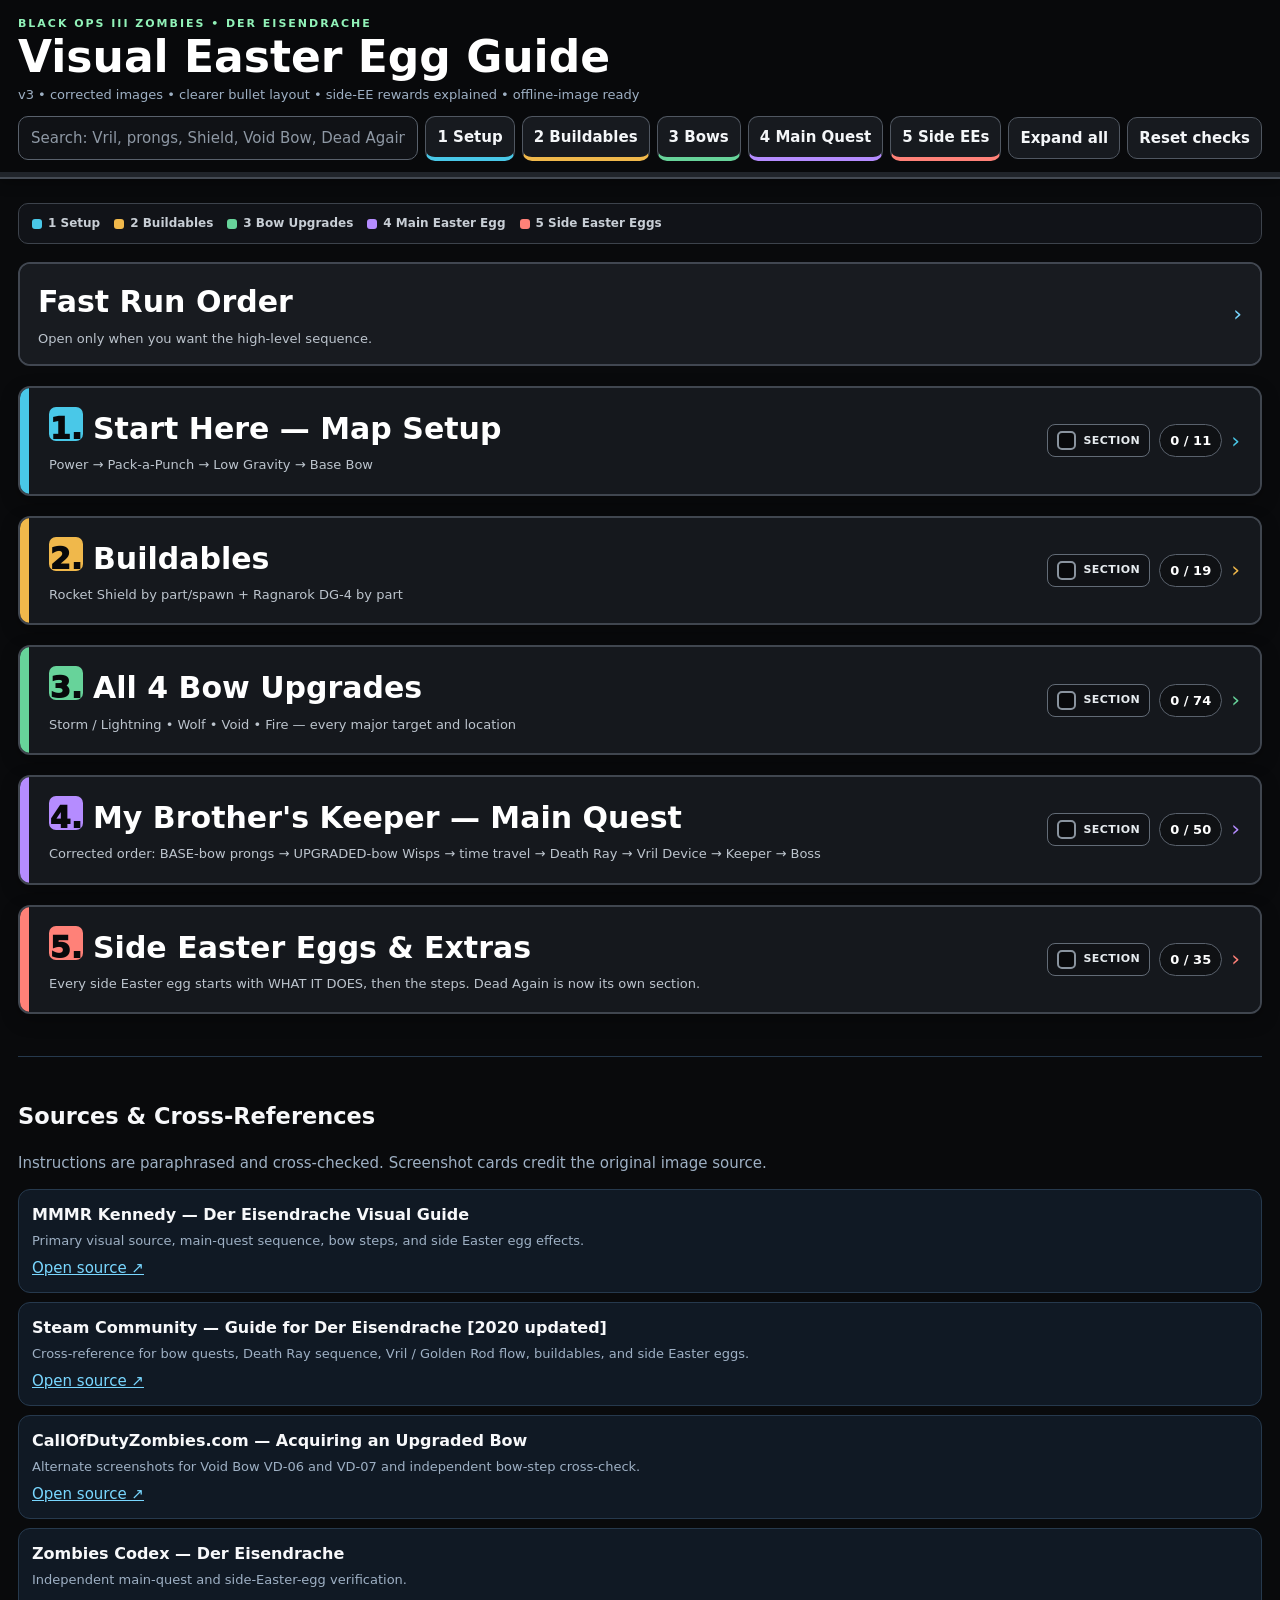
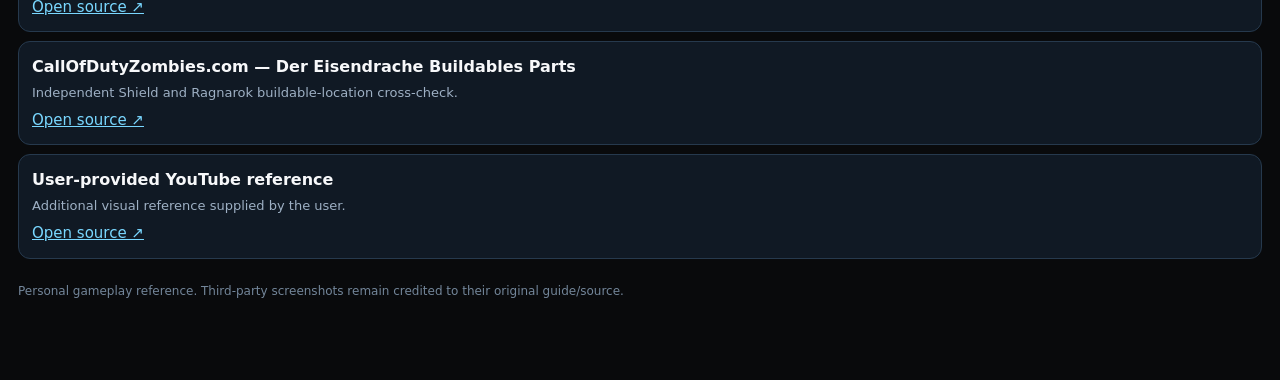
<file: der-eisendrache.html>
<!doctype html>
<html lang="en">
<head>
<meta charset="utf-8">
<meta name="viewport" content="width=device-width, initial-scale=1">
<title>Der Eisendrache Visual Easter Egg Guide — High Contrast v6</title>
<style>
:root{
  --bg:#070b11;--bg2:#0b121c;--panel:#101924;--panel2:#142231;--line:#26394d;
  --text:#eef6ff;--muted:#9eb0c4;--blue:#79d7ff;--green:#91f2b8;--gold:#ffd67b;
  --red:#ff927f;--purple:#d09aff;--orange:#ffb06e;--shadow:0 12px 38px rgba(0,0,0,.28)
}
*{box-sizing:border-box}
html{scroll-behavior:smooth}
body{
  margin:0;color:var(--text);background:
  radial-gradient(circle at 12% -5%,rgba(57,120,180,.13),transparent 30%),
  radial-gradient(circle at 86% 0%,rgba(77,154,124,.09),transparent 28%),
  linear-gradient(180deg,#060a10,var(--bg2) 35%,var(--bg));
  font-family:Inter,ui-sans-serif,system-ui,-apple-system,Segoe UI,Arial,sans-serif;line-height:1.48
}
button,input{font:inherit} a{color:var(--blue)}
header{position:sticky;top:0;z-index:50;background:rgba(7,11,17,.93);backdrop-filter:blur(14px);border-bottom:1px solid var(--line)}
.top{max-width:1500px;margin:auto;padding:16px 18px 11px}
.eyebrow{color:var(--green);font-size:11px;letter-spacing:.18em;text-transform:uppercase;font-weight:900}
h1{font-size:clamp(28px,4vw,44px);line-height:1;margin:3px 0 6px}
.version{color:var(--muted);font-size:13px;margin-bottom:11px}
.controls{display:flex;gap:7px;flex-wrap:wrap;align-items:center}
.search{flex:1;min-width:220px;padding:10px 12px;border:1px solid var(--line);border-radius:10px;background:#08111a;color:var(--text);outline:none}
.search:focus{border-color:var(--blue)}
.navbtn,.toolbtn{border:1px solid var(--line);background:var(--panel);color:var(--text);border-radius:10px;padding:9px 11px;cursor:pointer;font-weight:760}
.navbtn:hover,.toolbtn:hover{border-color:var(--blue);background:var(--panel2)}
.progressbar{height:3px;background:#101820}.progressfill{height:100%;width:0;background:linear-gradient(90deg,var(--blue),var(--green));transition:.2s}

main{max-width:1500px;margin:auto;padding:22px 18px 80px}
.callout{border:1px solid #31506b;background:linear-gradient(145deg,rgba(20,34,49,.95),rgba(12,22,32,.95));padding:14px 16px;border-radius:14px;margin-bottom:14px;color:var(--muted)}
.callout strong{color:var(--text)}.corrections{border-color:#6a5131;background:linear-gradient(145deg,rgba(57,38,21,.72),rgba(20,27,34,.88))}
.corrections b{color:var(--gold)}

details.quick,details.big-section{border:1px solid var(--line);border-radius:16px;background:rgba(13,22,32,.8);margin:14px 0;overflow:hidden}
summary.section-summary,summary.quick-summary{list-style:none;cursor:pointer;padding:16px;display:flex;justify-content:space-between;gap:14px;align-items:center}
summary::-webkit-details-marker{display:none}
.section-summary:hover,.quick-summary:hover{background:rgba(20,34,49,.65)}
.section-name{font-size:clamp(21px,2.4vw,30px);font-weight:900}.section-num{color:var(--blue);margin-right:8px}
.section-sub{color:var(--muted);font-size:13px;margin-top:4px}.chev{color:var(--blue);font-size:22px;transition:.18s}
details[open]>.section-summary .chev,details[open]>.quick-summary .chev{transform:rotate(90deg)}
.section-count{white-space:nowrap;background:var(--panel);border:1px solid var(--line);border-radius:999px;padding:6px 10px;color:var(--green);font-weight:850;font-size:13px}
.section-inner{padding:0 12px 14px}

.quick-grid{display:grid;grid-template-columns:repeat(auto-fit,minmax(285px,1fr));gap:3px 20px;padding:0 16px 16px}
.quick-item{display:flex;gap:8px;color:var(--muted);font-size:14px;padding:5px 0}.quick-num{color:var(--green);font-weight:900;min-width:24px}

details.group{border:1px solid #22364a;border-radius:13px;background:rgba(12,20,29,.76);margin:10px 0;overflow:hidden}
summary.group-head{list-style:none;cursor:pointer;padding:14px 15px;display:flex;justify-content:space-between;gap:13px;align-items:center}
summary.group-head:hover{background:rgba(20,34,49,.55)}
.group-title{font-size:18px;font-weight:880}.group-summary{color:var(--muted);font-size:13px;margin-top:3px}
.group-effect{margin-top:7px;padding:8px 10px;border-left:3px solid var(--green);background:rgba(57,105,78,.12);border-radius:0 8px 8px 0;color:#ccebd8;font-size:12.5px}
.group-body{padding:0 12px 12px}
.cards{display:grid;grid-template-columns:repeat(auto-fit,minmax(310px,1fr));gap:12px}
.card{border:1px solid #22364a;border-radius:13px;background:linear-gradient(180deg,#111d29,#0c151f);overflow:hidden;box-shadow:var(--shadow);min-width:0;transition:.16s}
.card:hover{border-color:#365b79;transform:translateY(-1px)}.card.done{opacity:.64;border-color:#2f684e}
.card-head{display:flex;gap:11px;padding:14px 14px 9px}.check{position:relative;display:block;width:23px;height:23px;min-width:23px;margin-top:2px;cursor:pointer}
.check input{position:absolute;opacity:0}.fake{width:23px;height:23px;border:2px solid #50677c;border-radius:7px;display:block;position:relative}
.check input:checked+.fake{border-color:var(--green);background:rgba(145,242,184,.12)}.check input:checked+.fake:after{content:"✓";position:absolute;left:3px;top:-6px;color:var(--green);font-size:23px;font-weight:900}
.card-code{font-size:10px;letter-spacing:.13em;color:var(--blue);font-weight:900}.card h3{margin:2px 0 0;font-size:17px;line-height:1.23}.card.done h3{text-decoration:line-through}
.badges{display:flex;gap:6px;flex-wrap:wrap;margin-top:7px}.badge{padding:3px 7px;border-radius:999px;border:1px solid var(--line);font-size:10px;color:var(--muted);text-transform:uppercase;letter-spacing:.08em;font-weight:850}
.badge.required{color:var(--gold);border-color:#725b31}.badge.buildable{color:var(--green);border-color:#315f47}.badge.bow{color:#b8ceff;border-color:#405785}.badge.wisp{color:var(--purple);border-color:#664882}
.card-body{padding:0 14px 14px}.label{font-size:10px;text-transform:uppercase;letter-spacing:.13em;font-weight:900;color:#7f94aa;margin-top:8px}
.todo{padding-left:20px;margin:5px 0 0}.todo li{margin:5px 0;color:#e1ebf4;font-size:13.5px}.todo li::marker{color:var(--green)}
.look{margin:4px 0;color:var(--muted);font-size:13.5px}.warn,.note{margin-top:10px;padding:9px 10px;border-radius:9px;font-size:12.5px}
.warn{border:1px solid #74473e;background:rgba(96,45,36,.18);color:#ffd1c8}.note{border:1px solid #35506b;background:rgba(49,82,112,.15);color:#c5d9ec}

.imgwrap{display:block;background:#05080c;border-top:1px solid #1b2b3b;position:relative}.imgwrap img{display:block;width:100%;aspect-ratio:16/9;object-fit:cover;background:#030609}
.imgwrap .fallback{display:none;padding:35px 16px;text-align:center;color:#ffb6a8;font-size:13px}.imgwrap.failed img{display:none}.imgwrap.failed .fallback{display:block}
.imgcredit{display:flex;justify-content:space-between;gap:8px;align-items:center;padding:7px 10px;background:#080f16;color:#73899e;font-size:10px}.imgcredit span:last-child{color:var(--blue)}
.noimg{border-top:1px solid #1b2b3b;padding:22px 14px;color:#7f94aa;font-size:12px;background:#080f16}

.bow-choice{border-top:1px solid #1b2b3b;background:#080f16;padding:14px}.bow-choice-title{text-align:center;font-size:12px;color:var(--muted);margin-bottom:10px;font-weight:800;letter-spacing:.08em}
.bow-grid{display:grid;grid-template-columns:repeat(2,1fr);gap:8px}.bow-chip{border:1px solid var(--line);border-radius:10px;padding:12px;text-align:center;font-weight:900}
.bow-chip small{display:block;font-size:10px;font-weight:700;opacity:.78;margin-top:2px}.storm{background:rgba(32,74,130,.28);border-color:#416da5}.void{background:rgba(94,45,127,.27);border-color:#704593}
.fire{background:rgba(140,65,35,.25);border-color:#985b3e}.wolf{background:rgba(73,140,170,.22);border-color:#5e9ab2}
.bow-arrow{text-align:center;font-size:22px;color:var(--green);padding-top:7px}.bow-caption{text-align:center;color:#cfe9dc;font-size:12px;font-weight:800}

.source-section{border-top:1px solid var(--line);margin-top:42px;padding-top:24px}.source-card{border:1px solid var(--line);background:var(--panel);padding:13px;border-radius:12px;margin:9px 0}.source-card h3{margin:0 0 4px;font-size:16px}.source-card p{margin:0;color:var(--muted);font-size:13px}.source-card a{display:inline-block;margin-top:7px}
.offline-box{border:1px solid #315f47;background:rgba(38,84,60,.14);padding:14px;border-radius:12px;margin:18px 0;color:#cde8d8}.offline-box strong{color:var(--green)}
.hidden{display:none!important}.footer-note{margin-top:24px;color:#73869a;font-size:12px}
@media(max-width:800px){
  header{position:relative}.cards{grid-template-columns:1fr}.top{padding:14px}.quick-grid{grid-template-columns:1fr}.section-summary{align-items:flex-start}
}
</style>

<style id="high-contrast-v4">
/* HIGH-CONTRAST DARK READABILITY PASS
   One section = one accent color. Neutral content areas. Hard visual separators. */
:root{
  --hc-bg:#090a0c;
  --hc-surface:#131519;
  --hc-surface2:#1d2026;
  --hc-surface3:#262a31;
  --hc-line:#444a53;
  --hc-line-strong:#606874;
  --hc-text:#f7f8fa;
  --hc-muted:#c2c8d0;
  --hc-dim:#9099a4;
  --hc-cyan:#49c8e8;
  --hc-amber:#f0b84b;
  --hc-green:#67d39a;
  --hc-purple:#b58cff;
  --hc-coral:#ff8178;
  --hc-yellow:#ffd86b;
  --hc-blue:#79cfff;
}
html{background:var(--hc-bg)!important}
body{
  background:var(--hc-bg)!important;
  color:var(--hc-text)!important;
  font-size:15px!important;
}
header{
  background:rgba(9,10,12,.97)!important;
  border-bottom:2px solid var(--hc-line)!important;
  box-shadow:0 3px 12px rgba(0,0,0,.35)!important;
}
h1{color:#fff!important}
.search{
  background:#101216!important;
  color:#fff!important;
  border:1px solid #59616c!important;
}
.search::placeholder{color:#8e98a4!important}
.btn,.navbtn,.toolbtn{
  background:#171a1f!important;
  color:#f4f6f8!important;
  border:1px solid #505761!important;
  box-shadow:none!important;
}
.btn:hover,.navbtn:hover,.toolbtn:hover{background:#22262d!important}
button[data-go="setup"]{border-bottom:4px solid var(--hc-cyan)!important}
button[data-go="pap"],button[data-go="buildables"]{border-bottom:4px solid var(--hc-amber)!important}
button[data-go="bows"]{border-bottom:4px solid var(--hc-green)!important}
button[data-go="main"]{border-bottom:4px solid var(--hc-purple)!important}
button[data-go="side"]{border-bottom:4px solid var(--hc-coral)!important}
.progressbar{background:#20242a!important;height:5px!important}
.progressfill{background:#79cfff!important}

main{max-width:1320px!important}

/* Keep the opening area quiet. Technical/meta boxes are hidden so the quest starts sooner. */
.readability-key{
  display:flex;flex-wrap:wrap;gap:8px 14px;
  margin:2px 0 18px;padding:11px 13px;
  background:#111318;border:1px solid #3d434c;border-radius:10px;
  color:#c8ced5;font-size:12px;font-weight:750
}
.readability-key span{display:inline-flex;align-items:center;gap:6px}
.readability-key i{width:10px;height:10px;border-radius:3px;display:inline-block}
.readability-key .c1 i{background:var(--hc-cyan)}
.readability-key .c2 i{background:var(--hc-amber)}
.readability-key .c3 i{background:var(--hc-green)}
.readability-key .c4 i{background:var(--hc-purple)}
.readability-key .c5 i{background:var(--hc-coral)}

/* Fast route: a real numbered list instead of floating tiles */
details.quick{
  background:#111318!important;
  border:2px solid #414751!important;
  box-shadow:none!important;
  border-radius:12px!important
}
.quick-summary,.quickhead{
  background:#181b20!important;
  color:#fff!important;
  border:0!important;
  padding:16px 18px!important
}
.quick-grid,.quickgrid{
  display:block!important;
  background:#0f1114!important;
  padding:0!important
}
.quick-item,.q{
  display:grid!important;
  grid-template-columns:48px 1fr!important;
  gap:10px!important;
  align-items:start!important;
  margin:0!important;
  padding:11px 16px!important;
  color:#e8ebef!important;
  border-top:1px solid #3a4048!important
}
.quick-item:nth-child(even),.q:nth-child(even){background:#191c21!important}
.quick-num,.qn{
  display:grid!important;place-items:center!important;
  width:31px!important;height:31px!important;
  border-radius:7px!important;
  background:#303640!important;
  color:#fff!important;font-weight:900!important
}

/* Notes and warnings are deliberately different from normal content */
.warn{
  background:#332a12!important;
  color:#ffe7a5!important;
  border:1px solid #8c7022!important;
  border-left:6px solid var(--hc-yellow)!important;
  border-radius:7px!important
}
.note{
  background:#112637!important;
  color:#d5edff!important;
  border:1px solid #345c79!important;
  border-left:6px solid var(--hc-blue)!important;
  border-radius:7px!important
}
.group-effect,.effect{
  background:#12291f!important;
  color:#d6f3e2!important;
  border-left:6px solid var(--hc-green)!important;
  border-radius:7px!important
}

/* Stronger text hierarchy */
.label{
  color:#b9c1ca!important;
  font-size:11px!important;
  letter-spacing:.13em!important;
  font-weight:900!important;
  margin-top:14px!important
}
.todo li{
  color:#f2f4f6!important;
  font-size:14.5px!important;
  margin:8px 0!important;
  line-height:1.52!important
}
.look{
  color:#c4cbd3!important;
  line-height:1.5!important
}
.badge{background:#0f1114!important;border-color:#59616c!important;color:#e5e8eb!important}
.fake{border-color:#77818c!important}
.card.done{opacity:.55!important}

/* Mobile */
@media(max-width:850px){
  header{position:relative!important}
}
</style>

<style>
main > .callout, main > .offline-box{display:none!important}
</style>

<style id="de-high-contrast-layout">
#content > details.big-section:nth-of-type(1){--section-accent:var(--hc-cyan)}
#content > details.big-section:nth-of-type(2){--section-accent:var(--hc-amber)}
#content > details.big-section:nth-of-type(3){--section-accent:var(--hc-green)}
#content > details.big-section:nth-of-type(4){--section-accent:var(--hc-purple)}
#content > details.big-section:nth-of-type(5){--section-accent:var(--hc-coral)}

details.big-section{
  background:#0e1013!important;
  border:2px solid #40464f!important;
  box-shadow:0 6px 18px rgba(0,0,0,.28)!important;
  border-radius:12px!important;
  margin:20px 0!important
}
#content > details.big-section > .section-summary{
  background:#15181d!important;
  border-left:9px solid var(--section-accent)!important;
  padding:19px 20px!important
}
.section-name{color:#fff!important}
.section-sub{color:#bcc4cd!important}
.section-num{
  display:inline-grid!important;place-items:center!important;
  width:34px!important;height:34px!important;
  border-radius:7px!important;margin-right:10px!important;
  background:var(--section-accent)!important;color:#08090b!important;
  font-weight:950!important
}
.section-summary .chev{color:var(--section-accent)!important}
.section-count{
  background:#0f1114!important;
  color:#fff!important;
  border:1px solid #59616c!important
}
.section-inner{background:#0b0d10!important;padding:16px!important}

details.group{
  background:#121419!important;
  border:1px solid #464d56!important;
  border-radius:10px!important;
  margin:0 0 18px!important
}
summary.group-head{
  background:#22262c!important;
  border-left:5px solid var(--section-accent)!important;
  padding:14px 16px!important
}
.group-title{color:#fff!important}
.group-summary{color:#b8c0c9!important}
.group-head .chev{color:var(--section-accent)!important}
.group-body{background:#0d0f12!important;padding:0!important}

/* Same one-step-per-row treatment as Shadows */
.cards{display:block!important}
.card{
  display:grid!important;
  grid-template-columns:minmax(0,1fr) minmax(280px,400px)!important;
  grid-template-rows:auto 1fr!important;
  column-gap:22px!important;
  border:0!important;
  border-left:6px solid var(--section-accent)!important;
  border-top:2px solid #383e46!important;
  border-radius:0!important;
  background:#131519!important;
  box-shadow:none!important;
  transform:none!important
}
.card:first-child{border-top:0!important}
.card:nth-child(even){background:#1d2026!important}
.card-head{grid-column:1!important;grid-row:1!important;padding:18px 18px 6px!important}
.card-body{grid-column:1!important;grid-row:2!important;padding:0 18px 20px!important}
.imgwrap,.bow-choice,.noimg{
  grid-column:2!important;grid-row:1 / span 2!important;
  align-self:center!important;
  margin:18px!important
}
.imgwrap{
  border:2px solid #4d555f!important;
  border-radius:8px!important;
  overflow:hidden!important;
  background:#08090b!important
}
.imgcredit{background:#101216!important;color:#aeb7c1!important;border-top:1px solid #3d444d!important}
.card-code{
  display:inline-block!important;
  background:var(--section-accent)!important;
  color:#08090b!important;
  border-radius:5px!important;
  padding:3px 7px!important;
  margin-bottom:4px!important;
  font-weight:950!important
}
.card h3{color:#fff!important;font-size:19px!important}
.noimg{color:#c3cad2!important;background:#181b20!important;border:1px dashed #505862!important;border-radius:8px!important;padding:20px!important}
.bow-choice{background:#181b20!important;border:2px solid #4d555f!important;border-radius:8px!important;padding:18px!important}

@media(max-width:850px){
  .card{grid-template-columns:1fr!important}
  .card-head{grid-column:1!important;grid-row:1!important}
  .card-body{grid-column:1!important;grid-row:2!important}
  .imgwrap,.bow-choice,.noimg{grid-column:1!important;grid-row:3!important;margin:0 18px 18px!important}
}
</style>


<style id="image-lightbox-v5">
/* In-page image expansion */
.img, .imgwrap {
  cursor: zoom-in !important;
}
.img .credit span:last-child,
.imgwrap .imgcredit span:last-child {
  color: #aeb8c2 !important;
}
.image-lightbox {
  position: fixed;
  inset: 0;
  z-index: 99999;
  display: none;
  align-items: center;
  justify-content: center;
  padding: 26px;
  background: rgba(0,0,0,.90);
  backdrop-filter: blur(5px);
}
.image-lightbox.open { display: flex; }
.image-lightbox-inner {
  position: relative;
  width: min(96vw, 1500px);
  height: min(94vh, 1000px);
  display: flex;
  align-items: center;
  justify-content: center;
}
.image-lightbox-img {
  display: block;
  max-width: 100%;
  max-height: 100%;
  width: auto;
  height: auto;
  object-fit: contain;
  border: 2px solid #626b76;
  border-radius: 10px;
  background: #07080a;
  box-shadow: 0 18px 60px rgba(0,0,0,.65);
  cursor: zoom-out;
}
.image-lightbox-close {
  position: fixed;
  top: 16px;
  right: 20px;
  z-index: 100000;
  width: 44px;
  height: 44px;
  border: 1px solid #6b747f;
  border-radius: 50%;
  background: #16191e;
  color: #fff;
  font-size: 28px;
  line-height: 1;
  font-weight: 700;
  cursor: pointer;
}
.image-lightbox-close:hover { background: #292e35; }
.image-lightbox-hint {
  position: fixed;
  left: 50%;
  bottom: 14px;
  transform: translateX(-50%);
  padding: 7px 11px;
  border: 1px solid #4e5660;
  border-radius: 999px;
  background: rgba(17,20,24,.92);
  color: #c9d0d7;
  font-size: 12px;
  white-space: nowrap;
}
body.lightbox-open { overflow: hidden !important; }

@media (max-width: 700px) {
  .image-lightbox { padding: 12px; }
  .image-lightbox-inner {
    width: 100vw;
    height: 90vh;
  }
  .image-lightbox-close {
    top: 10px;
    right: 10px;
  }
}
</style>


<style id="bulk-check-zebra-v6">
/* ===== v6: zebra subsection headers + whole-section / whole-phase checkboxes ===== */

/* Stronger zebra separation for subsection / phase headers */
.sectionbody > details.group:nth-of-type(odd) > .grouphead,
.section-inner > details.group:nth-of-type(odd) > .group-head {
  background:#20242a !important;
}
.sectionbody > details.group:nth-of-type(even) > .grouphead,
.section-inner > details.group:nth-of-type(even) > .group-head {
  background:#2c3138 !important;
}

/* Main Quest phases get a subtle purple zebra identity instead of one flat purple look */
#content > details.section:nth-of-type(4) .sectionbody > details.group:nth-of-type(odd) > .grouphead,
#content > details.big-section:nth-of-type(4) .section-inner > details.group:nth-of-type(odd) > .group-head {
  background:#26202f !important;
}
#content > details.section:nth-of-type(4) .sectionbody > details.group:nth-of-type(even) > .grouphead,
#content > details.big-section:nth-of-type(4) .section-inner > details.group:nth-of-type(even) > .group-head {
  background:#342a40 !important;
}

/* Bulk check control used in top-level sections and subsection/phase headers */
.bulk-check-wrap {
  display:inline-flex;
  align-items:center;
  gap:7px;
  flex:0 0 auto;
  padding:6px 9px;
  border:1px solid #626b76;
  border-radius:8px;
  background:#101216;
  color:#e6ebef;
  font-size:11px;
  font-weight:900;
  letter-spacing:.04em;
  text-transform:uppercase;
  cursor:pointer;
  user-select:none;
}
.bulk-check-wrap:hover {
  background:#1b1f24;
  border-color:#89939e;
}
.bulk-check-wrap input {
  appearance:none;
  -webkit-appearance:none;
  width:19px;
  height:19px;
  margin:0;
  border:2px solid #89939e;
  border-radius:5px;
  background:#08090b;
  display:grid;
  place-content:center;
  cursor:pointer;
}
.bulk-check-wrap input::before {
  content:"";
  width:10px;
  height:10px;
  transform:scale(0);
  transition:transform .08s ease-in-out;
  clip-path:polygon(14% 44%,0 59%,39% 100%,100% 18%,84% 3%,37% 70%);
  background:#08100b;
}
.bulk-check-wrap input:checked {
  background:#77dda3;
  border-color:#77dda3;
}
.bulk-check-wrap input:checked::before {
  transform:scale(1);
}
.bulk-check-wrap input:indeterminate {
  background:#f0b84b;
  border-color:#f0b84b;
}
.bulk-check-wrap input:indeterminate::before {
  transform:scale(1);
  clip-path:none;
  width:10px;
  height:3px;
  background:#17120a;
}
.bulk-check-wrap.complete {
  border-color:#5ca77a;
  background:#13261c;
  color:#bde9cd;
}
.bulk-check-wrap.partial {
  border-color:#997c35;
  background:#292313;
  color:#f3dda6;
}

/* Keep controls and chevrons visually separated */
.bulk-right {
  display:flex;
  align-items:center;
  gap:9px;
  flex:0 0 auto;
}

/* On narrow screens, do not let the header controls crush the title */
@media(max-width:720px){
  .bulk-check-wrap .bulk-label-text { display:none; }
  .bulk-check-wrap { padding:6px; }
  .bulk-right { gap:6px; }
}
</style>

</head>
<body>
<header>
  <div class="top">
    <div class="eyebrow">Black Ops III Zombies • Der Eisendrache</div>
    <h1>Visual Easter Egg Guide</h1>
    <div class="version">v3 • corrected images • clearer bullet layout • side-EE rewards explained • offline-image ready</div>
    <div class="controls">
      <input class="search" id="search" placeholder="Search: Vril, prongs, Shield, Void Bow, Dead Again...">
      <button class="navbtn" data-go="setup">1 Setup</button>
      <button class="navbtn" data-go="buildables">2 Buildables</button>
      <button class="navbtn" data-go="bows">3 Bows</button>
      <button class="navbtn" data-go="main">4 Main Quest</button>
      <button class="navbtn" data-go="side">5 Side EEs</button>
      <button class="toolbtn" id="expand">Expand all</button>
      <button class="toolbtn" id="reset">Reset checks</button>
    </div>
  </div>
  <div class="progressbar"><div class="progressfill" id="progressfill"></div></div>
</header>

<main>

<div class="readability-key" aria-label="Section color key">
  <span class="c1"><i></i>1 Setup</span>
  <span class="c2"><i></i>2 Buildables</span>
  <span class="c3"><i></i>3 Bow Upgrades</span>
  <span class="c4"><i></i>4 Main Easter Egg</span>
  <span class="c5"><i></i>5 Side Easter Eggs</span>
</div>

  <div class="callout corrections">
    <strong>v3 fixes:</strong>
    corrected the <b>Pack-a-Punch indicator</b> image; restored the <b>Storm Arrow glowing</b> image;
    added real alternate screenshots for <b>VD-06 crawler sacrifices</b> and <b>VD-07 the speaking urn</b>;
    replaced MQ-04's confusing Wisp picture with a <b>4-bow choice graphic</b>.
  </div>
  <div class="callout">
    <strong>Reading style:</strong> every instruction is now broken into short bullets. Important warnings stay separate.
    Side Easter Eggs tell you <strong>what the reward/effect actually does</strong> before you open the steps.
    Everything starts collapsed by default.
  </div>
  <div class="offline-box">
    <strong>Offline-image support:</strong> this page tries a local copy of every screenshot first, then falls back to the original website.
    The portable ZIP includes an image manifest and a Windows PowerShell downloader that can save the screenshots into the site's <code>assets</code> folder.
  </div>

  <details class="quick" id="quickbox">
    <summary class="quick-summary"><div><div class="section-name">Fast Run Order</div><div class="section-sub">Open only when you want the high-level sequence.</div></div><div class="chev">›</div></summary>
    <div class="quick-grid" id="quick"></div>
  </details>

  <div id="content"></div>

  <section class="source-section" id="sources">
    <h2>Sources & Cross-References</h2>
    <p style="color:var(--muted)">Instructions are paraphrased and cross-checked. Screenshot cards credit the original image source.</p>
    <div id="sourcecards"></div>
    <div class="footer-note">Personal gameplay reference. Third-party screenshots remain credited to their original guide/source.</div>
  </section>
</main>

<script>
const sections = [{"id": "setup", "number": "1", "title": "Start Here — Map Setup", "subtitle": "Power → Pack-a-Punch → Low Gravity → Base Bow", "kind": "required", "groups": [{"title": "1. Turn on Power", "summary": "Required before Pack-a-Punch, Death Ray quest functions, and several map systems.", "steps": [{"id": "SET-01", "title": "Power Switch — Armory / Stamin-Up room", "do": ["Reach the Armory (the room with Stamin-Up) and flip the only Power Switch on the map."], "look": "The large lever panel shown here. Once it is on, the room and powered systems activate.", "image": "https://mmmrkennedy.com/games/BO3/der_eisendrache/pictures/power/power.webp", "tag": "required", "warn": "", "note": "", "source": "MMMR Kennedy", "asset": "assets/001_cf9de3c5a0.webp"}]}, {"title": "2. Build Pack-a-Punch", "summary": "There are three PaP teleporter pieces. Interact with any two; Pack-a-Punch assembles at the third location.", "steps": [{"id": "PAP-01", "title": "Pack-a-Punch piece — Bastion / Death Ray", "do": ["With Power on, interact with the PaP piece on the Bastion platform outside the Power room."], "look": "The PaP teleporter frame on the Death Ray platform.", "image": "https://mmmrkennedy.com/games/BO3/der_eisendrache/pictures/pap/pap_bastion.webp", "tag": "required", "warn": "", "note": "", "source": "MMMR Kennedy", "asset": "assets/002_93ba9c3810.webp"}, {"id": "PAP-02", "title": "Pack-a-Punch piece — Undercroft", "do": ["Interact with the PaP piece at the back of the Undercroft, between the Juggernog side and Teleporter room."], "look": "The PaP teleporter frame against the stone wall.", "image": "https://mmmrkennedy.com/games/BO3/der_eisendrache/pictures/pap/pap_undercroft.webp", "tag": "required", "warn": "", "note": "", "source": "MMMR Kennedy", "asset": "assets/003_95989c2b60.webp"}, {"id": "PAP-03", "title": "Pack-a-Punch piece — Rocket Test Pad", "do": ["Teleport to the Rocket Test Pad and interact with the PaP piece on the raised platform around the rocket."], "look": "The PaP teleporter frame on the elevated rocket platform.", "image": "https://mmmrkennedy.com/games/BO3/der_eisendrache/pictures/pap/pap_rocket_pad.webp", "tag": "required", "warn": "", "note": "", "source": "MMMR Kennedy", "asset": "assets/004_7473c584a0.webp"}, {"id": "PAP-04", "title": "Pack-a-Punch is now active", "do": ["After you interact with the second piece, Pack-a-Punch forms at the remaining third location.", "Later it can move among these three spots every few rounds."], "look": "Use the lit Pack-a-Punch indicator sign to tell which of the three PaP locations is currently active.", "image": "https://mmmrkennedy.com/games/BO3/der_eisendrache/pictures/pap/pap_indicator.webp", "tag": "required", "warn": "", "note": "Pack-a-Punch forms at the third location after you teleport the first two pieces. Later it can move among the three locations.", "source": "MMMR Kennedy", "asset": "assets/005_dbd867f6db.webp"}]}, {"title": "3. Activate Undercroft Low Gravity", "summary": "Needed for the Shield Window part and parts of the Storm and Wolf bow quests.", "steps": [{"id": "LOW-01", "title": "Stand on all 4 Pyramid floor plates", "do": ["Stand on each of the four square floor plates surrounding the Pyramid for about 3 seconds."], "look": "Each plate begins glowing after it is activated.", "image": "https://mmmrkennedy.com/games/BO3/der_eisendrache/pictures/undercroft_low_gravity/platform.webp", "tag": "required", "warn": "", "note": "", "source": "MMMR Kennedy", "asset": "assets/006_900a357899.webp"}, {"id": "LOW-02", "title": "Confirm all 4 plates are glowing", "do": ["Activate all four plates.", "Low gravity then cycles on, letting you jump higher and wall-run."], "look": "The plates and room light up during the low-gravity state.", "image": "https://mmmrkennedy.com/games/BO3/der_eisendrache/pictures/undercroft_low_gravity/glowing_platform.webp", "tag": "required", "warn": "", "note": "MMMR Kennedy documents ~50 seconds of low gravity followed by about a 60-second reactivation cycle.", "source": "MMMR Kennedy", "asset": "assets/007_66b1718257.webp"}]}, {"title": "4. Get the Base Bow — Wrath of the Ancients", "summary": "Feed 8 zombies to each dragon. Wait for each eating animation to finish before killing the next zombie.", "steps": [{"id": "BAS-01", "title": "Dragon 1 — Lower Courtyard", "do": ["Kill zombies near the Dragon statue in the Lower Courtyard until it has eaten 8."], "look": "The Dragon past the bridge / Double Tap side near the Mystery Box area.", "image": "https://mmmrkennedy.com/games/BO3/der_eisendrache/pictures/wrath_of_the_ancients/dragon_statue_lower.webp", "tag": "required", "warn": "", "note": "", "source": "MMMR Kennedy", "asset": "assets/008_4e01e8486d.webp"}, {"id": "BAS-02", "title": "Dragon 2 — Mission Control / Church", "do": ["Kill zombies near the Dragon above the fireplace until it has eaten 8."], "look": "The Dragon mounted above the Mission Control fireplace.", "image": "https://mmmrkennedy.com/games/BO3/der_eisendrache/pictures/wrath_of_the_ancients/dragon_statue_church.webp", "tag": "required", "warn": "", "note": "", "source": "MMMR Kennedy", "asset": "assets/009_228f38449e.webp"}, {"id": "BAS-03", "title": "Dragon 3 — Undercroft", "do": ["Kill zombies near the Dragon beside the Pyramid until it has eaten 8."], "look": "The Dragon beside the Pyramid and Keeper statues.", "image": "https://mmmrkennedy.com/games/BO3/der_eisendrache/pictures/wrath_of_the_ancients/dragon_statue_undercroft.webp", "tag": "required", "warn": "", "note": "", "source": "MMMR Kennedy", "asset": "assets/010_f548c6cc90.webp"}, {"id": "BAS-04", "title": "Pick up the Wrath of the Ancients", "do": ["After all three Dragons crumble, go to the Knight's Tomb room between the Church and Undercroft and take the bow from the chest."], "look": "The bow chest behind the Knight's Tomb.", "image": "https://mmmrkennedy.com/games/BO3/der_eisendrache/pictures/wrath_of_the_ancients/chest.webp", "tag": "required", "warn": "Do not lose track of the BASE bow. The main quest's six Teleporter prongs must be shot with the base Wrath of the Ancients.", "note": "", "source": "MMMR Kennedy", "asset": "assets/011_a3a96b507f.webp"}]}]}, {"id": "buildables", "number": "2", "title": "Buildables", "subtitle": "Rocket Shield by part/spawn + Ragnarok DG-4 by part", "kind": "mixed", "groups": [{"title": "Rocket Shield — Part 1: Rockets", "summary": "The Rockets part spawns in ONE of these 3 Lower Courtyard locations.", "steps": [{"id": "SH-R1", "title": "Rockets spawn A — wooden boxes", "do": ["Check the wooden boxes on the right side of the Lower Courtyard, just past the Gate trap."], "look": "The Rockets part lying on the boxes.", "image": "https://mmmrkennedy.com/games/BO3/der_eisendrache/pictures/rocket_shield/rockets_boxes.webp", "tag": "buildable", "warn": "", "note": "", "source": "MMMR Kennedy", "asset": "assets/012_fca5a132b0.webp"}, {"id": "SH-R2", "title": "Rockets spawn B — base of small stairs", "do": ["From the first spot, move up the courtyard and check the base of the small staircase."], "look": "The Rockets part at the bottom of the small stairs.", "image": "https://mmmrkennedy.com/games/BO3/der_eisendrache/pictures/rocket_shield/rockets_stairs.webp", "tag": "buildable", "warn": "", "note": "", "source": "MMMR Kennedy", "asset": "assets/013_3f63501582.webp"}, {"id": "SH-R3", "title": "Rockets spawn C — stairs toward Death Ray", "do": ["Check the upper stairs leading toward the Death Ray / Power-door side."], "look": "The Rockets part beside the stone wall near the stair route.", "image": "https://mmmrkennedy.com/games/BO3/der_eisendrache/pictures/rocket_shield/rockets_death_ray.webp", "tag": "buildable", "warn": "", "note": "", "source": "MMMR Kennedy", "asset": "assets/014_19cd4e18e8.webp"}]}, {"title": "Rocket Shield — Part 2: Base", "summary": "The Base part spawns in ONE of these 3 Clock Tower / Upper Courtyard locations.", "steps": [{"id": "SH-B1", "title": "Base spawn A — Clock Tower desk", "do": ["Enter the Clock Tower and check the desk opposite the entrance."], "look": "The shield Base leaning beside the desk.", "image": "https://mmmrkennedy.com/games/BO3/der_eisendrache/pictures/rocket_shield/base_clocktower.webp", "tag": "buildable", "warn": "", "note": "", "source": "MMMR Kennedy", "asset": "assets/015_ce8f75f034.webp"}, {"id": "SH-B2", "title": "Base spawn B — Wunderfizz stairs", "do": ["Check the bottom of the Upper Courtyard stairs when coming from the Wunderfizz side."], "look": "The shield Base at the stair landing.", "image": "https://mmmrkennedy.com/games/BO3/der_eisendrache/pictures/rocket_shield/base_wunderfizz_stairs.webp", "tag": "buildable", "warn": "", "note": "", "source": "MMMR Kennedy", "asset": "assets/016_0a2abf0f8f.webp"}, {"id": "SH-B3", "title": "Base spawn C — boxes by electric trap", "do": ["Check the boxes on the right side of the electric-trap doorway in the Upper Courtyard."], "look": "The shield Base leaning on the boxes.", "image": "https://mmmrkennedy.com/games/BO3/der_eisendrache/pictures/rocket_shield/base_electric_trap.webp", "tag": "buildable", "warn": "", "note": "", "source": "MMMR Kennedy", "asset": "assets/017_f7ea49b389.webp"}]}, {"title": "Rocket Shield — Part 3: Window", "summary": "The Window part spawns in ONE of these 3 Undercroft locations. LOW GRAVITY must be active.", "steps": [{"id": "SH-W1", "title": "Window spawn A — above Storm Bow box", "do": ["During low gravity, look high on the Pyramid metalwork above the Storm Bow box / workbench side."], "look": "The Window part attached high on the metal structure.", "image": "https://mmmrkennedy.com/games/BO3/der_eisendrache/pictures/rocket_shield/window_storm_box.webp", "tag": "buildable", "warn": "", "note": "", "source": "MMMR Kennedy", "asset": "assets/018_1ef1a7d2f0.webp"}, {"id": "SH-W2", "title": "Window spawn B — above PaP location", "do": ["During low gravity, look above the Pack-a-Punch teleporter location in the Undercroft."], "look": "The Window part mounted high on the wall.", "image": "https://mmmrkennedy.com/games/BO3/der_eisendrache/pictures/rocket_shield/window_pap.webp", "tag": "buildable", "warn": "", "note": "", "source": "MMMR Kennedy", "asset": "assets/019_578d607d57.webp"}, {"id": "SH-W3", "title": "Window spawn C — above Teleporter-room doorway", "do": ["During low gravity, look above the doorway leading to the Teleporter / Rocket Test room."], "look": "The Window part above the doorway.", "image": "https://mmmrkennedy.com/games/BO3/der_eisendrache/pictures/rocket_shield/window_teleporter.webp", "tag": "buildable", "warn": "", "note": "", "source": "MMMR Kennedy", "asset": "assets/020_4dddc6386e.webp"}, {"id": "SH-BUILD", "title": "Build the Rocket Shield", "do": ["Once you have Rockets + Base + Window, craft the Shield at a workbench in the Gatehouse, Church, or Undercroft."], "look": "Any of the map's three crafting tables can build it.", "image": "https://mmmrkennedy.com/games/BO3/der_eisendrache/pictures/rocket_shield/shield_built.webp", "tag": "buildable", "warn": "", "note": "A fresh shield is strongly recommended before the Keeper boss fight.", "source": "MMMR Kennedy", "asset": "assets/021_19647b6a71.webp"}]}, {"title": "Ragnarok DG-4 — 3 Parts", "summary": "Base + Handles + Spikes. All three can be assembled at a Gatehouse, Church, or Undercroft workbench.", "steps": [{"id": "RG-01", "title": "Part 1 — Base from Panzersoldat", "do": ["Kill the first Panzersoldat and pick up the Ragnarok Base it drops."], "look": "The part on the ground after the Panzer dies.", "image": "https://mmmrkennedy.com/games/BO3/der_eisendrache/pictures/ragnarok_dg4/panzer_part.webp", "tag": "buildable", "warn": "", "note": "", "source": "MMMR Kennedy", "asset": "assets/022_9315d80511.webp"}, {"id": "RG-02", "title": "Part 2 — activate the Death Ray for the Handles", "do": ["Turn on Power, activate the relevant Wundersphere landing pads, then activate the Death Ray trap and wait for it to finish."], "look": "After the trap ends, the Handles appear floating in the air.", "image": "https://mmmrkennedy.com/games/BO3/der_eisendrache/pictures/ragnarok_dg4/death_ray.webp", "tag": "buildable", "warn": "", "note": "", "source": "MMMR Kennedy", "asset": "assets/023_482181ab84.webp"}, {"id": "RG-03", "title": "Handles spawn — above a Death Ray orb", "do": ["If the Handles appear above one of the Death Ray orbs, use the Upper Courtyard Wundersphere route to fly through the part."], "look": "The floating handle/orb pickup.", "image": "https://mmmrkennedy.com/games/BO3/der_eisendrache/pictures/ragnarok_dg4/handle_orb.webp", "tag": "buildable", "warn": "", "note": "", "source": "MMMR Kennedy", "asset": "assets/024_30b7be7cc2.webp"}, {"id": "RG-04", "title": "Handles alternate spawn — Rocket Pad route", "do": ["If the Handles appear behind the Wundersphere route toward the Rocket Pad, launch from the Gatehouse Wundersphere and fly through them."], "look": "The pickup must be grabbed before it despawns; if missed, reactivate the Death Ray later.", "image": "https://mmmrkennedy.com/games/BO3/der_eisendrache/pictures/ragnarok_dg4/handle_wundersphere.webp", "tag": "buildable", "warn": "", "note": "MMMR Kennedy documents about a 2-minute pickup window.", "source": "MMMR Kennedy", "asset": "assets/025_cce204cd6f.webp"}, {"id": "RG-05", "title": "Part 3 — wait at the Rocket Test switch", "do": ["At the Rocket Test Pad, stand by the inactive switch near the stairs to the Pack-a-Punch platform."], "look": "The switch before a Rocket Test begins.", "image": "https://mmmrkennedy.com/games/BO3/der_eisendrache/pictures/ragnarok_dg4/switch.webp", "tag": "buildable", "warn": "", "note": "", "source": "MMMR Kennedy", "asset": "assets/026_5af4626f96.webp"}, {"id": "RG-06", "title": "Activate the switch during the Rocket Test", "do": ["When the Rocket Test starts, interact with the newly active switch, then immediately run into the Teleporter bunker."], "look": "The same switch lit/active during the test.", "image": "https://mmmrkennedy.com/games/BO3/der_eisendrache/pictures/ragnarok_dg4/activated_switch.webp", "tag": "buildable", "warn": "", "note": "", "source": "MMMR Kennedy", "asset": "assets/027_9a77291b79.webp"}, {"id": "RG-07", "title": "Wait for all 3 bunker lights to turn green", "do": ["Inside the bunker, watch the panel left of the Teleporter.", "When all three lights are green, interact with the panel."], "look": "The three-light panel beside the Teleporter.", "image": "https://mmmrkennedy.com/games/BO3/der_eisendrache/pictures/ragnarok_dg4/tele_panel.webp", "tag": "buildable", "warn": "", "note": "", "source": "MMMR Kennedy", "asset": "assets/028_a36aca800f.webp"}, {"id": "RG-08", "title": "Pick up the Spikes", "do": ["If the panel was activated in time, the Spikes appear on the Teleporter pad.", "Pick them up."], "look": "The Ragnarok Spikes on the Teleporter.", "image": "https://mmmrkennedy.com/games/BO3/der_eisendrache/pictures/ragnarok_dg4/spikes.webp", "tag": "buildable", "warn": "", "note": "", "source": "MMMR Kennedy", "asset": "assets/029_d32345a86e.webp"}, {"id": "RG-09", "title": "Build the Ragnarok DG-4", "do": ["With Base + Handles + Spikes collected, craft the Ragnarok at any of the three workbenches."], "look": "The completed specialist weapon is required for the main-quest boss entry and damage phases.", "image": "https://mmmrkennedy.com/games/BO3/der_eisendrache/pictures/ragnarok_dg4/ragnarok_built.webp", "tag": "buildable", "warn": "", "note": "", "source": "MMMR Kennedy", "asset": "assets/030_2f7692b387.webp"}]}]}, {"id": "bows", "number": "3", "title": "All 4 Bow Upgrades", "subtitle": "Storm / Lightning • Wolf • Void • Fire — every major target and location", "kind": "required", "groups": [{"title": "Storm / Lightning Bow — Kreema'ahm la Ahmahm", "summary": "Weather vane → 3 bonfires → 5 wind panels → 3 urns → electrify bonfires → forge arrow → soul charge.", "accent": "storm", "steps": [{"id": "ST-01", "title": "Start — shoot the weather vane", "do": ["On the Death Ray platform, hit the weather vane on the small tower with a CHARGED shot from the base bow."], "look": "The vane spins and drops the broken Lightning Arrow.", "image": "https://mmmrkennedy.com/games/BO3/der_eisendrache/pictures/wrath_of_the_ancients/storm_bow/weather_vane.webp", "tag": "bow", "warn": "", "note": "", "source": "MMMR Kennedy", "asset": "assets/031_0950fb2cdd.webp"}, {"id": "ST-02", "title": "Pick up the broken Lightning Arrow", "do": ["Pick up the arrow below the weather vane to bind the Storm Bow quest to you."], "look": "The dropped blue arrow at the base of the tower.", "image": "https://mmmrkennedy.com/games/BO3/der_eisendrache/pictures/wrath_of_the_ancients/storm_bow/storm_arrow_broken.webp", "tag": "bow", "warn": "", "note": "", "source": "MMMR Kennedy", "asset": "assets/032_813cfd6def.webp"}, {"id": "ST-03A", "title": "Bonfire 1 — behind Clock Tower", "do": ["Shoot a CHARGED base-bow arrow into the distant bonfire behind/outside the Clock Tower."], "look": "The wood pile on the castle-side landscape.", "image": "https://mmmrkennedy.com/games/BO3/der_eisendrache/pictures/wrath_of_the_ancients/storm_bow/bonfire_clocktower.webp", "tag": "bow", "warn": "", "note": "", "source": "MMMR Kennedy", "asset": "assets/033_7951ef193e.webp"}, {"id": "ST-03B", "title": "Bonfire 2 — far mountain", "do": ["Shoot the distant bonfire on the mountain behind the Wunderfizz-facing view."], "look": "The far-off wood pile on the mountain.", "image": "https://mmmrkennedy.com/games/BO3/der_eisendrache/pictures/wrath_of_the_ancients/storm_bow/bonfire_mountain.webp", "tag": "bow", "warn": "", "note": "", "source": "MMMR Kennedy", "asset": "assets/034_6f54933916.webp"}, {"id": "ST-03C", "title": "Bonfire 3 — Rocket Test hill", "do": ["From the Rocket Test Pad, shoot the bonfire on the hill up toward the castle."], "look": "The bonfire high on the hillside.", "image": "https://mmmrkennedy.com/games/BO3/der_eisendrache/pictures/wrath_of_the_ancients/storm_bow/bonfire_rocket_pad.webp", "tag": "bow", "warn": "", "note": "", "source": "MMMR Kennedy", "asset": "assets/035_7eaf6fa916.webp"}, {"id": "ST-04A", "title": "Wind panel 1 — Teleporter doorway", "do": ["During low gravity, wall-run over the blue wind panel left of the Teleporter-room doorway."], "look": "Blue wind symbol on the wall.", "image": "https://mmmrkennedy.com/games/BO3/der_eisendrache/pictures/wrath_of_the_ancients/storm_bow/panel_tele.webp", "tag": "bow", "warn": "", "note": "", "source": "MMMR Kennedy", "asset": "assets/036_147209cd9c.webp"}, {"id": "ST-04B", "title": "Wind panel 2 — opposite PaP", "do": ["Stay off the ground and wall-run over the panel opposite the Undercroft Pack-a-Punch location."], "look": "Blue wind symbol high on the wall.", "image": "https://mmmrkennedy.com/games/BO3/der_eisendrache/pictures/wrath_of_the_ancients/storm_bow/panel_pap.webp", "tag": "bow", "warn": "", "note": "", "source": "MMMR Kennedy", "asset": "assets/037_397c484343.webp"}, {"id": "ST-04C", "title": "Wind panel 3 — above Jug doorway", "do": ["Continue the wall-run route over the panel above the Juggernog-room doorway."], "look": "Blue wind symbol above the doorway.", "image": "https://mmmrkennedy.com/games/BO3/der_eisendrache/pictures/wrath_of_the_ancients/storm_bow/panel_jug.webp", "tag": "bow", "warn": "", "note": "", "source": "MMMR Kennedy", "asset": "assets/038_f5d320c203.webp"}, {"id": "ST-04D", "title": "Wind panel 4 — near stairs / zombie window", "do": ["Continue without touching the floor and cross the panel above the nearby zombie window."], "look": "Blue wind symbol on the wall near the stairs.", "image": "https://mmmrkennedy.com/games/BO3/der_eisendrache/pictures/wrath_of_the_ancients/storm_bow/panel_fast_travel.webp", "tag": "bow", "warn": "", "note": "", "source": "MMMR Kennedy", "asset": "assets/039_f77abdb74c.webp"}, {"id": "ST-04E", "title": "Wind panel 5 — right of workbench", "do": ["Cross the final panel to the right of the Undercroft workbench without touching the ground."], "look": "The last blue wind symbol beside the Keeper statue.", "image": "https://mmmrkennedy.com/games/BO3/der_eisendrache/pictures/wrath_of_the_ancients/storm_bow/panel_workbench.webp", "tag": "bow", "warn": "Touching the ground before all five panels are activated resets this wall-run pass.", "note": "", "source": "MMMR Kennedy", "asset": "assets/040_c9d485987a.webp"}, {"id": "ST-05A", "title": "Charge Urn 1 — Clock Tower", "do": ["Get about 5 zombie kills near the electrical urn in the Clock Tower until it stops taking souls."], "look": "The urn under/inside the Clock Tower area.", "image": "https://mmmrkennedy.com/games/BO3/der_eisendrache/pictures/wrath_of_the_ancients/storm_bow/urn_clocktower.webp", "tag": "bow", "warn": "", "note": "", "source": "MMMR Kennedy", "asset": "assets/041_9abb4fa58b.webp"}, {"id": "ST-05B", "title": "Charge Urn 2 — room above Double Tap", "do": ["Get about 5 zombie kills near the urn in the L-CAR / room above Double Tap."], "look": "The electrical urn in that room.", "image": "https://mmmrkennedy.com/games/BO3/der_eisendrache/pictures/wrath_of_the_ancients/storm_bow/urn_lcar.webp", "tag": "bow", "warn": "", "note": "", "source": "MMMR Kennedy", "asset": "assets/042_3f2dd1f610.webp"}, {"id": "ST-05C", "title": "Charge Urn 3 — Rocket Pad bunker", "do": ["Get about 5 zombie kills near the urn inside the Rocket Test Pad bunker."], "look": "The electrical urn across from the Teleporter.", "image": "https://mmmrkennedy.com/games/BO3/der_eisendrache/pictures/wrath_of_the_ancients/storm_bow/urn_rocket_pad.webp", "tag": "bow", "warn": "", "note": "", "source": "MMMR Kennedy", "asset": "assets/043_e08813451e.webp"}, {"id": "ST-06", "title": "Electrify all 3 bonfires", "do": ["Near each charged urn, fully draw the base bow until the arrow becomes electrified, then KEEP IT DRAWN and fire at that urn's bonfire.", "Repeat once per urn."], "look": "A correctly upgraded bonfire has a visible electric effect.", "image": "https://mmmrkennedy.com/games/BO3/der_eisendrache/pictures/wrath_of_the_ancients/storm_bow/electric_bonfire.webp", "tag": "bow", "warn": "Do not lower the bow after taking a charge from an urn; the arrow loses the electricity.", "note": "", "source": "MMMR Kennedy", "asset": "assets/044_e4c33bb989.webp"}, {"id": "ST-07", "title": "Reforge the Storm Arrow", "do": ["Return to the weather-vane tower and interact with the blue electrical cloud / wall below where the arrow originally dropped."], "look": "After the animation, the reforged Storm Arrow appears.", "image": "https://mmmrkennedy.com/games/BO3/der_eisendrache/pictures/wrath_of_the_ancients/storm_bow/reformed_arrow.webp", "tag": "bow", "warn": "", "note": "", "source": "MMMR Kennedy", "asset": "assets/045_bbcd0a9000.webp"}, {"id": "ST-08", "title": "Place the arrow in the Storm box", "do": ["Take the reforged arrow to the blue Storm Bow box by the Pyramid in the Undercroft."], "look": "The blue Storm Bow altar/box.", "image": "https://mmmrkennedy.com/games/BO3/der_eisendrache/pictures/wrath_of_the_ancients/storm_bow/storm_bow_box.webp", "tag": "bow", "warn": "", "note": "", "source": "MMMR Kennedy", "asset": "assets/046_0ae386ffeb.webp"}, {"id": "ST-09", "title": "Charge the arrow with souls", "do": ["Kill zombies while they are on the Pyramid stairs or lower area until the arrow stops collecting souls and glows."], "look": "The arrow glowing in the Storm box when fully charged.", "image": "https://mmmrkennedy.com/games/BO3/der_eisendrache/pictures/wrath_of_the_ancients/storm_bow/storm_arrow_glowing.webp", "tag": "bow", "warn": "", "note": "", "source": "MMMR Kennedy", "asset": "assets/047_55ff9f2aa4.webp"}, {"id": "ST-10", "title": "Trade in the base bow and take the Storm Bow", "do": ["Interact with the charged box to place the base bow into it.", "After the animation, pick up the completed Storm Bow."], "look": "Completed Kreema'ahm la Ahmahm.", "image": "https://mmmrkennedy.com/games/BO3/der_eisendrache/pictures/wrath_of_the_ancients/storm_bow/storm_bow.webp", "tag": "bow", "warn": "", "note": "", "source": "MMMR Kennedy", "asset": "assets/048_4b6ae3a3a9.webp"}]}, {"title": "Wolf Bow — Kreeholo lu Kreemasaleet", "summary": "4 paintings in story order → broken arrow → red banner skull → ghost wolf / 3 digs → low-gravity symbol → forge.", "accent": "wolf", "steps": [{"id": "WF-01A", "title": "Painting order 1 — King on throne", "do": ["Find the painting showing the King sitting on his throne and interact with it FIRST."], "look": "This image is always first in the story order; its physical room changes each game.", "image": "https://mmmrkennedy.com/games/BO3/der_eisendrache/pictures/wrath_of_the_ancients/wolf_bow/painting_king_throne.webp", "tag": "bow", "warn": "", "note": "", "source": "MMMR Kennedy", "asset": "assets/049_bdcd470dfc.webp"}, {"id": "WF-01B", "title": "Painting order 2 — King riding to battle", "do": ["Find the painting showing the King riding a horse and interact with it SECOND."], "look": "Listen for the positive guitar sound.", "image": "https://mmmrkennedy.com/games/BO3/der_eisendrache/pictures/wrath_of_the_ancients/wolf_bow/painting_king_riding.webp", "tag": "bow", "warn": "", "note": "", "source": "MMMR Kennedy", "asset": "assets/050_7409c2ee93.webp"}, {"id": "WF-01C", "title": "Painting order 3 — battle / Apothicons", "do": ["Find the battle painting and interact with it THIRD."], "look": "The castle/battle scene with the dark creature.", "image": "https://mmmrkennedy.com/games/BO3/der_eisendrache/pictures/wrath_of_the_ancients/wolf_bow/painting_apothicon.webp", "tag": "bow", "warn": "", "note": "", "source": "MMMR Kennedy", "asset": "assets/051_516be95354.webp"}, {"id": "WF-01D", "title": "Painting order 4 — dead King", "do": ["Find the painting showing the dead King with arrows and interact with it FOURTH."], "look": "A wolf howl confirms the full sequence.", "image": "https://mmmrkennedy.com/games/BO3/der_eisendrache/pictures/wrath_of_the_ancients/wolf_bow/painting_king_dead.webp", "tag": "bow", "warn": "If you interact with the wrong painting in the sequence, restart the painting order.", "note": "", "source": "MMMR Kennedy", "asset": "assets/052_ccf2d87672.webp"}, {"id": "WF-02A", "title": "Possible painting room — Trophy Room", "do": ["One of the four paintings will be in the room below the Clock Tower near the KRM-262."], "look": "Use this only as a location reference; the image/story painting here is randomized.", "image": "https://mmmrkennedy.com/games/BO3/der_eisendrache/pictures/wrath_of_the_ancients/wolf_bow/painting_loc_clocktower_below.webp", "tag": "bow", "warn": "", "note": "", "source": "MMMR Kennedy", "asset": "assets/053_fa038810e2.webp"}, {"id": "WF-02B", "title": "Possible painting room — Clock Tower", "do": ["One painting can be inside the Clock Tower near the stairs."], "look": "The exact story image in this frame changes each match.", "image": "https://mmmrkennedy.com/games/BO3/der_eisendrache/pictures/wrath_of_the_ancients/wolf_bow/painting_loc_clocktower.webp", "tag": "bow", "warn": "", "note": "", "source": "MMMR Kennedy", "asset": "assets/054_b21dccd648.webp"}, {"id": "WF-02C", "title": "Possible painting room — Church upper level", "do": ["One painting can be upstairs in the Church near Speed Cola."], "look": "The physical painting location.", "image": "https://mmmrkennedy.com/games/BO3/der_eisendrache/pictures/wrath_of_the_ancients/wolf_bow/painting_loc_church.webp", "tag": "bow", "warn": "", "note": "", "source": "MMMR Kennedy", "asset": "assets/055_0ae6c2a1b6.webp"}, {"id": "WF-02D", "title": "Possible painting room — Samantha's corridor", "do": ["One painting can be in the corridor / stairs near Samantha's Room and Knight's Hall."], "look": "The physical painting location.", "image": "https://mmmrkennedy.com/games/BO3/der_eisendrache/pictures/wrath_of_the_ancients/wolf_bow/painting_loc_sams_room.webp", "tag": "bow", "warn": "", "note": "", "source": "MMMR Kennedy", "asset": "assets/056_8919975371.webp"}, {"id": "WF-03", "title": "Pick up the broken Wolf Arrow", "do": ["After the four-painting sequence, go to the Undercroft.", "A wall at the bottom of the stairs from the bow room breaks open; take the broken arrow."], "look": "The broken Wolf Arrow in the opened wall.", "image": "https://mmmrkennedy.com/games/BO3/der_eisendrache/pictures/wrath_of_the_ancients/wolf_bow/broken_wolf_arrow.webp", "tag": "bow", "warn": "", "note": "", "source": "MMMR Kennedy", "asset": "assets/057_34bd20ff9c.webp"}, {"id": "WF-04", "title": "Shoot the rock below the red banner", "do": ["At the Rocket Test Pad, look at the cliff to the right of the rocket above/behind the VMP wallbuy.", "Shoot the rock directly below the red banner."], "look": "The red banner / target rock on the cliff.", "image": "https://mmmrkennedy.com/games/BO3/der_eisendrache/pictures/wrath_of_the_ancients/wolf_bow/red_banner.webp", "tag": "bow", "warn": "", "note": "", "source": "MMMR Kennedy", "asset": "assets/058_dc8fee83b1.webp"}, {"id": "WF-05", "title": "Pick up the Wolf Skull", "do": ["The skull rolls down and lands near the gate.", "Pick it up."], "look": "The Wolf Skull on the ground.", "image": "https://mmmrkennedy.com/games/BO3/der_eisendrache/pictures/wrath_of_the_ancients/wolf_bow/skull_near_gate.webp", "tag": "bow", "warn": "", "note": "", "source": "MMMR Kennedy", "asset": "assets/059_c145af6d69.webp"}, {"id": "WF-06", "title": "Place skull on the headless wolf skeleton", "do": ["Return to the Undercroft and place the skull on the headless skeleton beside the Wolf Bow box."], "look": "The headless wolf skeleton near the Pyramid.", "image": "https://mmmrkennedy.com/games/BO3/der_eisendrache/pictures/wrath_of_the_ancients/wolf_bow/headless_skeleton.webp", "tag": "bow", "warn": "", "note": "", "source": "MMMR Kennedy", "asset": "assets/060_5138685bb4.webp"}, {"id": "WF-07", "title": "Follow the Ghost Wolf", "do": ["A spectral wolf spawns.", "Follow it until it stops and begins digging."], "look": "The Ghost Wolf.", "image": "https://mmmrkennedy.com/games/BO3/der_eisendrache/pictures/wrath_of_the_ancients/wolf_bow/ghost_wolf.webp", "tag": "bow", "warn": "", "note": "", "source": "MMMR Kennedy", "asset": "assets/061_3f2ad63539.webp"}, {"id": "WF-08A", "title": "Dig site 1 — Upper Courtyard", "do": ["When the wolf stops near the Upper Courtyard Wundersphere, kill about 10 zombies near it, then pick up the bone it uncovers."], "look": "First possible dig stop in the normal quest order.", "image": "https://mmmrkennedy.com/games/BO3/der_eisendrache/pictures/wrath_of_the_ancients/wolf_bow/dig_1.webp", "tag": "bow", "warn": "", "note": "", "source": "MMMR Kennedy", "asset": "assets/062_9e5eb190ff.webp"}, {"id": "WF-08B", "title": "Dig site 2 — Double Tap / black car", "do": ["Follow the wolf to the Double Tap area, feed it souls again, then pick up the second bone."], "look": "Second dig stop near the black German car.", "image": "https://mmmrkennedy.com/games/BO3/der_eisendrache/pictures/wrath_of_the_ancients/wolf_bow/dig_2.webp", "tag": "bow", "warn": "", "note": "", "source": "MMMR Kennedy", "asset": "assets/063_4f5f8bd838.webp"}, {"id": "WF-08C", "title": "Dig site 3 — Undercroft PaP side", "do": ["Follow the wolf to the Undercroft, feed the third dig site, then pick up the final bone."], "look": "Third dig stop near the Undercroft PaP location.", "image": "https://mmmrkennedy.com/games/BO3/der_eisendrache/pictures/wrath_of_the_ancients/wolf_bow/dig_3.webp", "tag": "bow", "warn": "", "note": "", "source": "MMMR Kennedy", "asset": "assets/064_e8462f8bd7.webp"}, {"id": "WF-09", "title": "Wolf sits at the final wall", "do": ["After all three bones, follow the wolf until it sits facing a wall near the Juggernog side of the Undercroft."], "look": "The wolf sitting and looking at the target wall.", "image": "https://mmmrkennedy.com/games/BO3/der_eisendrache/pictures/wrath_of_the_ancients/wolf_bow/dog_sitting.webp", "tag": "bow", "warn": "", "note": "", "source": "MMMR Kennedy", "asset": "assets/065_4d09154f98.webp"}, {"id": "WF-10", "title": "Low gravity — shoot the Wolf symbol while wall-running", "do": ["Wait for low gravity.", "Wall-run across the wall the wolf faces and shoot the glowing two-wolf-head symbol without touching the ground."], "look": "The glowing Wolf symbol visible during the wall-run.", "image": "https://mmmrkennedy.com/games/BO3/der_eisendrache/pictures/wrath_of_the_ancients/wolf_bow/wolf_symbols.webp", "tag": "bow", "warn": "", "note": "", "source": "MMMR Kennedy", "asset": "assets/066_c2642d752d.webp"}, {"id": "WF-11", "title": "Land on the spawned platform", "do": ["A platform appears from the wall.", "Land on it and interact with the hole to place the bones."], "look": "The temporary wall platform.", "image": "https://mmmrkennedy.com/games/BO3/der_eisendrache/pictures/wrath_of_the_ancients/wolf_bow/platform.webp", "tag": "bow", "warn": "", "note": "", "source": "MMMR Kennedy", "asset": "assets/067_2274bc7975.webp"}, {"id": "WF-12", "title": "Take the reforged Wolf Arrow", "do": ["After the skeleton forms, interact and take the reforged arrow it gives you."], "look": "The completed Wolf Arrow.", "image": "https://mmmrkennedy.com/games/BO3/der_eisendrache/pictures/wrath_of_the_ancients/wolf_bow/reformed_arrow.webp", "tag": "bow", "warn": "", "note": "", "source": "MMMR Kennedy", "asset": "assets/068_22e218bfa3.webp"}, {"id": "WF-13", "title": "Forge the Wolf Bow", "do": ["Place the arrow in the Wolf box by the Pyramid, feed it zombie souls, then trade in the base bow when the arrow glows."], "look": "The Wolf Bow box / glowing arrow.", "image": "https://mmmrkennedy.com/games/BO3/der_eisendrache/pictures/wrath_of_the_ancients/wolf_bow/glowing_arrow_in_box.webp", "tag": "bow", "warn": "", "note": "", "source": "MMMR Kennedy", "asset": "assets/069_69d9739c41.webp"}]}, {"title": "Void Bow — Kreegakaleet lu Gosata'ahm", "summary": "Purple wall → melee tile → 6 skulls + 6 crawlers → hear 3 names → match knight symbols → collect symbols → shoot code → forge.", "accent": "void", "steps": [{"id": "VD-01", "title": "Shoot the purple symbol above the Gatehouse", "do": ["In the Double Tap / Gatehouse area, shoot the purple wall/ceiling symbol above the gate with the base bow."], "look": "The purple symbol breaks open and drops the Void Arrow.", "image": "https://mmmrkennedy.com/games/BO3/der_eisendrache/pictures/wrath_of_the_ancients/void_bow/purple_arrow_wall.webp", "tag": "bow", "warn": "", "note": "", "source": "MMMR Kennedy", "asset": "assets/070_4d77c1a5d8.webp"}, {"id": "VD-02", "title": "Pick up the broken Void Arrow", "do": ["Take the purple arrow from the floor to start the Void quest."], "look": "The broken Void Arrow.", "image": "https://mmmrkennedy.com/games/BO3/der_eisendrache/pictures/wrath_of_the_ancients/void_bow/broken_arrow.webp", "tag": "bow", "warn": "", "note": "", "source": "MMMR Kennedy", "asset": "assets/071_5f8cdbe3cf.webp"}, {"id": "VD-03", "title": "Bow-melee a zombie on the glowing purple tile", "do": ["In the circular Trophy Room below the Clock Tower, put a zombie on the center purple tile and kill it using the BOW'S melee attack."], "look": "The glowing square tile in the middle of the room.", "image": "https://mmmrkennedy.com/games/BO3/der_eisendrache/pictures/wrath_of_the_ancients/void_bow/glowing_tile.webp", "tag": "bow", "warn": "Use the bow melee. A normal knife/Bowie Knife does not satisfy this step.", "note": "", "source": "MMMR Kennedy", "asset": "assets/072_b9e31e2c71.webp"}, {"id": "VD-04", "title": "Interact with the revealed urn", "do": ["After the tile breaks, interact with the urn underneath so it floats into the air."], "look": "The Void urn in the center room.", "image": "https://mmmrkennedy.com/games/BO3/der_eisendrache/pictures/wrath_of_the_ancients/void_bow/urn.webp", "tag": "bow", "warn": "", "note": "", "source": "MMMR Kennedy", "asset": "assets/073_5620a8849f.webp"}, {"id": "VD-05A", "title": "Keeper Skull 1 — Upper Courtyard", "do": ["Pick up the skull on the window sill / stairs leading toward the Church."], "look": "Upper Courtyard Keeper Skull.", "image": "https://mmmrkennedy.com/games/BO3/der_eisendrache/pictures/wrath_of_the_ancients/void_bow/skull_upper_courtyard.webp", "tag": "bow", "warn": "", "note": "", "source": "MMMR Kennedy", "asset": "assets/074_9e123d930d.webp"}, {"id": "VD-05B", "title": "Keeper Skull 2 — Mule Kick", "do": ["Pick up the skull on the broken wall/ledge in the Mule Kick tunnel."], "look": "Mule Kick Keeper Skull.", "image": "https://mmmrkennedy.com/games/BO3/der_eisendrache/pictures/wrath_of_the_ancients/void_bow/skull_mule_kick.webp", "tag": "bow", "warn": "", "note": "", "source": "MMMR Kennedy", "asset": "assets/075_d64079d415.webp"}, {"id": "VD-05C", "title": "Keeper Skull 3 — Double Tap", "do": ["Pick up the skull on the broken ledge/wall beside Double Tap."], "look": "Gatehouse Keeper Skull.", "image": "https://mmmrkennedy.com/games/BO3/der_eisendrache/pictures/wrath_of_the_ancients/void_bow/skull_double_tap.webp", "tag": "bow", "warn": "", "note": "", "source": "MMMR Kennedy", "asset": "assets/076_a9521ddd36.webp"}, {"id": "VD-05D", "title": "Keeper Skull 4 — Samantha's Room", "do": ["Pick up the skull inside the open toy box left of the bed."], "look": "Samantha's Room Keeper Skull.", "image": "https://mmmrkennedy.com/games/BO3/der_eisendrache/pictures/wrath_of_the_ancients/void_bow/skull_sams_room.webp", "tag": "bow", "warn": "", "note": "", "source": "MMMR Kennedy", "asset": "assets/077_d63b44eaaf.webp"}, {"id": "VD-05E", "title": "Keeper Skull 5 — Teleporter sink", "do": ["Pick up the skull in the sink to the right of the Undercroft Teleporter."], "look": "Teleporter-room Keeper Skull.", "image": "https://mmmrkennedy.com/games/BO3/der_eisendrache/pictures/wrath_of_the_ancients/void_bow/skull_sink.webp", "tag": "bow", "warn": "", "note": "", "source": "MMMR Kennedy", "asset": "assets/078_3a07791fe0.webp"}, {"id": "VD-05F", "title": "Keeper Skull 6 — Rocket Pad truck", "do": ["Pick up the skull from the back of the truck on the left side of the Rocket Pad."], "look": "Rocket Pad Keeper Skull.", "image": "https://mmmrkennedy.com/games/BO3/der_eisendrache/pictures/wrath_of_the_ancients/void_bow/skull_truck.webp", "tag": "bow", "warn": "", "note": "", "source": "MMMR Kennedy", "asset": "assets/079_e73507985d.webp"}, {"id": "VD-06", "title": "Feed 6 crawlers to the skulls", "do": ["Return to the Trophy Room.", "Create six crawlers and lead them into the purple circle; the floating skulls will eat them."], "look": "Six floating Keeper skulls around the purple ritual circle. Bring crawlers into the circle one at a time so the skulls consume them.", "image": "https://www.callofdutyzombies.com/uploads/monthly_2021_01/dev11.png.4ab3ecb54d3b1968fe0cec901f138be4.png", "tag": "bow", "warn": "", "note": "Crawl Space is an easy way to make crawlers if you have it equipped.", "source": "CallOfDutyZombies.com", "asset": "assets/080_f349e5cdd7.png"}, {"id": "VD-07", "title": "Listen to the urn's 3 words — IN ORDER", "do": ["After all six crawlers are consumed, shoot the floating urn with the Wrath of the Ancients.", "Listen carefully and write down the three spoken crest names IN ORDER."], "look": "The floating urn reacts when shot, then speaks three names. Possible names: Crown, Stag, Heart, Door, Griffin, Horn.", "image": "https://www.callofdutyzombies.com/uploads/monthly_2021_01/dev12.png.0acdc012bcdd9eb3445e6a23824582d4.png", "tag": "bow", "warn": "", "note": "If you miss the names, shoot the urn again to make it repeat them. Subtitles make this much easier.", "source": "CallOfDutyZombies.com", "asset": "assets/081_2cea3e86e5.png"}, {"id": "VD-08", "title": "Go to Knight's Hall and match each word", "do": ["In the corridor between Power and Samantha's Room, find the Knight statues whose base icon matches each of the three spoken names."], "look": "Knight's Hall / statue bases.", "image": "https://mmmrkennedy.com/games/BO3/der_eisendrache/pictures/wrath_of_the_ancients/void_bow/knight_room.webp", "tag": "bow", "warn": "", "note": "", "source": "MMMR Kennedy", "asset": "assets/082_a76fc68feb.webp"}, {"id": "VD-09", "title": "Record each Knight's Apothicon symbol", "do": ["Interact with the three matching Knight statues IN THE SAME WORD ORDER and note the purple Apothicon symbol each reveals."], "look": "A revealed Apothicon symbol above the Knight.", "image": "https://mmmrkennedy.com/games/BO3/der_eisendrache/pictures/wrath_of_the_ancients/void_bow/apothicon_symbol.webp", "tag": "bow", "warn": "", "note": "", "source": "MMMR Kennedy", "asset": "assets/083_87f36bffe2.webp"}, {"id": "VD-10", "title": "Collect the required purple symbol drops", "do": ["Kill zombies anywhere until the matching purple rune drops appear.", "Pick up the runes you need."], "look": "A purple symbol drop on the ground.", "image": "https://mmmrkennedy.com/games/BO3/der_eisendrache/pictures/wrath_of_the_ancients/void_bow/symbol_drop.webp", "tag": "bow", "warn": "", "note": "", "source": "MMMR Kennedy", "asset": "assets/084_428efd6015.webp"}, {"id": "VD-11", "title": "Shoot the 3 floor symbols in spoken-word order", "do": ["Back in the Trophy Room, shoot the floor symbols corresponding to the three Knight outputs, preserving the original word order."], "look": "The available purple floor symbols.", "image": "https://mmmrkennedy.com/games/BO3/der_eisendrache/pictures/wrath_of_the_ancients/void_bow/floor_symbols.webp", "tag": "bow", "warn": "Wrong order triggers the skull attack. Leave the room and retry; shoot the urn again if you need the word order.", "note": "", "source": "MMMR Kennedy", "asset": "assets/085_9b6e481bb4.webp"}, {"id": "VD-12", "title": "Take the reforged Void Arrow", "do": ["When the voice confirms the name, interact with the beam of light to receive the reforged arrow."], "look": "The purple beam / completed arrow.", "image": "https://mmmrkennedy.com/games/BO3/der_eisendrache/pictures/wrath_of_the_ancients/void_bow/beam_of_light.webp", "tag": "bow", "warn": "", "note": "", "source": "MMMR Kennedy", "asset": "assets/086_19d2f93531.webp"}, {"id": "VD-13", "title": "Forge the Void Bow", "do": ["Place the arrow in the Void box by the Pyramid, feed it souls, then trade in the base bow once the arrow glows."], "look": "The Void box / fully charged Void Arrow.", "image": "https://mmmrkennedy.com/games/BO3/der_eisendrache/pictures/wrath_of_the_ancients/void_bow/glowing_void_arrow.webp", "tag": "bow", "warn": "", "note": "", "source": "MMMR Kennedy", "asset": "assets/087_5492553950.webp"}]}, {"title": "Fire Bow — Kreeaho'ahm nal Ahmhogaroc", "summary": "Clock Tower wall → timed Rocket Pad target → 3 airborne circles → fireplace symbol → magma path → Death Ray fireball → forge.", "accent": "fire", "steps": [{"id": "FR-01", "title": "Shoot the marked Clock Tower wall", "do": ["At the top of the Clock Tower, shoot the marked wall with the base bow to break it open."], "look": "The marked wall / Fire Arrow starting point.", "image": "https://mmmrkennedy.com/games/BO3/der_eisendrache/pictures/wrath_of_the_ancients/fire_bow/arrow_wall.webp", "tag": "bow", "warn": "", "note": "", "source": "MMMR Kennedy", "asset": "assets/088_2159edf739.webp"}, {"id": "FR-02", "title": "Pick up the broken Fire Arrow", "do": ["Take the arrow from the opened Clock Tower wall."], "look": "The broken Fire Arrow.", "image": "https://mmmrkennedy.com/games/BO3/der_eisendrache/pictures/wrath_of_the_ancients/fire_bow/broken_arrow.webp", "tag": "bow", "warn": "", "note": "", "source": "MMMR Kennedy", "asset": "assets/089_217cfc33a0.webp"}, {"id": "FR-03", "title": "Rocket Test — shoot the glowing orange rock FAST", "do": ["Go to the Rocket Test Pad and wait safely in the Teleporter tunnel during a test.", "As soon as the doors reopen, run out, look right, and shoot the glowing orange rock above the VMP wallbuy."], "look": "The temporary glowing orange target on the structure.", "image": "https://mmmrkennedy.com/games/BO3/der_eisendrache/pictures/wrath_of_the_ancients/fire_bow/glowing_rock.webp", "tag": "bow", "warn": "You only have a few seconds after the Rocket Test. If the glow disappears, wait for another test.", "note": "", "source": "MMMR Kennedy", "asset": "assets/090_66b46ddde7.webp"}, {"id": "FR-04", "title": "Confirm the fireball above the Death Ray", "do": ["A successful hit sends a ball of fire toward the castle where it settles above the Bastion / Death Ray."], "look": "The large fireball hovering above the castle.", "image": "https://mmmrkennedy.com/games/BO3/der_eisendrache/pictures/wrath_of_the_ancients/fire_bow/big_fire_ball.webp", "tag": "bow", "warn": "", "note": "", "source": "MMMR Kennedy", "asset": "assets/091_0bf4f15cc7.webp"}, {"id": "FR-05A", "title": "Airborne circle 1 — Gatehouse / Double Tap", "do": ["Launch from a Wundersphere and shoot this ritual circle WHILE AIRBORNE.", "A successful hit leaves it glowing orange."], "look": "Circle on the ground near Double Tap.", "image": "https://mmmrkennedy.com/games/BO3/der_eisendrache/pictures/wrath_of_the_ancients/fire_bow/circle_gatehouse.webp", "tag": "bow", "warn": "", "note": "", "source": "MMMR Kennedy", "asset": "assets/092_91db807338.webp"}, {"id": "FR-05B", "title": "Airborne circle 2 — Death Ray", "do": ["While airborne from a Wundersphere, shoot the ritual circle between the Death Ray trap and Wundersphere."], "look": "Circle on the Bastion / Death Ray platform.", "image": "https://mmmrkennedy.com/games/BO3/der_eisendrache/pictures/wrath_of_the_ancients/fire_bow/circle_death_ray.webp", "tag": "bow", "warn": "", "note": "", "source": "MMMR Kennedy", "asset": "assets/093_02c661748e.webp"}, {"id": "FR-05C", "title": "Airborne circle 3 — Clock Tower / Wunderfizz", "do": ["While airborne from a Wundersphere, shoot the ritual circle outside the Clock Tower near Wunderfizz."], "look": "Circle in front of the Clock Tower / Wunderfizz area.", "image": "https://mmmrkennedy.com/games/BO3/der_eisendrache/pictures/wrath_of_the_ancients/fire_bow/circle_clocktower.webp", "tag": "bow", "warn": "", "note": "", "source": "MMMR Kennedy", "asset": "assets/094_42753ed46b.webp"}, {"id": "FR-06", "title": "Charge all 3 circles", "do": ["Stand inside each activated circle and get about 10 zombie kills while YOU are standing in the circle.", "Repeat for all three."], "look": "A completed circle sends a beam of fire into the sky.", "image": "https://mmmrkennedy.com/games/BO3/der_eisendrache/pictures/wrath_of_the_ancients/fire_bow/circle_hit.webp", "tag": "bow", "warn": "", "note": "", "source": "MMMR Kennedy", "asset": "assets/095_903f5eb3fc.webp"}, {"id": "FR-07", "title": "Read the Clock Tower Keeper symbol", "do": ["Return to the Clock Tower and interact with the mechanism where you got the arrow.", "The gears reveal a Keeper symbol."], "look": "Clock mechanism and displayed Keeper symbol.", "image": "https://mmmrkennedy.com/games/BO3/der_eisendrache/pictures/wrath_of_the_ancients/fire_bow/keeper_symbol.webp", "tag": "bow", "warn": "", "note": "", "source": "MMMR Kennedy", "asset": "assets/096_0d1b40f106.webp"}, {"id": "FR-08A", "title": "Possible fireplace — Church", "do": ["Check the fireplace at the back of the Church near Speed Cola / workbench for the matching symbol."], "look": "Church fireplace.", "image": "https://mmmrkennedy.com/games/BO3/der_eisendrache/pictures/wrath_of_the_ancients/fire_bow/fireplace_church.webp", "tag": "bow", "warn": "", "note": "", "source": "MMMR Kennedy", "asset": "assets/097_b03e43accf.webp"}, {"id": "FR-08B", "title": "Possible fireplace — Richtofen's Room", "do": ["Check the room across from Samantha's Room for the matching symbol."], "look": "Richtofen's Room fireplace.", "image": "https://mmmrkennedy.com/games/BO3/der_eisendrache/pictures/wrath_of_the_ancients/fire_bow/fireplace_richtofens_room.webp", "tag": "bow", "warn": "", "note": "", "source": "MMMR Kennedy", "asset": "assets/098_6505c4bfa9.webp"}, {"id": "FR-08C", "title": "Possible fireplace — Lower Courtyard", "do": ["Check the room up the stairs from the first Dragon / Vesper wallbuy for the matching symbol."], "look": "Lower Courtyard / supply-room fireplace.", "image": "https://mmmrkennedy.com/games/BO3/der_eisendrache/pictures/wrath_of_the_ancients/fire_bow/fireplace_supply_depot.webp", "tag": "bow", "warn": "", "note": "", "source": "MMMR Kennedy", "asset": "assets/099_9fefcb5bb2.webp"}, {"id": "FR-09", "title": "Move the magma rock into the correct fireplace", "do": ["Only one ritual circle remains lit.", "Stand inside it and fire a CHARGED shot toward the correct fireplace.", "Stand on the spawned magma rock and repeat, moving it step-by-step into the fireplace."], "look": "A magma rock spawned by your charged shot.", "image": "https://mmmrkennedy.com/games/BO3/der_eisendrache/pictures/wrath_of_the_ancients/fire_bow/magma_rock.webp", "tag": "bow", "warn": "You have a maximum of 4 placements/shots to reach the fireplace.", "note": "", "source": "MMMR Kennedy", "asset": "assets/100_7e48c3641f.webp"}, {"id": "FR-10", "title": "Interact with the glowing fireplace", "do": ["When the magma reaches the correct fireplace, it glows reddish-pink.", "Interact with the fire to place your arrow."], "look": "The fireplace with pink/red fire.", "image": "https://mmmrkennedy.com/games/BO3/der_eisendrache/pictures/wrath_of_the_ancients/fire_bow/pink_fire.webp", "tag": "bow", "warn": "", "note": "", "source": "MMMR Kennedy", "asset": "assets/101_2fa07710a5.webp"}, {"id": "FR-11", "title": "Interact with the lowered Death Ray fireball", "do": ["Return to the Death Ray.", "Move around and interact with the now-lowered giant fireball until it triggers."], "look": "The fireball lowered to interaction height.", "image": "https://mmmrkennedy.com/games/BO3/der_eisendrache/pictures/wrath_of_the_ancients/fire_bow/ball_of_fire_lowered.webp", "tag": "bow", "warn": "", "note": "", "source": "MMMR Kennedy", "asset": "assets/102_dd08431438.webp"}, {"id": "FR-12", "title": "Pick up the reforged Fire Arrow", "do": ["The fireball explodes and leaves the reforged arrow.", "Pick it up."], "look": "The reforged Fire Arrow.", "image": "https://mmmrkennedy.com/games/BO3/der_eisendrache/pictures/wrath_of_the_ancients/fire_bow/reformed_arrow.webp", "tag": "bow", "warn": "", "note": "", "source": "MMMR Kennedy", "asset": "assets/103_9ed4ff4a63.webp"}, {"id": "FR-13", "title": "Forge the Fire Bow", "do": ["Place the arrow in the Fire box by the Pyramid, feed it zombie souls, then trade in the base bow when the arrow glows."], "look": "The Fire box / fully charged arrow.", "image": "https://mmmrkennedy.com/games/BO3/der_eisendrache/pictures/wrath_of_the_ancients/fire_bow/glowing_fire_arrow.webp", "tag": "bow", "warn": "", "note": "", "source": "MMMR Kennedy", "asset": "assets/104_ca8ef53649.webp"}]}]}, {"id": "main", "number": "4", "title": "My Brother's Keeper — Main Quest", "subtitle": "Corrected order: BASE-bow prongs → UPGRADED-bow Wisps → time travel → Death Ray → Vril Device → Keeper → Boss", "kind": "required", "groups": [{"title": "Before You Start the Main Quest", "summary": "You need Power, the base bow, the required number of upgraded bows, and eventually the Ragnarok DG-4.", "steps": [{"id": "MQ-00", "title": "Bow requirement — choose the correct game setting", "do": ["RANKED: solo needs 1 upgraded bow; 2 players need 2; 3 players need 3; 4 players need all 4.", "LOCAL or UNRANKED requires all 4 regardless of player count."], "look": "Set the lobby to Ranked if you want the normal player-count requirement.", "image": "", "tag": "required", "warn": "This is a common reason the Keeper ritual will not progress.", "note": "", "source": "MMMR Kennedy"}]}, {"title": "Phase 1 — Charge the Teleporter and Hunt the 4 Wisps", "summary": "IMPORTANT: Six prongs = BASE bow. Wisps = UPGRADED bow.", "steps": [{"id": "MQ-01", "title": "Switch back to the BASE Wrath of the Ancients", "do": ["If you are holding an upgraded bow, place it back in its altar/box and pick the base Wrath of the Ancients back up from its chest."], "look": "You should be holding the unupgraded bow before approaching the Teleporter.", "image": "https://mmmrkennedy.com/games/BO3/der_eisendrache/pictures/wrath_of_the_ancients/chest.webp", "tag": "required", "warn": "This fixes the mistake in the previous version of the site: the prongs are NOT shot with the upgraded bow.", "note": "", "source": "MMMR Kennedy", "asset": "assets/011_a3a96b507f.webp"}, {"id": "MQ-02", "title": "Shoot all 6 Teleporter prongs with the BASE bow", "do": ["In the Undercroft Teleporter room, shoot each of the six prongs around the top of the Teleporter with the Wrath of the Ancients."], "look": "The six prongs surrounding the top of the Teleporter.", "image": "https://mmmrkennedy.com/games/BO3/der_eisendrache/pictures/main_ee/teleporter.webp", "tag": "required", "warn": "", "note": "", "source": "MMMR Kennedy", "asset": "assets/105_6b442dc167.webp"}, {"id": "MQ-03", "title": "Confirm each prong glows", "do": ["A prong glows after it is hit.", "Once all six are done, a Margwa-like growl plays and the glow stops."], "look": "A correctly hit prong glowing gold/yellow.", "image": "https://mmmrkennedy.com/games/BO3/der_eisendrache/pictures/main_ee/glowing_prong.webp", "tag": "required", "warn": "", "note": "", "source": "MMMR Kennedy", "asset": "assets/106_41a1ebec43.webp"}, {"id": "MQ-04", "title": "Immediately pick up an UPGRADED bow", "do": ["After the Margwa-like growl, immediately swap the base Wrath of the Ancients for ANY completed elemental bow.", "Use that upgraded bow for the Wisp hunt."], "look": "Pick ONE: Storm / Lightning, Void, Fire, or Wolf. The next four Wisp shots must be made with an upgraded bow.", "image": "", "tag": "required", "warn": "", "note": "The previous Wisp screenshot was confusing here. This is a transition step, so the guide now shows a four-bow choice graphic instead of implying that you must use one specific bow.", "source": "MMMR Kennedy / custom guide graphic", "visual": "bow_choice"}, {"id": "MQ-W1", "title": "Possible Wisp 1 — Church clock", "do": ["Check the clock above the Dragon head in Mission Control / Church.", "Shoot it only if it is visibly electrified."], "look": "Electrified Church clock.", "image": "https://mmmrkennedy.com/games/BO3/der_eisendrache/pictures/main_ee/wisp_church.webp", "tag": "wisp", "warn": "", "note": "", "source": "MMMR Kennedy", "asset": "assets/107_2f142f7d1b.webp"}, {"id": "MQ-W2", "title": "Possible Wisp 2 — Church radio by M8A7", "do": ["Check the radio equipment to the right of the M8A7 wallbuy.", "Shoot only the active/electrified object."], "look": "Electrified radio equipment.", "image": "https://mmmrkennedy.com/games/BO3/der_eisendrache/pictures/main_ee/wisp_m8a7.webp", "tag": "wisp", "warn": "", "note": "", "source": "MMMR Kennedy", "asset": "assets/108_b4e465cbcf.webp"}, {"id": "MQ-W3", "title": "Possible Wisp 3 — Upper Courtyard clock", "do": ["Check the clock in the Barracks / Upper Courtyard near the stairs up from the Kuda wallbuy."], "look": "Electrified Upper Courtyard clock.", "image": "https://mmmrkennedy.com/games/BO3/der_eisendrache/pictures/main_ee/wisp_clock_barracks.webp", "tag": "wisp", "warn": "", "note": "", "source": "MMMR Kennedy", "asset": "assets/109_65915ae1c9.webp"}, {"id": "MQ-W4", "title": "Possible Wisp 4 — Power Room telephone", "do": ["Check the telephone near the Power Switch."], "look": "Electrified telephone.", "image": "https://mmmrkennedy.com/games/BO3/der_eisendrache/pictures/main_ee/wisp_power.webp", "tag": "wisp", "warn": "", "note": "", "source": "MMMR Kennedy", "asset": "assets/110_d5cf2a7381.webp"}, {"id": "MQ-W5", "title": "Possible Wisp 5 — globe near Samantha's Room", "do": ["Check the globe in the Living Quarters near Samantha's Room."], "look": "Electrified globe.", "image": "https://mmmrkennedy.com/games/BO3/der_eisendrache/pictures/main_ee/wisp_living_quarters.webp", "tag": "wisp", "warn": "", "note": "", "source": "MMMR Kennedy", "asset": "assets/111_1d5fc408fc.webp"}, {"id": "MQ-W6", "title": "Possible Wisp 6 — boxes above Double Tap", "do": ["Check the boxes in the Gatehouse room above Double Tap, left of the workbench."], "look": "Electrified object on/near the boxes.", "image": "https://mmmrkennedy.com/games/BO3/der_eisendrache/pictures/main_ee/wisp_gatehouse.webp", "tag": "wisp", "warn": "", "note": "", "source": "MMMR Kennedy", "asset": "assets/112_3e83cc0f98.webp"}, {"id": "MQ-W7", "title": "Possible Wisp 7 — back of black car", "do": ["Check the back/wheel area of the black car near Double Tap."], "look": "Electrified car object.", "image": "https://mmmrkennedy.com/games/BO3/der_eisendrache/pictures/main_ee/wisp_car.webp", "tag": "wisp", "warn": "", "note": "", "source": "MMMR Kennedy", "asset": "assets/113_c1937a27f9.webp"}, {"id": "MQ-W8", "title": "Possible Wisp 8 — Spawn / Quick Revive", "do": ["Check beside Quick Revive in Spawn."], "look": "Electrified Spawn object.", "image": "https://mmmrkennedy.com/games/BO3/der_eisendrache/pictures/main_ee/wisp_spawn.webp", "tag": "wisp", "warn": "Only ONE Wisp is active at a time. Shooting a possible location that is NOT currently electrified fails the sequence.", "note": "", "source": "MMMR Kennedy", "asset": "assets/114_4b4c4c50d1.webp"}, {"id": "MQ-05", "title": "After 4 correct Wisps, use the purple Teleporter", "do": ["Once four Wisps have been hit, return to the Undercroft Teleporter.", "It should glow purple.", "All players must enter and activate it."], "look": "Purple glow on the Teleporter pad.", "image": "https://mmmrkennedy.com/games/BO3/der_eisendrache/pictures/main_ee/purple_tele.webp", "tag": "required", "warn": "", "note": "", "source": "MMMR Kennedy", "asset": "assets/115_4a64a62463.webp"}]}, {"title": "Phase 2 — Time Travel #1: Fuses, Soul Canister, Safe Code", "summary": "You have limited time in the past. Grab both quest items and write the 3-symbol code down.", "steps": [{"id": "MQ-06", "title": "Pick up the Death Ray Fuses", "do": ["In the past Teleporter room, grab the Death Ray Fuses from the side of the room."], "look": "The small fuse pickup highlighted in the past room.", "image": "https://mmmrkennedy.com/games/BO3/der_eisendrache/pictures/main_ee/fuses.webp", "tag": "required", "warn": "", "note": "", "source": "MMMR Kennedy", "asset": "assets/116_d0d908561b.webp"}, {"id": "MQ-07", "title": "Pick up the Soul Canister", "do": ["Grab the blue Soul Canister before the time-travel sequence ends."], "look": "The glowing canister in the past room.", "image": "https://mmmrkennedy.com/games/BO3/der_eisendrache/pictures/main_ee/canister.webp", "tag": "required", "warn": "", "note": "", "source": "MMMR Kennedy", "asset": "assets/117_e9d02598cc.webp"}, {"id": "MQ-08", "title": "Write down Dr. Groph's 3-symbol safe code", "do": ["Watch the safe display as Dr.", "Groph enters the code.", "Record the three symbols from TOP to BOTTOM."], "look": "The safe's three-symbol display.", "image": "https://mmmrkennedy.com/games/BO3/der_eisendrache/pictures/main_ee/safe_code.webp", "tag": "required", "warn": "The code changes each time you time travel. If you enter it wrong later, you must repeat the Wisp/time-travel sequence.", "note": "", "source": "MMMR Kennedy", "asset": "assets/118_9e9c4186b0.webp"}]}, {"title": "Phase 3 — Open the Safe", "summary": "Fuse the Death Ray → Protect → enter code → take the safe contents.", "steps": [{"id": "MQ-09", "title": "Insert the Fuses into the Death Ray console", "do": ["Back in the present, insert the fuses into the side of the Death Ray console.", "The Death Ray must have been activated at least once during the match."], "look": "Fuse slot / sparking side of the Death Ray console.", "image": "https://mmmrkennedy.com/games/BO3/der_eisendrache/pictures/main_ee/death_ray_fuse.webp", "tag": "required", "warn": "", "note": "", "source": "MMMR Kennedy", "asset": "assets/119_88fceb479e.webp"}, {"id": "MQ-10", "title": "Set the Death Ray to PROTECT", "do": ["Go to the opposite side of the Death Ray console and switch its setting from Destroy to Protect."], "look": "The Protect / Destroy selector.", "image": "https://mmmrkennedy.com/games/BO3/der_eisendrache/pictures/main_ee/death_ray_switch.webp", "tag": "required", "warn": "", "note": "", "source": "MMMR Kennedy", "asset": "assets/120_b353590564.webp"}, {"id": "MQ-11", "title": "Enter Groph's code at the Clock Tower terminal", "do": ["At the computer terminal near the Clock Tower, input the three symbols in the same top-to-bottom order you recorded."], "look": "The four-symbol input terminal.", "image": "https://mmmrkennedy.com/games/BO3/der_eisendrache/pictures/main_ee/simon_says_clocktower.webp", "tag": "required", "warn": "", "note": "", "source": "MMMR Kennedy", "asset": "assets/121_808a595300.webp"}, {"id": "MQ-12", "title": "Open the Teleporter-room safe and take EVERYTHING", "do": ["Return to the Undercroft Teleporter room.", "The safe is now open; interact with it to take the coils/quest items inside."], "look": "The safe open in the Teleporter room.", "image": "https://mmmrkennedy.com/games/BO3/der_eisendrache/pictures/main_ee/open_safe.webp", "tag": "required", "warn": "", "note": "", "source": "MMMR Kennedy", "asset": "assets/122_a3aaae2ee2.webp"}]}, {"title": "Phase 4 — Tesla Coils, Simon Says, Shoot Down Dempsey's Rocket", "summary": "Install coils → Destroy → both Simon Says → back to Protect → green button → GET THE VRIL GENERATOR.", "steps": [{"id": "MQ-13", "title": "Install Tesla Coil / Fuse — Pylon 1", "do": ["Insert one of the safe components into the missing slot on the first Death Ray pylon."], "look": "First pylon beside the Death Ray.", "image": "https://mmmrkennedy.com/games/BO3/der_eisendrache/pictures/main_ee/pylon_1.webp", "tag": "required", "warn": "", "note": "", "source": "MMMR Kennedy", "asset": "assets/123_c85f3bca4d.webp"}, {"id": "MQ-14", "title": "Install Tesla Coil / Fuse — Pylon 2", "do": ["Insert the second component into the other Death Ray pylon."], "look": "Second pylon on the other side.", "image": "https://mmmrkennedy.com/games/BO3/der_eisendrache/pictures/main_ee/pylon_2.webp", "tag": "required", "warn": "", "note": "", "source": "MMMR Kennedy", "asset": "assets/124_4b20ad92ec.webp"}, {"id": "MQ-15", "title": "Switch the Death Ray back to DESTROY", "do": ["Use the Protect/Destroy selector and put the machine back on Destroy before doing Simon Says."], "look": "The same selector on the Death Ray console.", "image": "https://mmmrkennedy.com/games/BO3/der_eisendrache/pictures/main_ee/death_ray_switch.webp", "tag": "required", "warn": "", "note": "", "source": "MMMR Kennedy", "asset": "assets/120_b353590564.webp"}, {"id": "MQ-16", "title": "Simon Says #1 — Clock Tower terminal", "do": ["Start the memory game at the Clock Tower terminal.", "Memorize where the four symbols appear, then press the matching smaller screen each time the main display shows a symbol."], "look": "Clock Tower Simon Says terminal.", "image": "https://mmmrkennedy.com/games/BO3/der_eisendrache/pictures/main_ee/simon_says_clocktower.webp", "tag": "required", "warn": "Hellhounds spawn continuously while the memory game is active.", "note": "", "source": "MMMR Kennedy", "asset": "assets/121_808a595300.webp"}, {"id": "MQ-17", "title": "Simon Says #2 — Rocket Test Pad terminal", "do": ["Complete the same memory game at the Rocket Test Pad terminal near the Pack-a-Punch location."], "look": "Rocket Pad Simon Says terminal.", "image": "https://mmmrkennedy.com/games/BO3/der_eisendrache/pictures/main_ee/simon_says_rocket_pad.webp", "tag": "required", "warn": "If you fail the second terminal, both terminals reset. Waiting until a Rocket Test has just finished makes this safer.", "note": "", "source": "MMMR Kennedy", "asset": "assets/125_104fe62c7f.webp"}, {"id": "MQ-18", "title": "Confirm both Death Ray orbs are glowing", "do": ["A completed Simon Says terminal makes one Death Ray orb glow.", "After both games, both sides should be ready."], "look": "Brightly glowing Death Ray orb.", "image": "https://mmmrkennedy.com/games/BO3/der_eisendrache/pictures/main_ee/death_ray_orb_glow.webp", "tag": "required", "warn": "", "note": "", "source": "MMMR Kennedy", "asset": "assets/126_b4c49e0fe8.webp"}, {"id": "MQ-19", "title": "IMPORTANT — set the Death Ray BACK TO PROTECT", "do": ["Return to the Death Ray console and switch from Destroy back to Protect before firing the rocket-down sequence."], "look": "Protect / Destroy selector.", "image": "https://mmmrkennedy.com/games/BO3/der_eisendrache/pictures/main_ee/death_ray_switch.webp", "tag": "required", "warn": "The Steam guide and Zombies Codex explicitly include this Protect switch before pressing the green button.", "note": "", "source": "MMMR Kennedy", "asset": "assets/120_b353590564.webp"}, {"id": "MQ-20", "title": "Press the glowing green button", "do": ["Press the green button on the rear of the Death Ray console.", "The Tesla coils fire into the sky and destroy the rocket."], "look": "The glowing green activation button / Death Ray firing.", "image": "https://mmmrkennedy.com/games/BO3/der_eisendrache/pictures/main_ee/death_ray_button.webp", "tag": "required", "warn": "", "note": "", "source": "MMMR Kennedy", "asset": "assets/127_622c77b513.webp"}, {"id": "MQ-21", "title": "Find Dempsey's crashed cryopod", "do": ["Go to the Upper Courtyard / second courtyard where the rocket debris and Dempsey's cryopod crash."], "look": "Dempsey's pod near the Electric Trap doorway.", "image": "https://mmmrkennedy.com/games/BO3/der_eisendrache/pictures/main_ee/dempsey_pod.webp", "tag": "required", "warn": "", "note": "", "source": "MMMR Kennedy", "asset": "assets/128_406aa5d817.webp"}, {"id": "MQ-22", "title": "PICK UP THE VRIL GENERATOR / GOLDEN ROD", "do": ["Immediately approach the crash and pick up the Vril Generator (also called the Golden Rod in newer guides) from the wreckage."], "look": "The Golden Rod / Vril Generator in the crashed-pod debris.", "image": "https://mmmrkennedy.com/games/BO3/der_eisendrache/pictures/main_ee/golden_rod.webp", "tag": "required", "warn": "Do not skip this. You need this exact item later at the Knight's Tomb to spawn the Ghost Keeper.", "note": "", "source": "MMMR Kennedy", "asset": "assets/129_21568984f9.webp"}]}, {"title": "Phase 5 — Time Travel #2 and Keeper Stone", "summary": "The prongs were a one-time activation. When the next Wisp set appears, shoot 4 with an upgraded bow and use the purple Teleporter again.", "steps": [{"id": "MQ-23", "title": "Repeat the 4-Wisp hunt for the second time travel", "do": ["If the Teleporter is no longer purple, advance to the next round and repeat the four-Wisp hunt using an upgraded bow.", "The possible locations are the same eight shown above."], "look": "An active Wisp looks electrically charged.", "image": "https://mmmrkennedy.com/games/BO3/der_eisendrache/pictures/main_ee/wisp_example.webp", "tag": "required", "warn": "", "note": "You normally do NOT need to shoot the six Teleporter prongs again; after the first activation, new Wisps spawn at the start of rounds until the second time travel.", "source": "MMMR Kennedy", "asset": "assets/130_108729f5c8.webp"}, {"id": "MQ-24", "title": "In the past, interact with the machine by the Kronorium", "do": ["After teleporting to the past again, interact with the machine to the left of the Kronorium / Teleporter."], "look": "The machine beside the Kronorium.", "image": "https://mmmrkennedy.com/games/BO3/der_eisendrache/pictures/main_ee/machine.webp", "tag": "required", "warn": "", "note": "", "source": "MMMR Kennedy", "asset": "assets/131_a3aaf8d9e6.webp"}, {"id": "MQ-25", "title": "Pick up the Keeper Stone tablet", "do": ["The machine opens a crate near the entrance.", "Take the ornate stone tablet from the box."], "look": "The opened crate / Keeper Stone tablet.", "image": "https://mmmrkennedy.com/games/BO3/der_eisendrache/pictures/main_ee/stone_tablet.webp", "tag": "required", "warn": "", "note": "", "source": "MMMR Kennedy", "asset": "assets/132_9cfa86b3c2.webp"}]}, {"title": "Phase 6 — Spawn and Charge the Ghost Keeper", "summary": "Insert Vril Generator → follow Keeper → 4 ritual circles → place Keeper Stone at Double Tap → Soul Canister at Pyramid.", "steps": [{"id": "MQ-26", "title": "Insert the Vril Generator / Golden Rod into the Knight's Tomb", "do": ["Go to the Knight's Tomb in front of the base-bow chest and insert the Vril Generator / Golden Rod."], "look": "Knight's Tomb socket.", "image": "https://mmmrkennedy.com/games/BO3/der_eisendrache/pictures/main_ee/knights_tomb.webp", "tag": "required", "warn": "", "note": "", "source": "MMMR Kennedy", "asset": "assets/133_9f697064de.webp"}, {"id": "MQ-27", "title": "Follow the Ghost Keeper", "do": ["A spectral Keeper appears.", "Follow it until it stops and creates a ritual circle."], "look": "The Ghost Keeper traveling through the map.", "image": "https://mmmrkennedy.com/games/BO3/der_eisendrache/pictures/main_ee/ghost_keeper.webp", "tag": "required", "warn": "", "note": "", "source": "MMMR Kennedy", "asset": "assets/134_e28a988bbc.webp"}, {"id": "MQ-28A", "title": "Possible Keeper circle — Upper Courtyard", "do": ["If the Keeper stops near the Upper Courtyard Wundersphere, stand inside the circle and kill zombies with the bow matching the circle's glow."], "look": "Upper Courtyard Keeper circle.", "image": "https://mmmrkennedy.com/games/BO3/der_eisendrache/pictures/main_ee/keeper_courtyard.webp", "tag": "required", "warn": "", "note": "", "source": "MMMR Kennedy", "asset": "assets/135_2092a8642c.webp"}, {"id": "MQ-28B", "title": "Possible Keeper circle — Mule Kick tunnel", "do": ["If the Keeper stops in front of Mule Kick, fill the circle with kills from the matching elemental bow."], "look": "Mule Kick Keeper circle.", "image": "https://mmmrkennedy.com/games/BO3/der_eisendrache/pictures/main_ee/keeper_mule_kick_tunnel.webp", "tag": "required", "warn": "", "note": "", "source": "MMMR Kennedy", "asset": "assets/136_9c6e226b24.webp"}, {"id": "MQ-28C", "title": "Possible Keeper circle — Gatehouse / Double Tap", "do": ["If the Keeper stops near Double Tap, fill the circle with the correct elemental bow."], "look": "Gatehouse Keeper circle.", "image": "https://mmmrkennedy.com/games/BO3/der_eisendrache/pictures/main_ee/keeper_gatehouse.webp", "tag": "required", "warn": "", "note": "", "source": "MMMR Kennedy", "asset": "assets/137_0938e7bd83.webp"}, {"id": "MQ-28D", "title": "Possible Keeper circle — Knight's Hall / Power side", "do": ["The fourth stop can be near Knight's Hall / Power.", "Again, use the elemental bow matching the circle color."], "look": "Fourth Keeper ritual area.", "image": "https://mmmrkennedy.com/games/BO3/der_eisendrache/pictures/main_ee/keeper_knights_hall.webp", "tag": "required", "warn": "", "note": "", "source": "MMMR Kennedy", "asset": "assets/138_e2fd8a7e4f.webp"}, {"id": "MQ-29", "title": "Place the Keeper Stone when the Keeper stops by Double Tap", "do": ["At the Double Tap / Gatehouse stop, interact with the wall slot to the left of the Keeper and insert the stone tablet from the second time travel."], "look": "The Keeper Stone wall slot.", "image": "https://mmmrkennedy.com/games/BO3/der_eisendrache/pictures/main_ee/where_to_place_tablet.webp", "tag": "required", "warn": "", "note": "", "source": "MMMR Kennedy", "asset": "assets/139_45c909e06a.webp"}, {"id": "MQ-30", "title": "Match the correct bow color at every circle", "do": ["Kill from inside the circle using the bow matching its glow:", "Storm = dark blue", "Void = purple", "Fire = orange/red", "Wolf = light blue"], "look": "If the correct bow is being used, souls visibly leave killed zombies and travel into the Keeper.", "image": "https://mmmrkennedy.com/games/BO3/der_eisendrache/pictures/main_ee/keeper_colors.webp", "tag": "required", "warn": "If kills are not feeding the Keeper, the bow does not match the current circle.", "note": "", "source": "MMMR Kennedy", "asset": "assets/140_0dc505240a.webp"}, {"id": "MQ-31", "title": "Place the Soul Canister at the new Pyramid corner", "do": ["After the Keeper completes the route and returns underground, place the Soul Canister you took during Time Travel #1 at the indicated Pyramid point."], "look": "The glowing canister placement point near the Pyramid.", "image": "https://mmmrkennedy.com/games/BO3/der_eisendrache/pictures/main_ee/canister_pyramid.webp", "tag": "required", "warn": "", "note": "", "source": "MMMR Kennedy", "asset": "assets/141_fce0d56f72.webp"}]}, {"title": "Phase 7 — Enter and Defeat the Corrupted Keeper", "summary": "Fresh shield + ammo + Ragnarok recommended before starting. This is the point of no return for the fight.", "steps": [{"id": "MQ-32", "title": "All players stand on separate blue Pyramid plates", "do": ["Make sure every player has a Ragnarok DG-4.", "Stand on the required glowing blue anti-gravity plates around the Pyramid."], "look": "The blue floor plates around the Pyramid.", "image": "https://mmmrkennedy.com/games/BO3/der_eisendrache/pictures/main_ee/boss_blue_tiles.webp", "tag": "required", "warn": "", "note": "", "source": "MMMR Kennedy", "asset": "assets/142_1e8e7fd36b.webp"}, {"id": "MQ-33", "title": "Plant the Ragnaroks together", "do": ["Plant the Ragnarok DG-4s simultaneously on the active plates to enter the boss arena."], "look": "Ragnarok placement on the glowing plate.", "image": "https://mmmrkennedy.com/games/BO3/der_eisendrache/pictures/main_ee/where_to_plant_rags.webp", "tag": "required", "warn": "", "note": "", "source": "MMMR Kennedy", "asset": "assets/143_f645ec2e9d.webp"}, {"id": "MQ-34", "title": "Boss cue — white/lightning wisp appears under Keeper", "do": ["Survive the skeletons while watching the Keeper.", "When he teleports to the center and the bright energy/wisp appears below him, prepare the Ragnarok."], "look": "The center-arena stun cue.", "image": "https://mmmrkennedy.com/games/BO3/der_eisendrache/pictures/main_ee/boss_wisp.webp", "tag": "required", "warn": "", "note": "", "source": "MMMR Kennedy", "asset": "assets/144_a25e590444.webp"}, {"id": "MQ-35", "title": "Plant Ragnarok under the Keeper", "do": ["Place the Ragnarok on the center energy point to interrupt the Keeper's lethal attack and expose the glowing symbol on his chest."], "look": "Keeper stunned above the planted Ragnarok.", "image": "https://mmmrkennedy.com/games/BO3/der_eisendrache/pictures/main_ee/boss_ragnarok.webp", "tag": "required", "warn": "If you miss the stun, hide behind a pillar before the Keeper releases the wipe attack.", "note": "", "source": "MMMR Kennedy", "asset": "assets/145_33417bf3eb.webp"}, {"id": "MQ-36", "title": "Damage the glowing chest", "do": ["Unload into the Keeper's exposed chest symbol until he disappears.", "Kill the Panzers between phases, then repeat the stun/damage cycle."], "look": "The bright exposed chest weak point.", "image": "https://mmmrkennedy.com/games/BO3/der_eisendrache/pictures/main_ee/boss_chest.webp", "tag": "required", "warn": "", "note": "Repeat for roughly three damage phases.", "source": "MMMR Kennedy", "asset": "assets/146_fb0e750baa.webp"}, {"id": "MQ-37", "title": "Return to the Undercroft and charge the Summoning Key", "do": ["After the Keeper dies and you return, interact with the Summoning Key at the Pyramid, then take it back."], "look": "Summoning Key at the Pyramid.", "image": "https://mmmrkennedy.com/games/BO3/der_eisendrache/pictures/main_ee/summoning_key_pyramid.webp", "tag": "required", "warn": "", "note": "", "source": "MMMR Kennedy", "asset": "assets/147_5161079c91.webp"}, {"id": "MQ-38", "title": "Place the Summoning Key at the Clock Tower terminal", "do": ["Take the charged key to the Clock Tower terminal where you entered the safe code and interact to finish the quest."], "look": "Final terminal / key placement.", "image": "https://mmmrkennedy.com/games/BO3/der_eisendrache/pictures/main_ee/final_computer.webp", "tag": "required", "warn": "", "note": "", "source": "MMMR Kennedy", "asset": "assets/148_7f8c89f3c8.webp"}]}]}, {"id": "side", "number": "5", "title": "Side Easter Eggs & Extras", "subtitle": "Every side Easter egg starts with WHAT IT DOES, then the steps. Dead Again is now its own section.", "kind": "optional", "groups": [{"title": "Disco Room Party", "summary": "Stop the globe's moon and rocket close together in Mission Control.", "steps": [{"id": "SE-D1", "title": "Find the globe in Mission Control", "do": ["In the Church / Mission Control room, locate the globe with the small moon and rocket orbiting it."], "look": "The moving moon and rocket around the globe.", "image": "https://mmmrkennedy.com/games/BO3/der_eisendrache/pictures/disco_room/rocket_and_moon.webp", "tag": "optional", "warn": "", "note": "", "source": "MMMR Kennedy", "asset": "assets/149_42ebe28475.webp"}, {"id": "SE-D2", "title": "Shoot the moon, then the rocket beside it", "do": ["Shoot the moon to stop it.", "Before it resumes moving, shoot the rocket when it is close beside the moon."], "look": "Both pieces stopped close together.", "image": "https://mmmrkennedy.com/games/BO3/der_eisendrache/pictures/disco_room/rocket_and_moon.webp", "tag": "optional", "warn": "", "note": "", "source": "MMMR Kennedy", "asset": "assets/149_42ebe28475.webp"}, {"id": "SE-D3", "title": "Confirm the Disco Room", "do": ["If timed correctly, the room gets a disco-light effect and party music for about a minute."], "look": "Disco lighting in Mission Control.", "image": "https://mmmrkennedy.com/games/BO3/der_eisendrache/pictures/disco_room/disco.webp", "tag": "optional", "warn": "", "note": "", "source": "MMMR Kennedy", "asset": "assets/150_5148d0a134.webp"}], "effect": "Cosmetic / fun effect: Mission Control becomes a disco with party lighting and music for about 1 minute. No combat buff."}, {"title": "Panzer Claw Helmet", "summary": "Shoot down each of 3 claws, lure a Panzer under/in front of it, then trigger the claw to kill the Panzer. Each claw can be used once.", "steps": [{"id": "SE-PC1", "title": "Claw 1 — Knight's Hall / HVK side", "do": ["Shoot the hanging claw above the zombie spawn near the HVK-30 area so it drops into its usable position."], "look": "First Panzer claw location.", "image": "https://mmmrkennedy.com/games/BO3/der_eisendrache/pictures/panzer_claw_helmet/claw_hvk.webp", "tag": "optional", "warn": "", "note": "", "source": "MMMR Kennedy", "asset": "assets/151_7a9d887e34.webp"}, {"id": "SE-PC2", "title": "Claw 2 — Lower Courtyard walkway", "do": ["Shoot down the claw along the long walkway on the Lower Courtyard / Wunderfizz-side route."], "look": "Second Panzer claw location.", "image": "https://mmmrkennedy.com/games/BO3/der_eisendrache/pictures/panzer_claw_helmet/claw_lower_courtyard.webp", "tag": "optional", "warn": "", "note": "", "source": "MMMR Kennedy", "asset": "assets/152_3b4f2d9c38.webp"}, {"id": "SE-PC3", "title": "Claw 3 — Mule Kick tunnel", "do": ["Shoot down the claw embedded in the rock just inside the Spawn-to-Mule-Kick tunnel."], "look": "Third Panzer claw location.", "image": "https://mmmrkennedy.com/games/BO3/der_eisendrache/pictures/panzer_claw_helmet/claw_tunnel.webp", "tag": "optional", "warn": "", "note": "", "source": "MMMR Kennedy", "asset": "assets/153_d71077d869.webp"}, {"id": "SE-PC4", "title": "Kill one Panzer with each claw", "do": ["For each claw: lure a Panzer directly into position, then shoot/melee the claw again to make it strike and kill the Panzer."], "look": "Use all three claws successfully across Panzer rounds.", "image": "https://mmmrkennedy.com/games/BO3/der_eisendrache/pictures/panzer_claw_helmet/claw_lower_courtyard.webp", "tag": "optional", "warn": "You effectively get one kill attempt per claw, so line the Panzer up carefully.", "note": "", "source": "MMMR Kennedy", "asset": "assets/152_3b4f2d9c38.webp"}, {"id": "SE-PC5", "title": "Helmet awarded automatically", "do": ["After all three claw kills, the Panzer Claw Helmet is equipped automatically."], "look": "In solo, look at your character's shadow to confirm the helmet.", "image": "https://mmmrkennedy.com/games/BO3/der_eisendrache/pictures/panzer_claw_helmet/shadow.webp", "tag": "optional", "warn": "", "note": "", "source": "MMMR Kennedy", "asset": "assets/154_a60508e75d.webp"}], "effect": "Permanent defensive reward for the match: halves Panzersoldat damage from melee, the flamethrower, and Shock Charge attacks."}, {"title": "Plunger Melee Easter Egg", "summary": "Requires the base bow and Ragnarok DG-4. Clock at 9:35 → special wall-run/time travel → pick up Plunger.", "steps": [{"id": "SE-PL1", "title": "Open the Fire-Bow Clock Tower wall", "do": ["Shoot/open the marked Fire Bow wall at the top of the Clock Tower so you can access the clock mechanism."], "look": "The Fire Bow wall / clock mechanism area.", "image": "https://mmmrkennedy.com/games/BO3/der_eisendrache/pictures/wrath_of_the_ancients/fire_bow/arrow_wall.webp", "tag": "optional", "warn": "", "note": "", "source": "MMMR Kennedy", "asset": "assets/088_2159edf739.webp"}, {"id": "SE-PL2", "title": "Place the Ragnarok at the clock gears", "do": ["Place the Ragnarok DG-4 in front of the clock gears and use the nearby lever to start/stop the clock."], "look": "The Clock Tower lever used for the Plunger sequence.", "image": "https://mmmrkennedy.com/games/BO3/der_eisendrache/pictures/plunger/lever.webp", "tag": "optional", "warn": "", "note": "", "source": "MMMR Kennedy", "asset": "assets/155_8c51c5e2ea.webp"}, {"id": "SE-PL3", "title": "Stop the outside clock at about 9:35", "do": ["Use the lever to stop the Clock Tower's exterior clock at 9:35.", "Wait for the confirmation effect."], "look": "Clock face at the target time.", "image": "https://mmmrkennedy.com/games/BO3/der_eisendrache/pictures/plunger/clock.webp", "tag": "optional", "warn": "", "note": "Some older guides describe the successful display as landing around 9:36 because of the animation timing; aim for 9:35.", "source": "MMMR Kennedy", "asset": "assets/156_e5418e8a10.webp"}, {"id": "SE-PL4", "title": "Wall-run the special circular symbol", "do": ["Return to the Undercroft during low gravity and repeatedly wall-run across the circular symbol near the workbench until the time-travel effect triggers."], "look": "Circular wall-run symbol.", "image": "https://mmmrkennedy.com/games/BO3/der_eisendrache/pictures/plunger/wallrun_circle.webp", "tag": "optional", "warn": "", "note": "", "source": "MMMR Kennedy", "asset": "assets/157_14b4ee4204.webp"}, {"id": "SE-PL5", "title": "Pick up the Plunger in the past", "do": ["In the past room, grab the Plunger from the table to the right of the Teleporter."], "look": "Plunger pickup on the table.", "image": "https://mmmrkennedy.com/games/BO3/der_eisendrache/pictures/plunger/plunger.webp", "tag": "optional", "warn": "", "note": "", "source": "MMMR Kennedy", "asset": "assets/158_c927c8962b.webp"}, {"id": "SE-PL6", "title": "Power the Plunger by killing a Panzer", "do": ["Kill a Panzersoldat by any method WHILE HOLDING the Plunger.", "The Plunger catches fire for 60 seconds."], "look": "While the Plunger is burning, any melee hit is an instant kill — including another Panzersoldat.", "image": "https://mmmrkennedy.com/games/BO3/der_eisendrache/pictures/plunger/flaming_plunger.webp", "tag": "optional", "warn": "", "note": "Only the player who gets the Panzer kill receives the charge. Additional Panzer kills add more time.", "source": "MMMR Kennedy", "asset": "assets/159_531b4f5552.webp"}], "effect": "Secret melee weapon: after you kill a Panzer while holding the Plunger, it burns for 60 seconds and one-hit kills anything you melee — including another Panzer. More Panzer kills can add more time."}, {"title": "Skeleton Zombies", "summary": "Requires In Plain Sight + base Wrath of the Ancients. Shoot 3 skulls while IPS is active.", "steps": [{"id": "SE-SK1", "title": "Equip In Plain Sight", "do": ["Have In Plain Sight in your GobbleGum loadout and activate it when you are ready to see/shoot the hidden skulls."], "look": "The skull targets are only visible during the effect.", "image": "https://mmmrkennedy.com/games/BO3/der_eisendrache/pictures/skeleton_mode/in_plain_sight.webp", "tag": "optional", "warn": "", "note": "", "source": "MMMR Kennedy", "asset": "assets/160_079f63fdcc.webp"}, {"id": "SE-SK2", "title": "Hidden skull — Mule Kick area", "do": ["While In Plain Sight is active, shoot the hidden skull target in the Mule Kick area with the base bow."], "look": "Mule Kick skull target.", "image": "https://mmmrkennedy.com/games/BO3/der_eisendrache/pictures/skeleton_mode/skull_mule_kick.webp", "tag": "optional", "warn": "", "note": "", "source": "MMMR Kennedy", "asset": "assets/161_ec464a0b82.webp"}, {"id": "SE-SK3", "title": "Hidden skull — Upper Courtyard stained glass", "do": ["Shoot the hidden skull at the Upper Courtyard / stained-glass area."], "look": "Upper Courtyard skull target.", "image": "https://mmmrkennedy.com/games/BO3/der_eisendrache/pictures/skeleton_mode/skull_upper_courtyard.webp", "tag": "optional", "warn": "", "note": "", "source": "MMMR Kennedy", "asset": "assets/162_76410a30fc.webp"}, {"id": "SE-SK4", "title": "Hidden skull — Gatehouse / Double Tap", "do": ["Shoot the third hidden skull in the Gatehouse / Double Tap area."], "look": "Gatehouse skull target.", "image": "https://mmmrkennedy.com/games/BO3/der_eisendrache/pictures/skeleton_mode/skull_gatehouse.webp", "tag": "optional", "warn": "", "note": "", "source": "MMMR Kennedy", "asset": "assets/163_b10f04f2b5.webp"}, {"id": "SE-SK5", "title": "Cancel Skeleton mode", "do": ["If you want normal zombies back, interact with the skull-chair object in the Church."], "look": "Skeleton-mode cancel object.", "image": "https://mmmrkennedy.com/games/BO3/der_eisendrache/pictures/skeleton_mode/skull_chair.webp", "tag": "optional", "warn": "", "note": "", "source": "MMMR Kennedy", "asset": "assets/164_6e6bf3f20f.webp"}], "effect": "Fun visual mode: newly spawning normal Zombies are replaced by skeleton models until you cancel the effect in the Church."}, {"title": "BRM Wallbuy + Free Death Machine", "summary": "Low-gravity wall-run secrets in the Undercroft.", "steps": [{"id": "SE-BRM1", "title": "Free Death Machine — hit the separate blue tile", "do": ["During low gravity, wall-run across the lone blue tile facing the Pack-a-Punch side that is not part of the normal Storm Bow sequence."], "look": "The special blue wall tile.", "image": "https://mmmrkennedy.com/games/BO3/der_eisendrache/pictures/brm_wallbuy/death_machine_tile.webp", "tag": "optional", "warn": "", "note": "", "source": "MMMR Kennedy", "asset": "assets/165_9bd6ff3a57.webp"}, {"id": "SE-BRM2", "title": "BRM wallbuy — hit all 6 pressure tiles", "do": ["During low gravity, wall-run across the six required blue pressure symbols around the Undercroft."], "look": "The blue pressure-tile route.", "image": "https://mmmrkennedy.com/games/BO3/der_eisendrache/pictures/brm_wallbuy/tiles.webp", "tag": "optional", "warn": "", "note": "", "source": "MMMR Kennedy", "asset": "assets/166_3141dd14de.webp"}, {"id": "SE-BRM3", "title": "BRM wallbuy appears", "do": ["After completing the tile sequence, the BRM wallbuy becomes available left of the Undercroft workbench."], "look": "Unlocked BRM wallbuy location.", "image": "https://mmmrkennedy.com/games/BO3/der_eisendrache/pictures/brm_wallbuy/brm.webp", "tag": "optional", "warn": "", "note": "", "source": "MMMR Kennedy", "asset": "assets/167_411bafb484.webp"}], "effect": "Two useful rewards: the separate bonus tile spawns a free Death Machine and starts a Rocket Test; completing the full Undercroft tile sequence permanently reveals a BRM wall-buy for the rest of the match."}, {"title": "Dead Again — Secret Song", "summary": "Interact with all 3 teddy bears in any order.", "effect": "Plays the map’s main secret song, \"Dead Again.\" This is an audio Easter egg; it does not give a gameplay buff.", "steps": [{"id": "SE-M1", "title": "Teddy 1 — Samantha's Room", "do": ["Interact with the teddy bear sitting on the chair inside Samantha's bedroom."], "look": "Teddy bear on the chair.", "image": "https://mmmrkennedy.com/games/BO3/der_eisendrache/pictures/song_ee/bear_sams_room.webp", "tag": "optional", "warn": "", "note": "", "source": "MMMR Kennedy", "asset": "assets/168_9793c4a314.webp"}, {"id": "SE-M2", "title": "Teddy 2 — Rocket Test Pad truck", "do": ["Interact with the teddy bear in the passenger seat of the truck closest to the VMP wall-buy."], "look": "Teddy visible inside the truck cab.", "image": "https://mmmrkennedy.com/games/BO3/der_eisendrache/pictures/song_ee/bear_rocket_pad.webp", "tag": "optional", "warn": "", "note": "", "source": "MMMR Kennedy", "asset": "assets/169_90dfabecdd.webp"}, {"id": "SE-M3", "title": "Teddy 3 — Juggernog jail cell", "do": ["Interact with the teddy bear in the jail cell in the Undercroft Juggernog room, left of the KN-44 wall-buy."], "look": "Teddy inside the jail cell.", "image": "https://mmmrkennedy.com/games/BO3/der_eisendrache/pictures/song_ee/bear_jug.webp", "tag": "optional", "warn": "", "note": "", "source": "MMMR Kennedy", "asset": "assets/170_224db1b011.webp"}]}, {"title": "Other Music Extras — Requiem + Samantha's Lullaby", "summary": "Optional music triggers separate from Dead Again.", "effect": "Plays the Requiem track from the 3 gramophones or Samantha's Lullaby from the bedroom music box. Music-only Easter eggs.", "steps": [{"id": "SE-M4", "title": "Requiem — Gramophone 1", "do": ["Interact with the gramophone on the stairs between the Pyramid and grave / Knight's Tomb room."], "look": "Undercroft / stairs gramophone.", "image": "https://mmmrkennedy.com/games/BO3/der_eisendrache/pictures/music_box_gramophones/gramophone_pyramid.webp", "tag": "optional", "warn": "", "note": "", "source": "MMMR Kennedy", "asset": "assets/171_87e320f10f.webp"}, {"id": "SE-M5", "title": "Requiem — Gramophone 2", "do": ["Interact with the gramophone in the Church / Mission Control near Speed Cola."], "look": "Church gramophone.", "image": "https://mmmrkennedy.com/games/BO3/der_eisendrache/pictures/music_box_gramophones/gramophone_control.webp", "tag": "optional", "warn": "", "note": "", "source": "MMMR Kennedy", "asset": "assets/172_0a7b1602ca.webp"}, {"id": "SE-M6", "title": "Requiem — Gramophone 3", "do": ["Interact with the gramophone in Samantha's Room."], "look": "Samantha's Room gramophone.", "image": "https://mmmrkennedy.com/games/BO3/der_eisendrache/pictures/music_box_gramophones/gramophone_samantha.webp", "tag": "optional", "warn": "", "note": "", "source": "MMMR Kennedy", "asset": "assets/173_dffa2308eb.webp"}, {"id": "SE-M7", "title": "Samantha's Lullaby — music box", "do": ["Interact with the music box on the table/nightstand beside Samantha's bed."], "look": "Music box on the nightstand.", "image": "https://mmmrkennedy.com/games/BO3/der_eisendrache/pictures/music_box_gramophones/music_box.webp", "tag": "optional", "warn": "", "note": "", "source": "MMMR Kennedy", "asset": "assets/174_25495f7c97.webp"}]}, {"title": "Second Gondola / Better Gondola Rewards", "summary": "A small opening-round secret that modifies the later gondola/fuse reward.", "steps": [{"id": "SE-G1", "title": "Round 1 — grenade the LEFT gondola immediately", "do": ["As soon as the match starts, throw at least one grenade at the LEFT gondola docked at Spawn.", "The blast only needs to hit it."], "look": "The left gondola before it leaves the station.", "image": "https://mmmrkennedy.com/games/BO3/der_eisendrache/pictures/second_gondola/first_gondola.webp", "tag": "optional", "warn": "You only have about 12 seconds before the gondola leaves. If you miss the window, this Easter egg is locked out for that player for the rest of the match.", "note": "", "source": "MMMR Kennedy", "asset": "assets/175_557668cfc1.webp"}, {"id": "SE-G2", "title": "Use Tram Fuses normally — count to 5", "do": ["Use Tram Fuses at the center console throughout the game.", "The first four behave normally."], "look": "Keep track of how many fuses YOU have used. Progress is tracked separately for each player.", "image": "https://mmmrkennedy.com/games/BO3/der_eisendrache/pictures/second_gondola/second_gondola.webp", "tag": "optional", "warn": "", "note": "", "source": "MMMR Kennedy", "asset": "assets/176_9b33435202.webp"}, {"id": "SE-G3", "title": "5th Fuse — special LEFT gondola arrives", "do": ["Use your fifth Tram Fuse.", "The left gondola arrives instead of the normal right gondola.", "Take the special reward."], "look": "Reward is always ONE of: Pack-a-Punched Man-O-War, Pack-a-Punched Haymaker, or Monkey Bombs.", "image": "https://mmmrkennedy.com/games/BO3/der_eisendrache/pictures/second_gondola/second_gondola.webp", "tag": "optional", "warn": "", "note": "Each player can trigger their own special left gondola once per match in co-op.", "source": "MMMR Kennedy", "asset": "assets/176_9b33435202.webp"}], "effect": "Better tram reward: your fifth Tram Fuse calls the special left gondola, which always contains a Pack-a-Punched Man-O-War, a Pack-a-Punched Haymaker, or Monkey Bombs."}, {"title": "Free Mega GobbleGum", "summary": "Online only: carry the potted plant through a past-time-travel visit, then harvest it in the present.", "steps": [{"id": "SE-GG1", "title": "Pick up the small plant", "do": ["Take the small plant from the shelf in the Teleporter room."], "look": "Small plant on the shelf.", "image": "https://mmmrkennedy.com/games/BO3/der_eisendrache/pictures/free_mega_gobblegum/plant.webp", "tag": "optional", "warn": "This Easter egg only works in an ONLINE game. Offline/local games do not spawn the plant.", "note": "", "source": "MMMR Kennedy", "asset": "assets/177_62136e0b04.webp"}, {"id": "SE-GG2", "title": "Place the plant during a time-travel visit", "do": ["While in the past, place the plant on the matching shelf."], "look": "Plant placement location in the past room.", "image": "https://mmmrkennedy.com/games/BO3/der_eisendrache/pictures/free_mega_gobblegum/place_plant.webp", "tag": "optional", "warn": "", "note": "", "source": "MMMR Kennedy", "asset": "assets/178_39e6e964e7.webp"}, {"id": "SE-GG3", "title": "Collect the grown plant in the present", "do": ["After returning to the present, interact with the grown plant to receive the free Mega GobbleGum reward."], "look": "Grown plant / reward location.", "image": "https://mmmrkennedy.com/games/BO3/der_eisendrache/pictures/free_mega_gobblegum/grown_plant.webp", "tag": "optional", "warn": "", "note": "Only one Mega GobbleGum is awarded per match, to the first player who interacts with the grown plant.", "source": "MMMR Kennedy", "asset": "assets/179_6f99e2cdd1.webp"}], "effect": "One free Mega GobbleGum for the match. Online games only; the first player to interact with the grown plant gets it."}]}];
const sources = [{"name": "MMMR Kennedy — Der Eisendrache Visual Guide", "url": "https://mmmrkennedy.com/games/BO3/der_eisendrache/der_eisendrache_guide", "purpose": "Primary visual source, main-quest sequence, bow steps, and side Easter egg effects."}, {"name": "Steam Community — Guide for Der Eisendrache [2020 updated]", "url": "https://steamcommunity.com/sharedfiles/filedetails/?id=639386288&l=german", "purpose": "Cross-reference for bow quests, Death Ray sequence, Vril / Golden Rod flow, buildables, and side Easter eggs."}, {"name": "CallOfDutyZombies.com — Acquiring an Upgraded Bow", "url": "https://www.callofdutyzombies.com/easteregg/guides/call_of_duty_black_ops_iii_zombies/main-easter-eggs/der-eisendrache-my-brothers-keeper/acquiring-an-upgraded-bow-r173/", "purpose": "Alternate screenshots for Void Bow VD-06 and VD-07 and independent bow-step cross-check."}, {"name": "Zombies Codex — Der Eisendrache", "url": "https://www.zombiescodex.com/black-ops-3/der-eisendrache/", "purpose": "Independent main-quest and side-Easter-egg verification."}, {"name": "CallOfDutyZombies.com — Der Eisendrache Buildables Parts", "url": "https://www.callofdutyzombies.com/topic/185780-der-eisendrache-buildables-parts/", "purpose": "Independent Shield and Ragnarok buildable-location cross-check."}, {"name": "User-provided YouTube reference", "url": "https://youtu.be/hHjeVQxbEJE?si=DTIPbfO_B7eYWlEu", "purpose": "Additional visual reference supplied by the user."}];
const quick = ["Power", "Pack-a-Punch (useful setup; not the main quest trigger)", "Activate Low Gravity", "Feed all 3 Dragons → get BASE Wrath of the Ancients", "Upgrade the required bow(s)", "Build Ragnarok DG-4", "MAIN QUEST: BASE bow → shoot all 6 Teleporter prongs", "Swap to ANY UPGRADED bow → shoot 4 Wisps", "Time Travel #1 → Death Ray Fuses + Soul Canister + Groph code", "Insert Fuses → Death Ray to Protect → enter code → open safe", "Install Tesla coils → Death Ray to Destroy → complete both Simon Says terminals", "Set Death Ray back to Protect → press green button → shoot down Dempsey's rocket", "Pick up the Vril Generator / Golden Rod from the crash", "Repeat Wisp hunt → Time Travel #2 → Keeper Stone", "Insert Vril / Golden Rod at Knight's Tomb → follow and charge the Keeper", "Place Keeper Stone at Double Tap stop → place Soul Canister at the Pyramid", "Plant Ragnaroks on blue plates → boss fight", "Charge Summoning Key → place at Clock Tower terminal → ending"];
const SAVE_KEY = "der_eisendrache_visual_guide_v3_progress";

function esc(s){return String(s??"").replace(/[&<>"']/g,m=>({"&":"&amp;","<":"&lt;",">":"&gt;",'"':"&quot;","'":"&#39;"}[m]));}

function renderQuick(){
  document.getElementById("quick").innerHTML=quick.map((x,i)=>`<div class="quick-item"><span class="quick-num">${i+1}.</span><span>${esc(x)}</span></div>`).join("");
}

function bowChoiceVisual(){
  return `<div class="bow-choice">
    <div class="bow-choice-title">AFTER THE 6 BASE-BOW PRONGS → PICK ANY COMPLETED UPGRADED BOW</div>
    <div class="bow-grid">
      <div class="bow-chip storm">STORM / LIGHTNING<small>dark blue</small></div>
      <div class="bow-chip void">VOID<small>purple</small></div>
      <div class="bow-chip fire">FIRE<small>orange / red</small></div>
      <div class="bow-chip wolf">WOLF<small>light blue</small></div>
    </div>
    <div class="bow-arrow">↓</div>
    <div class="bow-caption">Use the upgraded bow to shoot the 4 Wisps</div>
  </div>`;
}

function imgHTML(s){
  if(s.visual==="bow_choice") return bowChoiceVisual();
  if(!s.image) return `<div class="noimg">No screenshot is needed for this rule / transition step.</div>`;
  const local=s.asset||"";
  return `<a class="imgwrap" href="${esc(s.image)}">
    <img loading="lazy" src="${esc(local)}" data-remote="${esc(s.image)}" data-fallback="0" alt="${esc(s.title)}"
      onerror="if(this.dataset.fallback==='0'){this.dataset.fallback='1';this.src=this.dataset.remote;}else{this.parentElement.classList.add('failed');}">
    <div class="fallback">Screenshot could not be loaded locally or from the source.<br><u>Click to enlarge</u></div>
    <div class="imgcredit"><span>Screenshot: ${esc(s.source||"source guide")}</span><span>Click to enlarge</span></div>
  </a>`;
}

function cardHTML(s){
  const bullets=(s.do||[]).map(x=>`<li>${esc(x)}</li>`).join("");
  return `<article class="card" data-id="${esc(s.id)}" data-search="${esc((s.id+" "+s.title+" "+(s.do||[]).join(" ")+" "+(s.look||"")+" "+(s.warn||"")+" "+(s.note||"")).toLowerCase())}">
    <div class="card-head">
      <label class="check"><input type="checkbox" class="cb" data-key="${esc(s.id)}"><span class="fake"></span></label>
      <div><div class="card-code">${esc(s.id)}</div><h3>${esc(s.title)}</h3><div class="badges"><span class="badge ${esc(s.tag)}">${esc(s.tag)}</span></div></div>
    </div>
    <div class="card-body">
      <div class="label">Do this</div><ul class="todo">${bullets}</ul>
      ${s.look?`<div class="label">Look for</div><p class="look">${esc(s.look)}</p>`:""}
      ${s.warn?`<div class="warn"><strong>IMPORTANT:</strong> ${esc(s.warn)}</div>`:""}
      ${s.note?`<div class="note"><strong>NOTE:</strong> ${esc(s.note)}</div>`:""}
    </div>
    ${imgHTML(s)}
  </article>`;
}

function render(){
  document.getElementById("content").innerHTML=sections.map(sec=>{
    const total=sec.groups.reduce((n,g)=>n+g.steps.length,0);
    const groups=sec.groups.map(g=>`<details class="group">
      <summary class="group-head">
        <div>
          <div class="group-title">${esc(g.title)}</div>
          <div class="group-summary">${esc(g.summary||"")}</div>
          ${g.effect?`<div class="group-effect"><strong>WHAT IT DOES:</strong> ${esc(g.effect)}</div>`:""}
        </div><div class="chev">›</div>
      </summary>
      <div class="group-body"><div class="cards">${g.steps.map(cardHTML).join("")}</div></div>
    </details>`).join("");
    return `<details class="big-section" id="${esc(sec.id)}">
      <summary class="section-summary">
        <div><div class="section-name"><span class="section-num">${esc(sec.number)}.</span>${esc(sec.title)}</div><div class="section-sub">${esc(sec.subtitle)}</div></div>
        <div style="display:flex;align-items:center;gap:9px"><div class="section-count"><span class="sec-done">0</span> / <span class="sec-total">${total}</span></div><div class="chev">›</div></div>
      </summary>
      <div class="section-inner">${groups}</div>
    </details>`;
  }).join("");
}

function renderSources(){
  document.getElementById("sourcecards").innerHTML=sources.map(s=>`<div class="source-card"><h3>${esc(s.name)}</h3><p>${esc(s.purpose)}</p><a href="${esc(s.url)}">Open source ↗</a></div>`).join("");
}
function loadSaved(){try{return JSON.parse(localStorage.getItem(SAVE_KEY)||"{}")}catch(e){return {}}}
function applySaved(){
  const saved=loadSaved();
  document.querySelectorAll(".cb").forEach(cb=>{cb.checked=!!saved[cb.dataset.key];cb.addEventListener("change",saveAll)});
  updateProgress();
}
function saveAll(){
  const o={};document.querySelectorAll(".cb").forEach(cb=>o[cb.dataset.key]=cb.checked);
  localStorage.setItem(SAVE_KEY,JSON.stringify(o));updateProgress();
}
function updateProgress(){
  const all=[...document.querySelectorAll(".cb")],done=all.filter(x=>x.checked).length;
  document.getElementById("progressfill").style.width=(all.length?done/all.length*100:0)+"%";
  document.querySelectorAll(".card").forEach(c=>c.classList.toggle("done",c.querySelector(".cb").checked));
  document.querySelectorAll("details.big-section").forEach(sec=>{
    const a=[...sec.querySelectorAll(".cb")];sec.querySelector(".sec-done").textContent=a.filter(x=>x.checked).length;
  });
}
function doSearch(q){
  q=q.trim().toLowerCase();
  document.querySelectorAll(".card").forEach(c=>c.classList.toggle("hidden",!!q&&!c.dataset.search.includes(q)));
  document.querySelectorAll("details.group").forEach(g=>{
    const has=[...g.querySelectorAll(".card")].some(c=>!c.classList.contains("hidden"));
    g.classList.toggle("hidden",!!q&&!has);if(q&&has)g.open=true;
  });
  document.querySelectorAll("details.big-section").forEach(sec=>{
    const has=[...sec.querySelectorAll(".card")].some(c=>!c.classList.contains("hidden"));
    sec.classList.toggle("hidden",!!q&&!has);if(q&&has)sec.open=true;
  });
}

renderQuick();render();renderSources();applySaved();

document.getElementById("search").addEventListener("input",e=>doSearch(e.target.value));
document.querySelectorAll(".navbtn").forEach(b=>b.addEventListener("click",()=>{
  const el=document.getElementById(b.dataset.go);el.open=true;el.scrollIntoView({behavior:"smooth",block:"start"});
}));
let expanded=false;
document.getElementById("expand").addEventListener("click",()=>{
  expanded=!expanded;
  document.querySelectorAll("details.big-section,details.group,details.quick").forEach(d=>d.open=expanded);
  document.getElementById("expand").textContent=expanded?"Collapse all":"Expand all";
});
document.getElementById("reset").addEventListener("click",()=>{
  if(confirm("Clear all checked steps?")){localStorage.removeItem(SAVE_KEY);document.querySelectorAll(".cb").forEach(x=>x.checked=false);updateProgress();}
});
</script>

<script id="image-lightbox-script-v5">
(function(){
  function initImageLightbox(){
    if(document.getElementById('imageLightbox')) return;

    const wrap = document.createElement('div');
    wrap.innerHTML = `
<div id="imageLightbox" class="image-lightbox" aria-hidden="true">
  <button id="imageLightboxClose" class="image-lightbox-close" type="button" aria-label="Close enlarged image">×</button>
  <div class="image-lightbox-inner">
    <img id="imageLightboxImg" class="image-lightbox-img" alt="Expanded guide image">
  </div>
  <div class="image-lightbox-hint">Click image/background or press Esc to close</div>
</div>
`;
    const lightbox = wrap.firstElementChild;
    document.body.appendChild(lightbox);

    const big = document.getElementById('imageLightboxImg');
    const close = document.getElementById('imageLightboxClose');

    function openLightbox(img){
      const src = img.currentSrc || img.src || img.dataset.remote;
      if(!src) return;
      big.src = src;
      big.alt = img.alt || 'Expanded guide image';
      lightbox.classList.add('open');
      lightbox.setAttribute('aria-hidden','false');
      document.body.classList.add('lightbox-open');
    }

    function closeLightbox(){
      lightbox.classList.remove('open');
      lightbox.setAttribute('aria-hidden','true');
      document.body.classList.remove('lightbox-open');
      big.removeAttribute('src');
    }

    document.addEventListener('click', function(e){
      const holder = e.target.closest('.img, .imgwrap');
      if(holder){
        const img = holder.querySelector('img');
        if(img){
          e.preventDefault();
          e.stopPropagation();
          openLightbox(img);
          return;
        }
      }
    }, true);

    close.addEventListener('click', function(e){
      e.stopPropagation();
      closeLightbox();
    });

    lightbox.addEventListener('click', function(e){
      if(e.target === lightbox || e.target === big || e.target.classList.contains('image-lightbox-inner')){
        closeLightbox();
      }
    });

    document.addEventListener('keydown', function(e){
      if(e.key === 'Escape' && lightbox.classList.contains('open')) closeLightbox();
    });
  }

  if(document.readyState === 'loading'){
    document.addEventListener('DOMContentLoaded', initImageLightbox);
  } else {
    initImageLightbox();
  }
})();
</script>


<script id="bulk-check-zebra-script-v6">
(function(){
  function stopSummaryToggle(el){
    ['click','mousedown','pointerdown','touchstart'].forEach(function(evt){
      el.addEventListener(evt,function(e){ e.stopPropagation(); }, {passive:false});
    });
  }

  function makeBulkControl(kind){
    const label=document.createElement('label');
    label.className='bulk-check-wrap';
    label.title=kind==='section' ? 'Mark every step in this entire section' : 'Mark every step in this phase / subsection';

    const cb=document.createElement('input');
    cb.type='checkbox';
    cb.className='bulk-check';
    cb.setAttribute('aria-label', kind==='section' ? 'Mark entire section complete' : 'Mark entire phase complete');

    const text=document.createElement('span');
    text.className='bulk-label-text';
    text.textContent=kind==='section' ? 'Section' : 'Phase';

    label.appendChild(cb);
    label.appendChild(text);
    stopSummaryToggle(label);
    return {label,cb};
  }

  function childStepBoxes(container){
    return Array.from(container.querySelectorAll('.cb'));
  }

  function syncOne(control, boxes){
    const total=boxes.length;
    const checked=boxes.filter(x=>x.checked).length;

    control.checked = total>0 && checked===total;
    control.indeterminate = checked>0 && checked<total;

    const wrap=control.closest('.bulk-check-wrap');
    if(wrap){
      wrap.classList.toggle('complete', total>0 && checked===total);
      wrap.classList.toggle('partial', checked>0 && checked<total);
    }
  }

  function syncBulkChecks(){
    document.querySelectorAll('details.group').forEach(function(group){
      const cb=group.querySelector(':scope > summary .bulk-check');
      if(cb) syncOne(cb, childStepBoxes(group));
    });

    document.querySelectorAll('details.section, details.big-section').forEach(function(section){
      const cb=section.querySelector(':scope > summary .bulk-check');
      if(cb) syncOne(cb, childStepBoxes(section));
    });
  }

  function persistAfterBulk(boxes){
    if(!boxes.length) return;
    // Existing guide listeners save ALL step states whenever one normal step checkbox changes.
    boxes[0].dispatchEvent(new Event('change',{bubbles:true}));
    setTimeout(syncBulkChecks,0);
  }

  function initBulkChecks(){
    if(document.documentElement.dataset.bulkChecksV6==='1'){
      syncBulkChecks();
      return;
    }
    document.documentElement.dataset.bulkChecksV6='1';

    /* Subsections / phases */
    document.querySelectorAll('details.group').forEach(function(group){
      const summary=group.querySelector(':scope > summary');
      if(!summary || summary.querySelector('.bulk-check-wrap')) return;

      const made=makeBulkControl('phase');
      const chevron=summary.querySelector('.chev');

      const right=document.createElement('div');
      right.className='bulk-right';
      right.appendChild(made.label);
      if(chevron){
        chevron.parentNode.removeChild(chevron);
        right.appendChild(chevron);
      }
      summary.appendChild(right);

      made.cb.addEventListener('change',function(e){
        e.stopPropagation();
        const boxes=childStepBoxes(group);
        boxes.forEach(function(box){ box.checked=made.cb.checked; });
        persistAfterBulk(boxes);
      });
    });

    /* Top-level sections */
    document.querySelectorAll('details.section, details.big-section').forEach(function(section){
      const summary=section.querySelector(':scope > summary');
      if(!summary || summary.querySelector('.bulk-check-wrap')) return;

      const made=makeBulkControl('section');

      // Der Eisendrache already has a right-side wrapper containing count + chevron.
      let existingRight=null;
      Array.from(summary.children).forEach(function(child){
        if(child.querySelector && (child.querySelector('.section-count') || child.querySelector('.chev'))){
          if(child !== summary.firstElementChild) existingRight=child;
        }
      });

      if(existingRight){
        existingRight.classList.add('bulk-right');
        existingRight.insertBefore(made.label, existingRight.firstChild);
      } else {
        const chevron=summary.querySelector(':scope > .chev');
        const right=document.createElement('div');
        right.className='bulk-right';
        right.appendChild(made.label);
        if(chevron){
          chevron.parentNode.removeChild(chevron);
          right.appendChild(chevron);
        }
        summary.appendChild(right);
      }

      made.cb.addEventListener('change',function(e){
        e.stopPropagation();
        const boxes=childStepBoxes(section);
        boxes.forEach(function(box){ box.checked=made.cb.checked; });
        persistAfterBulk(boxes);
      });
    });

    document.addEventListener('change',function(e){
      if(e.target && e.target.classList && e.target.classList.contains('cb')){
        setTimeout(syncBulkChecks,0);
      }
    });

    syncBulkChecks();
  }

  if(document.readyState==='loading'){
    document.addEventListener('DOMContentLoaded',initBulkChecks);
  }else{
    initBulkChecks();
  }

  // Existing guide render functions finish synchronously, but this second pass makes the
  // enhancement resilient if a browser delays inline script execution.
  setTimeout(initBulkChecks,50);
})();
</script>

</body>
</html>
</file>
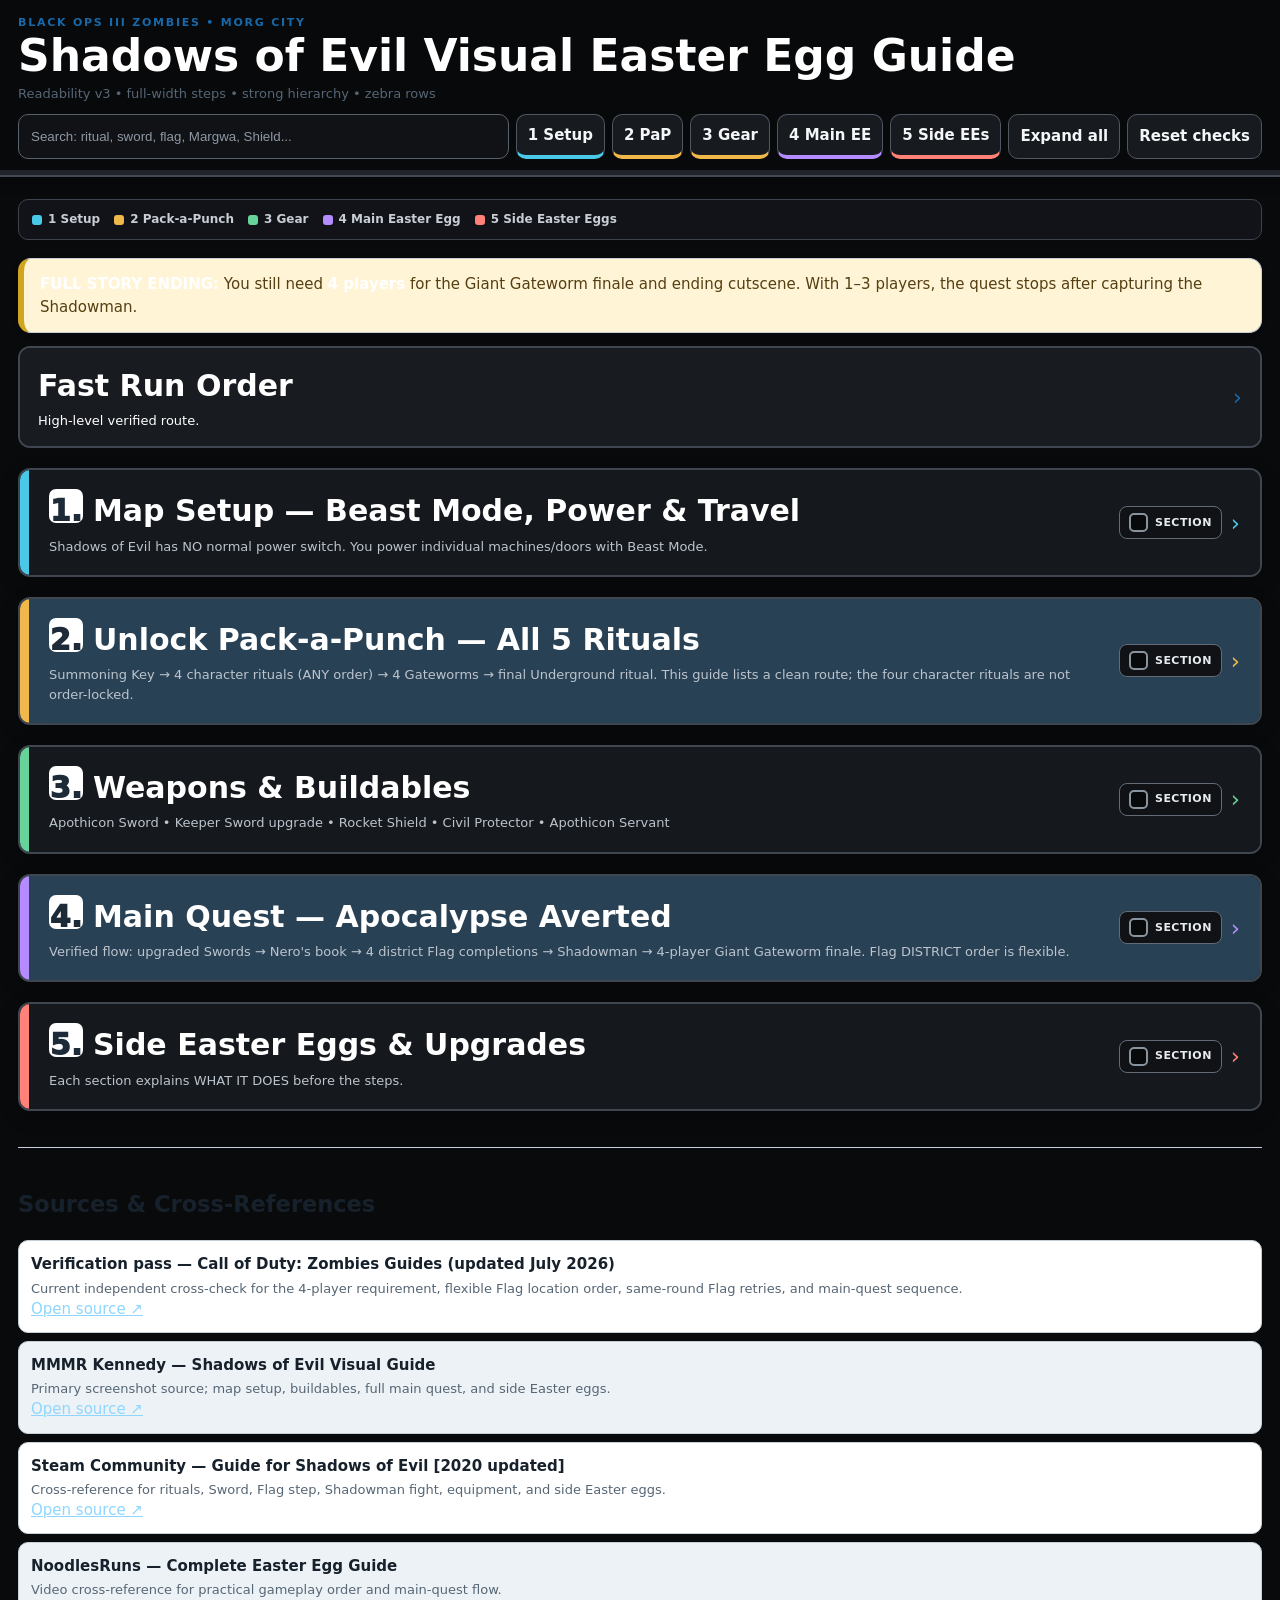
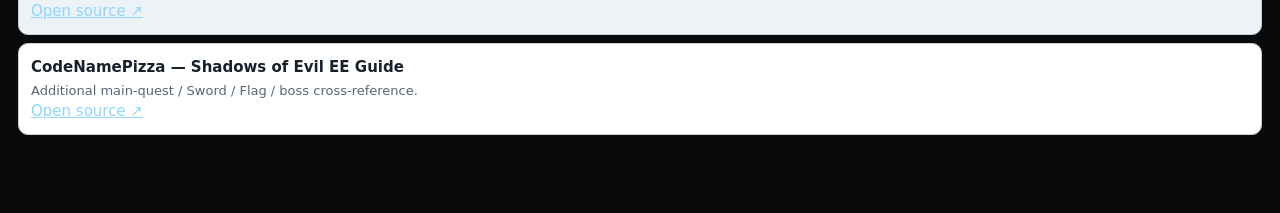
<file: shadows-of-evil.html>
<!doctype html>
<html lang="en"><head>
<meta charset="utf-8"><meta name="viewport" content="width=device-width,initial-scale=1">
<title>Shadows of Evil Visual Easter Egg Guide — High Contrast v6</title>
<style>
:root{
 --bg:#080c11;--panel:#101820;--panel2:#17212b;--zebra1:#101820;--zebra2:#1a2530;
 --sub1:#0d151d;--sub2:#141e27;--line:#2a3b4a;--text:#f2f5f7;--muted:#aab5c0;
 --accent:#88cfff;--green:#8fe3b3;--gold:#e9c878;--red:#ff9a8e;--shadow:0 10px 28px rgba(0,0,0,.25)
}
*{box-sizing:border-box}html{scroll-behavior:smooth}
body{margin:0;background:linear-gradient(#080c11,#0b1117 42%,#070a0e);color:var(--text);font-family:Inter,system-ui,-apple-system,Segoe UI,Arial,sans-serif;line-height:1.48}
a{color:#8ed6ff}header{position:sticky;top:0;z-index:40;background:rgba(8,12,17,.95);backdrop-filter:blur(12px);border-bottom:1px solid var(--line)}
.top{max-width:1500px;margin:auto;padding:15px 18px 11px}.eyebrow{font-size:11px;letter-spacing:.16em;text-transform:uppercase;color:var(--green);font-weight:900}
h1{margin:3px 0 6px;font-size:clamp(28px,4vw,44px);line-height:1}.sub{font-size:13px;color:var(--muted);margin-bottom:10px}
.controls{display:flex;gap:7px;flex-wrap:wrap}.search{flex:1;min-width:230px;padding:10px 12px;border:1px solid var(--line);border-radius:10px;background:#090f15;color:var(--text)}
button{font:inherit}.btn{border:1px solid var(--line);background:#111a23;color:var(--text);border-radius:10px;padding:9px 11px;cursor:pointer;font-weight:780}.btn:hover{border-color:var(--accent)}
.progressbar{height:3px;background:#161b22}.progressfill{height:100%;width:0;background:linear-gradient(90deg,var(--accent),var(--green))}
main{max-width:1500px;margin:auto;padding:20px 18px 70px}.callout{padding:14px 16px;border:1px solid #365064;border-radius:13px;background:#101922;color:#c9d6df;margin-bottom:13px}
.callout strong{color:#fff}.warning{border-color:#76523f;background:#231913;color:#efd2c0}.verified{border-color:#39634d;background:#102119;color:#cce7d6}

details.section,details.group,details.quick{border:1px solid var(--line);border-radius:14px;margin:12px 0;overflow:hidden;background:#0d141b}
summary{list-style:none;cursor:pointer}summary::-webkit-details-marker{display:none}
.sectionhead,.grouphead,.quickhead{display:flex;justify-content:space-between;gap:14px;align-items:center;padding:15px}
#content > details.section:nth-of-type(odd) > .sectionhead{background:var(--zebra1);border-left:5px solid #55728b}
#content > details.section:nth-of-type(even) > .sectionhead{background:var(--zebra2);border-left:5px solid #788995}
#content > details.section:nth-of-type(odd)[open] > .sectionhead,
#content > details.section:nth-of-type(even)[open] > .sectionhead{border-bottom:1px solid var(--line)}
.sectionbody > details.group:nth-of-type(odd) > .grouphead{background:var(--sub1)}
.sectionbody > details.group:nth-of-type(even) > .grouphead{background:var(--sub2)}
.sectionhead:hover,.grouphead:hover,.quickhead:hover{filter:brightness(1.08)}
.quickhead{background:#111a23;border-left:5px solid #55728b}
.sectionname{font-size:clamp(21px,2.5vw,30px);font-weight:900}.num{color:var(--accent);margin-right:8px}.desc{font-size:13px;color:var(--muted);margin-top:3px}
.chev{font-size:23px;color:var(--accent);transition:.18s}details[open]>.sectionhead .chev,details[open]>.grouphead .chev,details[open]>.quickhead .chev{transform:rotate(90deg)}
.sectionbody{padding:0 11px 13px;background:#0a1117}.groupbody{padding:0 11px 11px;background:#0b1218}.grouptitle{font-size:18px;font-weight:880}
.effect{margin-top:7px;padding:8px 10px;border-left:3px solid var(--green);background:#102019;border-radius:0 8px 8px 0;color:#cce9d8;font-size:12.5px}

.cards{display:grid;grid-template-columns:repeat(auto-fit,minmax(310px,1fr));gap:11px;padding-top:11px}
.card{border:1px solid #263746;border-radius:12px;background:#111a23;overflow:hidden;box-shadow:var(--shadow)}
.cards .card:nth-child(even){background:#17212a}.card.done{opacity:.62;border-color:#31674d}
.cardhead{display:flex;gap:10px;padding:13px 13px 8px}.cbwrap{width:23px;height:23px;min-width:23px;position:relative}.cbwrap input{position:absolute;opacity:0}
.fake{width:23px;height:23px;border:2px solid #5a6f82;border-radius:7px;display:block}.cbwrap input:checked+.fake{border-color:var(--green);background:#153526}
.cbwrap input:checked+.fake:after{content:"✓";position:absolute;left:3px;top:-5px;font-size:22px;color:var(--green);font-weight:900}
.code{font-size:10px;color:#90cbff;font-weight:900;letter-spacing:.12em}.card h3{font-size:17px;line-height:1.25;margin:2px 0}.card.done h3{text-decoration:line-through}
.badge{display:inline-block;margin-top:6px;border:1px solid var(--line);border-radius:999px;padding:2px 7px;font-size:9.5px;text-transform:uppercase;letter-spacing:.08em;color:var(--gold)}
.body{padding:0 13px 13px}.label{font-size:10px;text-transform:uppercase;letter-spacing:.12em;color:#8497a8;font-weight:900;margin-top:8px}
.todo{padding-left:20px;margin:4px 0}.todo li{margin:5px 0;font-size:13.5px}.todo li::marker{color:var(--green)}.look{color:var(--muted);font-size:13px;margin:4px 0}
.warn,.note{padding:8px 10px;border-radius:8px;margin-top:9px;font-size:12.5px}.warn{border:1px solid #76483f;background:#251513;color:#ffd0c6}.note{border:1px solid #405568;background:#101b25;color:#cce0f0}
.img{display:block;border-top:1px solid #1b2a38;background:#05080c}.img img{display:block;width:100%;aspect-ratio:16/9;object-fit:cover}
.img .fallback{display:none;padding:30px;text-align:center;color:#ffb4aa}.img.failed img{display:none}.img.failed .fallback{display:block}.credit{display:flex;justify-content:space-between;padding:7px 9px;font-size:10px;color:#74889b;background:#081019}.credit span:last-child{color:#8bd8ff}
.quickgrid{display:grid;grid-template-columns:repeat(auto-fit,minmax(290px,1fr));gap:3px 18px;padding:0 15px 15px;background:#0b1218}.q{display:flex;gap:8px;color:var(--muted);font-size:14px;padding:4px}.qn{color:var(--green);font-weight:900}
.sources{border-top:1px solid var(--line);margin-top:36px;padding-top:22px}.source{padding:12px;border:1px solid var(--line);border-radius:10px;background:#111a23;margin:8px 0}.source:nth-child(even){background:#18232d}.source h3{margin:0 0 3px;font-size:15px}.source p{margin:0;color:var(--muted);font-size:13px}.hidden{display:none!important}
@media(max-width:750px){header{position:relative}.cards{grid-template-columns:1fr}.quickgrid{grid-template-columns:1fr}}
</style>
<style id="readability-v3">
/* ===== Readability v3: stronger hierarchy, full-width steps, light theme ===== */
:root{
  --bg:#eef2f5 !important;
  --panel:#ffffff !important;
  --panel2:#f7f9fb !important;
  --zebra1:#ffffff !important;
  --zebra2:#e9eef3 !important;
  --sub1:#f4f7f9 !important;
  --sub2:#e8eef3 !important;
  --line:#c7d0d8 !important;
  --text:#17212b !important;
  --muted:#566675 !important;
  --accent:#1769aa !important;
  --green:#276d49 !important;
  --gold:#7b5b13 !important;
  --red:#9b302b !important;
  --shadow:0 3px 12px rgba(20,35,50,.10) !important;
}
body{
  background:#eef2f5 !important;
  color:var(--text) !important;
}
header{
  background:rgba(255,255,255,.97) !important;
  border-bottom:1px solid var(--line) !important;
  box-shadow:0 2px 8px rgba(20,35,50,.08);
}
.eyebrow{color:#1769aa !important}
.sub{color:#566675 !important}
.search,.btn{
  background:#fff !important;
  color:#17212b !important;
  border-color:#bfc9d2 !important;
}
.progressbar{background:#dfe5ea !important}
.progressfill{background:#1769aa !important}

main{max-width:1280px !important}

.callout{
  background:#fff !important;
  color:#283745 !important;
  border:1px solid #c7d0d8 !important;
  border-left:6px solid #1769aa !important;
  box-shadow:0 2px 8px rgba(20,35,50,.07);
}
.callout.warning{
  background:#fff4d6 !important;
  border-left-color:#d2a51f !important;
  color:#553f12 !important;
}
.callout.verified{
  background:#eaf6ef !important;
  border-left-color:#4d986d !important;
  color:#234d36 !important;
}

/* FAST RUN: make it read like a numbered checklist instead of a loose grid */
details.quick{
  background:#fff !important;
  border:1px solid #c7d0d8 !important;
  box-shadow:0 3px 12px rgba(20,35,50,.08) !important;
}
.quickhead{
  background:#1d2b38 !important;
  color:#fff !important;
  border-left:0 !important;
}
.quickhead .sectionname,.quickhead .desc{color:#fff !important}
.quickgrid{
  display:block !important;
  padding:0 !important;
  background:#fff !important;
}
.q{
  display:grid !important;
  grid-template-columns:46px 1fr !important;
  gap:10px !important;
  padding:12px 16px !important;
  border-top:1px solid #d5dde4 !important;
  color:#263746 !important;
  font-size:14px !important;
}
.q:nth-child(even){background:#eef2f5 !important}
.qn{
  display:grid !important;
  place-items:center !important;
  width:30px !important;height:30px !important;
  border-radius:50% !important;
  background:#1769aa !important;color:#fff !important;
}

/* MAIN SECTION HEADERS: solid, unmistakable bands */
details.section{
  background:#fff !important;
  border:1px solid #bfc9d2 !important;
  box-shadow:0 4px 14px rgba(20,35,50,.09) !important;
  margin:20px 0 !important;
}
#content > details.section > .sectionhead{
  background:#1d2b38 !important;
  border-left:0 !important;
  color:#fff !important;
  padding:20px !important;
}
#content > details.section:nth-of-type(even) > .sectionhead{
  background:#294155 !important;
}
.sectionhead .sectionname{color:#fff !important}
.sectionhead .desc{color:#d7e1e8 !important}
.sectionhead .num{
  display:inline-grid !important;
  place-items:center !important;
  width:34px !important;height:34px !important;
  margin-right:10px !important;
  border-radius:7px !important;
  background:#fff !important;
  color:#1d2b38 !important;
}
.sectionhead .chev{color:#fff !important}
.sectionbody{
  background:#f3f6f8 !important;
  padding:16px !important;
}

/* SUBSECTION HEADERS: another strong visual level */
details.group{
  background:#fff !important;
  border:1px solid #c5cfd7 !important;
  margin:0 0 18px !important;
  box-shadow:none !important;
}
.sectionbody > details.group > .grouphead{
  background:#dfe7ed !important;
  padding:15px 17px !important;
  border-left:6px solid #57748a !important;
}
.sectionbody > details.group:nth-of-type(even) > .grouphead{
  background:#cfdbe4 !important;
  border-left-color:#7b8f9d !important;
}
.grouptitle{
  color:#17212b !important;
  font-size:19px !important;
}
.grouphead .desc{color:#4f6070 !important}
.grouphead .chev{color:#294155 !important}
.effect{
  background:#e7f5ec !important;
  color:#254f38 !important;
  border-left-color:#4b9a6a !important;
}
.groupbody{
  background:#fff !important;
  padding:0 !important;
}

/* BIG CHANGE: one full-width step per row, no dense card grid */
.cards{
  display:block !important;
  padding:0 !important;
}
.card{
  display:grid !important;
  grid-template-columns:minmax(0,1fr) minmax(280px,390px) !important;
  grid-template-rows:auto 1fr !important;
  column-gap:22px !important;
  margin:0 !important;
  border:0 !important;
  border-top:1px solid #cbd4dc !important;
  border-radius:0 !important;
  background:#fff !important;
  box-shadow:none !important;
  overflow:hidden !important;
}
.card:first-child{border-top:0 !important}
.card:nth-child(even){background:#edf2f6 !important}
.card:not(:has(.img)){
  grid-template-columns:1fr !important;
}
.cardhead{
  grid-column:1 !important;
  grid-row:1 !important;
  padding:18px 18px 6px !important;
  gap:12px !important;
}
.body{
  grid-column:1 !important;
  grid-row:2 !important;
  padding:0 18px 20px !important;
}
.img{
  grid-column:2 !important;
  grid-row:1 / span 2 !important;
  align-self:center !important;
  margin:18px !important;
  border:1px solid #bdc8d1 !important;
  border-radius:9px !important;
  overflow:hidden !important;
  background:#fff !important;
  box-shadow:0 2px 7px rgba(20,35,50,.10) !important;
}
.img img{
  aspect-ratio:16/9 !important;
}
.credit{
  background:#fff !important;
  color:#5c6d7c !important;
  border-top:1px solid #d4dce2 !important;
}
.credit span:last-child{color:#1769aa !important}

.code{
  display:inline-block !important;
  background:#1769aa !important;
  color:#fff !important;
  padding:3px 7px !important;
  border-radius:5px !important;
  letter-spacing:.08em !important;
  margin-bottom:4px !important;
}
.card h3{
  color:#17212b !important;
  font-size:19px !important;
  margin:3px 0 !important;
}
.badge{
  background:#fff !important;
  border-color:#bac5ce !important;
  color:#5a4a1c !important;
}
.label{
  color:#50606f !important;
  margin-top:14px !important;
}
.todo li{
  font-size:14px !important;
  margin:8px 0 !important;
  color:#1c2833 !important;
}
.todo li::marker{color:#276d49 !important}
.look{color:#4f6070 !important}
.warn{
  background:#fff4d6 !important;
  color:#5d4512 !important;
  border:0 !important;
  border-left:5px solid #d2a51f !important;
}
.note{
  background:#e9f3fa !important;
  color:#294b60 !important;
  border:0 !important;
  border-left:5px solid #68a6cc !important;
}
.card.done{
  opacity:.55 !important;
}
.card.done h3{color:#53616c !important}

/* SOURCES */
.sources{color:#17212b !important}
.source{
  background:#fff !important;
  border-color:#c5cfd7 !important;
  color:#17212b !important;
}
.source:nth-child(even){background:#edf2f6 !important}
.source p{color:#566675 !important}

/* Mobile: keep the same strong hierarchy, put image below text */
@media(max-width:820px){
  header{position:relative !important}
  .card,.card:not(:has(.img)){
    grid-template-columns:1fr !important;
  }
  .cardhead{grid-column:1 !important;grid-row:1 !important}
  .body{grid-column:1 !important;grid-row:2 !important}
  .img{
    grid-column:1 !important;
    grid-row:3 !important;
    margin:0 18px 18px !important;
  }
}
</style>


<style id="high-contrast-v4">
/* HIGH-CONTRAST DARK READABILITY PASS
   One section = one accent color. Neutral content areas. Hard visual separators. */
:root{
  --hc-bg:#090a0c;
  --hc-surface:#131519;
  --hc-surface2:#1d2026;
  --hc-surface3:#262a31;
  --hc-line:#444a53;
  --hc-line-strong:#606874;
  --hc-text:#f7f8fa;
  --hc-muted:#c2c8d0;
  --hc-dim:#9099a4;
  --hc-cyan:#49c8e8;
  --hc-amber:#f0b84b;
  --hc-green:#67d39a;
  --hc-purple:#b58cff;
  --hc-coral:#ff8178;
  --hc-yellow:#ffd86b;
  --hc-blue:#79cfff;
}
html{background:var(--hc-bg)!important}
body{
  background:var(--hc-bg)!important;
  color:var(--hc-text)!important;
  font-size:15px!important;
}
header{
  background:rgba(9,10,12,.97)!important;
  border-bottom:2px solid var(--hc-line)!important;
  box-shadow:0 3px 12px rgba(0,0,0,.35)!important;
}
h1{color:#fff!important}
.search{
  background:#101216!important;
  color:#fff!important;
  border:1px solid #59616c!important;
}
.search::placeholder{color:#8e98a4!important}
.btn,.navbtn,.toolbtn{
  background:#171a1f!important;
  color:#f4f6f8!important;
  border:1px solid #505761!important;
  box-shadow:none!important;
}
.btn:hover,.navbtn:hover,.toolbtn:hover{background:#22262d!important}
button[data-go="setup"]{border-bottom:4px solid var(--hc-cyan)!important}
button[data-go="pap"],button[data-go="buildables"]{border-bottom:4px solid var(--hc-amber)!important}
button[data-go="bows"]{border-bottom:4px solid var(--hc-green)!important}
button[data-go="main"]{border-bottom:4px solid var(--hc-purple)!important}
button[data-go="side"]{border-bottom:4px solid var(--hc-coral)!important}
.progressbar{background:#20242a!important;height:5px!important}
.progressfill{background:#79cfff!important}

main{max-width:1320px!important}

/* Keep the opening area quiet. Technical/meta boxes are hidden so the quest starts sooner. */
.readability-key{
  display:flex;flex-wrap:wrap;gap:8px 14px;
  margin:2px 0 18px;padding:11px 13px;
  background:#111318;border:1px solid #3d434c;border-radius:10px;
  color:#c8ced5;font-size:12px;font-weight:750
}
.readability-key span{display:inline-flex;align-items:center;gap:6px}
.readability-key i{width:10px;height:10px;border-radius:3px;display:inline-block}
.readability-key .c1 i{background:var(--hc-cyan)}
.readability-key .c2 i{background:var(--hc-amber)}
.readability-key .c3 i{background:var(--hc-green)}
.readability-key .c4 i{background:var(--hc-purple)}
.readability-key .c5 i{background:var(--hc-coral)}

/* Fast route: a real numbered list instead of floating tiles */
details.quick{
  background:#111318!important;
  border:2px solid #414751!important;
  box-shadow:none!important;
  border-radius:12px!important
}
.quick-summary,.quickhead{
  background:#181b20!important;
  color:#fff!important;
  border:0!important;
  padding:16px 18px!important
}
.quick-grid,.quickgrid{
  display:block!important;
  background:#0f1114!important;
  padding:0!important
}
.quick-item,.q{
  display:grid!important;
  grid-template-columns:48px 1fr!important;
  gap:10px!important;
  align-items:start!important;
  margin:0!important;
  padding:11px 16px!important;
  color:#e8ebef!important;
  border-top:1px solid #3a4048!important
}
.quick-item:nth-child(even),.q:nth-child(even){background:#191c21!important}
.quick-num,.qn{
  display:grid!important;place-items:center!important;
  width:31px!important;height:31px!important;
  border-radius:7px!important;
  background:#303640!important;
  color:#fff!important;font-weight:900!important
}

/* Notes and warnings are deliberately different from normal content */
.warn{
  background:#332a12!important;
  color:#ffe7a5!important;
  border:1px solid #8c7022!important;
  border-left:6px solid var(--hc-yellow)!important;
  border-radius:7px!important
}
.note{
  background:#112637!important;
  color:#d5edff!important;
  border:1px solid #345c79!important;
  border-left:6px solid var(--hc-blue)!important;
  border-radius:7px!important
}
.group-effect,.effect{
  background:#12291f!important;
  color:#d6f3e2!important;
  border-left:6px solid var(--hc-green)!important;
  border-radius:7px!important
}

/* Stronger text hierarchy */
.label{
  color:#b9c1ca!important;
  font-size:11px!important;
  letter-spacing:.13em!important;
  font-weight:900!important;
  margin-top:14px!important
}
.todo li{
  color:#f2f4f6!important;
  font-size:14.5px!important;
  margin:8px 0!important;
  line-height:1.52!important
}
.look{
  color:#c4cbd3!important;
  line-height:1.5!important
}
.badge{background:#0f1114!important;border-color:#59616c!important;color:#e5e8eb!important}
.fake{border-color:#77818c!important}
.card.done{opacity:.55!important}

/* Mobile */
@media(max-width:850px){
  header{position:relative!important}
}
</style>

<style>
main > .callout:not(.warning){display:none!important}
.sitebar{display:none!important}
</style>

<style id="soe-high-contrast-layout">
/* Per-section accent identity */
#content > details.section:nth-of-type(1){--section-accent:var(--hc-cyan)}
#content > details.section:nth-of-type(2){--section-accent:var(--hc-amber)}
#content > details.section:nth-of-type(3){--section-accent:var(--hc-green)}
#content > details.section:nth-of-type(4){--section-accent:var(--hc-purple)}
#content > details.section:nth-of-type(5){--section-accent:var(--hc-coral)}

details.section{
  background:#0e1013!important;
  border:2px solid #40464f!important;
  box-shadow:0 6px 18px rgba(0,0,0,.28)!important;
  border-radius:12px!important;
  margin:20px 0!important
}
#content > details.section > .sectionhead{
  background:#15181d!important;
  border:0!important;
  border-left:9px solid var(--section-accent)!important;
  padding:19px 20px!important
}
.sectionname{color:#fff!important;font-size:clamp(22px,2.4vw,30px)!important}
.sectionhead .desc{color:#bcc4cd!important}
.num{
  display:inline-grid!important;place-items:center!important;
  width:34px!important;height:34px!important;
  border-radius:7px!important;margin-right:10px!important;
  background:var(--section-accent)!important;color:#08090b!important;
  font-weight:950!important
}
.sectionhead .chev{color:var(--section-accent)!important}
.sectionbody{background:#0b0d10!important;padding:16px!important}

details.group{
  background:#121419!important;
  border:1px solid #464d56!important;
  border-radius:10px!important;
  margin:0 0 18px!important;
  overflow:hidden!important
}
.sectionbody > details.group > .grouphead,
.sectionbody > details.group:nth-of-type(even) > .grouphead{
  background:#22262c!important;
  border:0!important;
  border-left:5px solid var(--section-accent)!important;
  padding:14px 16px!important
}
.grouptitle{color:#fff!important;font-size:18px!important}
.grouphead .desc{color:#b8c0c9!important}
.grouphead .chev{color:var(--section-accent)!important}
.groupbody{background:#0d0f12!important;padding:0!important}

/* One step per horizontal row */
.cards{display:block!important;padding:0!important}
.card{
  display:grid!important;
  grid-template-columns:minmax(0,1fr) minmax(280px,400px)!important;
  grid-template-rows:auto 1fr!important;
  column-gap:22px!important;
  border:0!important;
  border-left:6px solid var(--section-accent)!important;
  border-top:2px solid #383e46!important;
  border-radius:0!important;
  background:#131519!important;
  box-shadow:none!important;
  transform:none!important
}
.card:first-child{border-top:0!important}
.card:nth-child(even){background:#1d2026!important}
.cardhead{
  grid-column:1!important;grid-row:1!important;
  padding:18px 18px 6px!important
}
.body{
  grid-column:1!important;grid-row:2!important;
  padding:0 18px 20px!important
}
.img{
  grid-column:2!important;grid-row:1 / span 2!important;
  align-self:center!important;
  margin:18px!important;
  border:2px solid #4d555f!important;
  border-radius:8px!important;
  overflow:hidden!important;
  background:#08090b!important
}
.credit{background:#101216!important;color:#aeb7c1!important;border-top:1px solid #3d444d!important}
.code{
  display:inline-block!important;
  background:var(--section-accent)!important;
  color:#08090b!important;
  border-radius:5px!important;
  padding:3px 7px!important;
  margin-bottom:4px!important;
  font-weight:950!important
}
.card h3{color:#fff!important;font-size:19px!important}
.card:not(:has(.img)){grid-template-columns:1fr!important}

@media(max-width:850px){
  .card,.card:not(:has(.img)){grid-template-columns:1fr!important}
  .cardhead{grid-column:1!important;grid-row:1!important}
  .body{grid-column:1!important;grid-row:2!important}
  .img{grid-column:1!important;grid-row:3!important;margin:0 18px 18px!important}
}
</style>


<style id="image-lightbox-v5">
/* In-page image expansion */
.img, .imgwrap {
  cursor: zoom-in !important;
}
.img .credit span:last-child,
.imgwrap .imgcredit span:last-child {
  color: #aeb8c2 !important;
}
.image-lightbox {
  position: fixed;
  inset: 0;
  z-index: 99999;
  display: none;
  align-items: center;
  justify-content: center;
  padding: 26px;
  background: rgba(0,0,0,.90);
  backdrop-filter: blur(5px);
}
.image-lightbox.open { display: flex; }
.image-lightbox-inner {
  position: relative;
  width: min(96vw, 1500px);
  height: min(94vh, 1000px);
  display: flex;
  align-items: center;
  justify-content: center;
}
.image-lightbox-img {
  display: block;
  max-width: 100%;
  max-height: 100%;
  width: auto;
  height: auto;
  object-fit: contain;
  border: 2px solid #626b76;
  border-radius: 10px;
  background: #07080a;
  box-shadow: 0 18px 60px rgba(0,0,0,.65);
  cursor: zoom-out;
}
.image-lightbox-close {
  position: fixed;
  top: 16px;
  right: 20px;
  z-index: 100000;
  width: 44px;
  height: 44px;
  border: 1px solid #6b747f;
  border-radius: 50%;
  background: #16191e;
  color: #fff;
  font-size: 28px;
  line-height: 1;
  font-weight: 700;
  cursor: pointer;
}
.image-lightbox-close:hover { background: #292e35; }
.image-lightbox-hint {
  position: fixed;
  left: 50%;
  bottom: 14px;
  transform: translateX(-50%);
  padding: 7px 11px;
  border: 1px solid #4e5660;
  border-radius: 999px;
  background: rgba(17,20,24,.92);
  color: #c9d0d7;
  font-size: 12px;
  white-space: nowrap;
}
body.lightbox-open { overflow: hidden !important; }

@media (max-width: 700px) {
  .image-lightbox { padding: 12px; }
  .image-lightbox-inner {
    width: 100vw;
    height: 90vh;
  }
  .image-lightbox-close {
    top: 10px;
    right: 10px;
  }
}
</style>


<style id="bulk-check-zebra-v6">
/* ===== v6: zebra subsection headers + whole-section / whole-phase checkboxes ===== */

/* Stronger zebra separation for subsection / phase headers */
.sectionbody > details.group:nth-of-type(odd) > .grouphead,
.section-inner > details.group:nth-of-type(odd) > .group-head {
  background:#20242a !important;
}
.sectionbody > details.group:nth-of-type(even) > .grouphead,
.section-inner > details.group:nth-of-type(even) > .group-head {
  background:#2c3138 !important;
}

/* Main Quest phases get a subtle purple zebra identity instead of one flat purple look */
#content > details.section:nth-of-type(4) .sectionbody > details.group:nth-of-type(odd) > .grouphead,
#content > details.big-section:nth-of-type(4) .section-inner > details.group:nth-of-type(odd) > .group-head {
  background:#26202f !important;
}
#content > details.section:nth-of-type(4) .sectionbody > details.group:nth-of-type(even) > .grouphead,
#content > details.big-section:nth-of-type(4) .section-inner > details.group:nth-of-type(even) > .group-head {
  background:#342a40 !important;
}

/* Bulk check control used in top-level sections and subsection/phase headers */
.bulk-check-wrap {
  display:inline-flex;
  align-items:center;
  gap:7px;
  flex:0 0 auto;
  padding:6px 9px;
  border:1px solid #626b76;
  border-radius:8px;
  background:#101216;
  color:#e6ebef;
  font-size:11px;
  font-weight:900;
  letter-spacing:.04em;
  text-transform:uppercase;
  cursor:pointer;
  user-select:none;
}
.bulk-check-wrap:hover {
  background:#1b1f24;
  border-color:#89939e;
}
.bulk-check-wrap input {
  appearance:none;
  -webkit-appearance:none;
  width:19px;
  height:19px;
  margin:0;
  border:2px solid #89939e;
  border-radius:5px;
  background:#08090b;
  display:grid;
  place-content:center;
  cursor:pointer;
}
.bulk-check-wrap input::before {
  content:"";
  width:10px;
  height:10px;
  transform:scale(0);
  transition:transform .08s ease-in-out;
  clip-path:polygon(14% 44%,0 59%,39% 100%,100% 18%,84% 3%,37% 70%);
  background:#08100b;
}
.bulk-check-wrap input:checked {
  background:#77dda3;
  border-color:#77dda3;
}
.bulk-check-wrap input:checked::before {
  transform:scale(1);
}
.bulk-check-wrap input:indeterminate {
  background:#f0b84b;
  border-color:#f0b84b;
}
.bulk-check-wrap input:indeterminate::before {
  transform:scale(1);
  clip-path:none;
  width:10px;
  height:3px;
  background:#17120a;
}
.bulk-check-wrap.complete {
  border-color:#5ca77a;
  background:#13261c;
  color:#bde9cd;
}
.bulk-check-wrap.partial {
  border-color:#997c35;
  background:#292313;
  color:#f3dda6;
}

/* Keep controls and chevrons visually separated */
.bulk-right {
  display:flex;
  align-items:center;
  gap:9px;
  flex:0 0 auto;
}

/* On narrow screens, do not let the header controls crush the title */
@media(max-width:720px){
  .bulk-check-wrap .bulk-label-text { display:none; }
  .bulk-check-wrap { padding:6px; }
  .bulk-right { gap:6px; }
}
</style>

</head><body>
<header><div class="top"><div class="eyebrow">Black Ops III Zombies • Morg City</div><h1>Shadows of Evil Visual Easter Egg Guide</h1>
<div class="sub">Readability v3 • full-width steps • strong hierarchy • zebra rows</div>
<div class="controls"><input id="search" class="search" placeholder="Search: ritual, sword, flag, Margwa, Shield...">
<button class="btn nav" data-go="setup">1 Setup</button><button class="btn nav" data-go="pap">2 PaP</button><button class="btn nav" data-go="buildables">3 Gear</button>
<button class="btn nav" data-go="main">4 Main EE</button><button class="btn nav" data-go="side">5 Side EEs</button><button id="expand" class="btn">Expand all</button><button id="reset" class="btn">Reset checks</button></div></div>
<div class="progressbar"><div id="progress" class="progressfill"></div></div></header>
<main>

<div class="readability-key" aria-label="Section color key">
  <span class="c1"><i></i>1 Setup</span>
  <span class="c2"><i></i>2 Pack-a-Punch</span>
  <span class="c3"><i></i>3 Gear</span>
  <span class="c4"><i></i>4 Main Easter Egg</span>
  <span class="c5"><i></i>5 Side Easter Eggs</span>
</div>

<div class="callout"><strong>READABILITY REDESIGN:</strong> One step now uses one full-width row. Main sections use solid dark headers, subsections use gray headers, and individual steps alternate white/gray so your eye has a clear place to land.</div>
<div class="callout verified"><strong>VERIFICATION PASS COMPLETE:</strong> Core quest flow, PaP rituals, Sword + upgrade, Shield/Civil Protector, Flag mechanics, Shadowman fight, 4-player finale, and the listed side Easter eggs were cross-checked against the current MMMR Kennedy visual guide, the Steam 2024-updated community guide, CallOfDutyZombies, and a July 2026 Shadows main-quest guide.</div>
<div class="callout warning"><strong>FULL STORY ENDING:</strong> You still need <strong>4 players</strong> for the Giant Gateworm finale and ending cutscene. With 1–3 players, the quest stops after capturing the Shadowman.</div>
<div class="callout"><strong>Important verified clarifications:</strong> the four PaP character rituals can be done in any order; the four Flag districts can also be completed in any order; a failed Flag can be retried immediately in the same round; only a successfully completed Flag district forces the next round.</div>
<details class="quick"><summary class="quickhead"><div><div class="sectionname">Fast Run Order</div><div class="desc">High-level verified route.</div></div><div class="chev">›</div></summary><div id="quick" class="quickgrid"></div></details>
<div id="content"></div>
<section class="sources"><h2>Sources & Cross-References</h2><div id="sources"></div></section>
</main>
<script>
const DATA=[{"id": "setup", "number": "1", "title": "Map Setup — Beast Mode, Power & Travel", "subtitle": "Shadows of Evil has NO normal power switch. You power individual machines/doors with Beast Mode.", "groups": [{"title": "How Power Works", "summary": "Use Beast Mode to shock fuse boxes beside perks and special doors.", "effect": "This is the map's power system. Once you shock a fuse box, that perk/door stays powered for the rest of the game.", "steps": [{"id": "SET-01", "title": "Enter Beast Mode", "do": ["Interact with a flaming purple Beast Mode chalice.", "Beast Mode lasts about 25 seconds.", "Use SHOCK on fuse boxes.", "Use MELEE on Beast-marked crates and doors.", "Use GRAPPLE on glowing grapple points."], "look": "A purple-flamed chalice like this one.", "image": "https://mmmrkennedy.com/games/BO3/shadows_of_evil/pictures/beast_mode/beast_mode_chalice.webp", "tag": "required", "warn": "", "note": "Verified charge rule: in co-op, a player normally gets one Beast charge per round. In solo you can hold up to 3 charges, but only 1 charge is replenished at the start of each round. A chalice that has been used stays inactive for the rest of that round.", "source": "MMMR Kennedy", "asset": "assets/soe_001_82f4a45e.webp"}, {"id": "SET-02", "title": "Power each perk machine individually", "do": ["Find the fuse box beside the perk machine.", "Enter Beast Mode.", "Shock the fuse box.", "The perk is now powered permanently for that game."], "look": "A small electrical box with a lightning-bolt symbol.", "image": "https://mmmrkennedy.com/games/BO3/shadows_of_evil/pictures/power/fuse_box.webp", "tag": "required", "warn": "", "note": "Juggernog, Speed Cola, and Double Tap rotate between Canals / Waterfront / Footlight. The broken bottle sign at each district entrance tells you which perk is there: red = Jug, green = Speed, orange = Double Tap.", "source": "MMMR Kennedy", "asset": "assets/soe_002_009d9d8b.webp"}, {"id": "SET-03", "title": "Open the district power staircases", "do": ["Each major district has a staircase/door that only Beast Mode can power.", "Grapple to the upper route.", "Shock the district fuse box.", "The staircase opens permanently."], "look": "These powered routes are important for Shield pieces, Fumigators, perk access, and side quests.", "image": "https://mmmrkennedy.com/games/BO3/shadows_of_evil/pictures/power/fuse_box.webp", "tag": "required", "warn": "", "note": "", "source": "MMMR Kennedy", "asset": "assets/soe_002_009d9d8b.webp"}]}, {"title": "Rift Portals / Underground Access", "summary": "Open each Rift door in Beast Mode, then activate the portal normally.", "effect": "Rifts connect Canals, Waterfront, and Footlight directly to the Underground / Pack-a-Punch area.", "steps": [{"id": "SET-R1", "title": "Canals Rift", "do": ["Go into the canal near the Mystery Box location.", "In Beast Mode, melee the Rift door open.", "Return to normal and interact with the portal to activate it."], "look": "Orange circular Rift portal.", "image": "https://mmmrkennedy.com/games/BO3/shadows_of_evil/pictures/rift_portals/rift.webp", "tag": "required", "warn": "", "note": "", "source": "MMMR Kennedy", "asset": "assets/soe_003_1b86ef3a.webp"}, {"id": "SET-R2", "title": "Waterfront Rift", "do": ["Find the alley to the right of the Waterfront Mystery Box area.", "Melee the Rift door open in Beast Mode.", "Activate the Rift normally."], "look": "Orange circular Rift portal.", "image": "https://mmmrkennedy.com/games/BO3/shadows_of_evil/pictures/rift_portals/rift.webp", "tag": "required", "warn": "", "note": "", "source": "MMMR Kennedy", "asset": "assets/soe_003_1b86ef3a.webp"}, {"id": "SET-R3", "title": "Footlight Rift", "do": ["Find the Rift door near where Jessica's ritual-item box falls.", "Melee the door open in Beast Mode.", "Activate the Rift normally."], "look": "Orange circular Rift portal.", "image": "https://mmmrkennedy.com/games/BO3/shadows_of_evil/pictures/rift_portals/rift.webp", "tag": "required", "warn": "", "note": "", "source": "MMMR Kennedy", "asset": "assets/soe_003_1b86ef3a.webp"}]}, {"title": "Fumigator & Harvest Pods", "summary": "Each player needs a Fumigator to open Harvest Pods.", "effect": "Purple pods can give weapons, power-ups, and the Margwa Tentacle required for the Apothicon Servant.", "steps": [{"id": "SET-F1", "title": "Find a Fumigator", "do": ["Pick up one Fumigator per player.", "There are multiple possible spawn points around Spawn/Junction and the districts."], "look": "It is a small handheld fumigation device. Common early spawns include the truck near Quick Revive and the metal grate by Nero's stairs.", "image": "https://mmmrkennedy.com/games/BO3/shadows_of_evil/pictures/fumigator_pods/spawn_quick.webp", "tag": "utility", "warn": "", "note": "", "source": "MMMR Kennedy", "asset": "assets/soe_004_da177377.webp"}, {"id": "SET-F2", "title": "Let pods grow for better loot", "do": ["Green pods are the lowest tier.", "Red pods are better.", "Purple pods give the best loot and are the only ones that can drop the Margwa Tentacle.", "Use the Fumigator to open the pod."], "look": "Harvest Pods change color as they mature.", "image": "https://mmmrkennedy.com/games/BO3/shadows_of_evil/pictures/fumigator_pods/purple_pod.webp", "tag": "utility", "warn": "", "note": "", "source": "MMMR Kennedy", "asset": "assets/soe_005_0edc05e8.webp"}]}]}, {"id": "pap", "number": "2", "title": "Unlock Pack-a-Punch — All 5 Rituals", "subtitle": "Summoning Key → 4 character rituals (ANY order) → 4 Gateworms → final Underground ritual. This guide lists a clean route; the four character rituals are not order-locked.", "groups": [{"title": "Start — Get the Summoning Key", "summary": "You need the Summoning Key before ANY ritual can be started.", "steps": [{"id": "PAP-00", "title": "Ritual order — what is actually fixed", "do": ["Get the Summoning Key before starting any ritual.", "Complete the four character rituals in ANY order.", "Only one ritual can be active on the map at a time.", "A Margwa spawns after the 2nd completed character ritual.", "Another Margwa spawns after the 4th completed character ritual.", "A third Margwa spawns after the final Underground Pack-a-Punch ritual."], "look": "The guide uses Nero → Jack → Floyd → Jessica only to keep the walkthrough easy to follow.", "image": "", "tag": "verified", "warn": "", "note": "The order shown below is a recommended organizational route, not a quest requirement.", "source": "Verified cross-reference"}, {"id": "PAP-01", "title": "Open the Summoning Key crate", "do": ["In Spawn, enter Beast Mode.", "Go to the truck left of the RK5 wallbuy.", "Melee the marked crate on the back of the truck."], "look": "The chained/marked crate on the truck.", "image": "https://mmmrkennedy.com/games/BO3/shadows_of_evil/pictures/pap/summoning_key_crate.webp", "tag": "required", "warn": "", "note": "", "source": "MMMR Kennedy", "asset": "assets/soe_006_8f306569.webp"}, {"id": "PAP-02", "title": "Pick up the Summoning Key", "do": ["Return to normal form.", "Pick up the glowing Summoning Key from the opened crate."], "look": "Small glowing orb/key in the truck crate.", "image": "https://mmmrkennedy.com/games/BO3/shadows_of_evil/pictures/pap/summoning_key.webp", "tag": "required", "warn": "", "note": "", "source": "MMMR Kennedy", "asset": "assets/soe_007_2cbbe714.webp"}]}, {"title": "Ritual 1 — Nero / Junction — Lawyer's Pen", "summary": "Crane fuse → Pen → Nero's ritual room → Gateworm.", "steps": [{"id": "PAP-N1", "title": "Shock the crane fuse", "do": ["Enter Beast Mode in Junction.", "Shock the crane's fuse box.", "The crane moves and drops the Lawyer's Pen box."], "look": "Fuse box in the Junction tied to the crane.", "image": "https://mmmrkennedy.com/games/BO3/shadows_of_evil/pictures/pap/nero_spawn/crane_fuse.webp", "tag": "required", "warn": "", "note": "", "source": "MMMR Kennedy", "asset": "assets/soe_008_6710854d.webp"}, {"id": "PAP-N2", "title": "Open Nero's route", "do": ["While still in Beast Mode, grapple to Nero's upper room.", "Shock the fuse box outside his room to open the staircase from Spawn."], "look": "The fire escape / upper route above the Spawn exit.", "image": "https://mmmrkennedy.com/games/BO3/shadows_of_evil/pictures/power/spawn_grapple.webp", "tag": "required", "warn": "", "note": "", "source": "MMMR Kennedy", "asset": "assets/soe_009_3e4684c5.webp"}, {"id": "PAP-N3", "title": "Pick up the Lawyer's Pen", "do": ["Return to normal.", "Pick up the Lawyer's Pen from the box dropped by the crane."], "look": "Glowing ritual item in the fallen box.", "image": "https://mmmrkennedy.com/games/BO3/shadows_of_evil/pictures/pap/nero_spawn/lawyers_pen.webp", "tag": "required", "warn": "", "note": "", "source": "MMMR Kennedy", "asset": "assets/soe_010_c4386b30.webp"}, {"id": "PAP-N4", "title": "Complete Nero's ritual", "do": ["Bring the Pen to Nero's ritual table.", "Place the item.", "Start the ritual.", "Survive the Keepers until the ritual ends.", "Pick up the Gateworm."], "look": "Ritual table in Nero's room.", "image": "https://mmmrkennedy.com/games/BO3/shadows_of_evil/pictures/pap/nero_spawn/ritual_table.webp", "tag": "required", "warn": "Players cannot enter the ritual room after the ritual starts. Get everyone inside first.", "note": "", "source": "MMMR Kennedy", "asset": "assets/soe_011_952e6a39.webp"}]}, {"title": "Ritual 2 — Jack Vincent / Canals — Detective's Badge", "summary": "Ethereal-wall fuse → Badge box → Ruby Rabbit → Gateworm.", "steps": [{"id": "PAP-C1", "title": "Shock the fuse through the ethereal wall", "do": ["Go to the far end of Canals.", "Enter Beast Mode.", "Shock the fuse box through the see-through ethereal wall."], "look": "Fuse visible through the wall while in Beast Mode.", "image": "https://mmmrkennedy.com/games/BO3/shadows_of_evil/pictures/pap/jack_canals/ethereal_wall.webp", "tag": "required", "warn": "", "note": "", "source": "MMMR Kennedy", "asset": "assets/soe_012_310bb455.webp"}, {"id": "PAP-C2", "title": "Melee the Badge box", "do": ["While still in Beast Mode, go toward the Rift area.", "Melee the marked box in the canal wall."], "look": "The marked box embedded in the canal wall.", "image": "https://mmmrkennedy.com/games/BO3/shadows_of_evil/pictures/pap/jack_canals/badge_box.webp", "tag": "required", "warn": "", "note": "", "source": "MMMR Kennedy", "asset": "assets/soe_013_2afb8503.webp"}, {"id": "PAP-C3", "title": "Open the Ruby Rabbit stairs", "do": ["Grapple to the top of the Ruby Rabbit.", "Run down inside.", "Shock the fuse box to open the normal staircase."], "look": "Ruby Rabbit grapple route and fuse box.", "image": "https://mmmrkennedy.com/games/BO3/shadows_of_evil/pictures/pap/jack_canals/ruby_fuse.webp", "tag": "required", "warn": "", "note": "", "source": "MMMR Kennedy", "asset": "assets/soe_014_cc9e1ed6.webp"}, {"id": "PAP-C4", "title": "Pick up the Detective's Badge", "do": ["Return to normal.", "Pick up the Badge from the broken box in the canal."], "look": "Glowing Badge in the opened wall box.", "image": "https://mmmrkennedy.com/games/BO3/shadows_of_evil/pictures/pap/jack_canals/badge_pickup.webp", "tag": "required", "warn": "", "note": "", "source": "MMMR Kennedy", "asset": "assets/soe_015_0307c1ce.webp"}, {"id": "PAP-C5", "title": "Complete Jack's ritual", "do": ["Take the Badge to the top floor of the Ruby Rabbit.", "Place it on the ritual table.", "Start the ritual.", "Survive the Keepers.", "Pick up the Gateworm."], "look": "Ruby Rabbit ritual table.", "image": "https://mmmrkennedy.com/games/BO3/shadows_of_evil/pictures/pap/jack_canals/ritual_table.webp", "tag": "required", "warn": "", "note": "", "source": "MMMR Kennedy", "asset": "assets/soe_016_be90f7b7.webp"}]}, {"title": "Ritual 3 — Floyd / Waterfront — Championship Belt", "summary": "Grapple → knock Belt box down → open Boxing Gym → ritual → Gateworm.", "steps": [{"id": "PAP-W1", "title": "Grapple to the Belt box", "do": ["Enter Beast Mode in Waterfront.", "Grapple to the fire escape above the Mystery Box area.", "Melee the marked Belt box."], "look": "Upper Waterfront grapple point.", "image": "https://mmmrkennedy.com/games/BO3/shadows_of_evil/pictures/pap/floyd_waterfront/grapple.webp", "tag": "required", "warn": "", "note": "", "source": "MMMR Kennedy", "asset": "assets/soe_017_c2161ddb.webp"}, {"id": "PAP-W2", "title": "Open the Boxing Gym", "do": ["Drop back down toward the water.", "Run to the Boxing Gym.", "Melee the Beast-only gym door open."], "look": "Marked door at the front of the Boxing Gym.", "image": "https://mmmrkennedy.com/games/BO3/shadows_of_evil/pictures/pap/floyd_waterfront/gym_door.webp", "tag": "required", "warn": "", "note": "", "source": "MMMR Kennedy", "asset": "assets/soe_018_b6c4ab87.webp"}, {"id": "PAP-W3", "title": "Pick up the Championship Belt", "do": ["Return to normal.", "Pick up the Belt from the fallen box."], "look": "Glowing Belt pickup in Waterfront.", "image": "https://mmmrkennedy.com/games/BO3/shadows_of_evil/pictures/pap/floyd_waterfront/belt.webp", "tag": "required", "warn": "", "note": "", "source": "MMMR Kennedy", "asset": "assets/soe_019_ddf7d2e5.webp"}, {"id": "PAP-W4", "title": "Complete Floyd's ritual", "do": ["Bring the Belt into the Boxing Gym.", "Place it on the ritual table in the ring.", "Start the ritual.", "Survive the Keepers.", "Pick up the Gateworm."], "look": "Ritual table in the boxing ring.", "image": "https://mmmrkennedy.com/games/BO3/shadows_of_evil/pictures/pap/floyd_waterfront/ritual_table.webp", "tag": "required", "warn": "", "note": "", "source": "MMMR Kennedy", "asset": "assets/soe_020_50656d94.webp"}]}, {"title": "Ritual 4 — Jessica / Footlight — Producer's Toupee", "summary": "Upper route → knock Toupee box down → power Black Lace → ritual → Gateworm.", "steps": [{"id": "PAP-F1", "title": "Reach the upper Footlight route", "do": ["Enter Beast Mode near the district entrance.", "Grapple to the upper level.", "Use the ramp to jump to the ledge holding the ritual-item box."], "look": "Upper Footlight ledge beside the Mystery Box route.", "image": "https://mmmrkennedy.com/games/BO3/shadows_of_evil/pictures/pap/jessica_footlight/box.webp", "tag": "required", "warn": "", "note": "", "source": "MMMR Kennedy", "asset": "assets/soe_021_d91eeea2.webp"}, {"id": "PAP-F2", "title": "Knock down the Toupee box", "do": ["Melee the marked box while in Beast Mode.", "The box falls to street level."], "look": "Marked ritual-item box on the ledge.", "image": "https://mmmrkennedy.com/games/BO3/shadows_of_evil/pictures/pap/jessica_footlight/box.webp", "tag": "required", "warn": "", "note": "", "source": "MMMR Kennedy", "asset": "assets/soe_021_d91eeea2.webp"}, {"id": "PAP-F3", "title": "Power/open Black Lace", "do": ["Jump back across.", "Go toward Black Lace Burlesque.", "Grapple over.", "Shock the fuse box on the back of the sign."], "look": "Electrical box behind the Black Lace sign.", "image": "https://mmmrkennedy.com/games/BO3/shadows_of_evil/pictures/pap/jessica_footlight/black_lace_fuse_box.webp", "tag": "required", "warn": "", "note": "", "source": "MMMR Kennedy", "asset": "assets/soe_022_d594707a.webp"}, {"id": "PAP-F4", "title": "Pick up the Producer's Toupee", "do": ["Return to normal.", "Pick up the Toupee from the fallen box."], "look": "Glowing Toupee ritual item.", "image": "https://mmmrkennedy.com/games/BO3/shadows_of_evil/pictures/pap/jessica_footlight/toupee.webp", "tag": "required", "warn": "", "note": "", "source": "MMMR Kennedy", "asset": "assets/soe_023_fe75e4ad.webp"}, {"id": "PAP-F5", "title": "Complete Jessica's ritual", "do": ["Take the Toupee onto the Black Lace stage.", "Place it on the ritual table.", "Start the ritual.", "Survive the Keepers.", "Pick up the Gateworm."], "look": "Black Lace ritual table on the stage.", "image": "https://mmmrkennedy.com/games/BO3/shadows_of_evil/pictures/pap/jessica_footlight/ritual_table.webp", "tag": "required", "warn": "", "note": "", "source": "MMMR Kennedy", "asset": "assets/soe_024_9007ce1d.webp"}]}, {"title": "Final Ritual — Underground", "summary": "Use all 4 Gateworms to rebuild the room and activate Pack-a-Punch.", "steps": [{"id": "PAP-X1", "title": "Enter the Underground with all 4 Gateworms", "do": ["Use any Rift portal to reach the Underground.", "Approach the wall covered in glowing symbols.", "The wall dissolves once the four district rituals are complete."], "look": "Glowing-symbol wall leading to the final ritual room.", "image": "https://mmmrkennedy.com/games/BO3/shadows_of_evil/pictures/pap/glowing_symbols.webp", "tag": "required", "warn": "", "note": "", "source": "MMMR Kennedy", "asset": "assets/soe_025_b442ad44.webp"}, {"id": "PAP-X2", "title": "Place all 4 Gateworms", "do": ["Place one Gateworm on each pedestal.", "Two repair the wall-run sections.", "Two repair the center bridge."], "look": "Follow the blue energy beams to the four pedestals.", "image": "https://mmmrkennedy.com/games/BO3/shadows_of_evil/pictures/pap/gateworm_pedistals.webp", "tag": "required", "warn": "You can fall into the pit while wall-running. Keep moving and jump the final gap.", "note": "", "source": "MMMR Kennedy", "asset": "assets/soe_026_7d6bba95.webp"}, {"id": "PAP-X3", "title": "Start the final ritual", "do": ["Cross to the ritual table near the entrance side.", "Interact to start the fifth ritual.", "Survive the Keepers until it completes."], "look": "Final ritual table in the Pack-a-Punch room.", "image": "https://mmmrkennedy.com/games/BO3/shadows_of_evil/pictures/pap/ritual_table.webp", "tag": "required", "warn": "", "note": "", "source": "MMMR Kennedy", "asset": "assets/soe_027_09c771fd.webp"}, {"id": "PAP-X4", "title": "Pack-a-Punch unlocked", "do": ["After the final ritual, a Margwa spawns.", "The blue Pack-a-Punch Rift becomes usable on the far side of the room."], "look": "Large blue Rift used as Pack-a-Punch.", "image": "https://mmmrkennedy.com/games/BO3/shadows_of_evil/pictures/pap/pap.webp", "tag": "required", "warn": "", "note": "This completion is also required before obtaining the Apothicon Sword.", "source": "MMMR Kennedy", "asset": "assets/soe_028_d72f2902.webp"}]}]}, {"id": "buildables", "number": "3", "title": "Weapons & Buildables", "subtitle": "Apothicon Sword • Keeper Sword upgrade • Rocket Shield • Civil Protector • Apothicon Servant", "groups": [{"title": "Apothicon Sword — Every Player Needs One", "summary": "Ride the train to read 3 symbols → open the Sword wall → charge an Egg at 4 statues.", "effect": "Required for the main quest. The Sword is a rechargeable Specialist weapon with powerful melee and slam attacks.", "steps": [{"id": "SW-01", "title": "Train Ride 1 — Waterfront → Footlight — get TWO symbols", "do": ["Start at the Waterfront train station.", "Send the train to Footlight.", "Face the direction the train is moving.", "Watch out the RIGHT side.", "Record the Waterfront symbol.", "Keep watching the RIGHT side and record the Footlight symbol before the train stops."], "look": "Two separate red Apothicon symbols appear in building windows during this single ride.", "image": "https://mmmrkennedy.com/games/BO3/shadows_of_evil/pictures/apothicon_sword/symbol_canals.webp", "tag": "sword", "warn": "", "note": "This two-ride route is easier for a first-time player than trying to associate every symbol with a separate train ride.", "source": "MMMR Kennedy", "asset": "assets/soe_029_6aab6315.webp"}, {"id": "SW-02", "title": "Train Ride 2 — Footlight → Canals — get the LAST symbol", "do": ["From Footlight, send the train to Canals.", "Face the direction of travel.", "Watch out the RIGHT side.", "Record the remaining Canals symbol."], "look": "You should now have all 3 red symbols written down.", "image": "https://mmmrkennedy.com/games/BO3/shadows_of_evil/pictures/apothicon_sword/symbol_waterfront.webp", "tag": "sword", "warn": "", "note": "", "source": "MMMR Kennedy", "asset": "assets/soe_030_81d5485c.webp"}, {"id": "SW-03", "title": "Verify all 3 symbols before leaving the train system", "do": ["Confirm you wrote down 3 different symbol shapes.", "Do NOT copy symbols from the screenshots — they randomize every match.", "Only one player needs to identify the symbols and open the Egg chamber for the team."], "look": "Your three recorded symbols will be selected from the 9-symbol wall Underground.", "image": "https://mmmrkennedy.com/games/BO3/shadows_of_evil/pictures/apothicon_sword/symbol_footlight.webp", "tag": "sword", "warn": "The screenshots are location references only. The actual symbol shapes in your match will be different.", "note": "", "source": "MMMR Kennedy", "asset": "assets/soe_031_069d6ef3.webp"}, {"id": "SW-04", "title": "Shock the 3 matching symbols underground", "do": ["Go to the Underground.", "Enter Beast Mode.", "Shock ONLY the 3 symbols you saw from the train."], "look": "Symbol wall left of the GobbleGum machine.", "image": "https://mmmrkennedy.com/games/BO3/shadows_of_evil/pictures/apothicon_sword/wall_with_symbols.webp", "tag": "sword", "warn": "If you shock a wrong symbol, the board resets. Retry on the next round.", "note": "", "source": "MMMR Kennedy", "asset": "assets/soe_032_a314b296.webp"}, {"id": "SW-05", "title": "Pick up your Egg", "do": ["The symbol wall disappears.", "Approach the stone Sword structure.", "Each player takes their own Egg."], "look": "Stone structure containing the Sword Eggs.", "image": "https://mmmrkennedy.com/games/BO3/shadows_of_evil/pictures/apothicon_sword/stone_structure.webp", "tag": "sword", "warn": "", "note": "", "source": "MMMR Kennedy", "asset": "assets/soe_033_e8452afe.webp"}, {"id": "SW-06A", "title": "Charge Statue 1 — Underground", "do": ["Melee open the tall wooden box in Beast Mode.", "Place the Egg on the Apothicon statue.", "Kill about 12 zombies near it.", "Pick the Egg back up when it stops taking souls."], "look": "Statue directly in front of the Sword area.", "image": "https://mmmrkennedy.com/games/BO3/shadows_of_evil/pictures/apothicon_sword/wooden_box_underground.webp", "tag": "sword", "warn": "", "note": "", "source": "MMMR Kennedy", "asset": "assets/soe_034_c1eb3c09.webp"}, {"id": "SW-06B", "title": "Charge Statue 2 — Canals", "do": ["Open the tall wooden box behind the Ruby Rabbit.", "Place the Egg.", "Feed it zombie souls.", "Pick it back up."], "look": "Wooden box at the back of Canals.", "image": "https://mmmrkennedy.com/games/BO3/shadows_of_evil/pictures/apothicon_sword/wooden_box_canals.webp", "tag": "sword", "warn": "", "note": "", "source": "MMMR Kennedy", "asset": "assets/soe_035_73520398.webp"}, {"id": "SW-06C", "title": "Charge Statue 3 — Waterfront", "do": ["Open the tall wooden box in the destroyed building at the front of Waterfront.", "Place the Egg and charge it with zombie kills."], "look": "Upper ruined Waterfront building.", "image": "https://mmmrkennedy.com/games/BO3/shadows_of_evil/pictures/apothicon_sword/wooden_box_waterfront.webp", "tag": "sword", "warn": "", "note": "", "source": "MMMR Kennedy", "asset": "assets/soe_036_a2e7fde3.webp"}, {"id": "SW-06D", "title": "Charge Statue 4 — Footlight", "do": ["Open the tall wooden box in the covered area near the Vesper wallbuy.", "Place the Egg and charge it with zombie kills."], "look": "Wooden box at the front of Footlight.", "image": "https://mmmrkennedy.com/games/BO3/shadows_of_evil/pictures/apothicon_sword/wooden_box_footlight.webp", "tag": "sword", "warn": "", "note": "", "source": "MMMR Kennedy", "asset": "assets/soe_037_95e383aa.webp"}, {"id": "SW-07", "title": "Claim the Apothicon Sword", "do": ["Return the fully charged Egg to the Sword structure Underground.", "Wait for the animation.", "Pick up your Sword."], "look": "Your character's Sword becomes available from the stone structure.", "image": "https://mmmrkennedy.com/games/BO3/shadows_of_evil/pictures/apothicon_sword/stone_structure.webp", "tag": "sword", "warn": "", "note": "", "source": "MMMR Kennedy", "asset": "assets/soe_033_e8452afe.webp"}]}, {"title": "Upgrade the Sword → Keeper Sword", "summary": "Character ritual table → 4 Margwa challenges → return Sword to Ghost Keeper.", "effect": "REQUIRED for the main quest. Upgraded secondary attack summons a floating sword that attacks enemies by itself.", "steps": [{"id": "USW-01", "title": "Get the upgrade Egg from your character's Ghost Keeper", "do": ["Go to YOUR character's original ritual room.", "Interact with the Ghost Keeper above/on the ritual table.", "Take the new Egg."], "look": "Ghost Keeper hovering at the ritual table.", "image": "https://mmmrkennedy.com/games/BO3/shadows_of_evil/pictures/apothicon_sword/keeper_sword/ghost_keeper.webp", "tag": "sword", "warn": "", "note": "Nero = Junction • Jack = Canals • Floyd = Waterfront • Jessica = Footlight.", "source": "MMMR Kennedy", "asset": "assets/soe_038_bf658b9c.webp"}, {"id": "USW-02", "title": "Complete 4 Margwa ritual circles", "do": ["Place the upgrade Egg on a glowing ritual symbol in a district.", "A Margwa spawns.", "Kill the Margwa(s) to charge that location.", "Repeat for Junction, Canals, Waterfront, and Footlight.", "Only one upgrade ritual per player can be completed each round."], "look": "Ground ritual symbols are near: Junction crane area, Ruby Rabbit entrance, Boxing Gym entrance, and Black Lace entrance.", "image": "https://mmmrkennedy.com/games/BO3/shadows_of_evil/pictures/apothicon_sword/keeper_sword/symbol_junction.webp", "tag": "sword", "warn": "A later ritual can spawn TWO Margwas.", "note": "", "source": "MMMR Kennedy", "asset": "assets/soe_039_0eda9365.webp"}, {"id": "USW-03", "title": "Return the Sword to the Ghost Keeper", "do": ["After all 4 upgrade rituals, return to your character's ritual room.", "Interact with the Ghost Keeper to give it your Sword.", "Wait a few seconds.", "Take the upgraded Keeper Sword."], "look": "Ghost Keeper at your character's ritual table.", "image": "https://mmmrkennedy.com/games/BO3/shadows_of_evil/pictures/apothicon_sword/keeper_sword/ghost_keeper.webp", "tag": "sword", "warn": "Do NOT use the upgraded Sword's floating-sword secondary inside the Pack-a-Punch room; the visual guide warns this can crash the game.", "note": "", "source": "MMMR Kennedy", "asset": "assets/soe_038_bf658b9c.webp"}]}, {"title": "Rocket Shield — Part 1: Window — Footlight", "summary": "The Window spawns in ONE of these 3 powered upper-Footlight spots.", "steps": [{"id": "SH-F1", "title": "Window spawn A — bench across from perk", "do": ["Check the bench across from the rotating perk machine."], "look": "Upper Footlight perk area.", "image": "https://mmmrkennedy.com/games/BO3/shadows_of_evil/pictures/rocket_shield/window_bench.webp", "tag": "buildable", "warn": "", "note": "", "source": "MMMR Kennedy", "asset": "assets/soe_040_7b70df06.webp"}, {"id": "SH-F2", "title": "Window spawn B — fence left of perk", "do": ["Check along the fence to the left of the perk machine."], "look": "Upper Footlight.", "image": "https://mmmrkennedy.com/games/BO3/shadows_of_evil/pictures/rocket_shield/window_perk.webp", "tag": "buildable", "warn": "", "note": "", "source": "MMMR Kennedy", "asset": "assets/soe_041_09582d9a.webp"}, {"id": "SH-F3", "title": "Window spawn C — chair in stair room", "do": ["Check the chair in the stair room right of the Mystery Box area."], "look": "Powered Footlight staircase room.", "image": "https://mmmrkennedy.com/games/BO3/shadows_of_evil/pictures/rocket_shield/window_chair.webp", "tag": "buildable", "warn": "", "note": "", "source": "MMMR Kennedy", "asset": "assets/soe_042_e0fbb898.webp"}]}, {"title": "Rocket Shield — Part 2: Base — Canals", "summary": "The Base spawns in ONE of these 3 powered upper-Canals spots.", "steps": [{"id": "SH-C1", "title": "Base spawn A — Lion statue room", "do": ["Check the wall left of the Harvest Pod in the room with the lion statues."], "look": "Powered Canals room.", "image": "https://mmmrkennedy.com/games/BO3/shadows_of_evil/pictures/rocket_shield/base_stairs.webp", "tag": "buildable", "warn": "", "note": "", "source": "MMMR Kennedy", "asset": "assets/soe_043_75bb559b.webp"}, {"id": "SH-C2", "title": "Base spawn B — elevated bridge", "do": ["Check the bridge leading to the perk-machine room."], "look": "Upper Canals bridge.", "image": "https://mmmrkennedy.com/games/BO3/shadows_of_evil/pictures/rocket_shield/base_bridge.webp", "tag": "buildable", "warn": "", "note": "", "source": "MMMR Kennedy", "asset": "assets/soe_044_e08de4a3.webp"}, {"id": "SH-C3", "title": "Base spawn C — perk room window", "do": ["Check the window inside the perk-machine room."], "look": "Upper Canals perk room.", "image": "https://mmmrkennedy.com/games/BO3/shadows_of_evil/pictures/rocket_shield/base_window.webp", "tag": "buildable", "warn": "", "note": "", "source": "MMMR Kennedy", "asset": "assets/soe_045_64a83d9e.webp"}]}, {"title": "Rocket Shield — Part 3: Rockets — Waterfront", "summary": "The Rockets spawn in ONE of these 3 powered upper-Waterfront spots.", "steps": [{"id": "SH-W1", "title": "Rockets spawn A — top of powered stairs", "do": ["Check immediately at the top of the powered Waterfront staircase."], "look": "Upper Waterfront.", "image": "https://mmmrkennedy.com/games/BO3/shadows_of_evil/pictures/rocket_shield/rocket_stairs.webp", "tag": "buildable", "warn": "", "note": "", "source": "MMMR Kennedy", "asset": "assets/soe_046_91c64e7b.webp"}, {"id": "SH-W2", "title": "Rockets spawn B — perk room window", "do": ["Check under the window across from the Beast Mode chalice inside the perk room."], "look": "Upper Waterfront perk room.", "image": "https://mmmrkennedy.com/games/BO3/shadows_of_evil/pictures/rocket_shield/rocket_window.webp", "tag": "buildable", "warn": "", "note": "", "source": "MMMR Kennedy", "asset": "assets/soe_047_e80f4943.webp"}, {"id": "SH-W3", "title": "Rockets spawn C — ruined room by outside door", "do": ["Check the room with the tall wooden Sword-statue box, left of the door outside."], "look": "Destroyed upper Waterfront building.", "image": "https://mmmrkennedy.com/games/BO3/shadows_of_evil/pictures/rocket_shield/rockets_door.webp", "tag": "buildable", "warn": "", "note": "", "source": "MMMR Kennedy", "asset": "assets/soe_048_ac280b5c.webp"}, {"id": "SH-BUILD", "title": "Build the Rocket Shield", "do": ["Take Window + Base + Rockets to any crafting table.", "Craft it in Waterfront, Canals, or Footlight."], "look": "Rocket Shield blocks hits from behind and has a powerful boost attack.", "image": "https://mmmrkennedy.com/games/BO3/shadows_of_evil/pictures/rocket_shield/rockets_door.webp", "tag": "buildable", "warn": "", "note": "", "source": "MMMR Kennedy", "asset": "assets/soe_048_ac280b5c.webp"}]}, {"title": "Civil Protector — All Fuse Spawns", "summary": "Collect ONE blue fuse from each district, then install them Underground.", "effect": "After all 3 fuses are installed, pay 2,000 points at a Civil Protector call box. The robot follows players, kills enemies, and can revive downed players before it eventually expires.", "steps": [{"id": "CP-F1", "title": "Footlight fuse A — HVK/crafting-table corner", "do": ["Check the corner between the crafting table and HVK-30 wallbuy."], "look": "Upper Footlight near train station.", "image": "https://mmmrkennedy.com/games/BO3/shadows_of_evil/pictures/civil_protector/footlight_hvk.webp", "tag": "buildable", "warn": "", "note": "", "source": "MMMR Kennedy", "asset": "assets/soe_049_66b9f793.webp"}, {"id": "CP-F2", "title": "Footlight fuse B — bridge pillar", "do": ["Check the pillar on the bridge left of the crafting table."], "look": "Upper Footlight bridge.", "image": "https://mmmrkennedy.com/games/BO3/shadows_of_evil/pictures/civil_protector/footlight_bridge.webp", "tag": "buildable", "warn": "", "note": "", "source": "MMMR Kennedy", "asset": "assets/soe_050_b351d095.webp"}, {"id": "CP-F3", "title": "Footlight fuse C — covered barrel", "do": ["Check the cloth-covered barrel up the stairs on the perk-machine side."], "look": "Upper Footlight.", "image": "https://mmmrkennedy.com/games/BO3/shadows_of_evil/pictures/civil_protector/footlight_barrel.webp", "tag": "buildable", "warn": "", "note": "", "source": "MMMR Kennedy", "asset": "assets/soe_051_5cad5adc.webp"}, {"id": "CP-C1", "title": "Canals fuse A — KN-44 bridge side", "do": ["Check the bridge near the train station across from the KN-44 wallbuy."], "look": "Upper Canals.", "image": "https://mmmrkennedy.com/games/BO3/shadows_of_evil/pictures/civil_protector/canals_kn44.webp", "tag": "buildable", "warn": "", "note": "", "source": "MMMR Kennedy", "asset": "assets/soe_052_9a34df86.webp"}, {"id": "CP-C2", "title": "Canals fuse B — fruit cart", "do": ["Check the fruit cart in the middle of the same bridge."], "look": "Upper Canals bridge.", "image": "https://mmmrkennedy.com/games/BO3/shadows_of_evil/pictures/civil_protector/canals_bridge.webp", "tag": "buildable", "warn": "", "note": "", "source": "MMMR Kennedy", "asset": "assets/soe_053_0254c306.webp"}, {"id": "CP-C3", "title": "Canals fuse C — perk-side box", "do": ["Check the box on the perk-machine-room side of the bridge."], "look": "Upper Canals.", "image": "https://mmmrkennedy.com/games/BO3/shadows_of_evil/pictures/civil_protector/canals_perk.webp", "tag": "buildable", "warn": "", "note": "", "source": "MMMR Kennedy", "asset": "assets/soe_054_d91f13a3.webp"}, {"id": "CP-W1", "title": "Waterfront fuse A — box by Mystery Box", "do": ["Check the box left of the Mystery Box location near the train station."], "look": "Upper Waterfront.", "image": "https://mmmrkennedy.com/games/BO3/shadows_of_evil/pictures/civil_protector/waterfront_box.webp", "tag": "buildable", "warn": "", "note": "", "source": "MMMR Kennedy", "asset": "assets/soe_055_d630f25e.webp"}, {"id": "CP-W2", "title": "Waterfront fuse B — railing", "do": ["Check the railing across from the Mystery Box location."], "look": "Upper Waterfront.", "image": "https://mmmrkennedy.com/games/BO3/shadows_of_evil/pictures/civil_protector/waterfront_railing.webp", "tag": "buildable", "warn": "", "note": "", "source": "MMMR Kennedy", "asset": "assets/soe_056_7392fc8c.webp"}, {"id": "CP-W3", "title": "Waterfront fuse C — barrel by Beast chalice", "do": ["Check the barrel near the Beast Mode chalice across the M8A7 bridge."], "look": "Upper Waterfront.", "image": "https://mmmrkennedy.com/games/BO3/shadows_of_evil/pictures/civil_protector/waterfront_barrel.webp", "tag": "buildable", "warn": "", "note": "", "source": "MMMR Kennedy", "asset": "assets/soe_057_c48595cc.webp"}, {"id": "CP-10", "title": "Install all 3 fuses Underground", "do": ["Go Underground.", "Find the fuse box right of the Footlight Rift.", "Insert all 3 district fuses.", "Civil Protector call boxes are now active."], "look": "Fuse panel in the Underground.", "image": "https://mmmrkennedy.com/games/BO3/shadows_of_evil/pictures/civil_protector/fuse_box.webp", "tag": "buildable", "warn": "", "note": "", "source": "MMMR Kennedy", "asset": "assets/soe_058_acec447b.webp"}]}, {"title": "Apothicon Servant", "summary": "Margwa Heart + Xenomatter + Margwa Tentacle.", "effect": "Wonder Weapon that creates a purple vortex and instantly kills normal zombies sucked into it regardless of round.", "steps": [{"id": "AS-01", "title": "Part 1 — Margwa Heart", "do": ["Kill your first Margwa.", "Pick up the Heart it drops."], "look": "Heart on the ground after the Margwa dies.", "image": "https://mmmrkennedy.com/games/BO3/shadows_of_evil/pictures/apothicon_servant/margwa_heart.webp", "tag": "wonder", "warn": "", "note": "", "source": "MMMR Kennedy", "asset": "assets/soe_059_d3ee86a8.webp"}, {"id": "AS-02", "title": "Part 2 — Xenomatter", "do": ["Starting on Round 13, kill Parasites and Insanity Elementals (Meatballs).", "Each eligible kill has roughly a 10% chance to drop Xenomatter.", "Pick up the green Xenomatter before it disappears."], "look": "Small alien-material pickup.", "image": "https://mmmrkennedy.com/games/BO3/shadows_of_evil/pictures/apothicon_servant/xenomatter.webp", "tag": "wonder", "warn": "", "note": "Cross-checked against the current visual guide and current map references: use Round 13+ as the reliable rule.", "source": "MMMR Kennedy", "asset": "assets/soe_060_8e1d6e3f.webp"}, {"id": "AS-03", "title": "Part 3 — Margwa Tentacle", "do": ["Let Harvest Pods mature to PURPLE.", "Open purple pods with a Fumigator until a Tentacle drops."], "look": "Tentacle reward from a purple pod.", "image": "https://mmmrkennedy.com/games/BO3/shadows_of_evil/pictures/apothicon_servant/tentacle.webp", "tag": "wonder", "warn": "", "note": "", "source": "MMMR Kennedy", "asset": "assets/soe_061_040c5675.webp"}, {"id": "AS-04", "title": "Build the Apothicon Servant", "do": ["Craft it at the Waterfront, Canals, or Footlight crafting table."], "look": "Only one player can hold the built Servant at a time; additional players can obtain it from the Mystery Box after it has been built.", "image": "https://mmmrkennedy.com/games/BO3/shadows_of_evil/pictures/apothicon_servant/tentacle.webp", "tag": "wonder", "warn": "", "note": "On Shadows of Evil it cannot be Pack-a-Punched through normal gameplay.", "source": "MMMR Kennedy", "asset": "assets/soe_061_040c5675.webp"}]}]}, {"id": "main", "number": "4", "title": "Main Quest — Apocalypse Averted", "subtitle": "Verified flow: upgraded Swords → Nero's book → 4 district Flag completions → Shadowman → 4-player Giant Gateworm finale. Flag DISTRICT order is flexible.", "groups": [{"title": "Prerequisites", "summary": "Do these before touching Nero's book.", "steps": [{"id": "MQ-00", "title": "Have 4 players for the full Easter Egg", "do": ["If you want the actual final step and ending cutscene, start with FOUR players.", "With fewer than 4, you can still complete Pack-a-Punch, upgrade swords, defend flags, and defeat/capture the Shadowman.", "The quest ends there without the final Gateworm sequence."], "look": "", "image": "", "tag": "required", "warn": "For your friend's story run, use 4 players.", "note": "", "source": "MMMR Kennedy"}, {"id": "MQ-01", "title": "Unlock Pack-a-Punch", "do": ["Complete all 5 rituals in Section 2."], "look": "Pack-a-Punch blue Rift should be active.", "image": "https://mmmrkennedy.com/games/BO3/shadows_of_evil/pictures/pap/pap.webp", "tag": "required", "warn": "", "note": "", "source": "MMMR Kennedy", "asset": "assets/soe_028_d72f2902.webp"}, {"id": "MQ-02", "title": "EVERY player gets an Upgraded Keeper Sword", "do": ["Each player must obtain an Apothicon Sword.", "Each player must complete their own 4 Margwa sword-upgrade rituals.", "Each player must claim their upgraded Keeper Sword."], "look": "All player HUDs should show the upgraded Sword ready.", "image": "https://mmmrkennedy.com/games/BO3/shadows_of_evil/pictures/apothicon_sword/keeper_sword/ghost_keeper.webp", "tag": "required", "warn": "", "note": "", "source": "MMMR Kennedy", "asset": "assets/soe_038_bf658b9c.webp"}]}, {"title": "Phase 1 — Start the Flag Step", "summary": "Nero's book → flag drops Underground.", "steps": [{"id": "MQ-03", "title": "Interact with Nero's floating book", "do": ["Go to Nero's ritual room.", "Find the open book on the floor in front of the large bookshelf.", "Interact with it.", "The book begins floating."], "look": "Open book on the carpet near the bookshelf.", "image": "https://mmmrkennedy.com/games/BO3/shadows_of_evil/pictures/main_ee/book.webp", "tag": "required", "warn": "", "note": "", "source": "MMMR Kennedy", "asset": "assets/soe_062_e63b0d7f.webp"}, {"id": "MQ-04", "title": "Pick up the Flag Underground", "do": ["Go Underground near Widow's Wine.", "Pick up the Flag.", "Normal zombies despawn.", "Meatballs and Parasites begin spawning rapidly.", "Choose ANY district that still needs its two Flag defenses."], "look": "The Flag falls from the ceiling near Widow's Wine.", "image": "https://mmmrkennedy.com/games/BO3/shadows_of_evil/pictures/main_ee/flag.webp", "tag": "required", "warn": "Picking up the Flag despawns normal enemies and starts Meatball + Parasite attacks.", "note": "Verified: the 8 spark locations can be tackled in any order. The easiest method is to do BOTH spots in one district, deliver the Flag to that district's ritual Keeper, then finish the round.", "source": "MMMR Kennedy", "asset": "assets/soe_063_be8d706c.webp"}]}, {"title": "Flag District — Junction (guide order only)", "summary": "Two Junction markers → Nero's Ghost Keeper. You may do another district first.", "steps": [{"id": "MQ-J1", "title": "Junction defense 1 — Footlight entrance", "do": ["Place the Flag on the lightning marker.", "Defend it for about 30 seconds.", "Kill Meatballs before they reach it.", "Shoot the Shadowman whenever he appears."], "look": "Lightning marker in front of the Footlight entrance.", "image": "https://mmmrkennedy.com/games/BO3/shadows_of_evil/pictures/main_ee/footlight_entrance.webp", "tag": "flag", "warn": "Shoot the Shadowman as soon as he appears; leaving him active makes the defense much harder.", "note": "If the Flag is destroyed or the carrier goes down, the Flag reappears Underground and you can retry IMMEDIATELY in the same round. Only a SUCCESSFUL district completion forces you to advance the round.", "source": "MMMR Kennedy", "asset": "assets/soe_064_139697d6.webp"}, {"id": "MQ-J2", "title": "Junction defense 2 — GobbleGum side", "do": ["Move the Flag to the second Junction lightning marker.", "Defend it again until it pulses red."], "look": "Marker near the Junction GobbleGum machine / Stamin-Up side.", "image": "https://mmmrkennedy.com/games/BO3/shadows_of_evil/pictures/main_ee/junction_stamin.webp", "tag": "flag", "warn": "", "note": "", "source": "MMMR Kennedy", "asset": "assets/soe_065_a4609511.webp"}, {"id": "MQ-J3", "title": "Give the Flag to Nero's Ghost Keeper", "do": ["Carry the charged Flag to Nero's ritual room.", "Place it at the Ghost Keeper.", "End the current round before the next district Flag will spawn."], "look": "Ghost Keeper above Nero's ritual table.", "image": "https://mmmrkennedy.com/games/BO3/shadows_of_evil/pictures/main_ee/ghost_keeper.webp", "tag": "flag", "warn": "", "note": "", "source": "MMMR Kennedy", "asset": "assets/soe_066_d6e742d1.webp"}]}, {"title": "Flag District — Footlight (guide order only)", "summary": "Two Footlight markers → Jessica's Ghost Keeper. District order is flexible.", "steps": [{"id": "MQ-F1", "title": "Footlight defense 1 — Vesper/front entrance", "do": ["Defend the Flag on the marker near the Vesper wallbuy at the front of the district."], "look": "Lightning marker at the Footlight entrance.", "image": "https://mmmrkennedy.com/games/BO3/shadows_of_evil/pictures/main_ee/footlight_entrance.webp", "tag": "flag", "warn": "", "note": "", "source": "MMMR Kennedy", "asset": "assets/soe_064_139697d6.webp"}, {"id": "MQ-F2", "title": "Footlight defense 2 — KN-44 / Black Lace street", "do": ["Move the Flag to the street marker near the KN-44 wallbuy / Black Lace.", "Defend until it pulses red."], "look": "Second Footlight marker.", "image": "https://mmmrkennedy.com/games/BO3/shadows_of_evil/pictures/main_ee/footlight_kn44.webp", "tag": "flag", "warn": "", "note": "", "source": "MMMR Kennedy", "asset": "assets/soe_067_a3c6b56f.webp"}, {"id": "MQ-F3", "title": "Give Flag to Jessica's Keeper", "do": ["Take it to the Black Lace ritual table.", "Place it at Jessica's Ghost Keeper.", "End the round."], "look": "Black Lace ritual room.", "image": "https://mmmrkennedy.com/games/BO3/shadows_of_evil/pictures/pap/jessica_footlight/ritual_table.webp", "tag": "flag", "warn": "", "note": "", "source": "MMMR Kennedy", "asset": "assets/soe_024_9007ce1d.webp"}]}, {"title": "Flag District — Waterfront (guide order only)", "summary": "Two Waterfront markers → Floyd's Ghost Keeper. District order is flexible.", "steps": [{"id": "MQ-W1", "title": "Waterfront defense 1 — district entrance", "do": ["Defend the Flag immediately inside Waterfront from Junction."], "look": "Entrance marker.", "image": "https://mmmrkennedy.com/games/BO3/shadows_of_evil/pictures/main_ee/waterfront_stairs.webp", "tag": "flag", "warn": "", "note": "", "source": "MMMR Kennedy", "asset": "assets/soe_068_594f55d3.webp"}, {"id": "MQ-W2", "title": "Waterfront defense 2 — train-station stairs", "do": ["Move to the second marker near the bottom of the train-station stairs.", "Defend until it pulses red."], "look": "Waterfront Mystery Box / station-side marker.", "image": "https://mmmrkennedy.com/games/BO3/shadows_of_evil/pictures/main_ee/waterfront_mystery_box.webp", "tag": "flag", "warn": "", "note": "", "source": "MMMR Kennedy", "asset": "assets/soe_069_a10e9ff9.webp"}, {"id": "MQ-W3", "title": "Give Flag to Floyd's Keeper", "do": ["Take it to the Boxing Gym ritual table.", "Give it to Floyd's Ghost Keeper.", "End the round."], "look": "Boxing Gym ritual table.", "image": "https://mmmrkennedy.com/games/BO3/shadows_of_evil/pictures/pap/floyd_waterfront/ritual_table.webp", "tag": "flag", "warn": "", "note": "", "source": "MMMR Kennedy", "asset": "assets/soe_020_50656d94.webp"}]}, {"title": "Flag District — Canals (guide order only)", "summary": "Two Canals markers → Jack's Ghost Keeper. District order is flexible.", "steps": [{"id": "MQ-C1", "title": "Canals defense 1 — district entrance", "do": ["Defend the Flag at the marker right inside the Canals entrance from Junction."], "look": "Canals entrance marker.", "image": "https://mmmrkennedy.com/games/BO3/shadows_of_evil/pictures/main_ee/canals_entrance.webp", "tag": "flag", "warn": "", "note": "", "source": "MMMR Kennedy", "asset": "assets/soe_070_e3970f4f.webp"}, {"id": "MQ-C2", "title": "Canals defense 2 — across from Ruby Rabbit", "do": ["Move to the second marker across the canal from Ruby Rabbit.", "Defend until the Flag pulses red."], "look": "Ruby Rabbit-side Canals marker.", "image": "https://mmmrkennedy.com/games/BO3/shadows_of_evil/pictures/main_ee/canals_rabbit.webp", "tag": "flag", "warn": "", "note": "", "source": "MMMR Kennedy", "asset": "assets/soe_071_ed17b4f2.webp"}, {"id": "MQ-C3", "title": "Give Flag to Jack's Keeper", "do": ["Take it to the Ruby Rabbit ritual table.", "Give it to Jack's Ghost Keeper."], "look": "Ruby Rabbit ritual room.", "image": "https://mmmrkennedy.com/games/BO3/shadows_of_evil/pictures/pap/jack_canals/ritual_table.webp", "tag": "flag", "warn": "", "note": "", "source": "MMMR Kennedy", "asset": "assets/soe_016_be90f7b7.webp"}]}, {"title": "Phase 6 — Give the Keepers Your Swords", "summary": "All 4 Keepers appear in the Pack-a-Punch room.", "steps": [{"id": "MQ-20", "title": "Return to Pack-a-Punch", "do": ["After all four district Keepers receive a Flag, go to the Pack-a-Punch room.", "Four Ghost Keepers appear beside the Gateworm pedestals."], "look": "Keepers around the Pack-a-Punch room.", "image": "https://mmmrkennedy.com/games/BO3/shadows_of_evil/pictures/main_ee/keeper_pap_room.webp", "tag": "required", "warn": "", "note": "", "source": "MMMR Kennedy", "asset": "assets/soe_072_c6c3a7ce.webp"}, {"id": "MQ-21", "title": "Each player gives one Keeper their upgraded Sword", "do": ["Each of the four players chooses a Keeper.", "Interact to hand over your upgraded Keeper Sword.", "When the fourth Sword is given, the Shadowman fight starts."], "look": "Keeper/Gateworm pedestal positions around the room.", "image": "https://mmmrkennedy.com/games/BO3/shadows_of_evil/pictures/main_ee/keeper_pap_room.webp", "tag": "required", "warn": "", "note": "", "source": "MMMR Kennedy", "asset": "assets/soe_072_c6c3a7ce.webp"}]}, {"title": "Phase 7 — Shadowman Boss Fight", "summary": "Break shield → shoot him around the room → force him above the ritual table → capture him.", "steps": [{"id": "MQ-22", "title": "Activate Keepers / break the Shadowman's shield", "do": ["The Keepers beam the Shadowman and remove his shield.", "When he is stunned, everyone shoots him immediately."], "look": "Shadowman in the center with Keepers firing at him.", "image": "https://mmmrkennedy.com/games/BO3/shadows_of_evil/pictures/main_ee/keeper_pap_room.webp", "tag": "required", "warn": "", "note": "", "source": "MMMR Kennedy", "asset": "assets/soe_072_c6c3a7ce.webp"}, {"id": "MQ-23", "title": "Shoot the Shadowman toward the ritual table", "do": ["As soon as the Keepers break his shield, focus-fire the Shadowman.", "Keep shooting him as he teleports backward around the room.", "Force him directly above the ritual table near the entrance.", "You initially have about 9 seconds before he resets."], "look": "Shadowman hovering over the table.", "image": "https://mmmrkennedy.com/games/BO3/shadows_of_evil/pictures/main_ee/shadowman_above_table.webp", "tag": "required", "warn": "If the window expires, he returns to the center with his shield and a Margwa spawns.", "note": "", "source": "MMMR Kennedy", "asset": "assets/soe_073_29b08d5e.webp"}, {"id": "MQ-24", "title": "Capture the Shadowman", "do": ["When he is directly above the ritual table, interact with the table.", "The Shadowman is pulled into the Summoning Key."], "look": "Ritual table under the Shadowman.", "image": "https://mmmrkennedy.com/games/BO3/shadows_of_evil/pictures/main_ee/shadowman_above_table.webp", "tag": "required", "warn": "", "note": "If you fail a capture attempt, reactivate all four Keepers to break his shield again. The game gives roughly 2 additional seconds on each later attempt.", "source": "MMMR Kennedy", "asset": "assets/soe_073_29b08d5e.webp"}]}, {"title": "Phase 8 — FINAL 4-Player Gateworm Sequence", "summary": "Cleanse corruption → kill purple Margwas → infinite Beast Mode → hit Gateworm with train → electrify rails + all 3 Keepers.", "effect": "Completing this step triggers the full ending cutscene and gives the Shadows of Evil Gateworm completion icon.", "steps": [{"id": "MQ-25", "title": "Cleanse the red corruption", "do": ["After the Shadowman is captured, all four players become corrupted.", "When red mist appears, find and walk through a WHITE ORB.", "A white orb always appears on the Pack-a-Punch ritual table.", "Cleanse within about 15 seconds or you will be downed.", "Corruption returns roughly every 30–45 seconds until the finale is completed."], "look": "Bright white orb in the Underground / ritual area.", "image": "https://mmmrkennedy.com/games/BO3/shadows_of_evil/pictures/main_ee/white_orb.webp", "tag": "required", "warn": "If you fail to cleanse within about 15 seconds, you are downed. Corruption returns periodically.", "note": "If corrupted while in Beast Mode and you fail to cleanse, the current visual guide documents a 40% loss to the Beast meter instead of an immediate human-form down.", "source": "MMMR Kennedy", "asset": "assets/soe_074_c0f4cf60.webp"}, {"id": "MQ-26", "title": "Kill a purple-mouth Margwa to activate Beast chalices", "do": ["Normal zombies stop spawning.", "Purple-mouth Margwas spawn instead.", "Kill one to activate Beast Mode chalices around the map."], "look": "Special purple-mouth Margwa.", "image": "https://mmmrkennedy.com/games/BO3/shadows_of_evil/pictures/main_ee/purple_margwa.webp", "tag": "required", "warn": "", "note": "", "source": "MMMR Kennedy", "asset": "assets/soe_075_945b4a34.webp"}, {"id": "MQ-27", "title": "Use infinite-duration Beast Mode", "do": ["During this phase, Beast Mode does not expire from time.", "Margwas CAN still attack and damage your Beast meter.", "Position players before calling the train."], "look": "Beast Mode is used for rail and Keeper shocks.", "image": "https://mmmrkennedy.com/games/BO3/shadows_of_evil/pictures/beast_mode/beast_mode_chalice.webp", "tag": "required", "warn": "", "note": "", "source": "MMMR Kennedy", "asset": "assets/soe_001_82f4a45e.webp"}, {"id": "MQ-28", "title": "Know the target — Giant Gateworm + 3 Keepers", "do": ["The Giant Gateworm sits where the three train tracks meet in Junction.", "Three Keepers surround it.", "The train must physically hit and remove the Giant Gateworm.", "While the Gateworm is gone, ALL 3 train rails must be electrified.", "At the same time, ALL 3 Keepers must be shocked in Beast Mode.", "If all conditions overlap, the Keepers fire the final beam."], "look": "Giant Gateworm and Keeper setup in Junction.", "image": "https://mmmrkennedy.com/games/BO3/shadows_of_evil/pictures/main_ee/keepers_and_big_gateworm.webp", "tag": "required", "warn": "", "note": "If the timing fails, the Giant Gateworm respawns and you can set up another attempt.", "source": "MMMR Kennedy", "asset": "assets/soe_076_c824f101.webp"}, {"id": "MQ-29", "title": "Players 1 & 2 — wait in train stations in Beast Mode", "do": ["Take Beast Mode at two train stations.", "Wait beside the station rail fuse box.", "When the train starts moving, repeatedly shock the fuse box."], "look": "Station fuse box above/near the train doors.", "image": "https://mmmrkennedy.com/games/BO3/shadows_of_evil/pictures/main_ee/train_fuse_example.webp", "tag": "role", "warn": "", "note": "", "source": "MMMR Kennedy", "asset": "assets/soe_077_01f988b1.webp"}, {"id": "MQ-30", "title": "Player 3 — CALL THE TRAIN, then shock your station", "do": ["Stay human until everyone is ready.", "Call the train from your station.", "Immediately enter Beast Mode.", "Shock your rail fuse box while the train is moving."], "look": "The rails glow blue when successfully electrified.", "image": "https://mmmrkennedy.com/games/BO3/shadows_of_evil/pictures/main_ee/electric_rails.webp", "tag": "role", "warn": "", "note": "", "source": "MMMR Kennedy", "asset": "assets/soe_078_20751d49.webp"}, {"id": "MQ-31", "title": "Player 4 — shock all 3 Keepers", "do": ["Enter Beast Mode.", "Wait in the Canals below the Giant Gateworm.", "As soon as the train is called, repeatedly shock the bottom of ALL THREE Keepers.", "Keep shocking until they fire the final beam."], "look": "Canals position below the Junction Gateworm.", "image": "https://mmmrkennedy.com/games/BO3/shadows_of_evil/pictures/main_ee/where_to_stand_junction.webp", "tag": "role", "warn": "", "note": "", "source": "MMMR Kennedy", "asset": "assets/soe_079_e63c30bf.webp"}, {"id": "MQ-32", "title": "Train Station rail fuse — Canals", "do": ["Shock the fuse above the back train door while the train is moving."], "look": "Canals train fuse box.", "image": "https://mmmrkennedy.com/games/BO3/shadows_of_evil/pictures/main_ee/train_fuse_canals.webp", "tag": "role", "warn": "", "note": "", "source": "MMMR Kennedy", "asset": "assets/soe_080_0ea0442b.webp"}, {"id": "MQ-33", "title": "Train Station rail fuse — Waterfront", "do": ["Shock the fuse above the back train door while the train is moving."], "look": "Waterfront train fuse box.", "image": "https://mmmrkennedy.com/games/BO3/shadows_of_evil/pictures/main_ee/train_fuse_waterfront.webp", "tag": "role", "warn": "", "note": "", "source": "MMMR Kennedy", "asset": "assets/soe_081_5b6b22eb.webp"}, {"id": "MQ-34", "title": "Train Station rail fuse — Footlight", "do": ["Shock the fuse between the train doors while the train is moving."], "look": "Footlight train fuse box.", "image": "https://mmmrkennedy.com/games/BO3/shadows_of_evil/pictures/main_ee/train_fuse_footlight.webp", "tag": "role", "warn": "", "note": "", "source": "MMMR Kennedy", "asset": "assets/soe_082_0b1d9954.webp"}, {"id": "MQ-35", "title": "Final beam → cutscene", "do": ["If the train destroys the Giant Gateworm while the rails and all three Keepers are electrified, the Keepers fire a beam into the sky.", "A few seconds later, the ending cutscene starts."], "look": "This is the full Shadows of Evil story ending.", "image": "https://mmmrkennedy.com/games/BO3/shadows_of_evil/pictures/main_ee/keepers_and_big_gateworm.webp", "tag": "required", "warn": "", "note": "", "source": "MMMR Kennedy", "asset": "assets/soe_076_c824f101.webp"}]}]}, {"id": "side", "number": "5", "title": "Side Easter Eggs & Upgrades", "subtitle": "Each section explains WHAT IT DOES before the steps.", "groups": [{"title": "Goddard Apparatus — Upgraded Rocket Shield", "summary": "Get 12 consecutive 'bowling strikes' with the Shield boost.", "effect": "Upgrades the Rocket Shield with more durability and FOUR rocket boosts instead of three.", "steps": [{"id": "SE-SH1", "title": "Get a 10+ zombie Shield strike", "do": ["Line up a large horde.", "Use the Rocket Shield boost through at least 10 zombies in one charge.", "Listen for the bowling-strike sound."], "look": "A successful charge must kill/hit at least 10 zombies.", "image": "https://mmmrkennedy.com/games/BO3/shadows_of_evil/pictures/rocket_shield/rockets_door.webp", "tag": "optional", "warn": "", "note": "", "source": "MMMR Kennedy", "asset": "assets/soe_048_ac280b5c.webp"}, {"id": "SE-SH2", "title": "Repeat 12 times without failing", "do": ["Repeat the 10+ zombie strike 12 times.", "If a charge hits fewer than 10, the streak resets.", "After the 12th success, the Shield upgrades automatically."], "look": "A cheering sound confirms the upgrade.", "image": "https://mmmrkennedy.com/games/BO3/shadows_of_evil/pictures/rocket_shield/rockets_door.webp", "tag": "optional", "warn": "", "note": "", "source": "MMMR Kennedy", "asset": "assets/soe_048_ac280b5c.webp"}]}, {"title": "Margwa Mask", "summary": "Kill 6 Margwas → shoot 6 hidden hearts from the train in only 2 rides → collect the invisible mask.", "effect": "You take 25% LESS damage from Margwa slam attacks and deal 15% MORE damage to Margwas.", "steps": [{"id": "SE-MM1", "title": "Kill 6 Margwas", "do": ["Accumulate six Margwa kills in the match."], "look": "Main quest and Sword upgrades can spawn enough Margwas.", "image": "https://mmmrkennedy.com/games/BO3/shadows_of_evil/pictures/main_ee/purple_margwa.webp", "tag": "optional", "warn": "", "note": "", "source": "MMMR Kennedy", "asset": "assets/soe_075_945b4a34.webp"}, {"id": "SE-MM2", "title": "Shoot all 6 Margwa hearts from the moving train", "do": ["The six hearts appear after the kill requirement.", "Shoot all six within TWO train rides.", "Recommended route: Waterfront → Footlight, then Footlight → Canals."], "look": "Hearts are placed on signs/buildings around the train route.", "image": "https://mmmrkennedy.com/games/BO3/shadows_of_evil/pictures/margwa_mask/heart_gas_electric.webp", "tag": "optional", "warn": "If you do not get all six within two rides, they reset and must all be shot again.", "note": "", "source": "MMMR Kennedy", "asset": "assets/soe_083_8aac62c4.webp"}, {"id": "SE-MM3", "title": "Pick up the invisible Mask", "do": ["A Mask spawns in a ritual room.", "Look for a flashing/glinting spot.", "Interact with the flash to equip it."], "look": "You may need a teammate or your shadow to confirm the mask visually.", "image": "https://mmmrkennedy.com/games/BO3/shadows_of_evil/pictures/margwa_mask/mask_flash.webp", "tag": "optional", "warn": "", "note": "", "source": "MMMR Kennedy", "asset": "assets/soe_084_426f6c87.webp"}]}, {"title": "Upgraded Lil' Arnies", "summary": "100 Arnie kills → sacrifice Top Hat, Cane, Bow Tie → finish at Black Lace.", "effect": "Upgraded Arnies are purple, last longer, deal more damage, and take more damage from Margwas; Max Ammo refills the upgraded version afterward.", "steps": [{"id": "SE-LA1", "title": "Get 100 Lil' Arnie kills", "do": ["Obtain Lil' Arnies from the Mystery Box.", "Get 100 total Arnie kills across the team."], "look": "There is no on-screen confirmation at 100.", "image": "https://mmmrkennedy.com/games/BO3/shadows_of_evil/pictures/lil_arnies/top_hat.webp", "tag": "optional", "warn": "", "note": "", "source": "MMMR Kennedy", "asset": "assets/soe_085_a917acbb.webp"}, {"id": "SE-LA2", "title": "Throw an Arnie at Nero's Top Hat", "do": ["Find the Top Hat on a mannequin head in Nero's room.", "Throw a Lil' Arnie directly at it."], "look": "The item disappears when accepted.", "image": "https://mmmrkennedy.com/games/BO3/shadows_of_evil/pictures/lil_arnies/top_hat.webp", "tag": "optional", "warn": "", "note": "", "source": "MMMR Kennedy", "asset": "assets/soe_085_a917acbb.webp"}, {"id": "SE-LA3", "title": "Throw an Arnie at the Cane in Ruby Rabbit", "do": ["Find the Cane leaning against the green couch on the bottom floor.", "Throw a Lil' Arnie at it."], "look": "The Cane disappears.", "image": "https://mmmrkennedy.com/games/BO3/shadows_of_evil/pictures/lil_arnies/cane.webp", "tag": "optional", "warn": "", "note": "", "source": "MMMR Kennedy", "asset": "assets/soe_086_4c618b96.webp"}, {"id": "SE-LA4", "title": "Throw an Arnie at the Bow Tie in Boxing Gym", "do": ["Find the Bow Tie on a shelf in the back changing room.", "Throw a Lil' Arnie at it."], "look": "The Bow Tie disappears.", "image": "https://mmmrkennedy.com/games/BO3/shadows_of_evil/pictures/lil_arnies/bow_tie.webp", "tag": "optional", "warn": "", "note": "", "source": "MMMR Kennedy", "asset": "assets/soe_087_c966b407.webp"}, {"id": "SE-LA5", "title": "Finish at Black Lace ritual table", "do": ["Throw a Lil' Arnie at Jessica's ritual table in Black Lace.", "After the animation, collect the three upgraded Arnies."], "look": "Upgraded Arnies appear purple.", "image": "https://mmmrkennedy.com/games/BO3/shadows_of_evil/pictures/pap/jessica_footlight/ritual_table.webp", "tag": "optional", "warn": "", "note": "", "source": "MMMR Kennedy", "asset": "assets/soe_024_9007ce1d.webp"}]}, {"title": "Upgraded Trip Mines — Devil-O-Donuts or Holly's Cream Cakes", "summary": "Choose a side and destroy the OPPOSING carts with Trip Mine explosions.", "effect": "Trip Mines get a stronger, larger explosion and visually turn into donuts or cream cakes. Both paths perform the same; the difference is cosmetic.", "steps": [{"id": "SE-TM1", "title": "Buy Trip Mines", "do": ["Buy Trip Mines from the wall outside the Boxing Gym in Waterfront."], "look": "Trip Mine wallbuy.", "image": "https://mmmrkennedy.com/games/BO3/shadows_of_evil/pictures/trip_mines/trip_mine_wallbuy.webp", "tag": "optional", "warn": "", "note": "", "source": "MMMR Kennedy", "asset": "assets/soe_088_bf1ea58e.webp"}, {"id": "SE-TM2", "title": "Choose your side", "do": ["To help DEVIL-O-DONUTS: damage Holly's carts.", "To help HOLLY'S: damage Devil-O-Donuts carts.", "Do not damage a cart belonging to the side you are helping."], "look": "Correct hits play an audio cue.", "image": "https://mmmrkennedy.com/games/BO3/shadows_of_evil/pictures/trip_mines/hollys_cart.webp", "tag": "optional", "warn": "Hitting your own side's cart permanently locks you out of the upgrade for that game.", "note": "", "source": "MMMR Kennedy", "asset": "assets/soe_089_64277238.webp"}, {"id": "SE-TM3", "title": "Destroy all required opposing carts", "do": ["Use Trip Mine explosions beside each opposing cart.", "After the final correct cart, your Trip Mines upgrade automatically."], "look": "The placed mines visually become the chosen pastry.", "image": "https://mmmrkennedy.com/games/BO3/shadows_of_evil/pictures/trip_mines/devil_cart.webp", "tag": "optional", "warn": "", "note": "", "source": "MMMR Kennedy", "asset": "assets/soe_090_14f24b46.webp"}]}, {"title": "Free Mega GobbleGum", "summary": "Widow's Wine grenades into 4 lion mouths → white gum → Ice Cream Shop → wait 1 round.", "effect": "Awards one free random Mega GobbleGum.", "steps": [{"id": "SE-GG1", "title": "Get Widow's Wine", "do": ["Buy Widow's Wine in the Underground."], "look": "Widow's Wine perk machine.", "image": "https://mmmrkennedy.com/games/BO3/shadows_of_evil/pictures/free_mega_gobblegum/lions.webp", "tag": "optional", "warn": "", "note": "", "source": "MMMR Kennedy", "asset": "assets/soe_091_839bdc3e.webp"}, {"id": "SE-GG2", "title": "Grenade all 4 lion statues", "do": ["Open the powered Canals staircase room.", "Throw one Widow's Wine grenade into EACH lion statue's mouth."], "look": "Four lion heads mounted around the room.", "image": "https://mmmrkennedy.com/games/BO3/shadows_of_evil/pictures/free_mega_gobblegum/lions.webp", "tag": "optional", "warn": "", "note": "", "source": "MMMR Kennedy", "asset": "assets/soe_091_839bdc3e.webp"}, {"id": "SE-GG3", "title": "Take the white GobbleGum", "do": ["After all four lions are hit, a plain white GobbleGum appears in one lion's mouth.", "Pick it up."], "look": "Small white gum in a lion mouth.", "image": "https://mmmrkennedy.com/games/BO3/shadows_of_evil/pictures/free_mega_gobblegum/white_gum.webp", "tag": "optional", "warn": "", "note": "", "source": "MMMR Kennedy", "asset": "assets/soe_092_53fe97ab.webp"}, {"id": "SE-GG4", "title": "Plant it at the Ice Cream Shop", "do": ["Go to the Ice Cream Shop in Junction.", "Interact with the plate in the window.", "Complete one full round.", "Return and collect the grown gum."], "look": "Plate in the shop window.", "image": "https://mmmrkennedy.com/games/BO3/shadows_of_evil/pictures/free_mega_gobblegum/ice_cream.webp", "tag": "optional", "warn": "", "note": "", "source": "MMMR Kennedy", "asset": "assets/soe_093_768b398d.webp"}]}, {"title": "Sal's Laundry Ticket — Free 500 Points", "summary": "Grenade the laundry ticket out of Chang's Laundry.", "effect": "Gives the player who picks it up 500 points.", "steps": [{"id": "SE-SAL1", "title": "Cook a grenade at Chang's Laundry", "do": ["Just outside Spawn, aim at the piece of paper on the hanging laundry.", "Cook and throw the grenade so it explodes beside the paper."], "look": "Paper/ticket inside Chang's Laundry.", "image": "https://mmmrkennedy.com/games/BO3/shadows_of_evil/pictures/sals_laundry/ticket.webp", "tag": "optional", "warn": "", "note": "", "source": "MMMR Kennedy", "asset": "assets/soe_094_37e9f3bf.webp"}, {"id": "SE-SAL2", "title": "Pick up the ticket", "do": ["If successful, the paper lands on the box in front of the shop.", "Pick it up for 500 points."], "look": "Ticket on the outside box.", "image": "https://mmmrkennedy.com/games/BO3/shadows_of_evil/pictures/sals_laundry/ticket_box.webp", "tag": "optional", "warn": "", "note": "", "source": "MMMR Kennedy", "asset": "assets/soe_095_3b90d584.webp"}]}, {"title": "Snakeskin Boots — Secret Song", "summary": "Interact with 3 wooden clocks.", "effect": "Plays 'Snakeskin Boots' by Jack Wall / Malukah. Music-only Easter egg.", "steps": [{"id": "SE-SB1", "title": "Clock 1 — Ruby Rabbit", "do": ["Interact with the wooden clock on the bottom floor of Ruby Rabbit, left of the entrance."], "look": "Clock on the table.", "image": "https://mmmrkennedy.com/games/BO3/shadows_of_evil/pictures/snakeskin_boots_song/clock_rabbit.webp", "tag": "optional", "warn": "", "note": "", "source": "MMMR Kennedy", "asset": "assets/soe_096_b049f911.webp"}, {"id": "SE-SB2", "title": "Clock 2 — Footlight train station", "do": ["Interact with the clock on the bench right of the GobbleGum machine."], "look": "Clock on the train-station bench.", "image": "https://mmmrkennedy.com/games/BO3/shadows_of_evil/pictures/snakeskin_boots_song/clock_train.webp", "tag": "optional", "warn": "", "note": "", "source": "MMMR Kennedy", "asset": "assets/soe_097_76120a48.webp"}, {"id": "SE-SB3", "title": "Clock 3 — Boxing Gym", "do": ["Interact with the clock on the desk on the upper level of the Boxing Gym."], "look": "Clock on the upstairs desk.", "image": "https://mmmrkennedy.com/games/BO3/shadows_of_evil/pictures/snakeskin_boots_song/clock_gym.webp", "tag": "optional", "warn": "", "note": "", "source": "MMMR Kennedy", "asset": "assets/soe_098_b1499e1e.webp"}]}, {"title": "Cold Hard Cash — Second Secret Song", "summary": "Collect Mic Stand + Wire + Microphone, then activate the Footlight stage.", "effect": "Plays 'Cold Hard Cash'. Music-only Easter egg.", "steps": [{"id": "SE-CH1", "title": "Mic Stand — Nero's Room", "do": ["Pick up the Mic Stand between the large saw and knife-throwing board."], "look": "Stage equipment in Nero's room.", "image": "https://mmmrkennedy.com/games/BO3/shadows_of_evil/pictures/cold_hard_cash_song/mic_stand.webp", "tag": "optional", "warn": "", "note": "", "source": "MMMR Kennedy", "asset": "assets/soe_099_0f43fb28.webp"}, {"id": "SE-CH2", "title": "Wire — Canals", "do": ["Pick up the Wire under the stairs leading down to the canal near the ethereal-wall PAP step."], "look": "Wire under the stairs.", "image": "https://mmmrkennedy.com/games/BO3/shadows_of_evil/pictures/cold_hard_cash_song/wire.webp", "tag": "optional", "warn": "", "note": "", "source": "MMMR Kennedy", "asset": "assets/soe_100_0b95fb72.webp"}, {"id": "SE-CH3", "title": "Microphone — Underground", "do": ["Pick up the Microphone left of the crafting bench near the Waterfront Rift."], "look": "Microphone pickup.", "image": "https://mmmrkennedy.com/games/BO3/shadows_of_evil/pictures/cold_hard_cash_song/microphone.webp", "tag": "optional", "warn": "", "note": "", "source": "MMMR Kennedy", "asset": "assets/soe_101_cf215d32.webp"}, {"id": "SE-CH4", "title": "Activate the stage", "do": ["The 3 items automatically appear on the Black Lace stage.", "Interact with the Mic Stand to start the song."], "look": "Stage in front of Jessica's ritual table.", "image": "https://mmmrkennedy.com/games/BO3/shadows_of_evil/pictures/cold_hard_cash_song/stage.webp", "tag": "optional", "warn": "", "note": "", "source": "MMMR Kennedy", "asset": "assets/soe_102_f6ba0832.webp"}]}, {"title": "Noire Mode", "summary": "Hidden interaction in the Boxing Gym.", "effect": "Turns the entire game view black-and-white for the rest of the match. It cannot be turned off.", "steps": [{"id": "SE-NR1", "title": "Go upstairs in the Boxing Gym", "do": ["Find the row of boxer photographs above the window overlooking the ring."], "look": "Photo row above the ring.", "image": "https://mmmrkennedy.com/games/BO3/shadows_of_evil/pictures/noire_mode/pictures.webp", "tag": "optional", "warn": "", "note": "", "source": "MMMR Kennedy", "asset": "assets/soe_103_bb558313.webp"}, {"id": "SE-NR2", "title": "Perform the hidden reload interaction", "do": ["Crouch at the front-right corner of the desk.", "Hold Reload while looking at your feet.", "Slowly move your crosshair straight upward toward the specified photo."], "look": "The correct photo is left of the cipher picture.", "image": "https://mmmrkennedy.com/games/BO3/shadows_of_evil/pictures/noire_mode/picture.webp", "tag": "optional", "warn": "Noire Mode cannot be deactivated once triggered.", "note": "", "source": "MMMR Kennedy", "asset": "assets/soe_104_bfe649d1.webp"}]}, {"title": "Richtofen Jump Scare", "summary": "Pack-a-Punch + scoped sniper → aim at the glowing ship window.", "effect": "Triggers a brief Richtofen face/jump-scare visual.", "steps": [{"id": "SE-JS1", "title": "Get a scoped sniper", "do": ["Unlock Pack-a-Punch.", "Get a scoped sniper from the Mystery Box."], "look": "There are no sniper wallbuys on the map.", "image": "https://mmmrkennedy.com/games/BO3/shadows_of_evil/pictures/jumpscare/ship_window.webp", "tag": "optional", "warn": "", "note": "", "source": "MMMR Kennedy", "asset": "assets/soe_105_72b4394d.webp"}, {"id": "SE-JS2", "title": "Aim at the glowing ship window", "do": ["From Waterfront near the Boxing Gym, aim at the glowing window on the large ship in the harbor.", "Zoom in with the sniper scope."], "look": "Small glowing window on the distant ship.", "image": "https://mmmrkennedy.com/games/BO3/shadows_of_evil/pictures/jumpscare/ship_window.webp", "tag": "optional", "warn": "", "note": "", "source": "MMMR Kennedy", "asset": "assets/soe_105_72b4394d.webp"}]}, {"title": "Mob of the Dead Plane Fly-Over", "summary": "Automatic visual Easter egg after Pack-a-Punch is opened.", "effect": "The Mob of the Dead plane flies over Morg City — a story/reference Easter egg.", "steps": [{"id": "SE-PLANE1", "title": "Unlock Pack-a-Punch", "do": ["Complete the 5 rituals."], "look": "Pack-a-Punch must be active.", "image": "https://mmmrkennedy.com/games/BO3/shadows_of_evil/pictures/pap/pap.webp", "tag": "optional", "warn": "", "note": "", "source": "MMMR Kennedy", "asset": "assets/soe_028_d72f2902.webp"}, {"id": "SE-PLANE2", "title": "Return to Junction", "do": ["The first time any player enters Junction after PaP is opened, look overhead.", "The plane flies roughly Waterfront → Canals."], "look": "Watch the sky above Junction.", "image": "https://mmmrkennedy.com/games/BO3/shadows_of_evil/pictures/plane_flyover/plane.webp", "tag": "optional", "warn": "", "note": "", "source": "MMMR Kennedy", "asset": "assets/soe_106_467ed76a.webp"}]}, {"title": "Shadowman Round Skip", "summary": "At the VERY START of the match, shoot the Shadowman above Spawn.", "effect": "Lets you instantly jump to Round 5, 10, or 15 and awards increasing starting points.", "steps": [{"id": "SE-RS1", "title": "Shoot the Shadowman before he disappears", "do": ["At Round 1, look at the fire escape above the door from Spawn to Junction.", "Shoot the Shadowman repeatedly."], "look": "Shadowman standing above the Spawn exit.", "image": "https://mmmrkennedy.com/games/BO3/shadows_of_evil/pictures/round_skip/shadowman.webp", "tag": "optional", "warn": "If nobody damages him for about 5 seconds, he disappears and the skip is locked for that match.", "note": "", "source": "MMMR Kennedy", "asset": "assets/soe_107_ff5ae155.webp"}, {"id": "SE-RS2", "title": "Choose how far to skip", "do": ["Stop after Round 5 for 1000 points.", "Keep shooting to Round 10 for 4000 total points.", "Keep shooting to Round 15 for 11000 total points."], "look": "The round number jumps immediately as damage thresholds are reached.", "image": "https://mmmrkennedy.com/games/BO3/shadows_of_evil/pictures/round_skip/shadowman.webp", "tag": "optional", "warn": "", "note": "", "source": "MMMR Kennedy", "asset": "assets/soe_107_ff5ae155.webp"}]}]}], QUICK=["Beast Mode → power/open the routes you need", "Summoning Key → complete all 4 character rituals in ANY order", "Underground → place 4 Gateworms → final ritual → Pack-a-Punch", "Sword symbols: Waterfront → Footlight (2 symbols, look RIGHT), then Footlight → Canals (1 symbol, look RIGHT)", "Every player: Egg → charge all 4 statues → claim Apothicon Sword", "Every player: Arch-Ovum → 4 Margwa rituals (max 1 successful upgrade ritual per player per round) → upgraded Keeper Sword", "Nero's book → Flag appears Underground", "Choose any unfinished district → defend BOTH spark locations → deliver Flag to that district Keeper", "Repeat one successful district per round until all 4 Keepers are complete", "Pack-a-Punch room → each player gives one Keeper their upgraded Sword", "Shadowman → break shield → push him above ritual table → capture him", "4-player finale: cleanse corruption → kill purple Margwa → infinite Beast Mode", "Call train → electrify all 3 rails → train hits Giant Gateworm → shock all 3 Keepers", "Final beam → ending cutscene"], SOURCES=[{"name": "Verification pass — Call of Duty: Zombies Guides (updated July 2026)", "url": "https://www.codzombiesguides.com/main-quests/black-ops-3/shadows-of-evil/", "purpose": "Current independent cross-check for the 4-player requirement, flexible Flag location order, same-round Flag retries, and main-quest sequence."}, {"name": "MMMR Kennedy — Shadows of Evil Visual Guide", "url": "https://mmmrkennedy.com/games/BO3/shadows_of_evil/shadows_of_evil_guide", "purpose": "Primary screenshot source; map setup, buildables, full main quest, and side Easter eggs."}, {"name": "Steam Community — Guide for Shadows of Evil [2020 updated]", "url": "https://steamcommunity.com/sharedfiles/filedetails/?id=550319350", "purpose": "Cross-reference for rituals, Sword, Flag step, Shadowman fight, equipment, and side Easter eggs."}, {"name": "NoodlesRuns — Complete Easter Egg Guide", "url": "https://www.youtube.com/watch?v=d80-tFA3idg", "purpose": "Video cross-reference for practical gameplay order and main-quest flow."}, {"name": "CodeNamePizza — Shadows of Evil EE Guide", "url": "https://www.youtube.com/watch?v=7drZa5q8OEk", "purpose": "Additional main-quest / Sword / Flag / boss cross-reference."}]; const KEY="soe_visual_guide_readability_v3";
const esc=s=>String(s??"").replace(/[&<>"']/g,m=>({"&":"&amp;","<":"&lt;",">":"&gt;",'"':"&quot;","'":"&#39;"}[m]));
function img(s){if(!s.image)return "";return `<a class="img" href="${esc(s.image)}"><img loading="lazy" src="${esc(s.asset||s.image)}" data-remote="${esc(s.image)}" data-f="0" onerror="if(this.dataset.f==='0'&&this.src!==this.dataset.remote){this.dataset.f='1';this.src=this.dataset.remote}else{this.parentElement.classList.add('failed')}"><div class="fallback">Image could not be loaded. Click to open the source screenshot.</div><div class="credit"><span>${esc(s.source||"source")}</span><span>Click to enlarge</span></div></a>`}
function card(s){return `<article class="card" data-search="${esc((s.id+" "+s.title+" "+s.do.join(" ")+" "+s.look+" "+s.warn+" "+s.note).toLowerCase())}"><div class="cardhead"><label class="cbwrap"><input class="cb" data-k="${esc(s.id)}" type="checkbox"><span class="fake"></span></label><div><div class="code">${esc(s.id)}</div><h3>${esc(s.title)}</h3><span class="badge">${esc(s.tag)}</span></div></div><div class="body"><div class="label">Do this</div><ul class="todo">${s.do.map(x=>`<li>${esc(x)}</li>`).join("")}</ul>${s.look?`<div class="label">Look for</div><p class="look">${esc(s.look)}</p>`:""}${s.warn?`<div class="warn"><strong>IMPORTANT:</strong> ${esc(s.warn)}</div>`:""}${s.note?`<div class="note"><strong>NOTE:</strong> ${esc(s.note)}</div>`:""}</div>${img(s)}</article>`}
function render(){document.getElementById("content").innerHTML=DATA.map(sec=>`<details class="section" id="${esc(sec.id)}"><summary class="sectionhead"><div><div class="sectionname"><span class="num">${sec.number}.</span>${esc(sec.title)}</div><div class="desc">${esc(sec.subtitle)}</div></div><div class="chev">›</div></summary><div class="sectionbody">${sec.groups.map(g=>`<details class="group"><summary class="grouphead"><div><div class="grouptitle">${esc(g.title)}</div><div class="desc">${esc(g.summary||"")}</div>${g.effect?`<div class="effect"><strong>WHAT IT DOES:</strong> ${esc(g.effect)}</div>`:""}</div><div class="chev">›</div></summary><div class="groupbody"><div class="cards">${g.steps.map(card).join("")}</div></div></details>`).join("")}</div></details>`).join("")}
function state(){try{return JSON.parse(localStorage.getItem(KEY)||"{}")}catch{return {}}}function update(){let all=[...document.querySelectorAll(".cb")],d=0;all.forEach(c=>{c.closest(".card").classList.toggle("done",c.checked);if(c.checked)d++});document.getElementById("progress").style.width=(all.length?d/all.length*100:0)+"%"}function save(){let o={};document.querySelectorAll(".cb").forEach(c=>o[c.dataset.k]=c.checked);localStorage.setItem(KEY,JSON.stringify(o));update()}
render();document.getElementById("quick").innerHTML=QUICK.map((q,i)=>`<div class="q"><span class="qn">${i+1}.</span><span>${esc(q)}</span></div>`).join("");document.getElementById("sources").innerHTML=SOURCES.map(s=>`<div class="source"><h3>${esc(s.name)}</h3><p>${esc(s.purpose)}</p><a href="${esc(s.url)}">Open source ↗</a></div>`).join("");
let st=state();document.querySelectorAll(".cb").forEach(c=>{c.checked=!!st[c.dataset.k];c.addEventListener("change",save)});update();
document.getElementById("search").addEventListener("input",e=>{let q=e.target.value.toLowerCase().trim();document.querySelectorAll(".card").forEach(c=>c.classList.toggle("hidden",q&&!c.dataset.search.includes(q)));document.querySelectorAll("details.group").forEach(g=>{let v=[...g.querySelectorAll(".card")].some(c=>!c.classList.contains("hidden"));g.classList.toggle("hidden",q&&!v);if(q&&v)g.open=true});document.querySelectorAll("details.section").forEach(s=>{let v=[...s.querySelectorAll(".card")].some(c=>!c.classList.contains("hidden"));s.classList.toggle("hidden",q&&!v);if(q&&v)s.open=true})});
document.querySelectorAll(".nav").forEach(b=>b.onclick=()=>{let e=document.getElementById(b.dataset.go);e.open=true;e.scrollIntoView({behavior:"smooth"})});let ex=false;document.getElementById("expand").onclick=()=>{ex=!ex;document.querySelectorAll("details").forEach(d=>d.open=ex);document.getElementById("expand").textContent=ex?"Collapse all":"Expand all"};document.getElementById("reset").onclick=()=>{if(confirm("Clear all checked steps?")){localStorage.removeItem(KEY);document.querySelectorAll(".cb").forEach(c=>c.checked=false);update()}};
</script>
<script id="image-lightbox-script-v5">
(function(){
  function initImageLightbox(){
    if(document.getElementById('imageLightbox')) return;

    const wrap = document.createElement('div');
    wrap.innerHTML = `
<div id="imageLightbox" class="image-lightbox" aria-hidden="true">
  <button id="imageLightboxClose" class="image-lightbox-close" type="button" aria-label="Close enlarged image">×</button>
  <div class="image-lightbox-inner">
    <img id="imageLightboxImg" class="image-lightbox-img" alt="Expanded guide image">
  </div>
  <div class="image-lightbox-hint">Click image/background or press Esc to close</div>
</div>
`;
    const lightbox = wrap.firstElementChild;
    document.body.appendChild(lightbox);

    const big = document.getElementById('imageLightboxImg');
    const close = document.getElementById('imageLightboxClose');

    function openLightbox(img){
      const src = img.currentSrc || img.src || img.dataset.remote;
      if(!src) return;
      big.src = src;
      big.alt = img.alt || 'Expanded guide image';
      lightbox.classList.add('open');
      lightbox.setAttribute('aria-hidden','false');
      document.body.classList.add('lightbox-open');
    }

    function closeLightbox(){
      lightbox.classList.remove('open');
      lightbox.setAttribute('aria-hidden','true');
      document.body.classList.remove('lightbox-open');
      big.removeAttribute('src');
    }

    document.addEventListener('click', function(e){
      const holder = e.target.closest('.img, .imgwrap');
      if(holder){
        const img = holder.querySelector('img');
        if(img){
          e.preventDefault();
          e.stopPropagation();
          openLightbox(img);
          return;
        }
      }
    }, true);

    close.addEventListener('click', function(e){
      e.stopPropagation();
      closeLightbox();
    });

    lightbox.addEventListener('click', function(e){
      if(e.target === lightbox || e.target === big || e.target.classList.contains('image-lightbox-inner')){
        closeLightbox();
      }
    });

    document.addEventListener('keydown', function(e){
      if(e.key === 'Escape' && lightbox.classList.contains('open')) closeLightbox();
    });
  }

  if(document.readyState === 'loading'){
    document.addEventListener('DOMContentLoaded', initImageLightbox);
  } else {
    initImageLightbox();
  }
})();
</script>


<script id="bulk-check-zebra-script-v6">
(function(){
  function stopSummaryToggle(el){
    ['click','mousedown','pointerdown','touchstart'].forEach(function(evt){
      el.addEventListener(evt,function(e){ e.stopPropagation(); }, {passive:false});
    });
  }

  function makeBulkControl(kind){
    const label=document.createElement('label');
    label.className='bulk-check-wrap';
    label.title=kind==='section' ? 'Mark every step in this entire section' : 'Mark every step in this phase / subsection';

    const cb=document.createElement('input');
    cb.type='checkbox';
    cb.className='bulk-check';
    cb.setAttribute('aria-label', kind==='section' ? 'Mark entire section complete' : 'Mark entire phase complete');

    const text=document.createElement('span');
    text.className='bulk-label-text';
    text.textContent=kind==='section' ? 'Section' : 'Phase';

    label.appendChild(cb);
    label.appendChild(text);
    stopSummaryToggle(label);
    return {label,cb};
  }

  function childStepBoxes(container){
    return Array.from(container.querySelectorAll('.cb'));
  }

  function syncOne(control, boxes){
    const total=boxes.length;
    const checked=boxes.filter(x=>x.checked).length;

    control.checked = total>0 && checked===total;
    control.indeterminate = checked>0 && checked<total;

    const wrap=control.closest('.bulk-check-wrap');
    if(wrap){
      wrap.classList.toggle('complete', total>0 && checked===total);
      wrap.classList.toggle('partial', checked>0 && checked<total);
    }
  }

  function syncBulkChecks(){
    document.querySelectorAll('details.group').forEach(function(group){
      const cb=group.querySelector(':scope > summary .bulk-check');
      if(cb) syncOne(cb, childStepBoxes(group));
    });

    document.querySelectorAll('details.section, details.big-section').forEach(function(section){
      const cb=section.querySelector(':scope > summary .bulk-check');
      if(cb) syncOne(cb, childStepBoxes(section));
    });
  }

  function persistAfterBulk(boxes){
    if(!boxes.length) return;
    // Existing guide listeners save ALL step states whenever one normal step checkbox changes.
    boxes[0].dispatchEvent(new Event('change',{bubbles:true}));
    setTimeout(syncBulkChecks,0);
  }

  function initBulkChecks(){
    if(document.documentElement.dataset.bulkChecksV6==='1'){
      syncBulkChecks();
      return;
    }
    document.documentElement.dataset.bulkChecksV6='1';

    /* Subsections / phases */
    document.querySelectorAll('details.group').forEach(function(group){
      const summary=group.querySelector(':scope > summary');
      if(!summary || summary.querySelector('.bulk-check-wrap')) return;

      const made=makeBulkControl('phase');
      const chevron=summary.querySelector('.chev');

      const right=document.createElement('div');
      right.className='bulk-right';
      right.appendChild(made.label);
      if(chevron){
        chevron.parentNode.removeChild(chevron);
        right.appendChild(chevron);
      }
      summary.appendChild(right);

      made.cb.addEventListener('change',function(e){
        e.stopPropagation();
        const boxes=childStepBoxes(group);
        boxes.forEach(function(box){ box.checked=made.cb.checked; });
        persistAfterBulk(boxes);
      });
    });

    /* Top-level sections */
    document.querySelectorAll('details.section, details.big-section').forEach(function(section){
      const summary=section.querySelector(':scope > summary');
      if(!summary || summary.querySelector('.bulk-check-wrap')) return;

      const made=makeBulkControl('section');

      // Der Eisendrache already has a right-side wrapper containing count + chevron.
      let existingRight=null;
      Array.from(summary.children).forEach(function(child){
        if(child.querySelector && (child.querySelector('.section-count') || child.querySelector('.chev'))){
          if(child !== summary.firstElementChild) existingRight=child;
        }
      });

      if(existingRight){
        existingRight.classList.add('bulk-right');
        existingRight.insertBefore(made.label, existingRight.firstChild);
      } else {
        const chevron=summary.querySelector(':scope > .chev');
        const right=document.createElement('div');
        right.className='bulk-right';
        right.appendChild(made.label);
        if(chevron){
          chevron.parentNode.removeChild(chevron);
          right.appendChild(chevron);
        }
        summary.appendChild(right);
      }

      made.cb.addEventListener('change',function(e){
        e.stopPropagation();
        const boxes=childStepBoxes(section);
        boxes.forEach(function(box){ box.checked=made.cb.checked; });
        persistAfterBulk(boxes);
      });
    });

    document.addEventListener('change',function(e){
      if(e.target && e.target.classList && e.target.classList.contains('cb')){
        setTimeout(syncBulkChecks,0);
      }
    });

    syncBulkChecks();
  }

  if(document.readyState==='loading'){
    document.addEventListener('DOMContentLoaded',initBulkChecks);
  }else{
    initBulkChecks();
  }

  // Existing guide render functions finish synchronously, but this second pass makes the
  // enhancement resilient if a browser delays inline script execution.
  setTimeout(initBulkChecks,50);
})();
</script>

</body></html>
</file>
